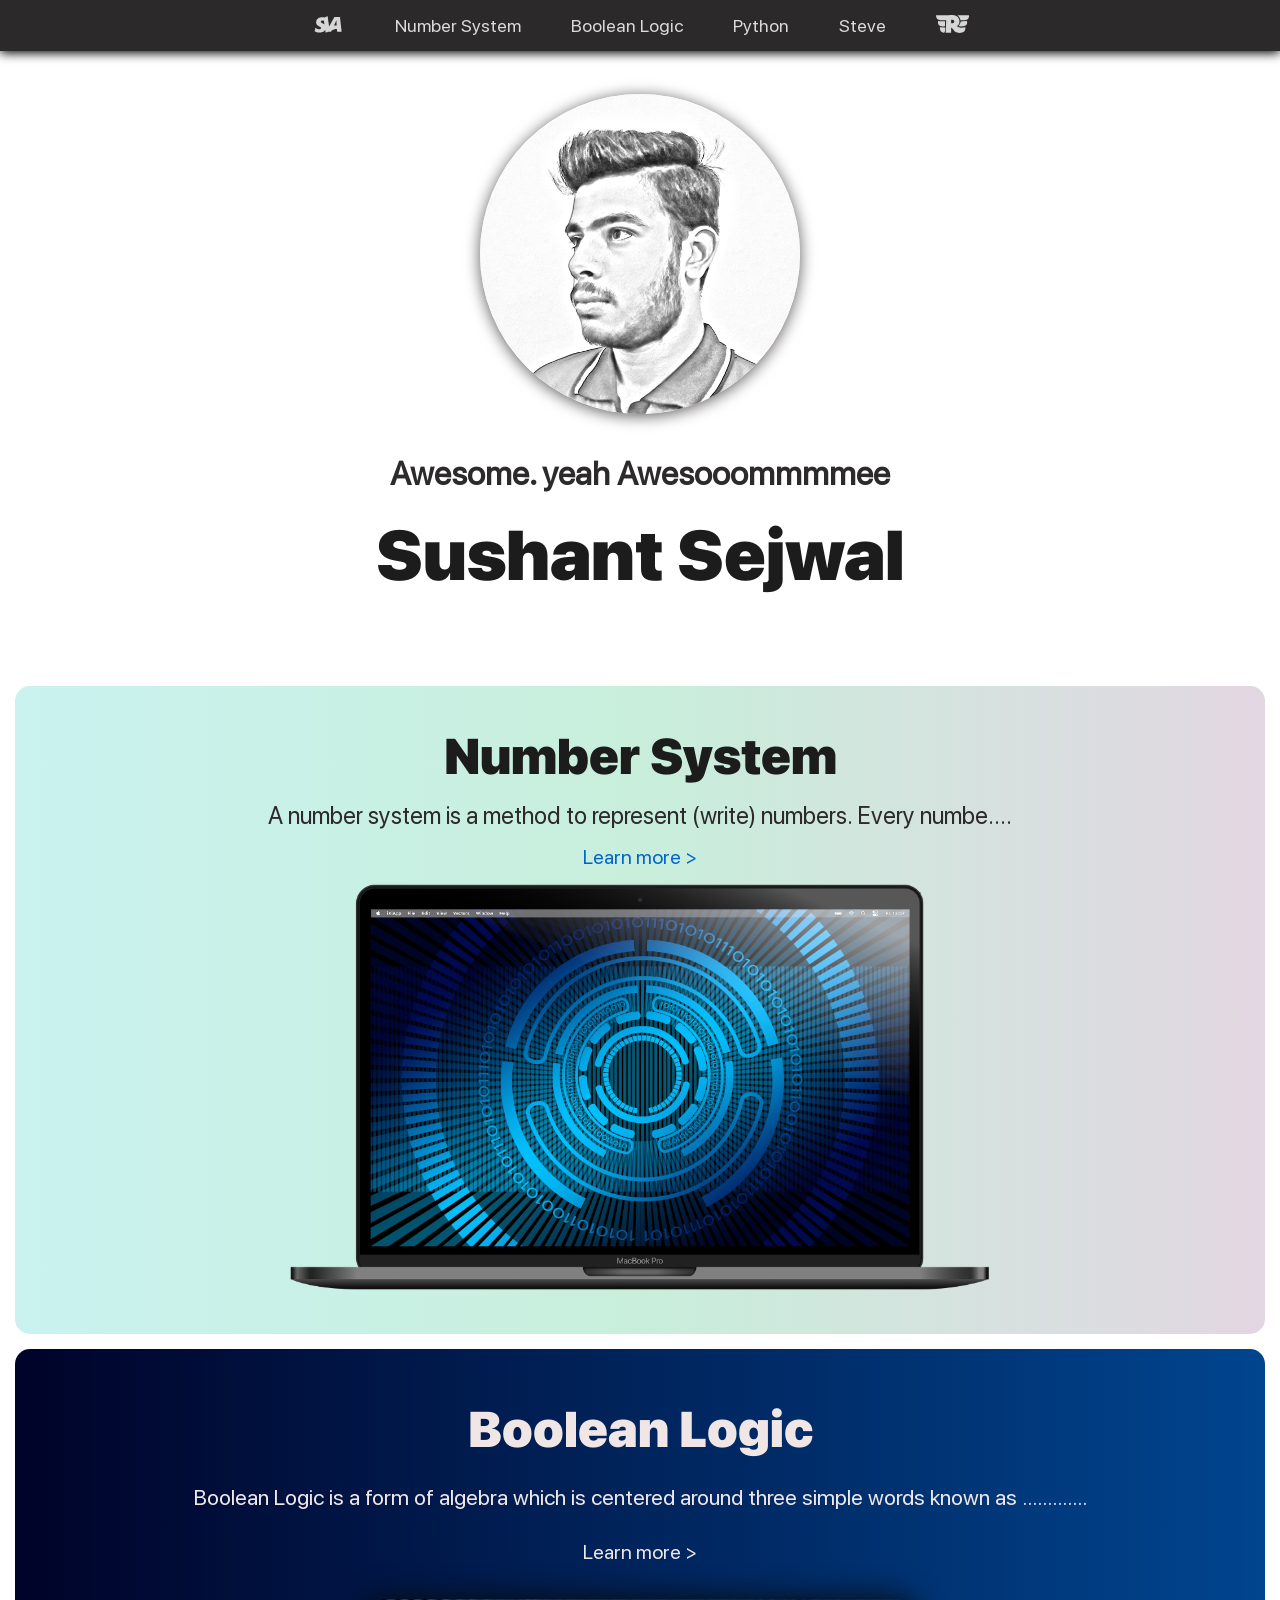
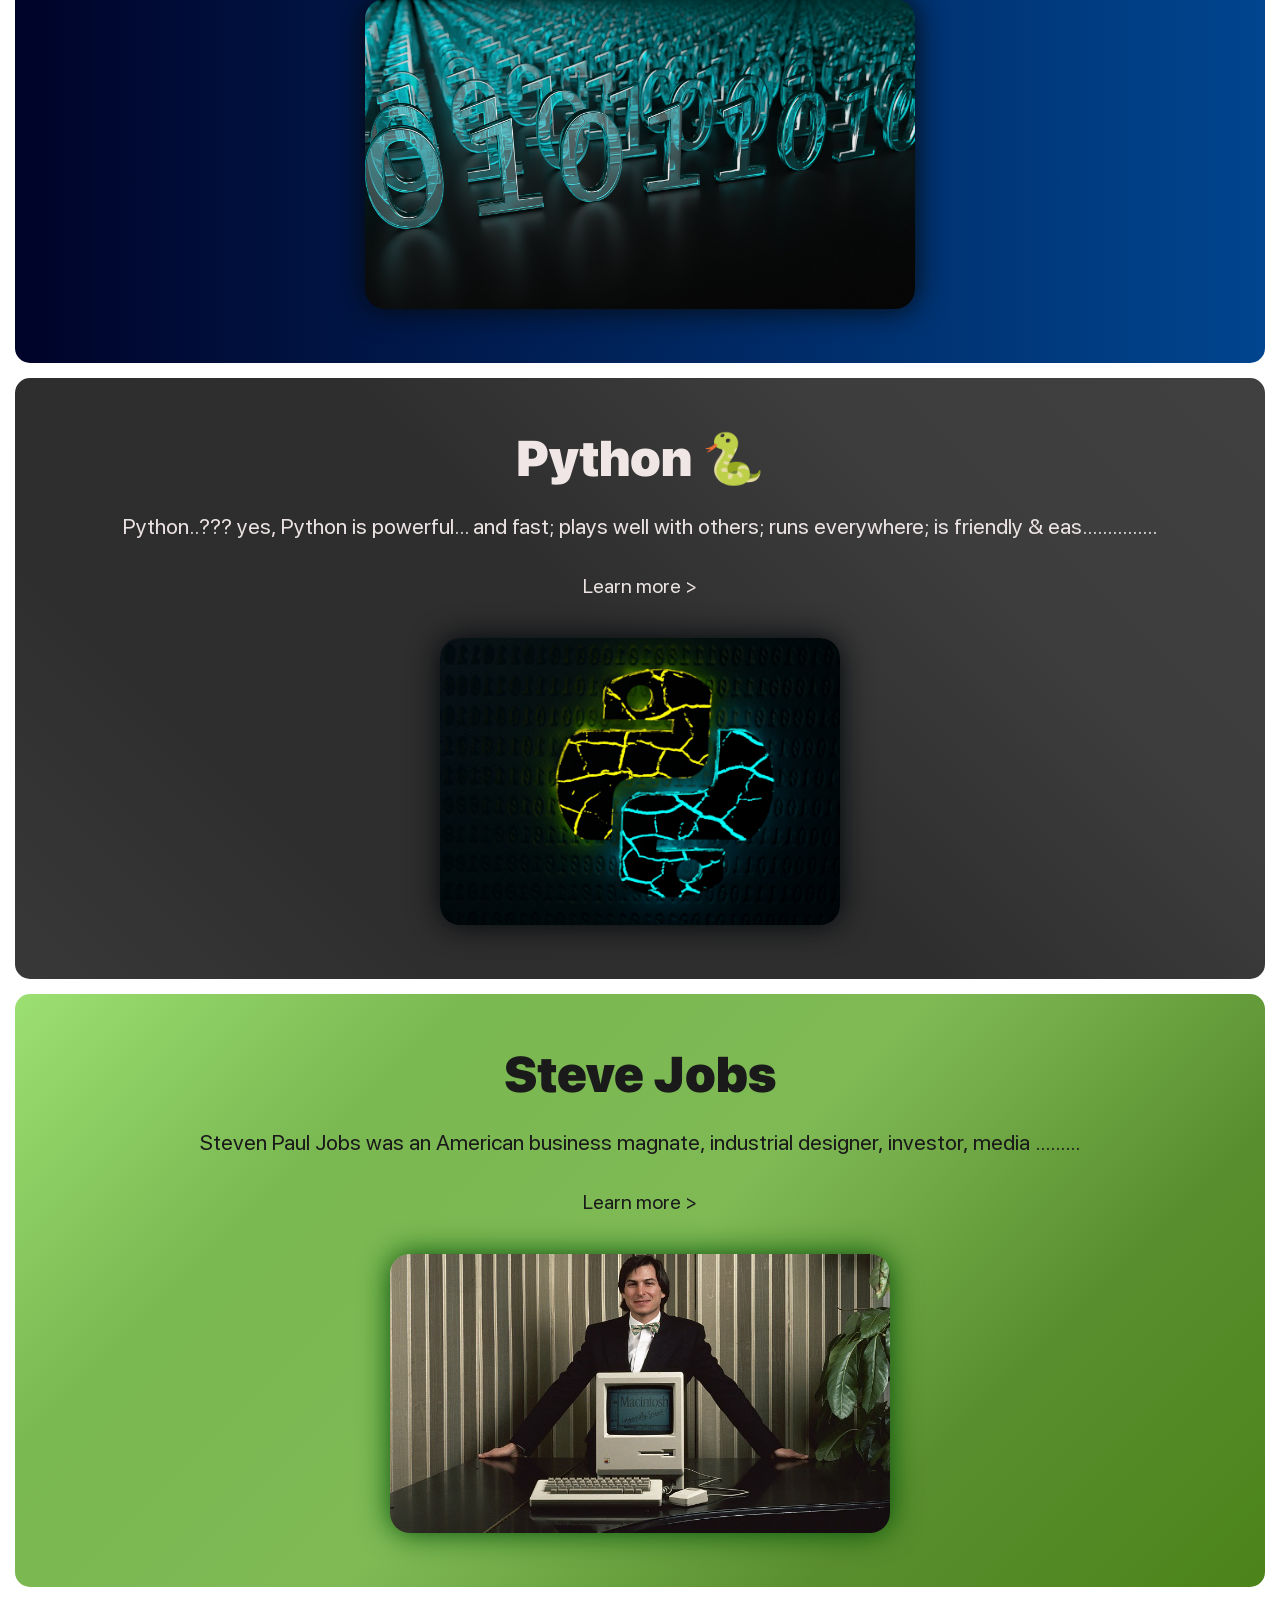
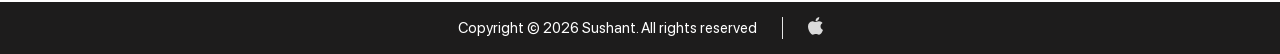
<file: index.html>
<!DOCTYPE html>
<html lang="en">

<head>

    <meta charset="UTF-8">
    <meta http-equiv="X-UA-Compatible" content="IE=edge">
    <meta name="viewport" content="width=device-width, initial-scale=1, viewport-fit=cover">
    <meta name="author" content="Sushant Sejwal">
    <meta name="description" content="A guy who like coding">
    <title>Sushant</title>
    <link rel="stylesheet" href="css/sushant.css">
    <link rel="stylesheet" href="css/navigation.css">
    <link rel="stylesheet" href="css/fonts.css">
    <link rel="preload" href="css/fonts.css" as="style" />
    <script src="js/sushant.js" defer></script>

    <link rel="shortcut icon" href="img/favicon.svg" type="image/x-icon">
    <link rel="icon" href="img/favicon.svg" type="image/x-icon">
    <link rel="apple-touch-icon" href="img/favicon.svg">
    <link rel="mask-icon" href="img/favicon.svg">
    <link rel="canonical" href="https://sushantsejwal.github.io/">
    <link rel="alternate" href="https://sushantsejwal.github.io/sushant/" hreflang="en-US">

</head>

<body>

    <header class="hdr" id="hdr">
        <nav class="navigation-bar" id="navigation-bar">

            <!-- Toggle button -->
            <div class="toggle-btn">
                <span class="toggle-btn-line toggle-btn-line-1"></span>
                <span class="toggle-btn-line toggle-btn-line-2"></span>
            </div>
            <!-- Toggle button -->

            <div class="nav-all-items">
                <ul class="nav-items">
                    <div class="main-item-div">
                        <li class="main-item list"><a class="main-item-a main-item-a-svg-container" href="https://sushantsejwal.github.io/"><svg class="main-item-a-svg" version="1.0" xmlns="http://www.w3.org/2000/svg" width="648.000000pt" height="639.000000pt" viewBox="0 0 648.000000 639.000000" preserveAspectRatio="xMidYMid meet"><metadata> Sushant</metadata><g class="main-logo-svg-g" transform="translate(0.000000,639.000000) scale(0.100000,-0.100000)" fill="#d6d6d6" stroke="none"><path d="M3027 5054 c-5 -6 -99 -42 -142 -55 -16 -5 -39 -13 -50 -18 -11 -5 -47 -19 -80 -30 -33 -11 -85 -30 -115 -41 -30 -12 -68 -26 -85 -31 -16 -5 -39 -13 -50 -18 -105 -48 -184 -54 -369 -31 -105 13 -357 13 -465 -1 -147 -18 -316 -56 -374 -85 -16 -8 -33 -14 -38 -14 -10 0 -143 -63 -174 -83 -54 -34 -175 -130 -211 -168 -68 -71 -131 -165 -179 -264 -25 -52 -45 -99 -45 -105 0 -7 -6 -33 -14 -59 -37 -118 -44 -268 -21 -421 22 -143 39 -189 121 -343 25 -46 177 -190 255 -243 99 -65 90 -61 284 -159 188 -95 191 -97 253 -142 82 -60 112 -116 112 -208 0 -109 -52 -180 -161 -219 -69 -25 -320 -25 -418 -1 -101 25 -172 46 -211 63 -19 8 -51 21 -70 29 -19 9 -42 19 -50 24 -8 4 -37 20 -65 34 -58 31 -70 38 -148 88 -61 40 -77 41 -77 1 0 -13 -6 -50 -14 -82 -8 -31 -22 -93 -31 -137 -10 -44 -23 -107 -30 -140 -7 -33 -21 -96 -30 -140 -9 -44 -21 -100 -27 -125 -25 -103 -25 -103 34 -132 119 -58 249 -105 393 -141 162 -41 220 -49 444 -66 148 -11 454 9 576 39 289 69 458 151 602 291 70 68 153 170 153 188 0 17 27 13 34 -5 4 -10 13 -67 21 -128 14 -106 18 -136 46 -319 7 -44 17 -81 24 -83 12 -5 113 26 215 66 30 12 66 25 80 30 14 5 70 26 125 47 l100 38 320 5 320 5 65 128 c63 123 99 167 138 167 8 0 28 6 45 14 18 8 59 23 92 35 33 11 85 30 115 41 30 12 71 26 90 32 19 6 40 13 45 16 6 4 37 16 70 27 60 21 60 21 63 63 3 34 8 43 25 47 12 3 126 4 252 3 l230 -3 3 -45 c1 -25 7 -83 13 -130 5 -47 14 -151 19 -232 4 -81 11 -152 15 -158 7 -12 933 -14 952 -2 9 5 9 19 3 47 -5 22 -10 60 -10 85 0 25 -6 92 -14 150 -18 129 -36 277 -46 390 -4 47 -12 123 -18 170 -6 47 -18 146 -26 220 -9 74 -20 176 -26 225 -7 50 -14 113 -16 140 -2 28 -11 106 -19 175 -8 69 -21 188 -30 265 -8 77 -20 176 -26 220 -6 44 -14 127 -19 185 -5 58 -14 129 -20 159 -5 29 -10 72 -10 95 0 22 -6 88 -15 146 -20 145 -38 301 -44 390 l-6 75 -591 3 -592 2 -28 -52 c-15 -29 -34 -64 -42 -78 -29 -51 -78 -140 -103 -187 -15 -26 -36 -64 -47 -83 -12 -19 -33 -57 -47 -85 -14 -27 -35 -66 -47 -85 -11 -19 -32 -57 -47 -83 -14 -26 -39 -72 -56 -102 -16 -29 -42 -75 -56 -102 -15 -26 -36 -64 -47 -83 -12 -19 -33 -57 -47 -85 -14 -27 -35 -66 -47 -85 -11 -19 -32 -57 -47 -83 -14 -26 -39 -72 -56 -102 -16 -29 -42 -75 -56 -102 -15 -26 -36 -64 -47 -83 -12 -19 -33 -57 -47 -85 -14 -27 -35 -66 -47 -85 -11 -19 -32 -57 -47 -83 -14 -26 -40 -74 -58 -105 -17 -31 -44 -80 -59 -109 -24 -44 -50 -71 -59 -61 -2 2 -10 62 -20 133 -9 72 -24 173 -31 225 -8 52 -19 127 -24 165 -5 39 -19 133 -30 210 -12 77 -25 174 -30 215 -4 41 -11 86 -14 100 -7 28 -33 216 -46 325 -5 39 -18 133 -30 210 -12 77 -25 172 -30 210 -9 71 -48 349 -49 351 -3 6 -30 12 -34 8z m1913 -1107 c0 -128 7 -313 15 -412 8 -99 15 -242 15 -318 l0 -137 -272 2 c-318 3 -293 -12 -222 135 24 51 64 135 88 185 43 91 93 196 180 380 59 124 89 192 116 258 12 30 28 69 35 85 8 17 16 38 19 48 3 10 10 15 16 12 6 -4 10 -93 10 -238z m-2742 164 l67 -17 12 -80 c7 -43 16 -113 22 -154 5 -41 19 -140 31 -220 11 -80 25 -177 30 -215 5 -39 12 -83 15 -98 10 -39 -21 -36 -71 6 -44 37 -132 100 -154 110 -8 4 -28 16 -45 26 -16 11 -50 31 -75 44 -25 14 -61 34 -80 46 -19 11 -44 25 -55 30 -11 5 -37 21 -58 35 -21 14 -40 26 -43 26 -3 0 -28 18 -57 40 -90 68 -127 131 -127 220 0 46 5 69 24 98 42 67 116 111 206 123 81 10 282 -1 358 -20z"/></g></svg></a></li>
                    </div>
                    <div class="all-other-items">
                        <li class="other-items list"><a class="link_1 link" href="https://sushantsejwal.github.io/NumberSystem/">Number System</a></li>
                        <li class="other-items list"><a class="link_2 link" href="https://sushantsejwal.github.io/BooleanLogic/">Boolean Logic</a></li>
                        <li class="other-items list"><a class="link_3 link" href="https://sushantsejwal.github.io/Python/">Python</a></li>
                        <li class="other-items list"><a class="link_4 link" href="https://sushantsejwal.github.io/Steve/">Steve</a></li>
                    </div>
                    <div class="bullet" id="bullet">
                        <li class="bullet-list" id="bullet-list">
                            <svg viewBox="235.787 199.515 68.489 36.868" xmlns="http://www.w3.org/2000/svg" class="bullet-svg" id="bullet-svg"><g class="bullet-svg-g" id="bullet-svg-g" transform="matrix(1, 0, 0, 1, 272.397095, 47.503841)" fill="#d6d6d6" stroke="none"><path d="m -36.609709,152.08162 c 0.102799,12.41672 12.212214,10.58334 21.166666,10.58334 l -1.058333,25.75277 h 11.2888887 v -10.93611 c 3.928533,1.91453 5.48957504,7.233 9.18598,9.61284 4.236862,2.72768 14.7644563,2.41336 18.2107423,-1.5307 2.0193,-2.31105 2.234847,-5.51074 2.236611,-8.43492 -5.512505,0.74225 -13.964003,2.73227 -17.6388893,-2.46944 8.1008363,-3.91548 6.4678283,-17.37106 -1.072091,-20.90889 -4.82776396,-2.26505 -10.316281,-1.66889 -15.508464,-1.66889 H -36.609709 m 44.4499997,0 v 0.35278 c 3.4434643,2.62361 5.7636833,5.88095 6.3500003,10.23056 6.23323,0 15.290449,1.4104 17.425109,-6.35 0.39087,-1.42053 0.23989,-2.78226 0.21378,-4.23334 H 7.8402907 m -13.052778,16.93334 v -7.40834 c 1.733903,0.01 3.7846,-0.14114 5.25356704,0.95391 2.16005796,1.61008 1.65593796,4.8193 -0.672748,5.98946 -1.36419104,0.68545 -3.10197504,0.46497 -4.58081904,0.46497 m -27.1638887,-4.93889 c 0,1.72473 -0.203412,3.60115 0.186725,5.29166 1.582138,6.85589 8.859132,5.99723 14.277164,5.99723 v -10.58334 c -4.675858,0 -9.973839,0.7179 -14.463889,-0.70555 m 59.972222,0 -8.819444,0.70555 -4.020609,0.36266 -0.9779,3.5179 -3.468158,6.70278 c 6.425847,0 17.962385,1.60055 17.727435,-8.11389 -0.0261,-1.0788 -0.0261,-2.18546 -0.441324,-3.175 m -56.091666,13.05277 c 0,4.50639 0.35888,8.36578 4.938888,10.48668 1.096681,0.508 3.211972,1.29504 4.32943,0.4385 1.959963,-1.50248 1.666311,-7.96184 1.667793,-10.21962 z" id="path111"/></g></svg>
                        </li>
                    </div>
                    <div class="bullet-audio-container" id="bullet-audio-container">
                        <audio src="img/bullet/RE.mp3" class="bullet-audio"  id="bullet-audio"></audio>
                    </div>
                </ul>
            </div>
        </nav>
    </header>

    <section class="sushant-section">
        <div class="sushant-section-container">
            <div class="sushant-image">
                <img src="img/sushant0.jpg" alt="Sushant Sejwal">
            </div>
            <div class="sushant-awesome">
                <h2>Awesome. yeah Awesooommmmee</h2>
            </div>
            <div class="sushant-sejwal">
                <h1>Sushant  Sejwal</h1>
            </div>
        </div>
    </section>
    <section class="section-sushant">
        <div class="number-system">
            <div class="number-system-heading">
                <a href="https://sushantsejwal.github.io/NumberSystem/"><h1>Number System</h1></a>
            </div>
            <div class="number-system-text">
                <a href="https://sushantsejwal.github.io/NumberSystem/"><p>A number system is a method to represent (write) numbers. Every numbe....</p></a>
            </div>
            <div class="number-system-anchor">
                <a href="https://sushantsejwal.github.io/NumberSystem/"><span class="anchor-span-text">Learn more</span> <span class="anchor-span-gt">&gt;</span></a>
            </div>
            <div class="number-system-img">
                <a href="https://sushantsejwal.github.io/NumberSystem/"><img src="img/mac.png" alt="computer number system"></a>
            </div>
        </div>
    </section>
    <section class="boolean-logic-section">
        <div class="boolean-logic">
            <div class="boolean-logic-heading">
                <a href="https://sushantsejwal.github.io/BooleanLogic/"><h1>Boolean Logic</h1></a>
            </div>
            <div class="boolean-logic-text">
                <a href="https://sushantsejwal.github.io/BooleanLogic/"><p>Boolean Logic is a form of algebra which is centered around three simple words known as .............</p></a>
            </div>
            <div class="boolean-logic-anchor">
                <a href="https://sushantsejwal.github.io/BooleanLogic/"><span class="boolean-anchor-span-text">Learn more</span> <span class="boolean-anchor-span-gt">&gt;</span></a>
            </div>
            <div class="boolean-logic-img">
                <a href="https://sushantsejwal.github.io/BooleanLogic/"><img src="img/boolean.jpg" alt="Boolean-logic"></a>
            </div>
        </div>
    </section>
    <section class="sushant-section-python">
        <div class="sushant-python-container">
            <div class="sushant-python-container-centre">
                <div class="sushant-python-heading">
                    <a href="https://sushantsejwal.github.io/Python/"><h1>Python <span class="python-emoji">🐍</span></h1></a>
                </div>
                <div class="sushant-python-text">
                    <a href="https://sushantsejwal.github.io/Python/"><p>Python..??? yes, Python is powerful... and fast; plays well with others; runs everywhere; is friendly & eas...............</p></a>
                </div>
                <div class="sushant-python-anchor">
                    <a href="https://sushantsejwal.github.io/Python/"><span class="python-anchor-span-text">Learn more</span> <span class="python-anchor-span-gt">&gt;</span></a>
                </div>
                <div class="sushant-python-img">
                    <a href="https://sushantsejwal.github.io/Python/"><img src="img/python.jpg" alt="Python"></a>
                </div>
            </div>
        </div>
    </section>
    <section class="sushant-section-steve">
        <div class="sushant-steve-container">
            <div class="sushant-steve-container-centre">
                <div class="sushant-steve-heading">
                    <a href="https://sushantsejwal.github.io/Steve/"><h1>Steve Jobs</h1></a>
                </div>
                <div class="sushant-steve-text">
                    <a href="https://sushantsejwal.github.io/Steve/"><p>Steven Paul Jobs was an American business magnate, industrial designer, investor, media .........</p></a>
                </div>
                <div class="sushant-steve-anchor">
                    <a href="https://sushantsejwal.github.io/Steve/"><span class="steve-anchor-span-text">Learn more</span> <span class="steve-anchor-span-gt">&gt;</span></a>
                </div>
                <div class="sushant-steve-img">
                    <a href="https://sushantsejwal.github.io/Steve/"><img src="img/steve.jpg" alt="steve"></a>
                </div>
            </div>
        </div>
    </section>
    
    <footer>
        <div class="footer">
            <div class="copy-right">
                <p id="footer-para" class="footer-para">
                    <span id="footer-para-text" class="footer-para-text"></span>
                    <span id="footer-para-svg" class="footer-para-svg">
                        <a class="link-to-apple" class="" href="https://www.apple.com/in/" target="_blank">
                            <svg class="link-tp-apple-svg" viewBox="219.235 227.818 50.141 59.277" xmlns="http://www.w3.org/2000/svg">
                                <g class="link-to-apple-svg-g" version="1.0" fill="#dadada" stroke="none">
                                    <path d="M 261.018 284.707 C 257.803 287.828 254.255 287.341 250.874 285.87 C 247.279 284.369 243.993 284.274 240.196 285.87 C 235.468 287.911 232.959 287.318 230.111 284.707 C 214.036 268.157 215.963 242.723 234.679 241.996 C 239.198 242.102 242.213 244.446 244.823 244.63 C 248.703 243.841 252.416 241.581 256.569 241.878 C 261.558 242.281 265.289 244.251 267.78 247.792 C 257.518 253.961 259.95 267.486 269.376 271.283 C 267.49 276.237 265.069 281.13 261.012 284.749 L 261.018 284.707 Z M 244.467 241.819 C 243.987 234.463 249.949 228.412 256.806 227.818 C 257.75 236.302 249.094 242.649 244.467 241.819 Z" id="path2"/>
                                </g>
                            </svg>
                        </a>
                    </span>
                </p>
            </div>
        </div>
    </footer>

</body>

</html>
</file>
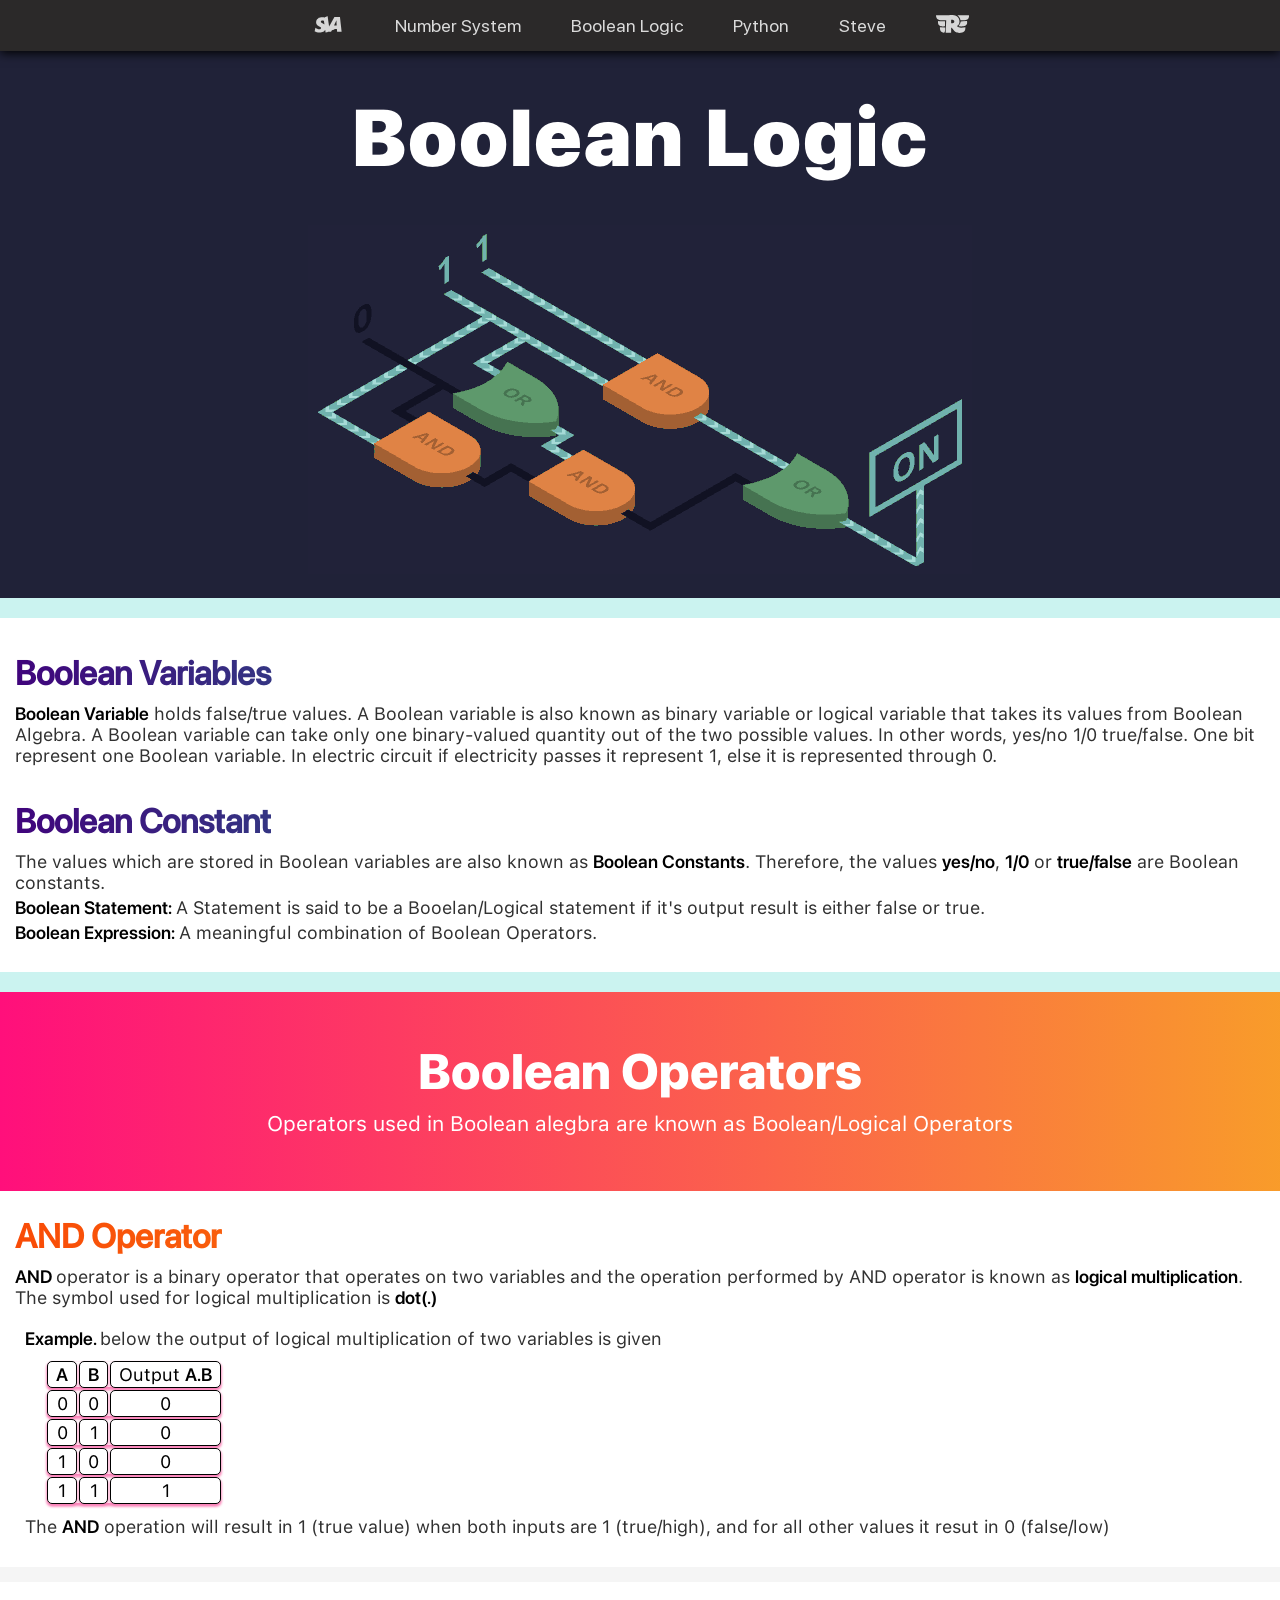
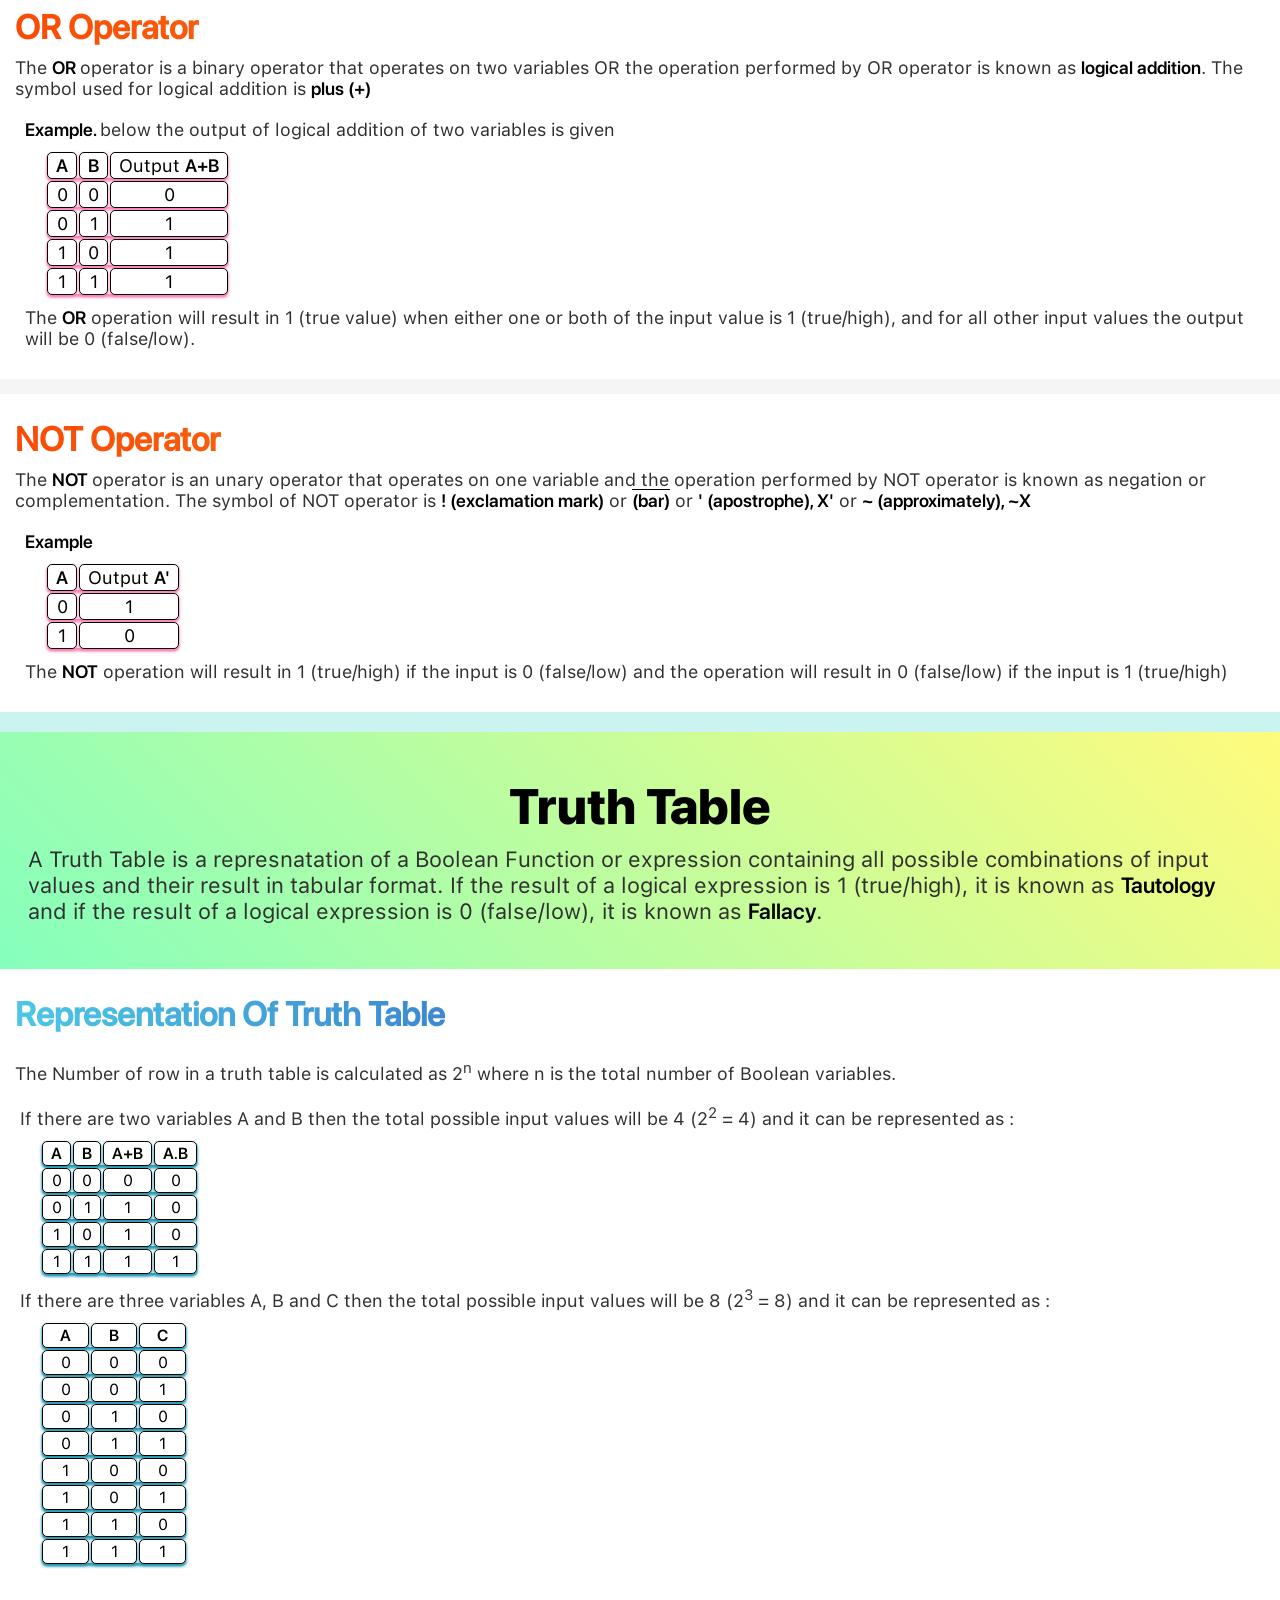
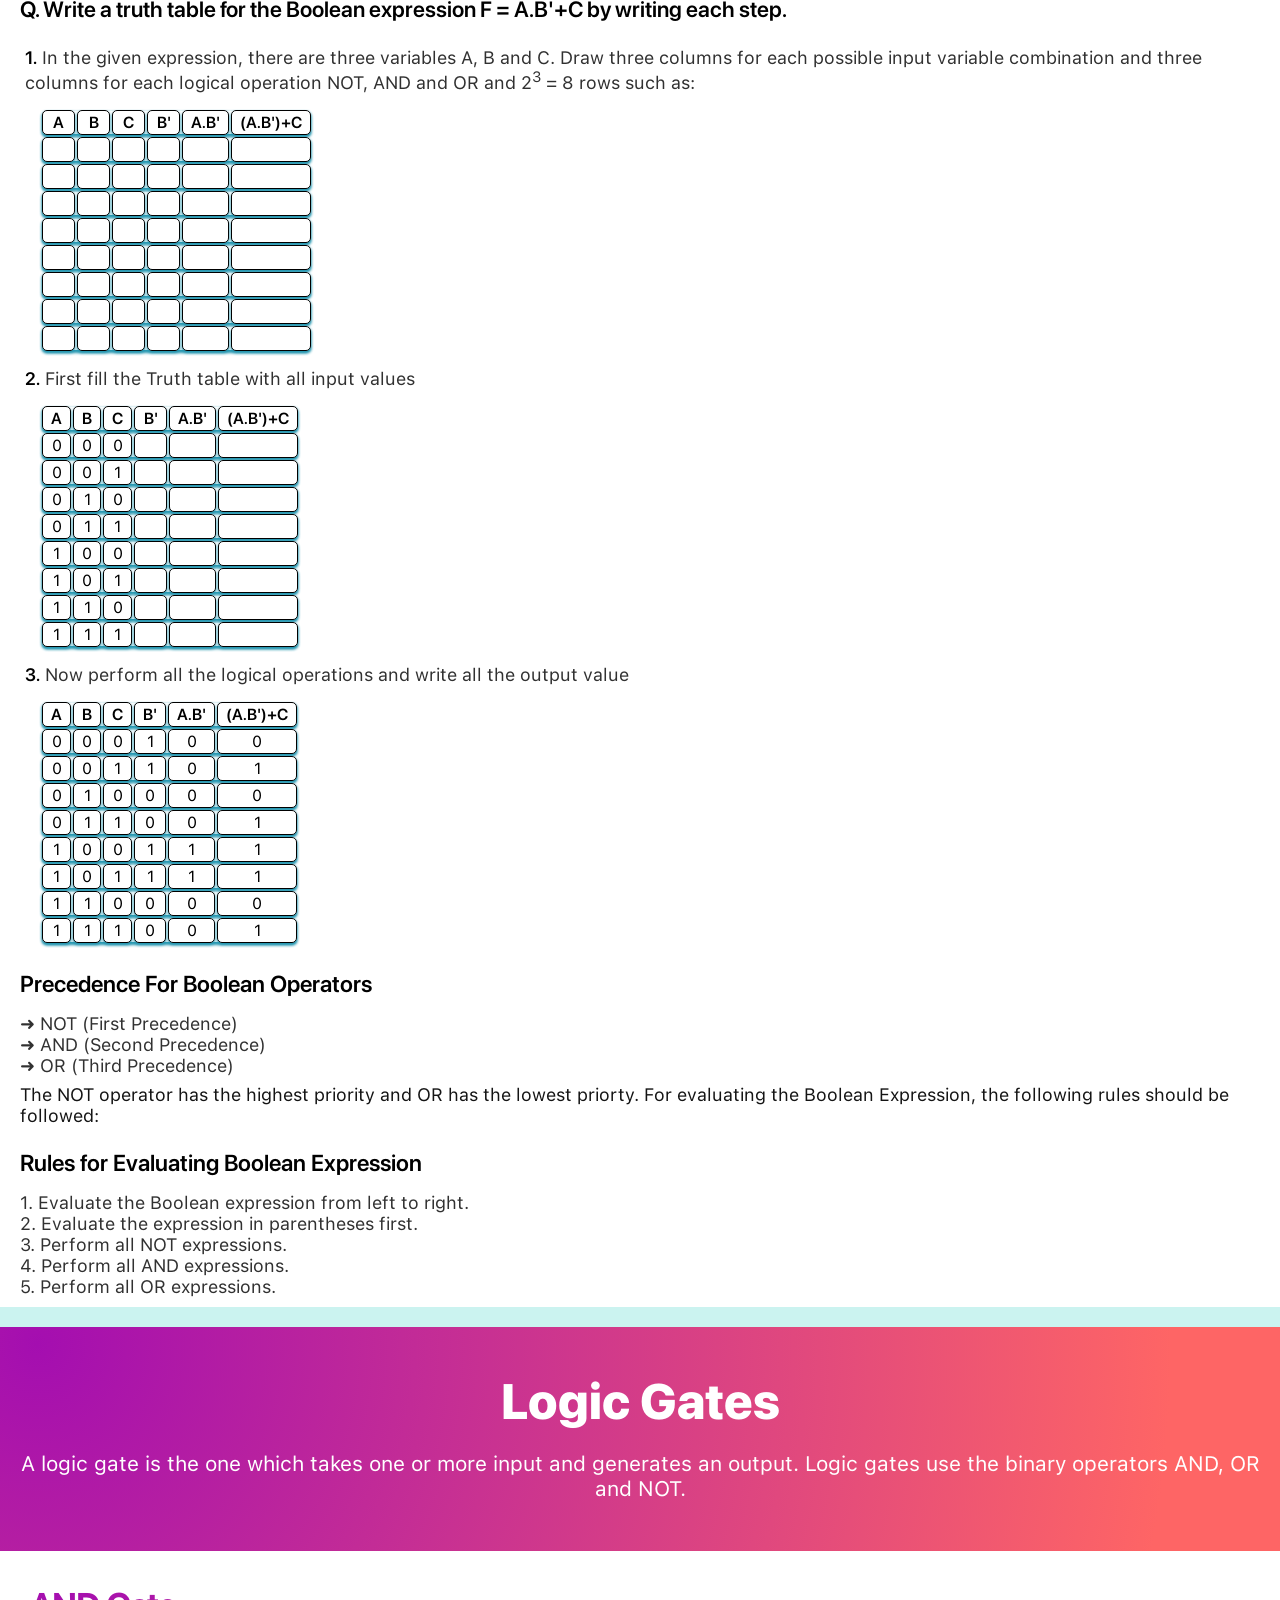
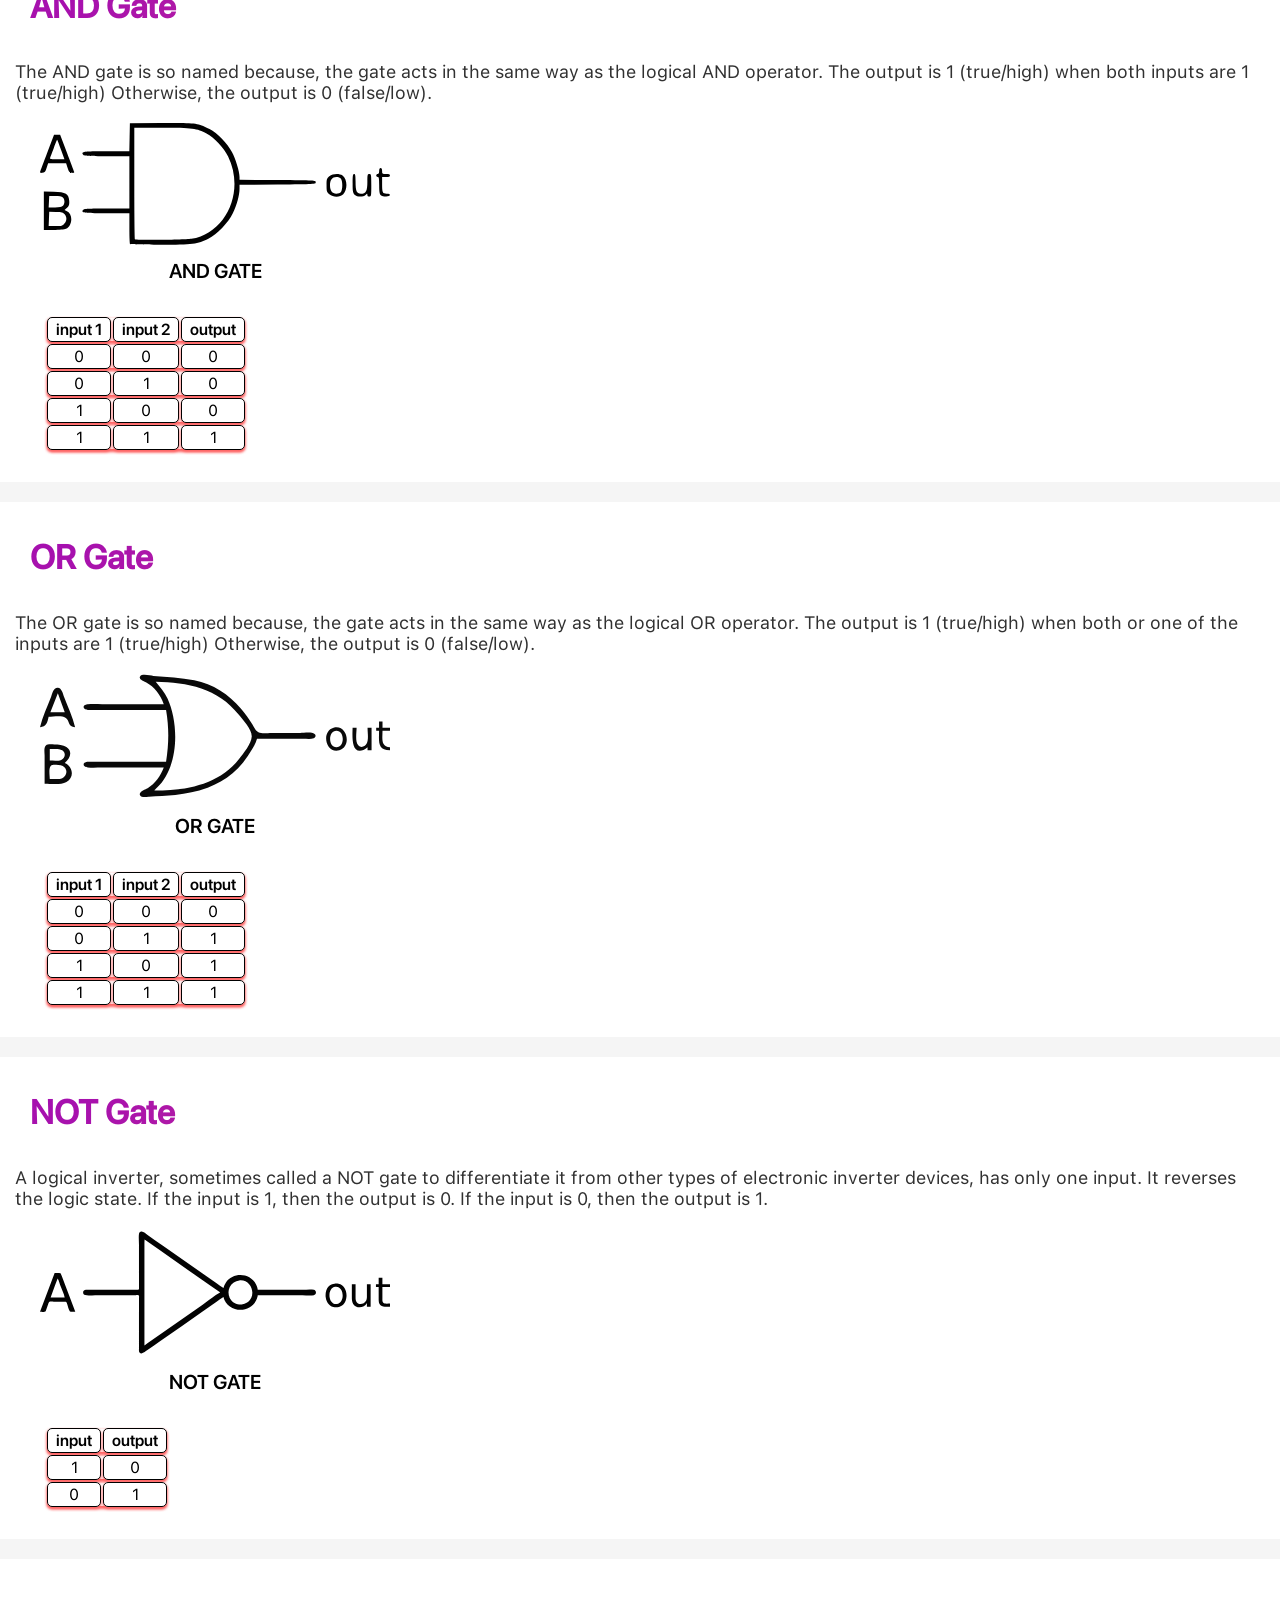
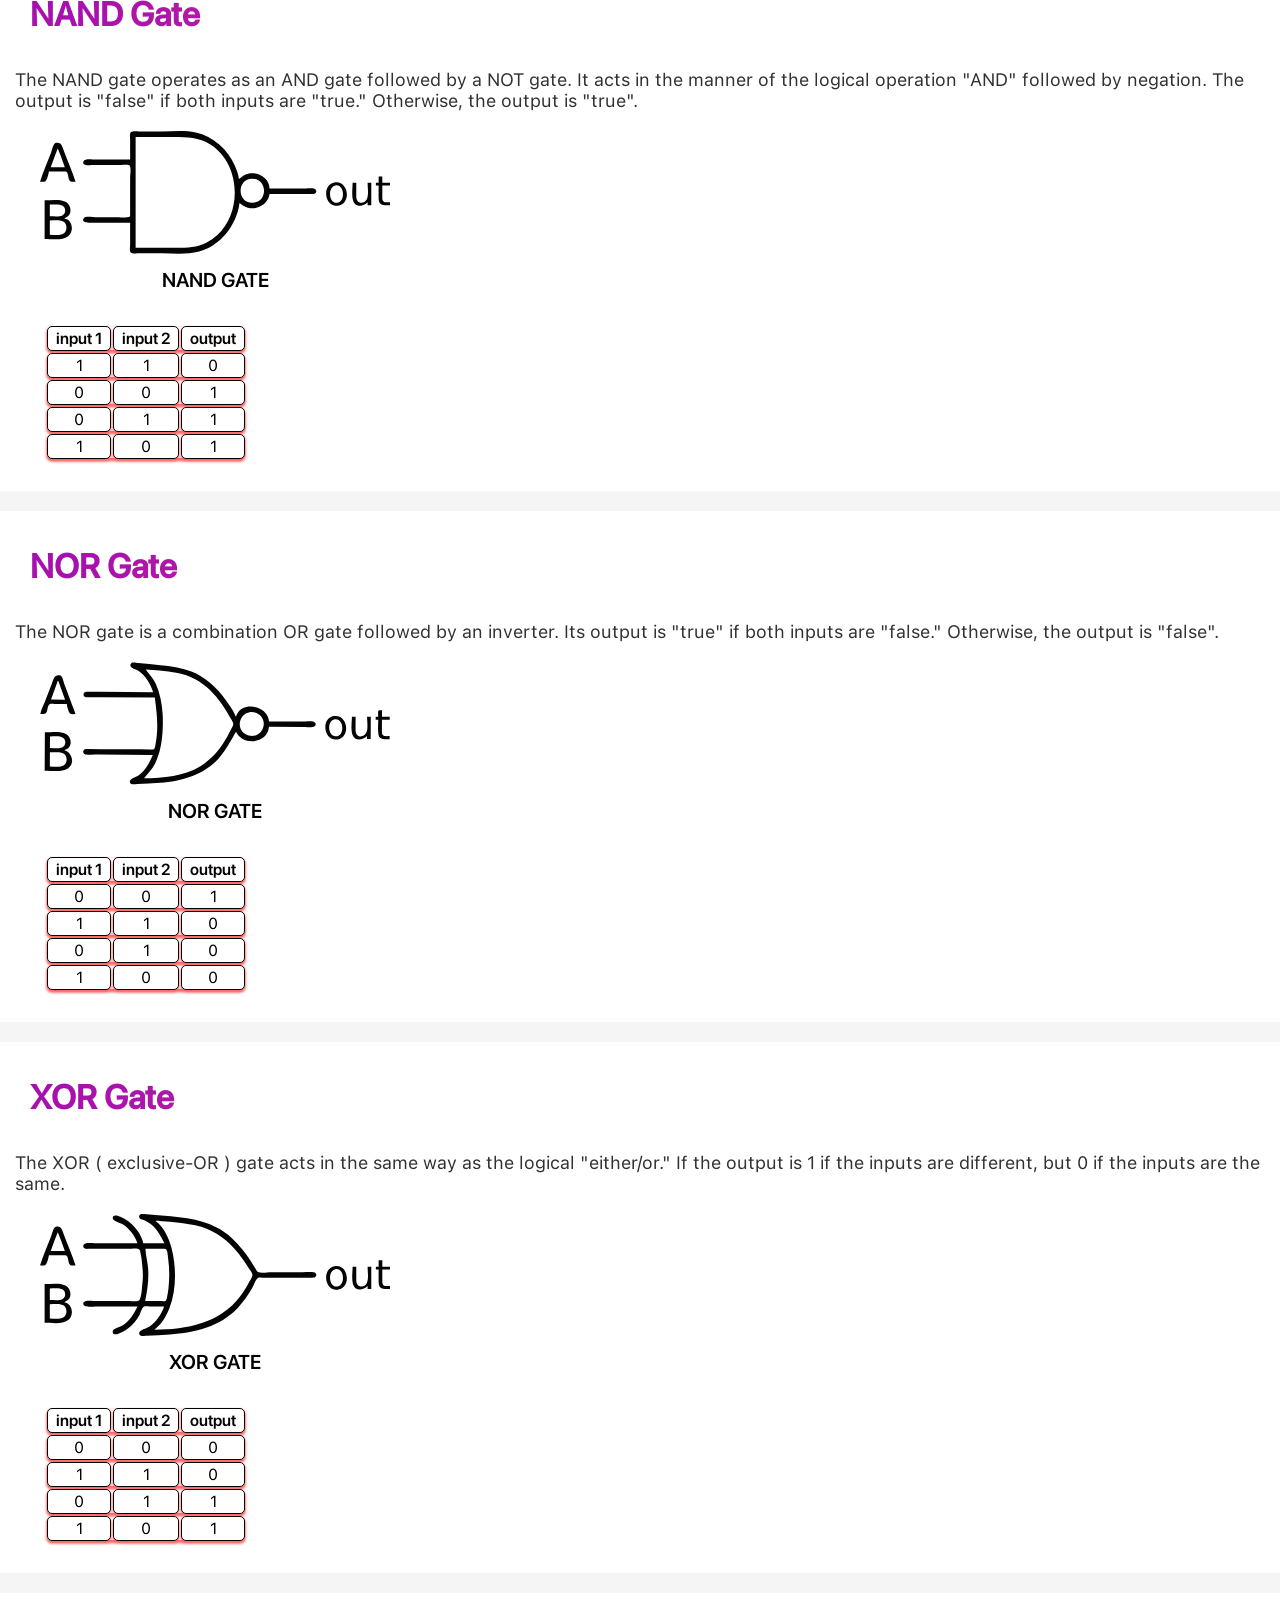
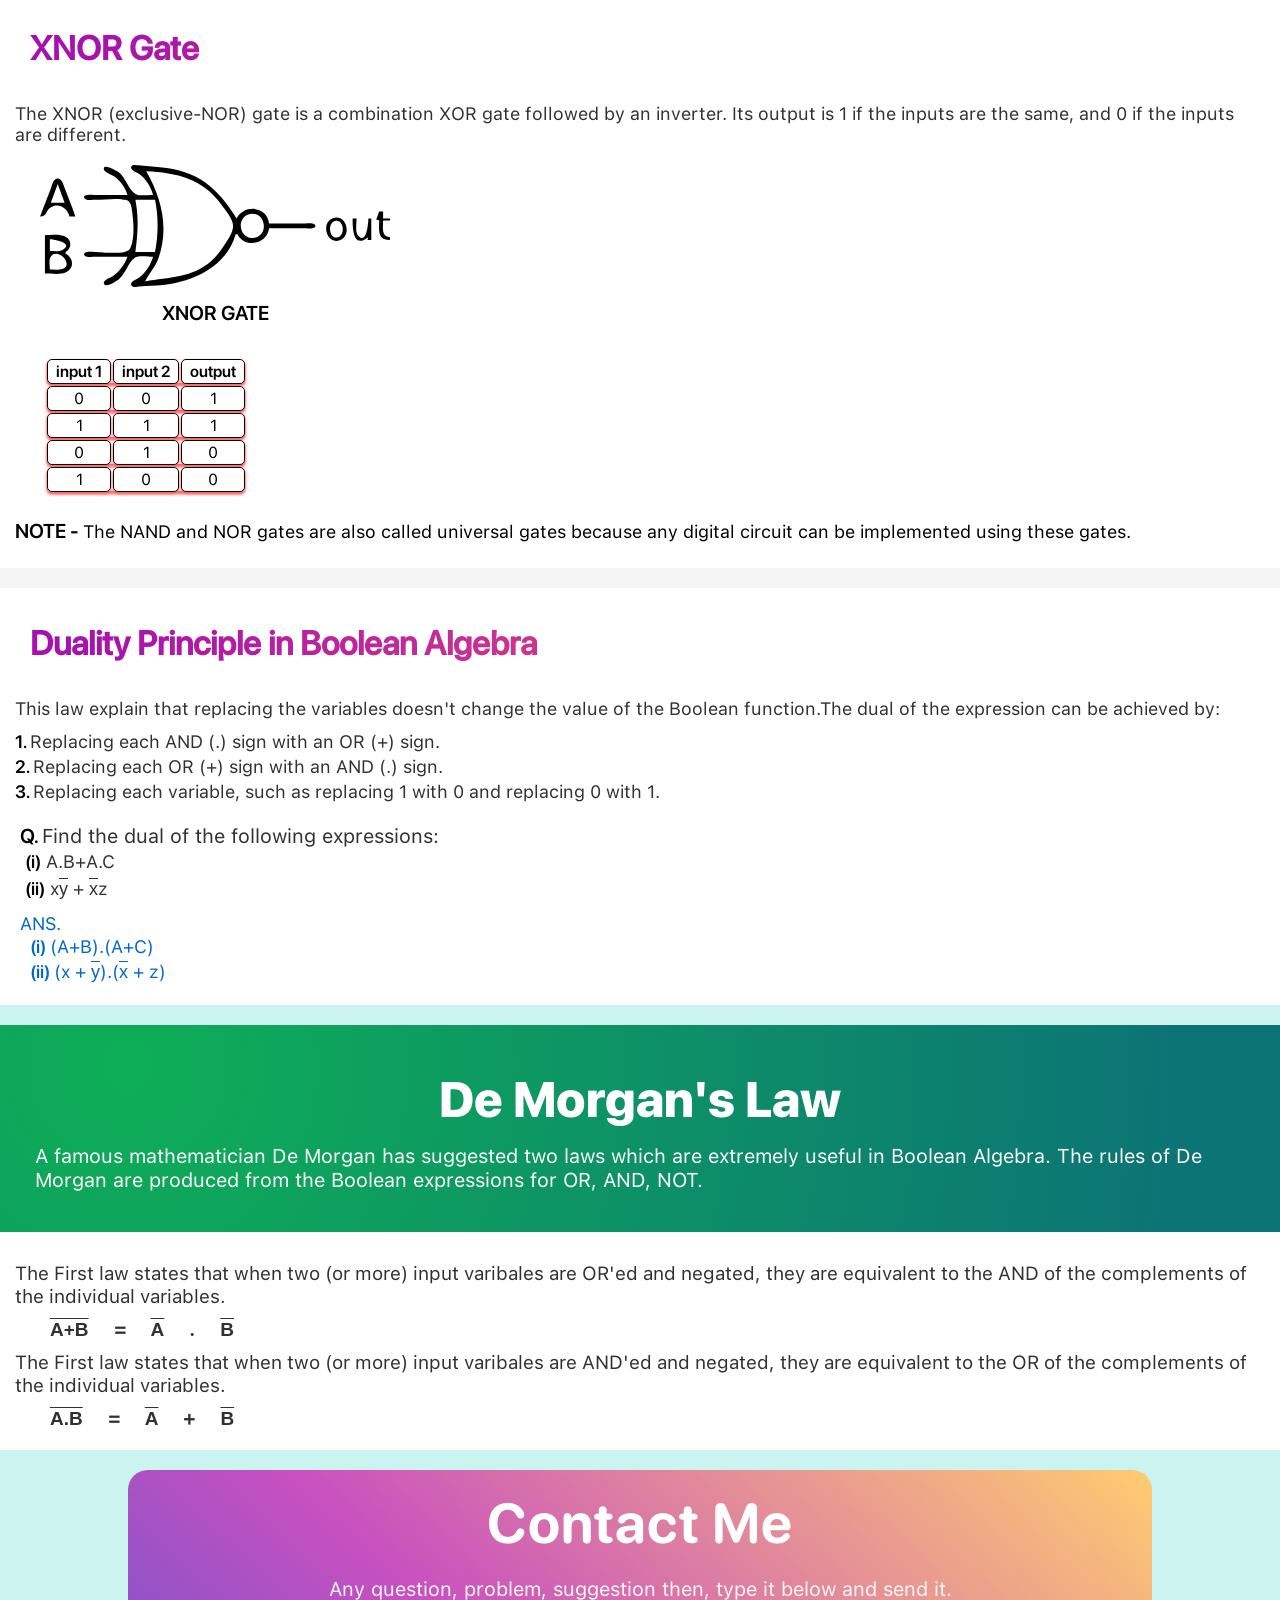
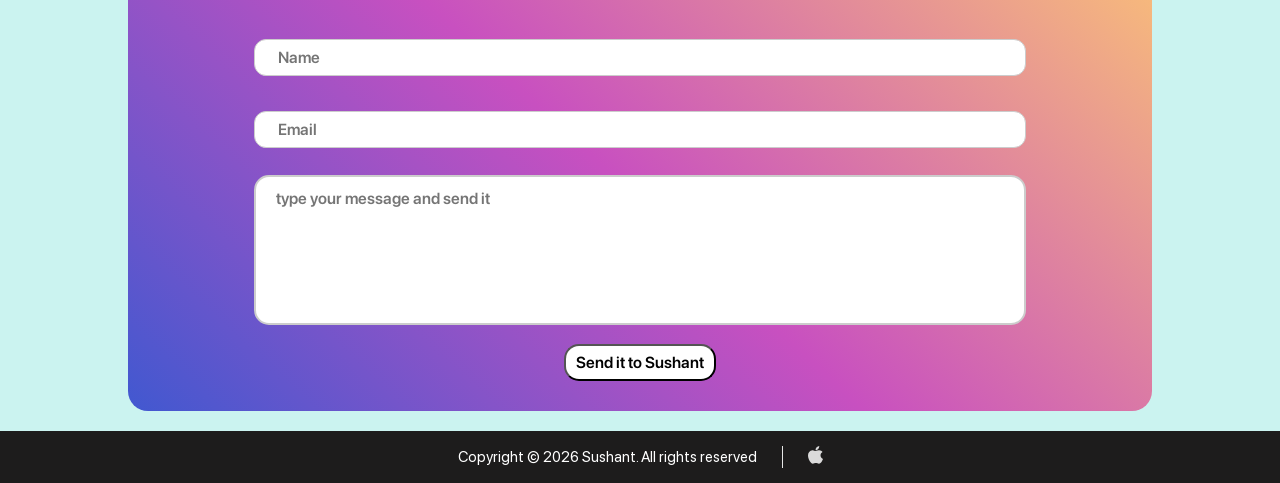
<file: BooleanLogic/index.html>
<!DOCTYPE html>
<html lang="en">

<head>

    <meta charset="UTF-8">
    <meta http-equiv="X-UA-Compatible" content="IE=edge">
    <meta name="viewport" content="width=device-width, initial-scale=1, viewport-fit=cover">
    <meta name="author" content="Sushant Sejwal">
    <meta name="description" content="Boolean Logic is a form of algebra which is centered around three simple words known as Boolean Operators: 'OR', 'AND', and 'NOT'. At the heart of Boolean Logic is the idea that all values are either true or false.">
    <title>Boolean Logic - Sushant</title>
    <link rel="stylesheet" href="css/boolean-navigation.css">
    <link rel="stylesheet" href="css/bolean.css" preload>
    <link rel="stylesheet" href="css/font.css">
    <link rel="preload" href="css/bolean.css" as="style" />
    <link rel="preload" href="css/font.css" as="style" />

    <link rel="shortcut icon" href="images/SushantBlack.svg" type="image/x-icon">
    <link rel="icon" href="images/SushantBlack.svg" type="image/x-icon">
    <link rel="apple-touch-icon" href="images/SushantBlack.svg">
    <link rel="mask-icon" href="images/SushantBlack.svg">
    <link rel="canonical" href="https://sushantsejwal.github.io/BooleanLogic/">
    <link rel="alternate" href="https://sushantsejwal.github.io/sushant/BooleanLogic/" hreflang="en-US">

</head>
<body>

    <header class="hdr" id="hdr">
        <nav class="navigation-bar" id="navigation-bar">

            <!-- Toggle button -->
            <div class="toggle-btn">
                <span class="toggle-btn-line toggle-btn-line-1"></span>
                <span class="toggle-btn-line toggle-btn-line-2"></span>
            </div>
            <!-- Toggle button -->

            <div class="nav-all-items">
                <ul class="nav-items">
                    <div class="main-item-div">
                        <li class="main-item list"><a class="main-item-a main-item-a-svg-container" href="https://sushantsejwal.github.io/"><svg class="main-item-a-svg" version="1.0" xmlns="http://www.w3.org/2000/svg" width="648.000000pt" height="639.000000pt" viewBox="0 0 648.000000 639.000000" preserveAspectRatio="xMidYMid meet"><metadata> Sushant</metadata><g class="main-logo-svg-g" transform="translate(0.000000,639.000000) scale(0.100000,-0.100000)" fill="#d6d6d6" stroke="none"><path d="M3027 5054 c-5 -6 -99 -42 -142 -55 -16 -5 -39 -13 -50 -18 -11 -5 -47 -19 -80 -30 -33 -11 -85 -30 -115 -41 -30 -12 -68 -26 -85 -31 -16 -5 -39 -13 -50 -18 -105 -48 -184 -54 -369 -31 -105 13 -357 13 -465 -1 -147 -18 -316 -56 -374 -85 -16 -8 -33 -14 -38 -14 -10 0 -143 -63 -174 -83 -54 -34 -175 -130 -211 -168 -68 -71 -131 -165 -179 -264 -25 -52 -45 -99 -45 -105 0 -7 -6 -33 -14 -59 -37 -118 -44 -268 -21 -421 22 -143 39 -189 121 -343 25 -46 177 -190 255 -243 99 -65 90 -61 284 -159 188 -95 191 -97 253 -142 82 -60 112 -116 112 -208 0 -109 -52 -180 -161 -219 -69 -25 -320 -25 -418 -1 -101 25 -172 46 -211 63 -19 8 -51 21 -70 29 -19 9 -42 19 -50 24 -8 4 -37 20 -65 34 -58 31 -70 38 -148 88 -61 40 -77 41 -77 1 0 -13 -6 -50 -14 -82 -8 -31 -22 -93 -31 -137 -10 -44 -23 -107 -30 -140 -7 -33 -21 -96 -30 -140 -9 -44 -21 -100 -27 -125 -25 -103 -25 -103 34 -132 119 -58 249 -105 393 -141 162 -41 220 -49 444 -66 148 -11 454 9 576 39 289 69 458 151 602 291 70 68 153 170 153 188 0 17 27 13 34 -5 4 -10 13 -67 21 -128 14 -106 18 -136 46 -319 7 -44 17 -81 24 -83 12 -5 113 26 215 66 30 12 66 25 80 30 14 5 70 26 125 47 l100 38 320 5 320 5 65 128 c63 123 99 167 138 167 8 0 28 6 45 14 18 8 59 23 92 35 33 11 85 30 115 41 30 12 71 26 90 32 19 6 40 13 45 16 6 4 37 16 70 27 60 21 60 21 63 63 3 34 8 43 25 47 12 3 126 4 252 3 l230 -3 3 -45 c1 -25 7 -83 13 -130 5 -47 14 -151 19 -232 4 -81 11 -152 15 -158 7 -12 933 -14 952 -2 9 5 9 19 3 47 -5 22 -10 60 -10 85 0 25 -6 92 -14 150 -18 129 -36 277 -46 390 -4 47 -12 123 -18 170 -6 47 -18 146 -26 220 -9 74 -20 176 -26 225 -7 50 -14 113 -16 140 -2 28 -11 106 -19 175 -8 69 -21 188 -30 265 -8 77 -20 176 -26 220 -6 44 -14 127 -19 185 -5 58 -14 129 -20 159 -5 29 -10 72 -10 95 0 22 -6 88 -15 146 -20 145 -38 301 -44 390 l-6 75 -591 3 -592 2 -28 -52 c-15 -29 -34 -64 -42 -78 -29 -51 -78 -140 -103 -187 -15 -26 -36 -64 -47 -83 -12 -19 -33 -57 -47 -85 -14 -27 -35 -66 -47 -85 -11 -19 -32 -57 -47 -83 -14 -26 -39 -72 -56 -102 -16 -29 -42 -75 -56 -102 -15 -26 -36 -64 -47 -83 -12 -19 -33 -57 -47 -85 -14 -27 -35 -66 -47 -85 -11 -19 -32 -57 -47 -83 -14 -26 -39 -72 -56 -102 -16 -29 -42 -75 -56 -102 -15 -26 -36 -64 -47 -83 -12 -19 -33 -57 -47 -85 -14 -27 -35 -66 -47 -85 -11 -19 -32 -57 -47 -83 -14 -26 -40 -74 -58 -105 -17 -31 -44 -80 -59 -109 -24 -44 -50 -71 -59 -61 -2 2 -10 62 -20 133 -9 72 -24 173 -31 225 -8 52 -19 127 -24 165 -5 39 -19 133 -30 210 -12 77 -25 174 -30 215 -4 41 -11 86 -14 100 -7 28 -33 216 -46 325 -5 39 -18 133 -30 210 -12 77 -25 172 -30 210 -9 71 -48 349 -49 351 -3 6 -30 12 -34 8z m1913 -1107 c0 -128 7 -313 15 -412 8 -99 15 -242 15 -318 l0 -137 -272 2 c-318 3 -293 -12 -222 135 24 51 64 135 88 185 43 91 93 196 180 380 59 124 89 192 116 258 12 30 28 69 35 85 8 17 16 38 19 48 3 10 10 15 16 12 6 -4 10 -93 10 -238z m-2742 164 l67 -17 12 -80 c7 -43 16 -113 22 -154 5 -41 19 -140 31 -220 11 -80 25 -177 30 -215 5 -39 12 -83 15 -98 10 -39 -21 -36 -71 6 -44 37 -132 100 -154 110 -8 4 -28 16 -45 26 -16 11 -50 31 -75 44 -25 14 -61 34 -80 46 -19 11 -44 25 -55 30 -11 5 -37 21 -58 35 -21 14 -40 26 -43 26 -3 0 -28 18 -57 40 -90 68 -127 131 -127 220 0 46 5 69 24 98 42 67 116 111 206 123 81 10 282 -1 358 -20z"/></g></svg></a></li>
                    </div>
                    <div class="all-other-items">
                        <li class="other-items list"><a class="link_1 link" href="https://sushantsejwal.github.io/NumberSystem/">Number System</a></li>
                        <li class="other-items list"><a class="link_2 link" href="https://sushantsejwal.github.io/BooleanLogic/">Boolean Logic</a></li>
                        <li class="other-items list"><a class="link_3 link" href="https://sushantsejwal.github.io/Python/">Python</a></li>
                        <li class="other-items list"><a class="link_4 link" href="https://sushantsejwal.github.io/Steve/">Steve</a></li>
                    </div>
                    <div class="bullet" id="bullet">
                        <li class="bullet-list" id="bullet-list">
                            <svg viewBox="235.787 199.515 68.489 36.868" xmlns="http://www.w3.org/2000/svg" class="bullet-svg" id="bullet-svg"><g class="bullet-svg-g" id="bullet-svg-g" transform="matrix(1, 0, 0, 1, 272.397095, 47.503841)" fill="#d6d6d6" stroke="none"><path d="m -36.609709,152.08162 c 0.102799,12.41672 12.212214,10.58334 21.166666,10.58334 l -1.058333,25.75277 h 11.2888887 v -10.93611 c 3.928533,1.91453 5.48957504,7.233 9.18598,9.61284 4.236862,2.72768 14.7644563,2.41336 18.2107423,-1.5307 2.0193,-2.31105 2.234847,-5.51074 2.236611,-8.43492 -5.512505,0.74225 -13.964003,2.73227 -17.6388893,-2.46944 8.1008363,-3.91548 6.4678283,-17.37106 -1.072091,-20.90889 -4.82776396,-2.26505 -10.316281,-1.66889 -15.508464,-1.66889 H -36.609709 m 44.4499997,0 v 0.35278 c 3.4434643,2.62361 5.7636833,5.88095 6.3500003,10.23056 6.23323,0 15.290449,1.4104 17.425109,-6.35 0.39087,-1.42053 0.23989,-2.78226 0.21378,-4.23334 H 7.8402907 m -13.052778,16.93334 v -7.40834 c 1.733903,0.01 3.7846,-0.14114 5.25356704,0.95391 2.16005796,1.61008 1.65593796,4.8193 -0.672748,5.98946 -1.36419104,0.68545 -3.10197504,0.46497 -4.58081904,0.46497 m -27.1638887,-4.93889 c 0,1.72473 -0.203412,3.60115 0.186725,5.29166 1.582138,6.85589 8.859132,5.99723 14.277164,5.99723 v -10.58334 c -4.675858,0 -9.973839,0.7179 -14.463889,-0.70555 m 59.972222,0 -8.819444,0.70555 -4.020609,0.36266 -0.9779,3.5179 -3.468158,6.70278 c 6.425847,0 17.962385,1.60055 17.727435,-8.11389 -0.0261,-1.0788 -0.0261,-2.18546 -0.441324,-3.175 m -56.091666,13.05277 c 0,4.50639 0.35888,8.36578 4.938888,10.48668 1.096681,0.508 3.211972,1.29504 4.32943,0.4385 1.959963,-1.50248 1.666311,-7.96184 1.667793,-10.21962 z" id="path111"/></g></svg>
                        </li>
                    </div>
                    <div class="bullet-audio-container" id="bullet-audio-container">
                        <audio src="images/audio/RE.mp3" class="bullet-audio"  id="bullet-audio"></audio>
                    </div>
                </ul>
            </div>
        </nav>
    </header>

    <section class="boolean-section" id="boolean-section">
        <!-- boolean section heading -->
        <div class="booelan-section-heading" id="booelan-section-heading">
            <div class="booelan-section-heading-text" id="booelan-section-heading-text">
                <h1 class="booelan-section-heading-text-h1" id="booelan-section-heading-text-h1">Boolean Logic</h1>
            </div>
            <div class="booelan-section-heading-image" id="booelan-section-heading-image">
                <img src="images/boolean logic/boolean-logic.gif" alt="Logic Operators" class="booelan-section-heading-img" id="booelan-section-heading-img">
            </div>
        </div>
        <!-- Boolean logic terms -->
        <div class="boolean-logic-terms" id="boolean-logic-terms">
            <!-- Boolean Variable -->
            <div class="boolean-variable" id="boolean-variable">
                <div class="boolean-variable-heading" id="boolean-variable-heading">
                    <h1 class="boolean-variable-heading-h1" id="boolean-variable-heading-h1">Boolean Variables</h1>
                </div>
                <div class="boolean-variable-text" id="boolean-variable-text">
                    <p class="boolean-variable-text-p" id="boolean-variable-text-p"><b>Boolean Variable</b> holds false/true values. A Boolean variable is also known as binary variable or logical variable that takes its values from Boolean Algebra. A Boolean variable can take only one binary-valued quantity out of the two possible values. In other words, yes/no 1/0 true/false. One bit represent one Boolean variable. In electric circuit if electricity passes it represent 1, else it is represented through 0.</p> 
                </div>
            </div>
            <div class="boolean-constant" id="boolean-constant">
                <div class="boolean-constant-heading" id="boolean-constant-heading">
                    <h1 class="boolean-constant-heading-h1" id="boolean-constant-heading-h1">Boolean Constant</h1>
                </div>
                <div class="boolean-constant-text" id="boolean-constant-text">
                    <p class="boolean-constant-text-p" id="boolean-constant-text-p">The values which are stored in Boolean variables are also known as <b>Boolean Constants</b>. Therefore, the values <b>yes/no</b>, <b>1/0</b> or <b>true/false</b> are Boolean constants.</p>
                    <p class="boolean-statement-text-p" id="boolean-statement-text-p"><b>Boolean Statement: </b> A Statement is said to be a Booelan/Logical statement if it's output result is either false or true. </p>
                    <p class="boolean-expression-text-p" id="boolean-expression-text-p"><b>Boolean Expression: </b> A meaningful combination of Boolean Operators.</p>
                </div>
            </div>
        </div>
        <!-- boolean operator -->
        <div class="boolean-operators" id="boolean-operators">
            <div class="boolean-operators-head">
                <div class="boolean-operators-heading" id="boolean-operators-heading">
                    <h1 class="boolean-operators-heading-h1" id="boolean-operators-heading-h1">Boolean Operators</h1>
                </div>
                <div class="boolean-operators-define" id="boolean-operators-define">
                    <p class="boolean-operators-define-p" id="boolean-operators-define-p">Operators used in Boolean alegbra are known as Boolean/Logical Operators</p>
                </div>
            </div>
            <!-- type of operators -->
            <div class="type-of-boolean-operators" id="type-of-boolean-operators">
                <!-- AND operator -->
                <div class="AND-operator" id="AND-operator">
                    <div class="AND-operator-heading" id="AND-operator-heading">
                        <h1 class="AND-operator-heading-h1" id="AND-operator-heading-h1">AND Operator</h1>
                    </div>
                    <div class="AND-operator-define" id="ND-operator-define">
                        <div class="AND-operator-define-text" id="AND-operator-define-text">
                            <p class="AND-operator-define-text-p" id="AND-operator-define-text-p"><b>AND </b> operator is a binary operator that operates on two variables and the operation performed by AND operator is known as <b>logical multiplication</b>. The symbol used for logical multiplication is <b>dot(.)</b> </p>
                        </div>
                        <div class="AND-operator-define-example" id="AND-operator-define-example">
                            <div class="AND-operator-define-example-text" id="AND-operator-define-example-text">
                                <p class="AND-operator-define-example-text-p" id="AND-operator-define-example-text-p"><b>Example. </b> below the output of logical multiplication of two variables is given</p>
                            </div>
                            <div class="AND-operator-define-example-table" id="AND-operator-define-example-table">
                                <table class="AND-operator-table" id="AND-operator-table">
                                    <thead class="AND-operator-table-head" id="AND-operator-table-head">
                                        <tr class="AND-operator-table-head-tr" id="AND-operator-table-head-tr">
                                            <td class="AND-operator-table-head-tr-td" id="AND-operator-table-head-tr-td"><b>A</b></td>
                                            <td class="AND-operator-table-head-tr-td" id="AND-operator-table-head-tr-td"><b>B</b></td>
                                            <td class="AND-operator-table-head-tr-td" id="AND-operator-table-head-tr-td">Output <b>A.B</b></td>
                                        </tr>
                                    </thead>
                                    <tbody class="AND-operator-table-body" id="AND-operator-table-body">
                                        <tr class="AND-operator-table-body-tr" id="AND-operator-table-body-tr">
                                            <td class="AND-operator-table-body-tr-td" id="AND-operator-table-body-tr-td">0</td>
                                            <td class="AND-operator-table-body-tr-td" id="AND-operator-table-body-tr-td">0</td>
                                            <td class="AND-operator-table-body-tr-td" id="AND-operator-table-body-tr-td">0</td>
                                        </tr>
                                        <tr class="AND-operator-table-body-tr" id="AND-operator-table-body-tr">
                                            <td class="AND-operator-table-body-tr-td" id="AND-operator-table-body-tr-td">0</td>
                                            <td class="AND-operator-table-body-tr-td" id="AND-operator-table-body-tr-td">1</td>
                                            <td class="AND-operator-table-body-tr-td" id="AND-operator-table-body-tr-td">0</td>
                                        </tr>
                                        <tr class="AND-operator-table-body-tr" id="AND-operator-table-body-tr">
                                            <td class="AND-operator-table-body-tr-td" id="AND-operator-table-body-tr-td">1</td>
                                            <td class="AND-operator-table-body-tr-td" id="AND-operator-table-body-tr-td">0</td>
                                            <td class="AND-operator-table-body-tr-td" id="AND-operator-table-body-tr-td">0</td>
                                        </tr>
                                        <tr class="AND-operator-table-body-tr" id="AND-operator-table-body-tr">
                                            <td class="AND-operator-table-body-tr-td" id="AND-operator-table-body-tr-td">1</td>
                                            <td class="AND-operator-table-body-tr-td" id="AND-operator-table-body-tr-td">1</td>
                                            <td class="AND-operator-table-body-tr-td" id="AND-operator-table-body-tr-td">1</td>
                                        </tr>
                                    </tbody>
                                </table>
                                <div class="AND-operator-define-example-table-text" id="AND-operator-define-example-table-text">
                                    <p class="AND-operator-define-example-table-text-p" id="AND-operator-define-example-table-text-p">The <b>AND</b> operation will result in 1 (true value) when both inputs are 1 (true/high), and for all other values it resut in 0 (false/low) </p>
                                </div>
                            </div>
                        </div>
                    </div>
                </div>
                <!-- OR operator -->
                <div class="OR-operator" id="OR-operator">
                    <div class="OR-operator-heading" id="OR-operator-heading">
                        <h1 class="OR-operator-heading-h1" id="OR-operator-heading-h1">OR Operator</h1>
                    </div>
                    <div class="OR-operator-define" id="ND-operator-define">
                        <div class="OR-operator-define-text" id="OR-operator-define-text">
                            <p class="OR-operator-define-text-p" id="OR-operator-define-text-p">The <b>OR </b> operator is a binary operator that operates on two variables OR the operation performed by OR operator is known as <b>logical addition</b>. The symbol used for logical addition is <b>plus (+)</b> </p>
                        </div>
                        <div class="OR-operator-define-example" id="OR-operator-define-example">
                            <div class="OR-operator-define-example-text" id="OR-operator-define-example-text">
                                <p class="OR-operator-define-example-text-p" id="OR-operator-define-example-text-p"><b>Example. </b> below the output of logical addition of two variables is given</p>
                            </div>
                            <div class="OR-operator-define-example-table" id="OR-operator-define-example-table">
                                <table class="OR-operator-table" id="OR-operator-table">
                                    <thead class="OR-operator-table-head" id="OR-operator-table-head">
                                        <tr class="OR-operator-table-head-tr" id="OR-operator-table-head-tr">
                                            <td class="OR-operator-table-head-tr-td" id="OR-operator-table-head-tr-td"><b>A</b></td>
                                            <td class="OR-operator-table-head-tr-td" id="OR-operator-table-head-tr-td"><b>B</b></td>
                                            <td class="OR-operator-table-head-tr-td" id="OR-operator-table-head-tr-td">Output <b>A+B</b></td>
                                        </tr>
                                    </thead>
                                    <tbody class="OR-operator-table-body" id="OR-operator-table-body">
                                        <tr class="OR-operator-table-body-tr" id="OR-operator-table-body-tr">
                                            <td class="OR-operator-table-body-tr-td" id="OR-operator-table-body-tr-td">0</td>
                                            <td class="OR-operator-table-body-tr-td" id="OR-operator-table-body-tr-td">0</td>
                                            <td class="OR-operator-table-body-tr-td" id="OR-operator-table-body-tr-td">0</td>
                                        </tr>
                                        <tr class="OR-operator-table-body-tr" id="OR-operator-table-body-tr">
                                            <td class="OR-operator-table-body-tr-td" id="OR-operator-table-body-tr-td">0</td>
                                            <td class="OR-operator-table-body-tr-td" id="OR-operator-table-body-tr-td">1</td>
                                            <td class="OR-operator-table-body-tr-td" id="OR-operator-table-body-tr-td">1</td>
                                        </tr>
                                        <tr class="OR-operator-table-body-tr" id="OR-operator-table-body-tr">
                                            <td class="OR-operator-table-body-tr-td" id="OR-operator-table-body-tr-td">1</td>
                                            <td class="OR-operator-table-body-tr-td" id="OR-operator-table-body-tr-td">0</td>
                                            <td class="OR-operator-table-body-tr-td" id="OR-operator-table-body-tr-td">1</td>
                                        </tr>
                                        <tr class="OR-operator-table-body-tr" id="OR-operator-table-body-tr">
                                            <td class="OR-operator-table-body-tr-td" id="OR-operator-table-body-tr-td">1</td>
                                            <td class="OR-operator-table-body-tr-td" id="OR-operator-table-body-tr-td">1</td>
                                            <td class="OR-operator-table-body-tr-td" id="OR-operator-table-body-tr-td">1</td>
                                        </tr>
                                    </tbody>
                                </table>
                                <div class="OR-operator-define-example-table-text" id="OR-operator-define-example-table-text">
                                    <p class="OR-operator-define-example-table-text-p" id="OR-operator-define-example-table-text-p">The <b>OR</b> operation will result in 1 (true value) when either one or both of the input value is 1 (true/high), and for all other input values the output will be 0 (false/low).</p>
                                </div>
                            </div>
                        </div>
                    </div>
                </div>
                <!-- NOT operator -->
                <div class="NOT-operator" id="NOT-operator">
                    <div class="NOT-operator-heading" id="NOT-operator-heading">
                        <h1 class="NOT-operator-heading-h1" id="NOT-operator-heading-h1">NOT Operator</h1>
                    </div>
                    <div class="NOT-operator-define" id="ND-operator-define">
                        <div class="NOT-operator-define-text" id="NOT-operator-define-text">
                            <p class="NOT-operator-define-text-p" id="NOT-operator-define-text-p">The <b>NOT </b> operator is an unary operator that operates on one variable and the operation performed by NOT operator is known as negation or complementation. The symbol of NOT operator is <b>! (exclamation mark)</b> or <b class="not-bar">(bar)</b> or <b>' (apostrophe), X'</b> or <b>~ (approximately), ~X</b></p>
                        </div>
                        <div class="NOT-operator-define-example" id="NOT-operator-define-example">
                            <div class="NOT-operator-define-example-text" id="NOT-operator-define-example-text">
                                <p class="NOT-operator-define-example-text-p" id="NOT-operator-define-example-text-p"><b>Example</b></p>
                            </div>
                            <div class="NOT-operator-define-example-table" id="NOT-operator-define-example-table">
                                <table class="NOT-operator-table" id="NOT-operator-table">
                                    <thead class="NOT-operator-table-head" id="NOT-operator-table-head">
                                        <tr class="NOT-operator-table-head-tr" id="NOT-operator-table-head-tr">
                                            <td class="NOT-operator-table-head-tr-td" id="NOT-operator-table-head-tr-td"><b>A</b></td>
                                            <td class="NOT-operator-table-head-tr-td" id="NOT-operator-table-head-tr-td">Output <b>A'</b></td>
                                        </tr>
                                    </thead>
                                    <tbody class="NOT-operator-table-body" id="NOT-operator-table-body">
                                        <tr class="NOT-operator-table-body-tr" id="NOT-operator-table-body-tr">
                                            <td class="NOT-operator-table-body-tr-td" id="NOT-operator-table-body-tr-td">0</td>
                                            <td class="NOT-operator-table-body-tr-td" id="NOT-operator-table-body-tr-td">1</td>
                                        </tr>
                                        <tr class="NOT-operator-table-body-tr" id="NOT-operator-table-body-tr">
                                            <td class="NOT-operator-table-body-tr-td" id="NOT-operator-table-body-tr-td">1</td>
                                            <td class="NOT-operator-table-body-tr-td" id="NOT-operator-table-body-tr-td">0</td>
                                        </tr>
                                    </tbody>
                                </table>
                                <div class="NOT-operator-define-example-table-text" id="NOT-operator-define-example-table-text">
                                    <p class="NOT-operator-define-example-table-text-p" id="NOT-operator-define-example-table-text-p">The <b>NOT</b> operation will result in 1 (true/high) if the input is 0 (false/low) and the operation will result in 0 (false/low) if the input is 1 (true/high)</p>
                                </div>
                            </div>
                        </div>
                    </div>
                </div>
            </div>
        </div>
        <!-- Truth Table -->
        <div class="truth-table" id="truth-table">
            <!-- truth table heading -->
            <div class="truth-table-heading" id="truth-table-heading">
                <h1 class="truth-table-heading-h1" id="truth-table-heading-h1">Truth Table</h1>
                <div class="truth-table-defination" id="truth-table-defination">
                    <p class="truth-table-defination-p" id="truth-table-defination-p">A Truth Table is a represnatation of a Boolean Function or expression containing all possible  combinations of input values and their result in tabular format. If the result of a logical expression is 1 (true/high), it is known as <b>Tautology</b> and if the result of a logical expression is 0 (false/low), it is known as <b>Fallacy</b>. </p>
                </div>
            </div>
            <div class="representation-of-combinations" id="representation-of-combinations">
                <div class="representation-of-combinations-heading" id="representation-of-combinations-heading">
                    <h1 class="representation-of-combinations-heading-h1" id="representation-of-combinations-heading-h1">Representation Of Truth Table</h1>
                </div>
                <div class="no-of-row-in-truth-table" id="no-of-row-in-truth-table">
                    <p class="no-of-row-in-truth-table-p" id="no-of-row-in-truth-table-p">The Number of row in a truth table is calculated as 2<sup>n</sup> where n is the total number of Boolean variables. </p>
                </div>
                <div class="representation-of-combinations-example" id="representation-of-combinations-example">
                    <div class="representation-of-combinations-example-two-input" id="representation-of-combinations-example-two-input">
                        <div class="representation-of-combinations-example-two-input-text" id="representation-of-combinations-example-two-input-text">
                            <p class="representation-of-combinations-example-two-input-p" id="representation-of-combinations-example-two-input-p">If there are two variables A and B then the total possible input values will be 4 (2<sup>2</sup> = 4)  and it can be represented as :</p>
                        </div>
                        <div class="representation-of-combinations-example-two-input-table" id="representation-of-combinations-example-two-input-table">
                            <table class="representation-of-combinations-example-two-input-table-table" id="representation-of-combinations-example-two-input-table-table">
                                <thead class="representation-of-combinations-example-two-input-table-table-thead" id="representation-of-combinations-example-two-input-table-table-thead">
                                    <tr class="representation-of-combinations-example-two-input-table-table-thead-tr" id="representation-of-combinations-example-two-input-table-table-thead-tr"><td><b>A</b></td><td><b>B</b></td><td><b>A+B</b></td><td><b>A.B</b></td></tr>
                                </thead>
                                <tbody class="representation-of-combinations-example-two-input-table-table-tbody" id="representation-of-combinations-example-two-input-table-table-tbody">
                                    <tr class="representation-of-combinations-example-two-input-table-table-tbody-tr" id="representation-of-combinations-example-two-input-table-table-tbody-tr"><td>0</td><td>0</td><td>0</td><td>0</td></tr>
                                    <tr class="representation-of-combinations-example-two-input-table-table-tbody-tr" id="representation-of-combinations-example-two-input-table-table-tbody-tr"><td>0</td><td>1</td><td>1</td><td>0</td></tr>
                                    <tr class="representation-of-combinations-example-two-input-table-table-tbody-tr" id="representation-of-combinations-example-two-input-table-table-tbody-tr"><td>1</td><td>0</td><td>1</td><td>0</td></tr>
                                    <tr class="representation-of-combinations-example-two-input-table-table-tbody-tr" id="representation-of-combinations-example-two-input-table-table-tbody-tr"><td>1</td><td>1</td><td>1</td><td>1</td></tr>
                                </tbody>
                            </table>
                        </div>
                    </div>
                    <div class="representation-of-combinations-example-two-input" id="representation-of-combinations-example-two-input">
                        <div class="representation-of-combinations-example-two-input-text" id="representation-of-combinations-example-two-input-text">
                            <p class="representation-of-combinations-example-two-input-p" id="representation-of-combinations-example-two-input-p">If there are three variables A, B and C then the total possible input values will be 8 (2<sup>3</sup> = 8)  and it can be represented as :</p>
                        </div>
                        <div class="representation-of-combinations-example-two-input-table" id="representation-of-combinations-example-two-input-table">
                            <table class="representation-of-combinations-example-two-input-table-table" id="representation-of-combinations-example-two-input-table-table">
                                <thead class="representation-of-combinations-example-two-input-table-table-thead" id="representation-of-combinations-example-two-input-table-table-thead">
                                    <tr class="representation-of-combinations-example-two-input-table-table-thead-tr" id="representation-of-combinations-example-two-input-table-table-thead-tr"><td><b>&nbsp;&nbsp;&nbsp;A&nbsp;&nbsp;&nbsp;</b></td><td><b>&nbsp;&nbsp;&nbsp;B&nbsp;&nbsp;&nbsp;</b></td><td><b>&nbsp;&nbsp;&nbsp;C&nbsp;&nbsp;&nbsp;</b></td></tr>
                                </thead>
                                <tbody class="representation-of-combinations-example-two-input-table-table-tbody" id="representation-of-combinations-example-two-input-table-table-tbody">
                                    <tr class="representation-of-combinations-example-two-input-table-table-tbody-tr" id="representation-of-combinations-example-two-input-table-table-tbody-tr"><td>0</td><td>0</td><td>0</td></tr>
                                    <tr class="representation-of-combinations-example-two-input-table-table-tbody-tr" id="representation-of-combinations-example-two-input-table-table-tbody-tr"><td>0</td><td>0</td><td>1</td></tr>
                                    <tr class="representation-of-combinations-example-two-input-table-table-tbody-tr" id="representation-of-combinations-example-two-input-table-table-tbody-tr"><td>0</td><td>1</td><td>0</td></tr>
                                    <tr class="representation-of-combinations-example-two-input-table-table-tbody-tr" id="representation-of-combinations-example-two-input-table-table-tbody-tr"><td>0</td><td>1</td><td>1</td></tr>
                                    <tr class="representation-of-combinations-example-two-input-table-table-tbody-tr" id="representation-of-combinations-example-two-input-table-table-tbody-tr"><td>1</td><td>0</td><td>0</td></tr>
                                    <tr class="representation-of-combinations-example-two-input-table-table-tbody-tr" id="representation-of-combinations-example-two-input-table-table-tbody-tr"><td>1</td><td>0</td><td>1</td></tr>
                                    <tr class="representation-of-combinations-example-two-input-table-table-tbody-tr" id="representation-of-combinations-example-two-input-table-table-tbody-tr"><td>1</td><td>1</td><td>0</td></tr>
                                    <tr class="representation-of-combinations-example-two-input-table-table-tbody-tr" id="representation-of-combinations-example-two-input-table-table-tbody-tr"><td>1</td><td>1</td><td>1</td></tr>
                                </tbody>
                            </table>
                        </div>
                    </div>
                    <div class="truth-table-example">
                        <div class="truth-table-example-question">
                            <p class="truth-table-example-question-p"><b>Q. Write a truth table for the Boolean expression F = A.B'+C by writing each step.</b></p>
                        </div>
                        <div class="truth-table-example-question-solution">
                            <div class="truth-table-example-question-solution-step-1">
                                <div class="truth-table-example-question-solution-step-1-text">
                                    <p class="truth-table-example-question-solution-step-1-text-p truth-table-example-text"><b>1.</b> In the given expression, there are three variables A, B and C. Draw three columns for each possible input variable combination and three columns for each logical operation NOT, AND and OR and 2<sup>3</sup> = 8 rows such as:</p>
                                </div>
                                <div class="truth-table-example-question-solution-step-1-table">
                                    <table>
                                        <thead><tr><td><b>A</b></td><td><b>B</b></td><td><b>C</b></td><td><b>B'</b></td><td><b>A.B'</b></td><td><b>(A.B')+C</b></td></tr></thead>
                                        <tbody>
                                            <tr><td>&nbsp;&nbsp;&nbsp;</td><td>&nbsp;&nbsp;&nbsp;</td><td>&nbsp;&nbsp;&nbsp;</td><td>&nbsp;&nbsp;&nbsp;</td><td>&nbsp;&nbsp;&nbsp;</td><td>&nbsp;&nbsp;&nbsp;</td></tr>
                                            <tr><td>&nbsp;&nbsp;&nbsp;</td><td>&nbsp;&nbsp;&nbsp;</td><td>&nbsp;&nbsp;&nbsp;</td><td>&nbsp;&nbsp;&nbsp;</td><td>&nbsp;&nbsp;&nbsp;</td><td>&nbsp;&nbsp;&nbsp;</td></tr>
                                            <tr><td>&nbsp;&nbsp;&nbsp;</td><td>&nbsp;&nbsp;&nbsp;</td><td>&nbsp;&nbsp;&nbsp;</td><td>&nbsp;&nbsp;&nbsp;</td><td>&nbsp;&nbsp;&nbsp;</td><td>&nbsp;&nbsp;&nbsp;</td></tr>
                                            <tr><td>&nbsp;&nbsp;&nbsp;</td><td>&nbsp;&nbsp;&nbsp;</td><td>&nbsp;&nbsp;&nbsp;</td><td>&nbsp;&nbsp;&nbsp;</td><td>&nbsp;&nbsp;&nbsp;</td><td>&nbsp;&nbsp;&nbsp;</td></tr>
                                            <tr><td>&nbsp;&nbsp;&nbsp;</td><td>&nbsp;&nbsp;&nbsp;</td><td>&nbsp;&nbsp;&nbsp;</td><td>&nbsp;&nbsp;&nbsp;</td><td>&nbsp;&nbsp;&nbsp;</td><td>&nbsp;&nbsp;&nbsp;</td></tr>
                                            <tr><td>&nbsp;&nbsp;&nbsp;</td><td>&nbsp;&nbsp;&nbsp;</td><td>&nbsp;&nbsp;&nbsp;</td><td>&nbsp;&nbsp;&nbsp;</td><td>&nbsp;&nbsp;&nbsp;</td><td>&nbsp;&nbsp;&nbsp;</td></tr>
                                            <tr><td>&nbsp;&nbsp;&nbsp;</td><td>&nbsp;&nbsp;&nbsp;</td><td>&nbsp;&nbsp;&nbsp;</td><td>&nbsp;&nbsp;&nbsp;</td><td>&nbsp;&nbsp;&nbsp;</td><td>&nbsp;&nbsp;&nbsp;</td></tr>
                                            <tr><td>&nbsp;&nbsp;&nbsp;</td><td>&nbsp;&nbsp;&nbsp;</td><td>&nbsp;&nbsp;&nbsp;</td><td>&nbsp;&nbsp;&nbsp;</td><td>&nbsp;&nbsp;&nbsp;</td><td>&nbsp;&nbsp;&nbsp;</td></tr>
                                        </tbody>
                                    </table>
                                </div>
                            </div>
                            <div class="truth-table-example-question-solution-step-2">
                                <div class="truth-table-example-question-solution-step-2-text">
                                    <p class="truth-table-example-question-solution-step-2-text-p truth-table-example-text"><b>2.</b> First fill the Truth table with all input values</p>
                                </div>
                                <div class="truth-table-example-question-solution-step-2-table">
                                    <table>
                                        <thead><tr><td><b>A</b></td><td><b>B</b></td><td><b>C</b></td><td><b>B'</b></td><td><b>A.B'</b></td><td><b>(A.B')+C</b></td></tr></thead>
                                        <tbody>
                                            <tr><td>0</td><td>0</td><td>0</td><td>&nbsp;&nbsp;&nbsp;</td><td>&nbsp;&nbsp;&nbsp;</td><td>&nbsp;&nbsp;&nbsp;</td></tr>
                                            <tr><td>0</td><td>0</td><td>1</td><td>&nbsp;&nbsp;&nbsp;</td><td>&nbsp;&nbsp;&nbsp;</td><td>&nbsp;&nbsp;&nbsp;</td></tr>
                                            <tr><td>0</td><td>1</td><td>0</td><td>&nbsp;&nbsp;&nbsp;</td><td>&nbsp;&nbsp;&nbsp;</td><td>&nbsp;&nbsp;&nbsp;</td></tr>
                                            <tr><td>0</td><td>1</td><td>1</td><td>&nbsp;&nbsp;&nbsp;</td><td>&nbsp;&nbsp;&nbsp;</td><td>&nbsp;&nbsp;&nbsp;</td></tr>
                                            <tr><td>1</td><td>0</td><td>0</td><td>&nbsp;&nbsp;&nbsp;</td><td>&nbsp;&nbsp;&nbsp;</td><td>&nbsp;&nbsp;&nbsp;</td></tr>
                                            <tr><td>1</td><td>0</td><td>1</td><td>&nbsp;&nbsp;&nbsp;</td><td>&nbsp;&nbsp;&nbsp;</td><td>&nbsp;&nbsp;&nbsp;</td></tr>
                                            <tr><td>1</td><td>1</td><td>0</td><td>&nbsp;&nbsp;&nbsp;</td><td>&nbsp;&nbsp;&nbsp;</td><td>&nbsp;&nbsp;&nbsp;</td></tr>
                                            <tr><td>1</td><td>1</td><td>1</td><td>&nbsp;&nbsp;&nbsp;</td><td>&nbsp;&nbsp;&nbsp;</td><td>&nbsp;&nbsp;&nbsp;</td></tr>
                                        </tbody>
                                    </table>
                                </div>
                            </div>
                            <div class="truth-table-example-question-solution-step-3">
                                <div class="truth-table-example-question-solution-step-3-text">
                                    <p class="truth-table-example-question-solution-step-3-text-p truth-table-example-text"><b>3.</b> Now perform all the logical operations and write all the output value</p>
                                </div>
                                <div class="truth-table-example-question-solution-step-3-table">
                                    <table>
                                        <thead><tr><td><b>A</b></td><td><b>B</b></td><td><b>C</b></td><td><b>B'</b></td><td><b>A.B'</b></td><td><b>(A.B')+C</b></td></tr></thead>
                                        <tbody>
                                            <tr><td>0</td><td>0</td><td>0</td><td>1</td><td>0</td><td>0</td></tr>
                                            <tr><td>0</td><td>0</td><td>1</td><td>1</td><td>0</td><td>1</td></tr>
                                            <tr><td>0</td><td>1</td><td>0</td><td>0</td><td>0</td><td>0</td></tr>
                                            <tr><td>0</td><td>1</td><td>1</td><td>0</td><td>0</td><td>1</td></tr>
                                            <tr><td>1</td><td>0</td><td>0</td><td>1</td><td>1</td><td>1</td></tr>
                                            <tr><td>1</td><td>0</td><td>1</td><td>1</td><td>1</td><td>1</td></tr>
                                            <tr><td>1</td><td>1</td><td>0</td><td>0</td><td>0</td><td>0</td></tr>
                                            <tr><td>1</td><td>1</td><td>1</td><td>0</td><td>0</td><td>1</td></tr>
                                        </tbody>
                                    </table>
                                </div>
                            </div>
                            <div class="precedence-for-solving">
                                <div class="precedence-for-solving-operators">
                                    <div class="precedence-for-solving-operators-heading">
                                        <p class="precedence-for-solving-operators-heading-text">Precedence For Boolean Operators</p>
                                    </div>
                                    <div class="precedence-for-solving-operators-steps">
                                        <div class="precedence-for-solving-operators-steps-1">
                                            <p class="precedence-for-solving-operators-steps-1-text">&#10140;  NOT (First Precedence)</p>
                                        </div>
                                        <div class="precedence-for-solving-operators-steps-2">
                                            <p class="precedence-for-solving-operators-steps-2-text">&#10140;  AND (Second Precedence)</p>
                                        </div>
                                        <div class="precedence-for-solving-operators-steps-3">
                                            <p class="precedence-for-solving-operators-steps-3-text">&#10140;  OR (Third Precedence)</p>
                                        </div>
                                        <div class="precedence-for-solving-operators-steps-summary">
                                            <p class="precedence-for-solving-operators-steps-summary-text">The NOT operator has the highest priority and OR has the lowest priorty. For evaluating the Boolean Expression, the following rules should be followed:</p>
                                        </div>
                                    </div>
                                </div>
                                <div class="precedence-for-solving-expression">
                                    <div class="precedence-for-solving-expression-heading">
                                        <p class="precedence-for-solving-expression-heading-text"><b>Rules for Evaluating Boolean Expression</b></p>
                                    </div>
                                    <div class="precedence-for-solving-expressionsteps">
                                        <div class="precedence-for-solving-expression-steps-1">
                                            <p class="precedence-for-solving-expression-steps-1-text">1. Evaluate the Boolean expression from left to right.</p>
                                        </div>
                                        <div class="precedence-for-solving-expression-steps-2">
                                            <p class="precedence-for-solving-expression-steps-2-text">2. Evaluate the expression in parentheses first.</p>
                                        </div>
                                        <div class="precedence-for-solving-expression-steps-3">
                                            <p class="precedence-for-solving-expression-steps-3-text">3. Perform all NOT expressions.</p>
                                        </div>
                                        <div class="precedence-for-solving-expression-steps-4">
                                            <p class="precedence-for-solving-expression-steps-4-text">4. Perform all AND expressions.</p>
                                        </div>
                                        <div class="precedence-for-solving-expression-steps-5">
                                            <p class="precedence-for-solving-expression-steps-5-text">5. Perform all OR expressions.</p>
                                        </div>
                                    </div>
                                </div>
                            </div>
                        </div>
                    </div>
                </div>
            </div>
        </div>
        <!-- logic gates -->
        <div class="logic-gate">
            <!-- heading -->
            <div class="logic-gate-intro">
                <div class="logic-gate-heading">
                    <h1 class="logic-gate-heading-h1">Logic Gates</h1>
                </div>
                <div class="logic-gate-defination">
                    <p class="logic-gate-defination-text">A logic gate is the one which takes one or more input and generates an output. Logic gates use the binary operators AND, OR and NOT.</p>
                </div>
            </div>
            <!-- types -->
            <div class="types-of-logic-gate">
                <!-- AND gate -->
                <div class="AND-gate gate-type">
                    <div class="AND-gate-heading gate-heading">
                        <h1 class="AND-gate-h1 gate-h1">AND Gate</h1>
                    </div>
                    <div class="AND-gate-explanation gate-explain">
                        <div class="AND-gate-explanation-text gate-explain-text">
                            <p class="AND-gate-explanation-text-p gate-explain-p">The AND gate is so named because, the gate acts in the same way as the logical AND operator. The output is 1 (true/high) when both inputs are 1 (true/high) Otherwise, the output is 0 (false/low).</p>
                        </div>
                        <div class="AND-gate-explanation-symbol gate-symbol">
                            <div class="AND-gate-explanation-symbol-view-box gate-svg-conatiner">
                                <svg viewBox="121.99 179.043 94.161 32.762" xmlns="http://www.w3.org/2000/svg">
                                    <g id="g-2" transform="matrix(1, 0, 0, 1, 433.000183, -356.010773)">
                                        <path style="fill:#000000;stroke-width:1" d="m -286.78751,567.6431 c -0.097,-0.097 -0.17639,-2.00202 -0.17639,-4.23334 v -4.05694 h -6.20209 c -6.24721,0 -6.918,-0.10106 -6.22371,-0.93763 0.26291,-0.31678 1.39602,-0.38529 6.37278,-0.38529 h 6.05302 v -7.01145 -7.01146 h -6.05302 c -4.97676,0 -6.10987,-0.0685 -6.37278,-0.38529 -0.6942,-0.83646 -0.0234,-0.93763 6.21644,-0.93763 h 6.19483 l 0.0734,-3.77031 0.0734,-3.77031 8.45208,-0.0699 c 9.33624,-0.0773 9.89877,-0.007 12.97917,1.61375 2.10743,1.10904 4.77583,3.85171 6.02307,6.19073 0.99717,1.87004 2.04672,5.31832 2.04672,6.72446 v 0.74832 l 10.25261,0.0693 c 10.05313,0.0679 10.2526,0.0795 10.2526,0.59842 0,0.51887 -0.19947,0.53051 -10.2526,0.59841 l -10.25261,0.0693 v 1.10447 c 0,1.67925 -0.73684,4.35592 -1.80649,6.56223 -1.24399,2.56593 -4.21773,5.65559 -6.59131,6.84825 -2.90221,1.45827 -4.11813,1.61018 -12.9232,1.61451 -4.37776,0.002 -8.03893,-0.0755 -8.13594,-0.17248 z m 16.49236,-1.427 c 9.40733,-1.5123 14.47455,-12.86924 9.8945,-22.17607 -1.13008,-2.29634 -3.75724,-5.09006 -5.81327,-6.18181 -2.5784,-1.36913 -3.79299,-1.52415 -11.94203,-1.52415 h -7.48503 v 14.90486 c 0,8.19767 0.0794,14.98424 0.17639,15.08125 0.28647,0.28648 13.2952,0.19722 15.16944,-0.10408 z m -39.6875,-7.54953 v -5.18417 l 2.6272,0.0909 c 3.32709,0.11516 4.07684,0.54925 4.20029,2.43189 0.0678,1.03414 -0.026,1.32815 -0.5905,1.85134 l -0.6711,0.62195 0.66195,0.30161 c 1.67082,0.76127 1.49135,3.95321 -0.26732,4.75451 -0.38941,0.17743 -1.84898,0.3161 -3.32714,0.3161 h -2.63338 z m 5.53705,3.42869 c 0.67786,-0.86176 0.69862,-1.70451 0.0614,-2.49149 -0.41726,-0.5153 -0.74877,-0.60474 -2.3151,-0.62462 l -1.8281,-0.0232 -0.0777,1.91822 -0.0777,1.91823 h 1.84448 c 1.67747,0 1.89412,-0.0631 2.39284,-0.69714 z m -0.39657,-4.74571 c 0.54372,-0.54373 0.53224,-1.80402 -0.0206,-2.26285 -0.26381,-0.21894 -1.07472,-0.36255 -2.05052,-0.36313 l -1.61414,-9.6e-4 -0.0794,1.52136 -0.0793,1.52135 h 1.7141 c 1.20549,0 1.83746,-0.12337 2.12987,-0.41577 z m 71.66959,-3.1332 c -0.67547,-0.58101 -0.74236,-0.79764 -0.74236,-2.40416 0,-1.60651 0.0669,-1.82314 0.74236,-2.40415 0.87675,-0.75416 2.64642,-0.86964 3.55664,-0.23211 1.30379,0.91322 1.41538,3.82511 0.19341,5.04708 -0.88555,0.88554 -2.71659,0.88229 -3.75005,-0.007 z m 3.12785,-0.59274 c 0.20498,-0.24699 0.36312,-1.03586 0.36312,-1.81142 0,-1.65739 -0.42215,-2.24895 -1.60489,-2.24895 -1.11018,0 -1.7024,0.78236 -1.7024,2.24895 0,1.4666 0.59222,2.24896 1.7024,2.24896 0.49453,0 1.03739,-0.19127 1.24177,-0.43754 z m 3.67041,0.70213 c -0.45489,-0.4549 -0.52916,-0.88195 -0.52916,-3.04271 0,-2.05787 0.0719,-2.51354 0.39687,-2.51354 0.31719,0 0.39688,0.39496 0.39688,1.96715 0,2.7042 0.2675,3.32451 1.43365,3.32451 1.35585,0 1.74135,-0.71592 1.74135,-3.23387 0,-1.8814 0.0454,-2.05779 0.52916,-2.05779 0.49849,0 0.52917,0.17639 0.52917,3.0427 0,2.86632 -0.0307,3.04271 -0.52917,3.04271 -0.316,0 -0.52916,-0.17639 -0.52916,-0.43788 0,-0.40745 -0.0336,-0.40745 -0.48386,0 -0.67901,0.6145 -2.3,0.56444 -2.95573,-0.0913 z m 7.40834,0.33631 c -0.67607,-0.25735 -0.78552,-0.66151 -0.7897,-2.916 -0.003,-1.76209 -0.0805,-2.18281 -0.40093,-2.18281 -0.21828,0 -0.39687,-0.1786 -0.39687,-0.39688 0,-0.21828 0.17859,-0.39687 0.39687,-0.39687 0.26458,0 0.39688,-0.26459 0.39688,-0.79375 0,-0.52917 0.13229,-0.79375 0.39687,-0.79375 0.26458,0 0.39688,0.26458 0.39688,0.79375 0,0.74965 0.0588,0.79375 1.05833,0.79375 0.76435,0 1.05833,0.11024 1.05833,0.39687 0,0.28663 -0.29398,0.39688 -1.05833,0.39688 h -1.05833 v 1.83044 c 0,2.40219 0.12122,2.66747 1.21893,2.66747 0.6216,0 0.89773,0.12208 0.89773,0.39688 0,0.40457 -1.2686,0.52685 -2.11666,0.20402 z m -92.02194,-6.46679 c 0.0692,-0.1935 0.94103,-2.52471 1.93733,-5.18046 l 1.81146,-4.82865 h 0.81977 0.81977 l 1.81705,4.82865 c 0.99938,2.65575 1.87504,4.98696 1.94591,5.18046 0.0922,0.25165 -0.0854,0.32698 -0.62356,0.26458 -0.64147,-0.0744 -0.80976,-0.27257 -1.14119,-1.344 l -0.38876,-1.25677 h -2.42064 -2.42063 l -0.38876,1.25677 c -0.33143,1.07143 -0.49972,1.26964 -1.14119,1.344 -0.53711,0.0623 -0.7164,-0.0134 -0.62656,-0.26458 z m 5.62361,-5.95927 c -0.51062,-1.41062 -0.96778,-2.60414 -1.01591,-2.65227 -0.0481,-0.0481 -0.45016,0.89764 -0.89339,2.10173 -0.44323,1.20408 -0.88964,2.3976 -0.99201,2.65227 -0.1675,0.41665 0.0149,0.46302 1.82179,0.46302 h 2.00793 z" id="path117"/>
                                    </g>
                                </svg>
                            </div>
                            <div class="AND-gate-explanation-symbol-text gate-symbol-text">
                                <span class="AND-gate-explanation-symbol-text-span gate-symbol-text-span">AND GATE</span>
                            </div>
                        </div>
                        <div class="AND-gate-table gate-table">
                            <table>
                                <thead>
                                    <tr><td><b>input 1</b></td><td><b>input 2</b></td><td><b>output</b></td></tr>
                                </thead>
                                <tbody>
                                    <tr><td>0</td><td>0</td><td>0</td></tr>
                                    <tr><td>0</td><td>1</td><td>0</td></tr>
                                    <tr><td>1</td><td>0</td><td>0</td></tr>
                                    <tr><td>1</td><td>1</td><td>1</td></tr>
                                </tbody>
                            </table>
                        </div>
                    </div>
                </div>
                <!-- OR gate -->
                <div class="OR-gate gate-type">
                    <div class="OR-gate-heading gate-heading">
                        <h1 class="OR-gate-h1 gate-h1">OR Gate</h1>
                    </div>
                    <div class="OR-gate-explanation gate-explain">
                        <div class="OR-gate-explanation-text gate-explain-text">
                            <p class="OR-gate-explanation-text-p gate-explain-p">The OR gate is so named because, the gate acts in the same way as the logical OR operator. The output is 1 (true/high) when both or one of the inputs are 1 (true/high) Otherwise, the output is 0 (false/low).</p>
                        </div>
                        <div class="OR-gate-explanation-symbol gate-symbol">
                            <div class="OR-gate-explanation-symbol-view-box gate-svg-container">
                                <svg viewBox="246.49 295.513 160.867 57.834" xmlns="http://www.w3.org/2000/svg">
                                    <g id="layer1" transform="matrix(1, 0, 0, 1, 223.276169, 144.092529)">
                                        <path style="fill:#090909;stroke:none;stroke-width:1" d="M 80.098988,165.29922 H 51.788572 c -2.175404,0 -4.443413,-0.18164 -6.607625,0.0538 -0.731493,0.0796 -1.910001,0.34105 -1.910001,1.29046 0,0.96588 1.166972,1.20644 1.910001,1.26907 2.263696,0.19082 4.601025,0.0325 6.872208,0.0325 h 29.104166 c 1.412611,8.31083 1.291961,15.50088 0,23.8125 H 52.053155 c -2.271183,0 -4.608512,-0.15822 -6.872208,0.0325 -0.743029,0.0624 -1.910001,0.30321 -1.910001,1.26894 0,0.94932 1.178508,1.211 1.910001,1.29064 2.164212,0.23521 4.432221,0.0537 6.607625,0.0537 h 28.310416 c -1.408113,3.76184 -3.935148,7.38558 -7.408333,9.51362 -0.929746,0.56965 -4.078817,1.50892 -3.565525,3.06441 0.443177,1.34276 3.064404,0.9099 4.094691,0.821 4.0513,-0.34952 8.120063,-0.39873 12.170833,-0.81995 13.659908,-1.41975 25.447886,-6.03303 33.335116,-17.87075 1.62269,-2.43549 3.44276,-5.09535 4.23572,-7.9375 h 21.16666 c 1.49067,0 3.51076,0.33946 4.91543,-0.23839 0.82577,-0.33972 1.17316,-1.34832 0.38868,-1.95474 -1.43061,-1.10517 -4.91014,-0.4527 -6.62702,-0.4527 h -13.22917 c -1.75921,0 -4.35663,0.46937 -5.97852,-0.31089 -1.3335,-0.64161 -2.05793,-2.46703 -2.80459,-3.65786 -1.56527,-2.49653 -3.27448,-4.89741 -5.18371,-7.14375 -5.68855,-6.69248 -12.85346,-11.29395 -21.487346,-13.06695 -6.177756,-1.26865 -12.511087,-1.59253 -18.785416,-2.06407 -1.335617,-0.10038 -5.288492,-1.16686 -6.128015,0.25474 -0.840316,1.42359 1.861873,2.27875 2.688696,2.71761 3.942821,2.09241 6.740525,5.88174 8.201819,10.042 m -4.233333,39.6875 v -0.26458 c 11.220714,-9.0178 11.535568,-29.89874 5.956829,-42.06875 -1.35308,-2.95159 -3.438261,-5.16372 -5.427663,-7.67292 14.569281,0.20492 28.665749,3.07255 38.111639,15.08125 1.86531,2.37167 6.15289,6.85033 6.02562,10.05417 -0.13229,3.33322 -3.86477,7.80997 -5.84411,10.31875 -9.3816,11.89037 -24.456234,14.55129 -38.822315,14.55208 M 23.213572,175.88255 c 2.865649,-0.0867 3.430085,-2.24469 3.96875,-4.7625 2.033588,0 5.997972,-0.75922 7.727341,0.43053 2.238455,1.53996 0.968878,4.22688 4.443492,4.33197 -1.130829,-4.77369 -3.38836,-9.43173 -5.109818,-14.02291 -0.513001,-1.36822 -1.021212,-3.9718 -2.842631,-4.08498 -1.987523,-0.12351 -2.546058,2.66811 -3.077315,4.08498 -1.721459,4.59118 -3.97899,9.24922 -5.109819,14.02291 m 8.202083,-15.61041 3.175,8.73125 h -6.614583 l 3.439583,-8.73125 m 147.637495,12.96458 v 2.91042 h -1.32291 v 1.32291 h 1.32291 c 0,4.74107 -0.93239,8.98208 5.02709,8.99584 v -1.32292 c -4.35372,-0.22992 -3.43959,-4.37727 -3.43959,-7.67292 h 3.43959 v -1.32291 h -3.43959 v -2.91042 h -1.5875 m -20.90076,2.87496 c -5.8666,1.63037 -3.6695,12.14411 2.64319,10.38966 5.84279,-1.62375 3.67718,-12.1462 -2.64319,-10.38966 m 8.72993,0.0355 c 0,3.17103 -0.97102,12.53014 5.01412,10.23249 0.7157,-0.2749 1.27926,-0.75935 1.86505,-1.23666 v 1.32292 h 1.85208 v -10.31875 h -1.85208 c 0,2.14497 0.60933,5.43639 -0.45615,7.36679 -0.76729,1.39039 -2.64742,1.98199 -3.80259,0.68951 -1.55469,-1.73938 -0.76835,-5.87799 -0.76835,-8.0563 h -1.85208 m -7.40833,1.35996 c 3.85365,0 3.8735,7.5557 0,7.57396 -3.89785,0.0182 -3.88197,-7.57396 0,-7.57396 M 25.330239,201.81172 c 3.066071,0 7.260854,0.72496 10.042313,-0.80116 3.845666,-2.11005 2.938648,-7.1919 -0.781897,-8.72384 2.470944,-1.76424 3.808624,-5.24192 0.754751,-7.31255 -1.533949,-1.04008 -3.723058,-1.10808 -5.517251,-1.14538 -1.08921,-0.0228 -3.022494,-0.33947 -3.922315,0.42174 -1.033198,0.87418 -0.575601,3.3991 -0.575601,4.59661 v 12.96458 m 2.38125,-10.58333 v -5.29167 c 1.753949,0 4.154064,-0.39396 5.7209,0.55139 1.812263,1.093 1.419648,3.67268 -0.46826,4.41484 -1.571625,0.61807 -3.594708,0.32544 -5.25264,0.32544 m 0,8.46666 c 0,-1.5322 -0.61431,-4.80404 0.43053,-6.03911 0.562874,-0.66516 1.701059,-0.57706 2.480707,-0.54928 1.322943,0.0471 2.980319,0.1823 3.923241,1.23402 1.873753,2.08995 0.187934,5.0755 -2.337302,5.31283 -1.482037,0.13944 -3.00953,0.0415 -4.497176,0.0415 z" id="path1313"/>
                                    </g>
                                </svg>
                            </div>
                            <div class="OR-gate-explanation-symbol-text gate-symbol-text">
                                <span class="OR-gate-explanation-symbol-text-span gate-symbol-text-span">OR GATE</span>
                            </div>
                        </div>
                        <div class="OR-gate-table gate-table">
                            <table>
                                <thead>
                                    <tr><td><b>input 1</b></td><td><b>input 2</b></td><td><b>output</b></td></tr>
                                </thead>
                                <tbody>
                                    <tr><td>0</td><td>0</td><td>0</td></tr>
                                    <tr><td>0</td><td>1</td><td>1</td></tr>
                                    <tr><td>1</td><td>0</td><td>1</td></tr>
                                    <tr><td>1</td><td>1</td><td>1</td></tr>
                                </tbody>
                            </table>
                        </div>
                    </div>
                </div>
                <!-- NOT gate -->
                <div class="NOT-gate gate-type">
                    <div class="NOT-gate-heading gate-heading">
                        <h1 class="NOT-gate-h1 gate-h1">NOT Gate</h1>
                    </div>
                    <div class="NOT-gate-explanation gate-explain">
                        <div class="NOT-gate-explanation-text gate-explain-text">
                            <p class="NOT-gate-explanation-text-p gate-explain-p">A logical inverter, sometimes called a NOT gate to differentiate it from other types of electronic inverter devices, has only one input. It reverses the logic state. If the input is 1, then the output is 0. If the input is 0, then the output is 1.</p>
                        </div>
                        <div class="NOT-gate-explanation-symbol gate-symbol">
                            <div class="NOT-gate-explanation-symbol-view-box gate-svg-container">
                                <svg viewBox="21.359 208.578 402.795 146.769" xmlns="http://www.w3.org/2000/svg">
                                    <g id="g-1" transform="matrix(0.623924, 0, 0, 0.623924, 315.458282, 39.776012)">
                                        <path style="fill:#020202;stroke:none;stroke-width:1" d="m -132.9684,395.80497 c 6.47436,27.98683 46.926497,32.57153 59.859337,7.14375 1.62189,-3.18823 3.09033,-6.71407 3.37608,-10.31875 h 82.55 c 6.60664,0 14.42508,1.16125 20.90208,-0.09 2.24896,-0.43471 3.94758,-2.68103 3.94758,-4.93713 0,-2.2561 -1.69862,-4.50241 -3.94758,-4.93712 -6.477,-1.25122 -14.29544,-0.09 -20.90208,-0.09 h -82.55 c -0.27252,-3.41524 -1.59015,-6.75534 -3.10886,-9.78958 -10.83997,-21.62546 -42.558217,-23.41616 -55.803267,-3.175 -1.93675,2.96254 -3.59568,6.30316 -4.32329,9.78958 -4.42912,-2.52254 -8.52487,-5.88195 -12.7,-8.80533 l -23.8125,-16.66867 c -25.04545,-17.53024 -50.00889,-35.18033 -75.14166,-52.58461 -9.47182,-6.55929 -18.8386,-13.27111 -28.31042,-19.8306 -3.11732,-2.15887 -7.58031,-6.81316 -11.64166,-6.30754 -2.05793,0.25617 -3.85842,1.83716 -4.17698,3.91975 -0.97764,6.39278 -0.0564,13.63557 -0.0564,20.10833 v 62.70625 15.34583 c 0,1.21709 0.5498,4.24365 -0.6133,5.01968 -1.26101,0.84164 -4.26191,0.27199 -5.7367,0.27199 h -15.08125 -56.35624 -17.99167 c -2.69398,0 -5.5708,0.009 -6.81963,2.91042 -1.22952,2.85591 0.29183,6.28993 3.38005,7.00378 5.52582,1.27741 12.57935,0.13997 18.25625,0.13997 h 60.06041 15.08125 c 1.30492,0 4.40663,-0.56568 5.3967,0.42412 1.07897,1.07924 0.42413,4.75218 0.42413,6.19046 v 17.72708 59.53125 15.08125 c 0,2.15186 -0.44529,4.77282 0.96255,6.58998 3.34672,4.31959 8.07403,0.20161 11.20828,-1.91479 9.18448,-6.2021 18.12131,-12.77197 27.25209,-19.05291 26.78218,-18.42294 53.27385,-37.28641 79.90416,-55.92736 l 23.8125,-16.66875 c 4.17512,-2.92338 8.27087,-6.2828 12.7,-8.80533 m -145.52083,-105.83333 27.78125,19.50508 52.91667,37.04166 39.6875,27.78125 18.78541,13.03867 v 0.52917 c -11.18129,6.23093 -21.52385,14.9553 -32.01458,22.29908 l -70.11458,49.06433 -23.8125,16.66875 c -4.43124,3.10171 -8.79607,6.6585 -13.49375,9.3345 V 346.85705 306.90497 295.2633 l 0.26458,-5.29166 m -165.89374,61.91249 -7.29615,19.31459 -19.69135,51.85833 c 2.3698,0 7.9642,1.04299 9.94331,-0.27199 0.99166,-0.65882 1.24899,-2.64451 1.64753,-3.69676 1.25852,-3.3229 2.38022,-6.70613 3.5719,-10.05417 0.41566,-1.1676 0.71094,-3.25834 1.84336,-3.96134 1.80789,-1.12236 6.28861,-0.27199 8.3939,-0.27199 7.22366,0 14.76481,-0.6305 21.95645,0.0156 1.84944,0.16616 2.20927,2.7514 2.73129,4.21772 1.45786,4.09655 2.40692,9.8044 4.82865,13.40961 0.57441,0.85514 1.8714,0.61331 2.76278,0.61331 h 7.40833 l -19.56594,-51.59375 -5.3549,-14.02292 -2.2516,-5.28426 -2.99006,-0.27199 h -7.9375 m 597.69373,8.46667 v 11.90625 h -5.02708 v 5.29167 h 5.02708 v 23.01875 c 0,3.58219 0.45244,8.27854 3.45017,10.70795 4.51908,3.65998 12.05706,2.52121 17.45191,2.52121 v -5.82083 c -3.46604,0 -9.59908,1.1303 -12.37985,-1.42716 -2.0029,-1.84415 -1.64306,-5.63563 -1.64306,-8.09784 v -20.90207 h 14.02291 v -5.29167 H 160.18993 V 360.3508 h -6.87917 m -592.13748,1.32292 c 2.52201,3.98912 3.68221,9.584 5.30569,14.02291 2.47094,6.75587 6.43996,14.08351 7.65889,21.16667 h -25.92916 l 8.35448,-23.01875 4.6101,-12.17083 m 334.96249,3.77983 c 22.473707,-2.68816 33.385117,28.47446 14.552077,40.70588 -3.02418,1.96454 -6.47964,3.15384 -10.05416,3.59278 -2.465917,0.30295 -4.992687,0.005 -7.408337,-0.50932 -18.77748,-3.99865 -23.00023,-29.97703 -7.14375,-40.24048 3.06388,-1.98385 6.44261,-3.11706 10.05417,-3.54886 m 175.947907,5.85761 c -4.01637,0.54663 -7.91898,1.95871 -10.80294,4.93845 -10.19175,10.53095 -7.12523,34.57602 8.42169,38.10582 2.36802,0.53737 4.99269,0.71279 7.40833,0.42386 4.07723,-0.48762 8.11742,-1.95791 10.99873,-4.99639 10.16529,-10.72012 7.31573,-35.0901 -8.88206,-38.19763 -2.30187,-0.44185 -4.81542,-0.59108 -7.14375,-0.27411 m 31.750003,0.94589 v 21.43125 c 0,5.11228 -0.1614,10.49284 2.47121,15.08125 5.09058,8.88021 20.49462,7.85786 25.04546,-1.05833 h 0.26458 v 6.08541 h 6.87917 v -41.53958 h -6.87917 v 19.31458 c 0,3.80524 0.3175,7.90337 -1.56104,11.37709 -3.09034,5.7105 -12.11792,8.78945 -16.87248,3.17103 -2.62202,-3.09775 -2.46856,-7.5655 -2.46856,-11.37312 v -22.48958 h -6.87917 m -30.691673,4.83896 c 16.82486,-2.1918 18.64255,29.84686 3.175,31.86166 -16.85395,2.19551 -18.63195,-29.84791 -3.175,-31.86166 z" id="path3507"/>
                                    </g>
                                </svg>
                            </div>
                            <div class="NOT-gate-explanation-symbol-text gate-symbol-text">
                                <span class="NOT-gate-explanation-symbol-text-span gate-symbol-text-span">NOT GATE</span>
                            </div>
                        </div>
                        <div class="NOT-gate-table gate-table">
                            <table>
                                <thead>
                                    <tr><td><b>input</b></td><td><b>output</b></td></tr>
                                </thead>
                                <tbody>
                                    <tr><td>1</td><td>0</td></tr>
                                    <tr><td>0</td><td>1</td></tr>
                                </tbody>
                            </table>
                        </div>
                    </div>
                </div>
                <!-- NAND gate -->
                <div class="NAND-gate gate-type">
                    <div class="NAND-gate-heading gate-heading">
                        <h1 class="NAND-gate-h1 gate-h1">NAND Gate</h1>
                    </div>
                    <div class="NAND-gate-explanation gate-explain">
                        <div class="NAND-gate-explanation-text gate-explain-text">
                            <p class="NAND-gate-explanation-text-p gate-explain-p">The NAND gate operates as an AND gate followed by a NOT gate. It acts in the manner of the logical operation "AND" followed by negation. The output is "false" if both inputs are "true." Otherwise, the output is "true".</p>
                        </div>
                        <div class="NAND-gate-explanation-symbol gate-symbol">
                            <div class="NAND-gate-explanation-symbol-view-box gate-svg-container">
                                <svg viewBox="131.775 275.499 302.155 105.875" xmlns="http://www.w3.org/2000/svg">
                                    <g id="g-1" transform="matrix(1, 0, 0, 1, 533.683044, -260.384338)">
                                        <path style="fill:#040404;stroke:none;stroke-width:1" d="m -324.12031,560.55076 h -30.42709 c -2.33706,0 -8.76353,-1.12792 -9.85758,1.59914 -1.71344,4.2709 6.14971,3.16336 8.27008,3.16336 h 24.07709 c 1.56977,0 7.0477,-0.83926 7.77795,0.83291 1.09247,2.50216 0.15955,7.28424 0.15955,10.015 v 24.07709 7.40833 c -0.002,0.99642 0.11271,2.23573 -1.07395,2.5617 -2.70086,0.74189 -6.4426,0.0841 -9.2448,0.0841 h -20.10834 c -2.16508,0 -8.52937,-1.075 -9.74222,1.08718 -2.52465,4.50029 6.40715,3.67532 8.41931,3.67532 h 31.75 v 19.05 c 0,1.75022 -0.69321,5.4274 0.64399,6.76434 1.36843,1.36869 5.23293,0.644 7.02892,0.644 h 19.84375 c 10.54894,0 21.73738,1.15781 32.01459,-1.55681 18.58698,-4.90961 32.54481,-23.09998 34.925,-41.83486 2.86782,2.3114 5.77876,4.09046 9.525,4.45294 7.62053,0.73739 15.35297,-4.59132 16.40416,-12.39044 h 30.95625 c 2.29341,0 9.42499,1.22502 9.42499,-2.38125 0,-3.60627 -7.13158,-2.38125 -9.42499,-2.38125 h -30.95625 c -0.186,-8.7339 -9.8163,-14.25284 -17.72708,-12.84182 -3.55388,0.63395 -5.8764,2.65245 -8.73125,4.63974 -0.31697,-3.88171 -1.95712,-7.83246 -3.47927,-11.37709 -6.14019,-14.29681 -18.53618,-25.35486 -33.82698,-28.72729 -9.37974,-2.06878 -19.8075,-0.90604 -29.36875,-0.90604 h -19.57917 c -1.93463,0 -5.62133,-0.7157 -7.05961,0.85418 -1.23534,1.34811 -0.6133,4.58116 -0.6133,6.28957 v 17.19792 m 4.7625,76.2 v -95.77917 h 31.48541 c 11.87001,0 22.67136,-0.16068 33.07292,6.46533 29.1719,18.5833 27.93312,68.6893 -3.175,84.74766 -9.40938,4.85695 -18.81505,4.56618 -29.10417,4.56618 h -32.27916 m -82.55,-57.15 c 1.22335,0 3.59172,0.45534 4.62756,-0.27199 1.5875,-1.11469 2.76778,-6.57966 3.04535,-8.45926 h 10.84792 c 1.13202,0 3.14008,-0.38074 4.12247,0.27199 2.32066,1.54173 1.2536,6.52383 3.4716,8.18727 0.98028,0.73501 3.39619,0.27199 4.57676,0.27199 -2.9157,-8.94583 -6.77068,-17.64427 -10.06739,-26.45834 -1.41558,-3.78446 -2.18866,-8.34739 -7.33571,-6.79505 -1.80334,0.54388 -3.05109,6.44117 -3.70988,8.11797 -3.26234,8.30368 -6.8144,16.65446 -9.57868,25.13542 m 15.34583,-28.575 2.65912,6.61458 3.4263,9.525 h -12.17084 l 3.755,-10.31875 2.33042,-5.82083 m 277.01875,24.07708 v 5.55625 h -2.38125 v 2.38125 h 2.38125 c 0,3.70073 -0.0873,7.4131 0.003,11.1125 0.0423,1.72482 0.35454,3.73962 1.86002,4.80113 2.15106,1.51633 5.44777,1.0197 7.926913,1.0197 v -2.64583 c -1.666873,0 -4.132793,0.45244 -5.521853,-0.66516 -1.25148,-1.00912 -1.09273,-2.65589 -1.09273,-4.09734 v -9.525 h 6.614583 v -2.38125 h -6.614583 v -5.55625 h -3.175 m -109.27292,1.97247 c 13.38289,-0.32623 13.94116,20.47002 0.52917,20.77773 -13.5345,0.31088 -14.09753,-20.447 -0.52917,-20.77773 m 71.17292,3.17103 c -11.24532,1.81054 -8.81883,21.90618 3.175,20.17712 11.59404,-1.67137 9.14135,-22.16017 -3.175,-20.17712 m 15.61042,0.41275 c 0,4.80854 -1.03717,11.02678 0.55562,15.61042 2.09021,6.01212 8.89,4.71276 12.40896,1.05833 v 2.64583 h 3.175 v -19.31458 h -3.175 c 0,4.1955 1.15888,10.46295 -0.79375,14.28644 -1.53987,3.01281 -5.9055,4.03278 -8.0301,1.05542 -1.10067,-1.54437 -0.96573,-3.49011 -0.96573,-5.28769 v -10.05417 h -3.175 m -14.81667,2.20371 c 7.78933,-1.38112 8.80533,13.67367 1.85208,14.90716 -7.79806,1.38271 -8.80348,-13.6742 -1.85208,-14.90716 m -251.08958,12.87754 v 33.3375 c 6.02617,0 15.2895,1.70127 20.37186,-2.25663 5.21996,-4.06532 3.90392,-14.71851 -3.43853,-15.47045 1.44886,-0.77259 3.00699,-1.27477 4.02167,-2.65642 2.78421,-3.79095 1.14062,-9.71338 -2.96334,-11.68797 -5.16805,-2.48629 -12.40382,-1.26603 -17.99166,-1.26603 m 4.49791,13.75833 v -10.05416 c 3.3591,0 8.08853,-0.83 11.10843,0.93477 2.8158,1.64544 2.89941,6.58892 0,8.21531 -3.05739,1.71477 -7.73523,0.90408 -11.10843,0.90408 m 0,15.875 v -12.17083 c 3.53455,0 8.42794,-0.85381 11.64146,0.90408 3.51123,1.92088 3.64008,8.08858 0.26376,10.20974 -3.15875,1.98464 -8.34268,1.05701 -11.90522,1.05701 z" id="path4821"/>
                                    </g>
                                </svg>
                            </div>
                            <div class="NAND-gate-explanation-symbol-text gate-symbol-text">
                                <span class="NAND-gate-explanation-symbol-text-span gate-symbol-text-span">NAND GATE</span>
                            </div>
                        </div>
                        <div class="NAND-gate-table gate-table">
                            <table>
                                <thead>
                                    <tr><td><b>input 1</b></td><td><b>input 2</b></td><td><b>output</b></td></tr>
                                </thead>
                                <tbody>
                                    <tr><td>1</td><td>1</td><td>0</td></tr>
                                    <tr><td>0</td><td>0</td><td>1</td></tr>
                                    <tr><td>0</td><td>1</td><td>1</td></tr>
                                    <tr><td>1</td><td>0</td><td>1</td></tr>
                                </tbody>
                            </table>
                        </div>
                    </div>
                </div>
                <!-- NOR gate -->
                <div class="NOR-gate gate-type">
                    <div class="NOR-gate-heading gate-heading">
                        <h1 class="NOR-gate-h1 gate-h1">NOR Gate</h1>
                    </div>
                    <div class="NOR-gate-explanation gate-explain">
                        <div class="NOR-gate-explanation-text gate-explain-text">
                            <p class="NOR-gate-explanation-text-p gate-explain-p">The NOR gate is a combination OR gate followed by an inverter. Its output is "true" if both inputs are "false." Otherwise, the output is "false".</p>
                        </div>
                        <div class="NOR-gate-explanation-symbol gate-symbol">
                            <div class="NOR-gate-explanation-symbol-view-box gate-svg-container">
                                <svg viewBox="11.25 40.923 472.1 166.862" xmlns="http://www.w3.org/2000/svg">
                                    <g id="layer1" transform="matrix(1.461086, 0.00764, -0.00764, 1.461086, 697.588806, -921.449219)" >
                                        <path style="fill:#040404;stroke:none;stroke-width:1" d="m -361.71932,688.37271 h -49.47708 c -3.95314,0 -7.95867,-0.18944 -11.90625,0.0106 -1.54332,0.0783 -2.95513,0.9054 -2.86994,2.63525 0.0953,1.93331 1.7907,2.37252 3.39911,2.38098 3.96848,0.0209 7.93776,2.7e-4 11.90625,2.7e-4 h 50.53541 c 1.63989,12.17877 3.21654,23.64846 1.89601,35.98333 -0.30454,2.84427 -0.69639,5.65944 -1.26101,8.46667 -0.19923,0.99007 -0.29157,2.57228 -1.23798,3.16759 -0.97208,0.61172 -2.79162,0.27199 -3.89494,0.27199 h -9.525 -35.71874 -11.64167 c -1.50522,0 -3.34989,-0.23812 -4.18597,1.33456 -0.89482,1.68354 0.3339,3.40175 2.0693,3.64252 3.91054,0.54213 8.22166,0.05 12.17084,0.05 h 49.74166 c -3.30385,7.41812 -6.53997,14.50604 -13.49375,19.30797 -2.05211,1.41684 -8.40608,2.86676 -7.55703,6.09097 0.74877,2.84427 4.69874,1.68936 6.76328,1.59888 7.07549,-0.30983 14.106,-0.74295 21.16667,-1.31049 19.98503,-1.60628 40.07802,-7.4668 53.93002,-22.77692 6.77254,-7.48532 10.91829,-16.00411 15.91998,-24.60625 6.35185,13.42708 29.15258,10.8413 30.42708,-4.7625 h 33.07292 c 2.48972,0 10.21079,1.35096 10.01368,-2.64583 -0.1823,-3.69755 -7.53904,-2.38125 -10.01368,-2.38125 h -33.07292 c -1.20042,-14.69655 -25.66802,-19.43285 -30.42708,-4.49792 h -0.52917 c -1.60946,-5.08582 -5.73537,-10.24176 -8.80824,-14.55208 -8.39497,-11.77581 -19.03916,-21.71139 -32.73134,-26.87503 -8.98922,-3.39 -18.55735,-4.53083 -28.04584,-5.44907 -6.87466,-0.66526 -13.76283,-1.16448 -20.6375,-1.85187 -2.04946,-0.20492 -5.93433,-1.49701 -6.94716,1.10712 -1.33271,3.42639 5.15752,4.67196 7.21175,6.00173 6.8199,4.41458 11.29003,12.08596 13.75833,19.65878 m -7.9375,79.63959 c 3.49224,-4.56644 7.4123,-8.1788 9.98591,-13.49375 4.79848,-9.91076 6.48123,-20.86531 6.95774,-31.75 0.62654,-14.30232 -0.65193,-29.14544 -6.70666,-42.33334 -2.3241,-5.06227 -6.05604,-8.53149 -9.17866,-12.96458 4.22381,4.5e-4 8.49842,0.60682 12.7,1.01341 10.9863,1.06315 22.6023,2.32185 32.54375,7.53798 10.3132,5.41128 18.3441,13.51565 25.05843,22.93403 3.01095,4.22354 5.7023,8.68442 8.19811,13.22916 0.8046,1.46474 2.51434,3.56765 2.52042,5.29167 0.006,1.72932 -1.51447,3.77084 -2.23282,5.29167 -2.20477,4.66751 -4.65878,9.19136 -7.52686,13.49375 -5.30807,7.9629 -11.76364,14.91059 -19.93186,19.99588 -15.03601,9.3607 -35.05306,11.3964 -52.3875,11.75412 m -96.04375,-59.00209 c 1.25643,0 3.57122,0.44583 4.65164,-0.27199 2.51339,-1.66978 1.30636,-7.0993 3.88853,-8.71643 1.07596,-0.67389 3.1991,-0.27199 4.42442,-0.27199 h 11.37708 c 0.29607,2.00501 1.60655,7.79462 3.30994,8.98842 1.03716,0.72708 3.40333,0.27199 4.62756,0.27199 -0.42863,-2.90274 -1.98041,-5.72558 -2.99482,-8.46666 -2.32595,-6.28571 -4.80616,-12.51453 -7.17153,-18.78542 -0.6903,-1.83033 -2.01295,-8.07109 -4.13565,-8.42748 -5.45486,-0.91583 -5.7272,3.1764 -7.39383,7.36915 -2.30132,5.78935 -4.39018,11.66389 -6.66827,17.4625 -1.34774,3.43032 -3.37558,7.19508 -3.91507,10.84791 m 16.40417,-30.42708 6.35,17.19792 h -12.96458 l 6.08541,-17.19792 h 0.52917 m 295.53957,31.48542 h -2.38125 v 2.64583 h 2.38125 c 0,4.06294 -0.43656,8.40872 0.11378,12.43542 0.21431,1.57797 0.41275,3.2766 1.76477,4.3262 2.29393,1.77853 6.00075,1.23005 8.70479,1.23005 v -2.91042 c -1.73567,0 -4.60904,0.54451 -6.02456,-0.66516 -1.1774,-1.00462 -1.11655,-2.95407 -1.11919,-4.36192 v -10.05417 h 7.14375 v -2.64583 h -7.14375 v -6.08542 c -0.83079,0 -2.32304,-0.27702 -3.01625,0.27199 -1.0504,0.83212 -0.42334,4.56512 -0.42334,5.81343 m -118.79791,-3.62479 c 4.98687,-0.71888 9.76683,1.39753 12.07109,6.00604 3.107,6.21374 -0.72628,14.74496 -7.83775,15.79536 -4.73208,0.69903 -9.54908,-1.16443 -11.93139,-5.47661 -3.51605,-6.36482 0.28284,-15.25588 7.69805,-16.32479 m 77.7875,3.21177 c -12.10998,1.90686 -9.48267,23.36298 3.43958,21.50031 12.39309,-1.78673 9.73402,-23.5749 -3.43958,-21.50031 m 16.66875,0.41302 c 0,5.21838 -1.11919,11.97398 0.71702,16.93333 2.3151,6.25369 9.73137,4.5937 13.30589,0.79375 v 2.91042 h 3.43959 v -20.6375 h -3.43959 c 0,4.34366 1.28059,11.15668 -0.80697,15.08098 -1.57957,2.96757 -6.12246,4.47252 -8.509,1.53882 -1.32292,-1.62586 -1.26736,-3.79465 -1.26736,-5.77188 v -10.84792 h -3.43958 m -15.875,2.4683 c 8.40052,-1.4732 9.58056,14.38963 2.11667,15.7009 -8.47461,1.48908 -9.68375,-14.37402 -2.11667,-15.7009 m -267.49374,13.4067 v 35.45417 c 6.51137,0 15.73371,1.65496 21.43125,-2.14445 6.76407,-4.51062 4.01955,-15.17915 -3.43959,-16.90555 1.81981,-0.69771 3.40704,-1.2245 4.59079,-2.91069 2.73658,-3.8981 0.98028,-9.85467 -3.00329,-12.03351 -5.36249,-2.93317 -13.67517,-1.45997 -19.57916,-1.45997 m 4.7625,14.55208 V 729.9123 c 3.55602,0 8.70884,-0.92525 11.90228,0.93477 3.16706,1.84468 2.95116,7.24535 -0.26088,8.8982 -3.19442,1.64412 -8.13922,0.75036 -11.6414,0.75036 m 0,16.93334 v -12.96459 c 3.93628,0 9.46644,-0.98716 12.96061,1.18507 3.29036,2.04576 3.38402,8.60055 0,10.62514 -3.55222,2.12487 -8.98811,1.15438 -12.96061,1.15438 z" id="path5251"/>
                                    </g>
                                </svg>
                            </div>
                            <div class="NOR-gate-explanation-symbol-text gate-symbol-text">
                                <span class="NOR-gate-explanation-symbol-text-span gate-symbol-text-span">NOR GATE</span>
                            </div>
                        </div>
                        <div class="NOR-gate-table gate-table">
                            <table>
                                <thead>
                                    <tr><td><b>input 1</b></td><td><b>input 2</b></td><td><b>output</b></td></tr>
                                </thead>
                                <tbody>
                                    <tr><td>0</td><td>0</td><td>1</td></tr>
                                    <tr><td>1</td><td>1</td><td>0</td></tr>
                                    <tr><td>0</td><td>1</td><td>0</td></tr>
                                    <tr><td>1</td><td>0</td><td>0</td></tr>
                                </tbody>
                            </table>
                        </div>
                    </div>
                </div>
                <!-- XOR gate -->
                <div class="XOR-gate gate-type">
                    <div class="XOR-gate-heading gate-heading">
                        <h1 class="XOR-gate-h1 gate-h1">XOR Gate</h1>
                    </div>
                    <div class="XOR-gate-explanation gate-explain">
                        <div class="XOR-gate-explanation-text gate-explain-text">
                            <p class="XOR-gate-explanation-text-p gate-explain-p">The XOR ( exclusive-OR ) gate acts in the same way as the logical "either/or." If the output is 1 if the inputs are different, but 0 if the inputs are the same. </p>
                        </div>
                        <div class="XOR-gate-explanation-symbol gate-symbol">
                            <div class="XOR-gate-explanation-symbol-view-box gate-svg-container">
                                <svg viewBox="136.583 299.801 302.155 105.349" xmlns="http://www.w3.org/2000/svg">
                                    <g id="layer1" transform="matrix(1, 0, 0, 1, 541.835815, -279.832092)">
                                        <path style="fill:#040404;stroke:none;stroke-width:1" d="m -297.83203,604.96654 h -18.25625 c -1.40996,-8.18825 -8.7921,-16.67651 -15.61042,-20.88494 -1.88515,-1.16348 -10.56243,-6.02425 -10.80743,-1.07527 -0.13864,2.79813 6.63178,4.18627 8.69077,5.52032 5.72188,3.70758 10.49972,9.97834 12.7,16.43989 h -36.77709 c -2.51222,0 -5.79252,-0.55298 -8.20102,0.21272 -1.52215,0.48392 -2.45719,2.28521 -1.39224,3.6957 0.88874,1.17687 2.74902,0.85408 4.03701,0.85408 h 10.31875 24.60625 c 1.99867,0 7.32605,-0.93716 8.8609,0.42412 0.97102,0.86149 1.08267,2.87655 1.34567,4.07379 0.83159,3.78698 1.11495,7.5401 1.48008,11.37709 0.37862,3.97827 0.62944,8.45846 0.10742,12.43541 -0.65987,5.02497 -0.38973,10.87253 -2.5318,15.59481 -0.95382,2.10264 -7.24508,1.07394 -9.26227,1.07394 h -28.83958 c -2.3622,0 -11.62473,-1.4134 -10.46745,2.90645 0.84667,3.16045 8.77279,1.85605 11.2612,1.85605 h 35.45417 c -3.05832,6.45398 -6.82625,12.5103 -12.96459,16.48381 -2.06163,1.33456 -8.5672,2.63207 -8.42618,5.47635 0.10715,2.16508 2.27727,2.40744 3.92827,1.92616 3.38772,-0.98769 6.42593,-2.68711 9.26041,-4.77176 4.03358,-2.96704 7.39326,-7.08104 9.8261,-11.44164 1.01812,-1.82483 2.04735,-6.28915 3.7719,-7.40093 1.14776,-0.7403 3.60045,-0.27199 4.92284,-0.27199 h 12.7 c -2.32013,6.85827 -6.95537,13.43925 -12.96459,17.52971 -1.97485,1.34408 -8.91222,2.92311 -8.61245,5.75336 0.29131,2.74902 4.2889,2.2569 6.2312,2.07195 6.75429,-0.64267 13.59826,-0.77946 20.37292,-1.25412 21.53682,-1.50971 43.44829,-6.6548 58.71395,-23.04256 4.75377,-5.10329 8.82386,-10.87729 12.26873,-16.93334 1.25333,-2.20318 2.82866,-7.43743 5.00909,-8.72384 0.90303,-0.53287 2.37623,-0.27199 3.38323,-0.27199 h 7.40833 27.78125 c 3.09483,0 6.45954,0.37518 9.525,-0.05 1.2327,-0.17092 2.28124,-0.99933 2.28124,-2.33124 0,-1.33191 -1.04881,-2.16032 -2.28124,-2.33124 -3.06546,-0.42519 -6.43017,-0.05 -9.525,-0.05 h -27.25208 c -3.10912,0 -8.46746,1.04563 -11.32814,-0.15954 -1.02922,-0.43366 -1.52796,-1.85262 -2.06057,-2.75088 -1.2663,-2.13545 -2.54291,-4.2709 -3.90022,-6.35 -4.64926,-7.12152 -9.9613,-13.63715 -16.04857,-19.5753 -14.53965,-14.18347 -33.84524,-17.49219 -53.18125,-19.36337 -7.12973,-0.68996 -14.28882,-1.21039 -21.43125,-1.78449 -1.90844,-0.1534 -6.44922,-1.05468 -5.9563,2.35757 0.24686,1.70733 1.95104,2.01661 3.31047,2.47637 2.24763,0.76023 4.445,1.98189 6.35,3.38672 6.07192,4.47781 8.75585,10.48626 12.17083,16.89209 m -8.46667,74.6125 v -0.26459 c 6.15315,-4.68841 10.20948,-11.66918 12.91379,-18.78541 5.98778,-15.75647 5.8965,-35.15043 1.73619,-51.32917 -2.16799,-8.43179 -6.50795,-18.37166 -13.85623,-23.54792 1.63777,-0.68082 4.33044,0.0527 6.08542,0.21966 4.1402,0.39402 8.29866,0.53298 12.43542,1.02772 7.05564,0.84381 14.07927,1.67452 20.90208,3.78645 13.06142,4.04302 23.75376,12.43688 32.22625,23.01201 3.42106,4.27011 6.49446,8.80586 9.31333,13.49375 0.83635,1.39065 2.78263,3.59939 2.67653,5.29166 -0.11404,1.81663 -1.64677,3.73274 -2.46989,5.29167 -2.37252,4.49342 -5.00988,8.88233 -8.04624,12.96458 -17.33629,23.30927 -46.40077,28.83959 -73.91665,28.83959 m -98.95416,-55.5625 c 1.22335,0 3.59172,0.45534 4.62756,-0.272 1.5875,-1.11468 2.76778,-6.57965 3.04535,-8.45925 h 10.84792 c 1.13202,0 3.14008,-0.38074 4.12247,0.27199 2.32066,1.54173 1.2536,6.52383 3.4716,8.18726 0.98028,0.73502 3.39619,0.272 4.57676,0.272 -2.9157,-8.94583 -6.77068,-17.64427 -10.06739,-26.45834 -1.41558,-3.78446 -2.18866,-8.34739 -7.33571,-6.79505 -1.80334,0.54388 -3.05109,6.44117 -3.70988,8.11797 -3.26207,8.30315 -6.81463,16.65526 -9.57868,25.13542 m 15.34583,-28.575 2.65912,6.61458 3.4263,9.525 h -12.17084 l 3.25647,-8.99583 2.82895,-7.14375 m 75.40625,59.26666 c 1.8714,-9.06621 3.2594,-18.21286 2.62202,-27.51666 -0.39952,-5.8346 -2.1082,-11.67607 -2.35744,-17.4625 h 13.22917 c 1.14406,0 3.67374,-0.47281 4.53655,0.42412 1.5449,1.60655 1.58168,6.18279 1.88515,8.30713 1.22423,8.56932 1.14406,17.34423 0.17965,25.92916 -0.27913,2.48391 -0.70246,4.97576 -1.27899,7.40834 -0.18362,0.7739 -0.28416,2.1291 -0.97367,2.63842 -1.03373,0.76385 -3.64119,0.27199 -4.87786,0.27199 h -12.96458 m 201.6125,-35.18958 v 5.55625 h -2.38125 v 2.38125 h 2.38125 c 0,3.70073 -0.0873,7.4131 0.003,11.1125 0.0423,1.72482 0.35454,3.73962 1.86002,4.80113 2.15106,1.51633 5.44777,1.0197 7.92692,1.0197 v -2.64583 c -1.66688,0 -4.13279,0.45244 -5.52186,-0.66516 -1.25147,-1.00912 -1.09272,-2.65589 -1.09272,-4.09734 v -9.525 h 6.61458 v -2.38125 h -6.61458 v -5.55625 h -3.175 m -38.10001,5.15011 c -11.34824,2.04603 -8.70003,22.31576 3.43958,20.12686 11.32682,-2.04232 8.69421,-22.31496 -3.43958,-20.12686 m 15.61042,0.40614 c 0,4.80854 -1.03717,11.02677 0.55562,15.61042 2.09021,6.01212 8.89001,4.71275 12.40897,1.05833 v 2.64583 h 3.175 v -19.31458 h -3.175 c 0,4.20582 1.15358,10.45025 -0.79375,14.28724 -1.53194,3.0181 -5.90022,4.0378 -8.03011,1.05462 -1.10067,-1.54437 -0.96573,-3.49011 -0.96573,-5.28769 v -10.05417 h -3.175 m -14.81667,2.20371 c 7.78933,-1.38112 8.80533,13.67367 1.85208,14.90716 -7.79806,1.38271 -8.80348,-13.6742 -1.85208,-14.90716 m -251.08958,12.87754 v 33.3375 c 6.02617,0 15.2895,1.70127 20.37186,-2.25663 5.40676,-4.21085 3.74041,-14.39439 -3.43853,-15.47045 1.44886,-0.77259 3.00699,-1.27477 4.02167,-2.65642 2.78183,-3.7883 1.1295,-9.71868 -2.96334,-11.68797 -5.16805,-2.48629 -12.40382,-1.26603 -17.99166,-1.26603 m 4.49791,13.75833 v -10.05416 c 3.3591,0 8.08853,-0.83 11.10843,0.93477 2.8158,1.64544 2.89941,6.58892 0,8.21531 -3.05739,1.71477 -7.73523,0.90408 -11.10843,0.90408 m 0,15.875 v -12.17083 c 3.53455,0 8.42794,-0.85381 11.64146,0.90408 3.51123,1.92088 3.64008,8.08858 0.26376,10.20974 -3.15875,1.98464 -8.34268,1.05701 -11.90522,1.05701 z" id="path5036"/>
                                    </g>
                                </svg>
                            </div>
                            <div class="XOR-gate-explanation-symbol-text gate-symbol-text">
                                <span class="XOR-gate-explanation-symbol-text-span gate-symbol-text-span">XOR GATE</span>
                            </div>
                        </div>
                        <div class="XOR-gate-table gate-table">
                            <table>
                                <thead>
                                    <tr><td><b>input 1</b></td><td><b>input 2</b></td><td><b>output</b></td></tr>
                                </thead>
                                <tbody>
                                    <tr><td>0</td><td>0</td><td>0</td></tr>
                                    <tr><td>1</td><td>1</td><td>0</td></tr>
                                    <tr><td>0</td><td>1</td><td>1</td></tr>
                                    <tr><td>1</td><td>0</td><td>1</td></tr>
                                </tbody>
                            </table>
                        </div>
                    </div>
                </div>
                <!-- XNOR gate -->
                <div class="XNOR-gate gate-type">
                    <div class="XNOR-gate-heading gate-heading">
                        <h1 class="XNOR-gate-h1 gate-h1">XNOR Gate</h1>
                    </div>
                    <div class="XNOR-gate-explanation gate-explain">
                        <div class="XNOR-gate-explanation-text gate-explain-text">
                            <p class="XNOR-gate-explanation-text-p gate-explain-p">The XNOR (exclusive-NOR) gate is a combination XOR gate followed by an inverter. Its output is 1 if the inputs are the same, and 0 if the inputs are different. </p>
                        </div>
                        <div class="XNOR-gate-explanation-symbol gate-symbol">
                            <div class="XNOR-gate-explanation-symbol-view-box gate-svg-conatiner">
                                <svg viewBox="285.436 184.621 94.192 32.823" xmlns="http://www.w3.org/2000/svg">
                                    <g id="g-1" transform="matrix(1, 0, 0, 1, 597.689697, -289.082001)">
                                        <path style="fill:#000000;stroke:none;stroke-width:1" d="m -281.82645,481.74776 c -1.34567,0 -3.52796,0.41407 -4.72731,-0.27194 -1.9023,-1.08802 -2.58829,-4.39602 -4.53414,-5.83266 -0.37875,-0.27966 -4.29776,-2.56138 -3.98854,-0.79478 0.15668,0.89516 2.26457,1.49717 2.93103,2.01234 1.5686,1.21253 2.87917,2.9818 3.43979,4.88704 h -9.26042 c -0.40526,1.9e-4 -2.99722,-0.13256 -2.33471,0.91419 0.44633,0.70519 2.16623,0.40873 2.86388,0.40873 2.56929,0 5.97281,-0.59296 8.45135,0.0841 1.25613,0.34314 1.38295,2.00133 1.52635,3.09089 0.39238,2.98376 0.73211,6.91393 -0.46024,9.77408 -0.88178,2.11507 -7.52697,1.07383 -9.51746,1.07383 -0.53224,0 -3.13981,-0.30067 -2.93124,0.74883 0.17029,0.85693 2.06923,0.57406 2.66666,0.57409 h 8.99583 c -0.77203,2.09232 -2.11238,3.96743 -3.96875,5.2324 -0.55015,0.37491 -2.56506,0.97499 -2.40207,1.85552 0.28273,1.52771 3.49409,-0.63473 3.98568,-1.01388 1.89929,-1.465 2.56032,-4.62015 4.34782,-5.80205 1.13109,-0.74782 3.59992,-0.27199 4.91649,-0.27199 -0.60749,2.10873 -1.93437,4.25344 -3.70814,5.5753 -0.54266,0.40428 -2.48195,1.07421 -2.17844,1.99707 0.27371,0.83212 1.57519,0.46435 2.18241,0.40984 2.11217,-0.18997 4.23677,-0.13387 6.35,-0.3847 8.26162,-0.98134 17.04499,-4.90299 19.57917,-13.68293 h 0.52917 c 1.86981,3.97352 8.02825,2.66438 8.46666,-1.5875 h 9.525 c 0.53234,0 3.13981,0.30068 2.93132,-0.74882 -0.1778,-0.89379 -2.30505,-0.57409 -2.93132,-0.57409 h -9.525 c -0.48366,-4.69178 -6.70957,-5.2087 -8.73125,-1.32292 -5.10593,-8.34115 -10.71113,-12.98316 -20.6375,-13.78099 -1.94204,-0.15609 -3.87588,-0.39869 -5.82083,-0.52815 -0.53552,-0.0356 -1.67746,-0.31856 -1.91783,0.39034 -0.31433,0.92681 1.64134,1.56908 2.18215,1.95683 1.83964,1.31876 3.0853,3.46289 3.70443,5.61197 m -2.11667,23.28333 c 0.99298,-2.14233 2.69611,-3.77983 3.51949,-6.08541 2.96333,-8.29781 0.91122,-16.30445 -3.25491,-23.54792 8.14018,0.34951 15.27414,2.05068 20.25968,8.99583 1.08188,1.50702 3.38005,4.107 3.1205,6.08542 -0.23734,1.80877 -1.67296,3.81802 -2.67547,5.29167 -0.93398,1.37281 -1.98623,2.76423 -3.24617,3.85259 -5.33877,4.61169 -11.26146,4.2082 -17.72312,5.40782 m -28.31042,-17.4625 c 2.03714,-0.0677 1.38748,-1.46439 2.7567,-2.37389 2.26586,-1.50511 4.67548,0.19711 5.1808,2.37389 h 1.5875 c -0.90593,-2.67787 -2.01242,-5.28738 -2.99474,-7.9375 -0.32326,-0.87214 -0.71334,-2.53899 -1.98069,-2.28163 -1.01172,0.20547 -1.28106,1.73839 -1.58832,2.54622 -0.97475,2.56275 -1.96988,5.11688 -2.96125,7.67291 m 4.7625,-8.73125 1.85209,5.02709 h -3.70417 l 1.85208,-5.02709 m 26.19375,4.23334 c 0.92181,4.75337 0.92181,9.26954 0,14.02291 h -5.29166 c 0.65907,-4.89516 0.95144,-9.11661 0,-14.02291 h 5.29166 m 60.32501,3.175 -0.79375,2.11666 0.79375,0.26459 c 0,2.74312 -0.5514,5.27944 2.91041,5.29166 v -0.79375 c -2.42887,-0.18528 -1.85208,-2.63879 -1.85208,-4.49791 h 1.85208 v -0.52917 h -1.85208 v -1.85208 h -1.05833 m -34.66042,0.62306 c 4.06347,-0.6781 5.11863,5.70048 1.05833,6.42575 -4.12882,0.73753 -5.1308,-5.74614 -1.05833,-6.42575 m 22.23558,1.13734 c -3.35809,1.09024 -1.78091,7.30168 1.84018,5.93966 3.30491,-1.24304 1.83012,-7.13121 -1.84018,-5.93966 m 5.28109,0.0917 c 0,2.79154 0.0833,8.18991 4.23333,5.02708 l -0.26458,0.79375 h 1.05833 v -5.82083 h -0.79375 c 0,0.96933 -0.41831,7.22598 -2.7141,4.64368 -0.90672,-1.01989 -0.4609,-3.3741 -0.4609,-4.64368 h -1.05833 m -4.73578,0.65553 c 2.38389,-0.56727 2.83924,3.80683 0.75565,4.41095 -2.34844,0.68088 -2.89851,-3.90104 -0.75565,-4.41095 m -78.07881,3.84239 v 10.31875 c 1.74985,0 4.22119,0.4437 5.81594,-0.3855 2.22493,-1.15702 1.78795,-3.92208 -0.25969,-4.90617 v -0.52917 c 1.6813,-0.84796 1.75789,-3.18111 -0.0116,-4.08186 -1.56882,-0.79854 -3.83657,-0.41605 -5.54461,-0.41605 m 1.32292,4.23333 v -3.175 c 1.14485,0 6.63397,0.98467 3.4004,2.90306 -0.90395,0.53629 -2.388,0.27194 -3.4004,0.27194 m 0,5.02708 c 0,-0.94324 -0.34565,-2.76489 0.27194,-3.54451 2.11523,-2.67071 6.8984,3.00662 2.37368,3.51567 -0.86733,0.0976 -1.77356,0.0288 -2.64562,0.0288 z" id="path4238"/>
                                    </g>
                                </svg>
                            </div>
                            <div class="XNOR-gate-explanation-symbol-text gate-symbol-text">
                                <span class="XNOR-gate-explanation-symbol-text-span gate-symbol-text-span">XNOR GATE</span>
                            </div>
                        </div>
                        <div class="XNOR-gate-table gate-table">
                            <table>
                                <thead>
                                    <tr><td><b>input 1</b></td><td><b>input 2</b></td><td><b>output</b></td></tr>
                                </thead>
                                <tbody>
                                    <tr><td>0</td><td>0</td><td>1</td></tr>
                                    <tr><td>1</td><td>1</td><td>1</td></tr>
                                    <tr><td>0</td><td>1</td><td>0</td></tr>
                                    <tr><td>1</td><td>0</td><td>0</td></tr>
                                </tbody>
                            </table>
                        </div>
                    </div>
                    <div class="gates-important-term">
                        <div class="gates-important-point">
                            <span class="gates-important-point"><b>NOTE - </b>The NAND and NOR gates are also called universal gates because any digital circuit can be implemented using these gates.</span>
                        </div>
                    </div>
                </div>
            </div>
            <div class="duality-principal">
                <div class="duality-principal-heading">
                    <h1 class="duality-principal-heading-h1">Duality Principle in Boolean Algebra</h1>
                </div>
                <div class="duality-principal-explanation">
                    <div class="duality-principal-explanation-text">
                        <p class="duality-principal-explanation-text-p">This law explain that replacing the variables doesn't change the value of the Boolean function.The dual of the expression can be achieved by:</p>
                    </div>
                    <div class="achieving-duality-principal">
                        <div class="achieving-duality-principal-point-1">
                            <p class="achieving-duality-principal-point-1-text"><b>1. </b>Replacing each AND (.) sign with an OR (+) sign.</p>
                        </div>
                        <div class="achieving-duality-principal-point-2">
                            <p class="achieving-duality-principal-point-2-text"><b>2. </b>Replacing each OR (+) sign with an AND (.) sign.</p>
                        </div>
                        <div class="achieving-duality-principal-point-3">
                            <p class="achieving-duality-principal-point-3-text"><b>3. </b>Replacing each variable, such as replacing 1 with 0 and replacing 0 with 1.</p>
                        </div>
                    </div>
                </div>
                <div class="duality-principal-example">
                    <div class="duality-principal-example-question">
                        <div class="duality-principal-question-ques">
                            <p class="duality-principal-question-ques-p"><b>Q. </b> Find the dual of the following expressions:</p>
                        </div>
                        <div class="duality-principal-question-ques-p-1">
                            <p class="duality-principal-question-ques-p-1-text"><b>(i)</b> A.B+A.C</p>
                        </div>
                        <div class="duality-principal-question-ques-p-1">
                            <p class="duality-principal-question-ques-p-1-text"><b>(ii)</b> x<span class="ques-y-bar">y</span> + <span class="ques-x-bar">x</span>z</p>
                        </div>
                    </div>
                    <div class="duality-principal-example-solution">
                        <div class="duality-principal-example-solution-answer">
                            <p>ANS.</p>
                        </div>
                        <div class="duality-principal-example-solution-answer-1">
                            <p><b> (i) </b> (A+B).(A+C) </p>
                        </div>
                        <div class="duality-principal-example-solution-answer-1">
                            <p><b> (ii) </b> (x + <span class="ques-y-bar">y</span>).(<span class="ques-x-bar">x</span> + z) </p>
                        </div>
                    </div>
                </div>
            </div>
        </div>
        <div class="de-morgan">
            <div class="de-morgan-heading">
                <div class="de-morgan-heading-head">
                    <h1 class="de-morgan-heading-h1">De Morgan's Law</h1>
                </div>
                <div class="de-morgan-about-morgan">
                    <p class="de-morgan-about-morgan-text">A famous mathematician De Morgan has suggested two laws which are extremely useful in Boolean Algebra. The rules of De Morgan are produced from the Boolean expressions for OR, AND, NOT.</p>
                </div>
            </div>
            <div class="de-morgan-law">
                <div class="de-morgan-law-1">
                    <div class="de-morgan-law-1-text">
                        <p class="de-morgan-law-1-text-p">The First law states that when two (or more) input varibales are OR'ed and negated, they are equivalent to the AND of the complements of the individual variables.</p>
                    </div>
                    <div class="de-morgan-law-1-equation">
                        <p class="de-morgan-law-1-equation-text"><span style="font-family: sans-serif; text-decoration: overline;">A&plus;B</span> = <span style="font-family: sans-serif; text-decoration: overline;">A</span> . <span style="font-family: sans-serif; text-decoration: overline;">B</span></p>
                    </div>
                </div>
                <div class="de-morgan-law-1">
                    <div class="de-morgan-law-1-text">
                        <p class="de-morgan-law-1-text-p">The First law states that when two (or more) input varibales are AND'ed and negated, they are equivalent to the OR of the complements of the individual variables.</p>
                    </div>
                    <div class="de-morgan-law-1-equation">
                        <p class="de-morgan-law-1-equation-text"><span style="font-family: sans-serif; text-decoration: overline;">A.B</span> = <span style="font-family: sans-serif; text-decoration: overline;">A</span> &plus; <span style="font-family: sans-serif; text-decoration: overline;">B</span></p>

                    </div>
                </div>
            </div>
        </div>
    </section>
    <section class="form-section">
        <div class="form-div">
            <div class="form-div-intro">
                <h1>Contact me</h1>
                <p class="form-text">Any question, problem, suggestion then, type it below and send it.</p>
            </div>
            <div class="form-div-from">
                <form id="sheetdb-form" action ="https://sheetdb.io/api/v1/062ykrea05dnb" method="POST" class="form" autocomplete="off">
                    <input type="text" name="data[Name]" id="name" required placeholder=" Name"><br>
                    <input type="email" name="data[Email]" id="email" required placeholder=" Email"><br>
                    <textarea name="data[Message]" cols="30" rows="10" required placeholder="type your message and send it"></textarea><br>
                    <input type="hidden" name="data[Hidden]" value="Boolean Logic">
                    <button type="submit">Send it to Sushant</button>
                </form>
            </div>
        </div>
    </section>
    <footer>
        <div class="footer">
            <div class="copy-right">
                <p id="footer-para" class="footer-para">
                    <span id="footer-para-text" class="footer-para-text"></span>
                    <span id="footer-para-svg" class="footer-para-svg">
                        <a class="link-to-apple" class="" href="https://www.apple.com/" target="_blank">
                            <svg class="link-tp-apple-svg" viewBox="219.235 227.818 50.141 59.277" xmlns="http://www.w3.org/2000/svg">
                                <g class="link-to-apple-svg-g" version="1.0" fill="#fff" stroke="none">
                                    <path d="M 261.018 284.707 C 257.803 287.828 254.255 287.341 250.874 285.87 C 247.279 284.369 243.993 284.274 240.196 285.87 C 235.468 287.911 232.959 287.318 230.111 284.707 C 214.036 268.157 215.963 242.723 234.679 241.996 C 239.198 242.102 242.213 244.446 244.823 244.63 C 248.703 243.841 252.416 241.581 256.569 241.878 C 261.558 242.281 265.289 244.251 267.78 247.792 C 257.518 253.961 259.95 267.486 269.376 271.283 C 267.49 276.237 265.069 281.13 261.012 284.749 L 261.018 284.707 Z M 244.467 241.819 C 243.987 234.463 249.949 228.412 256.806 227.818 C 257.75 236.302 249.094 242.649 244.467 241.819 Z" id="path2"/>
                                </g>
                            </svg>
                        </a>
                    </span>
                </p>
            </div>
        </div>
    </footer>

    <script src="js/komal_booelan.js"></script>
</body>

</html>
</file>
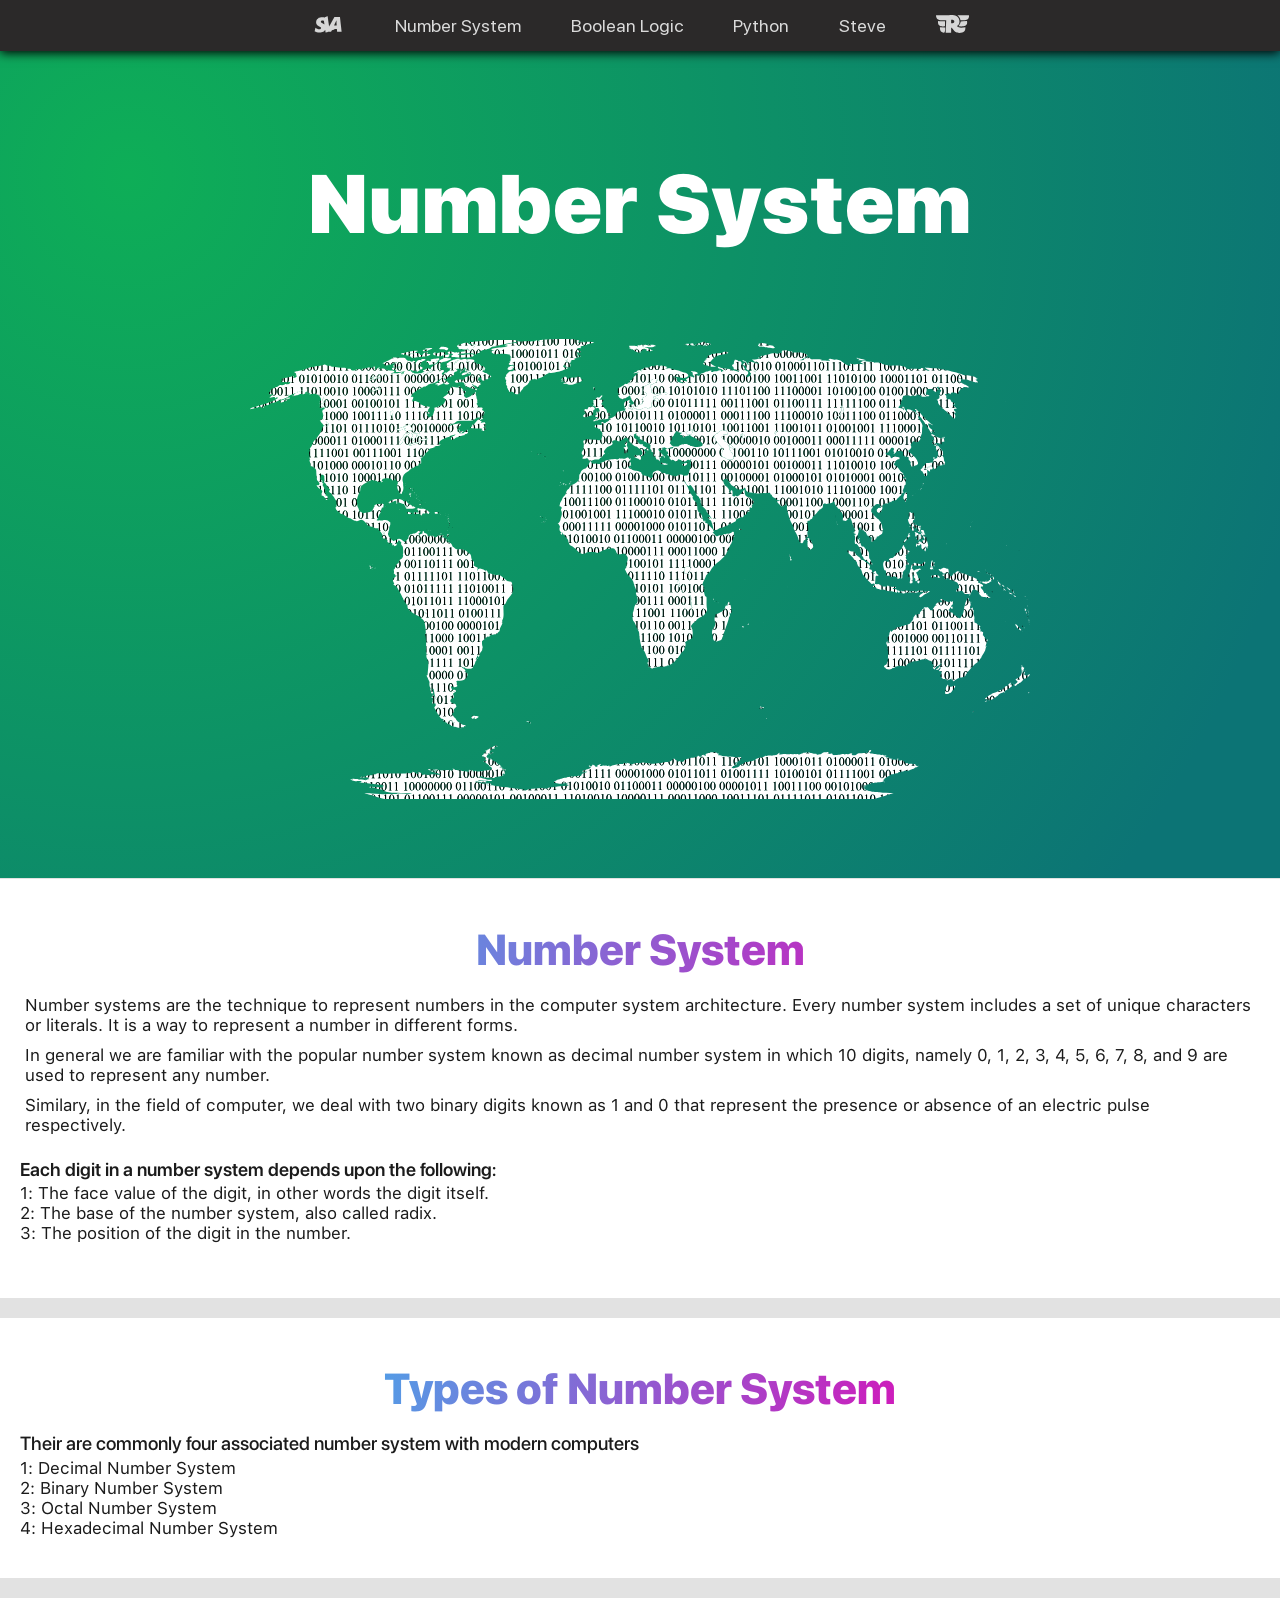
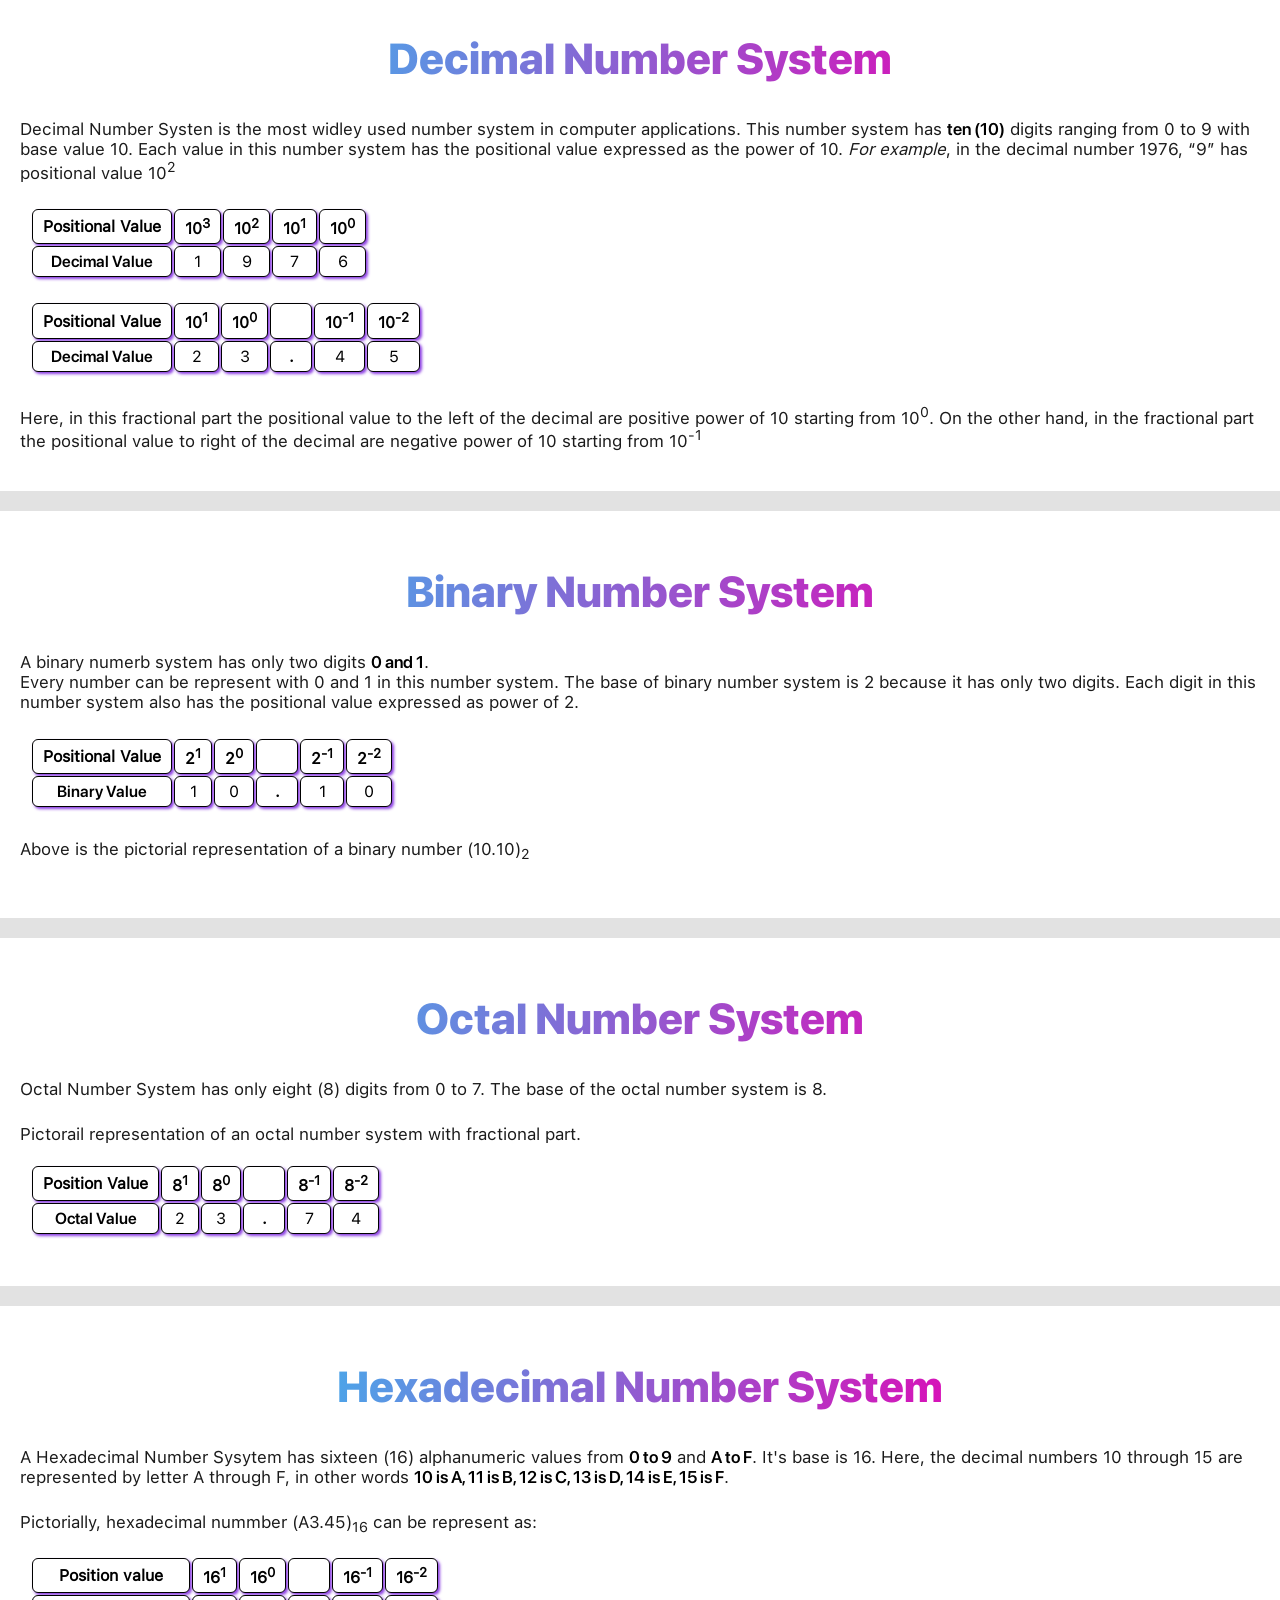
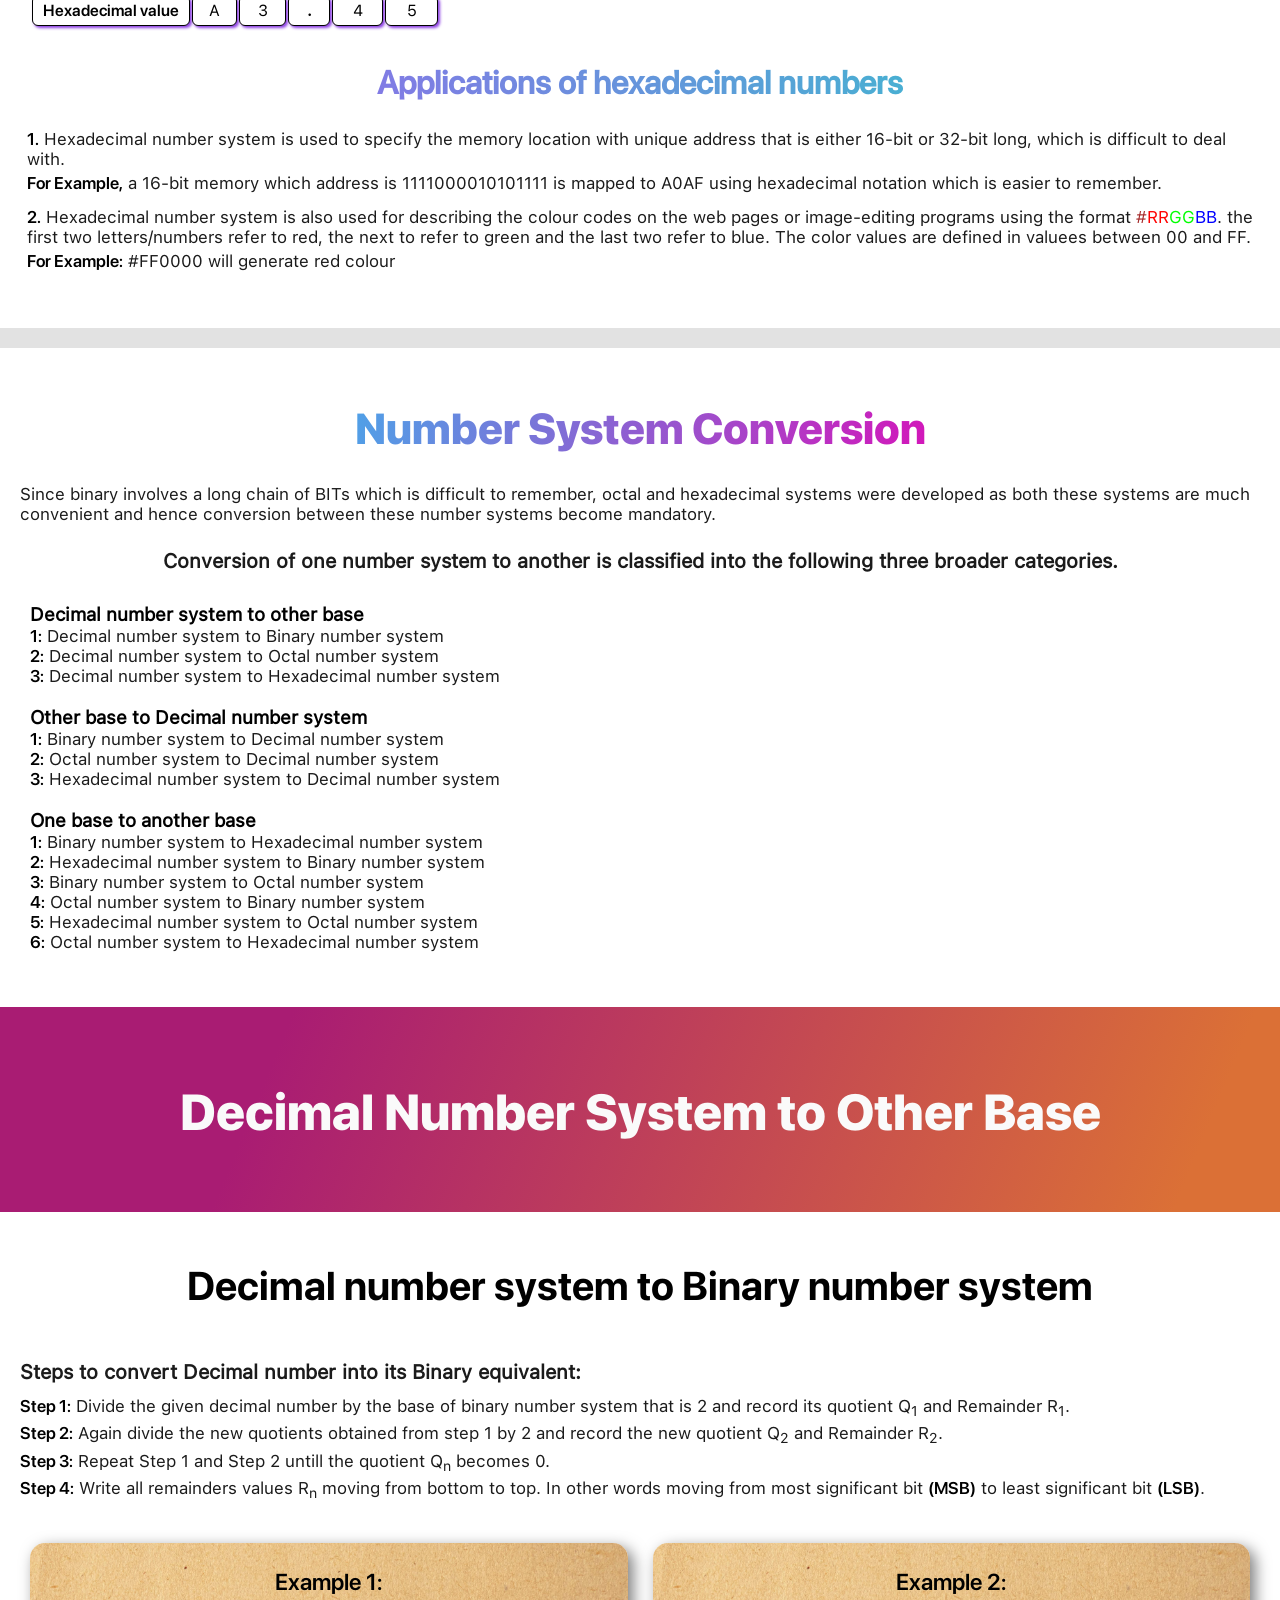
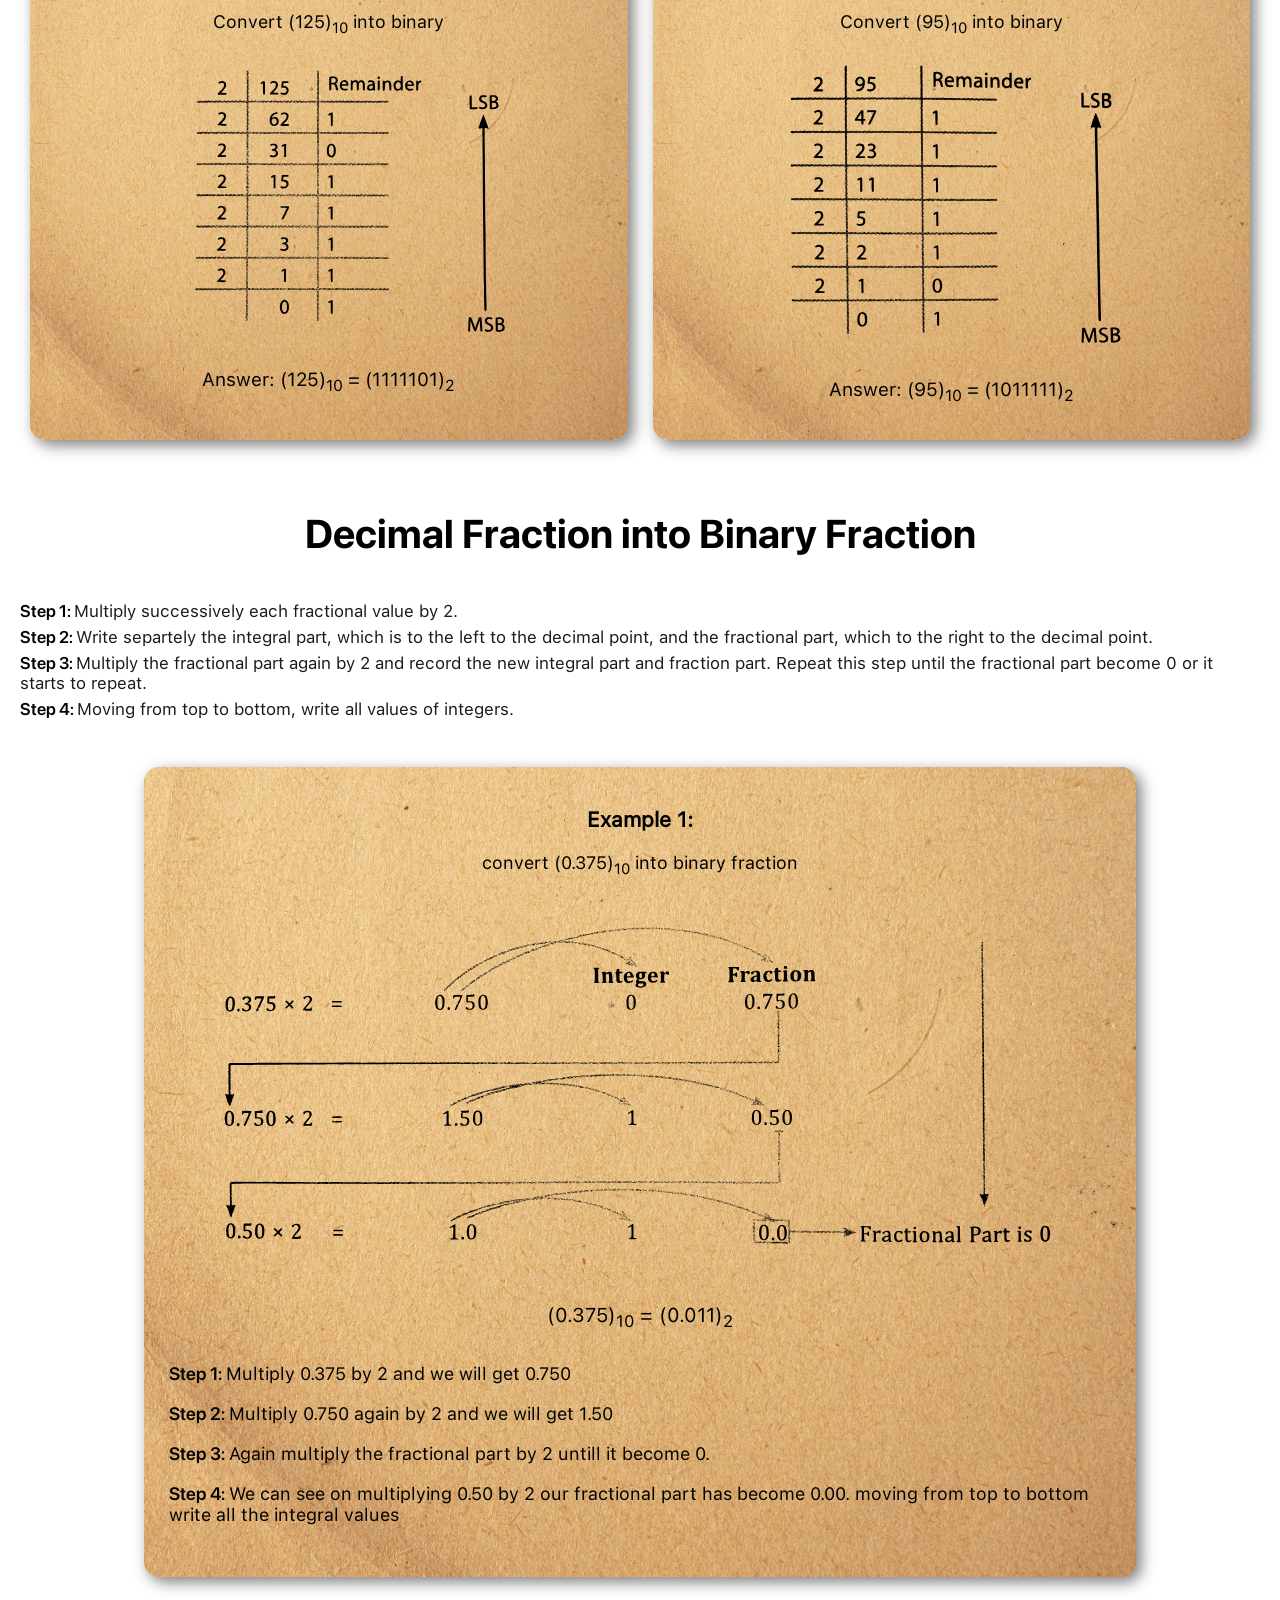
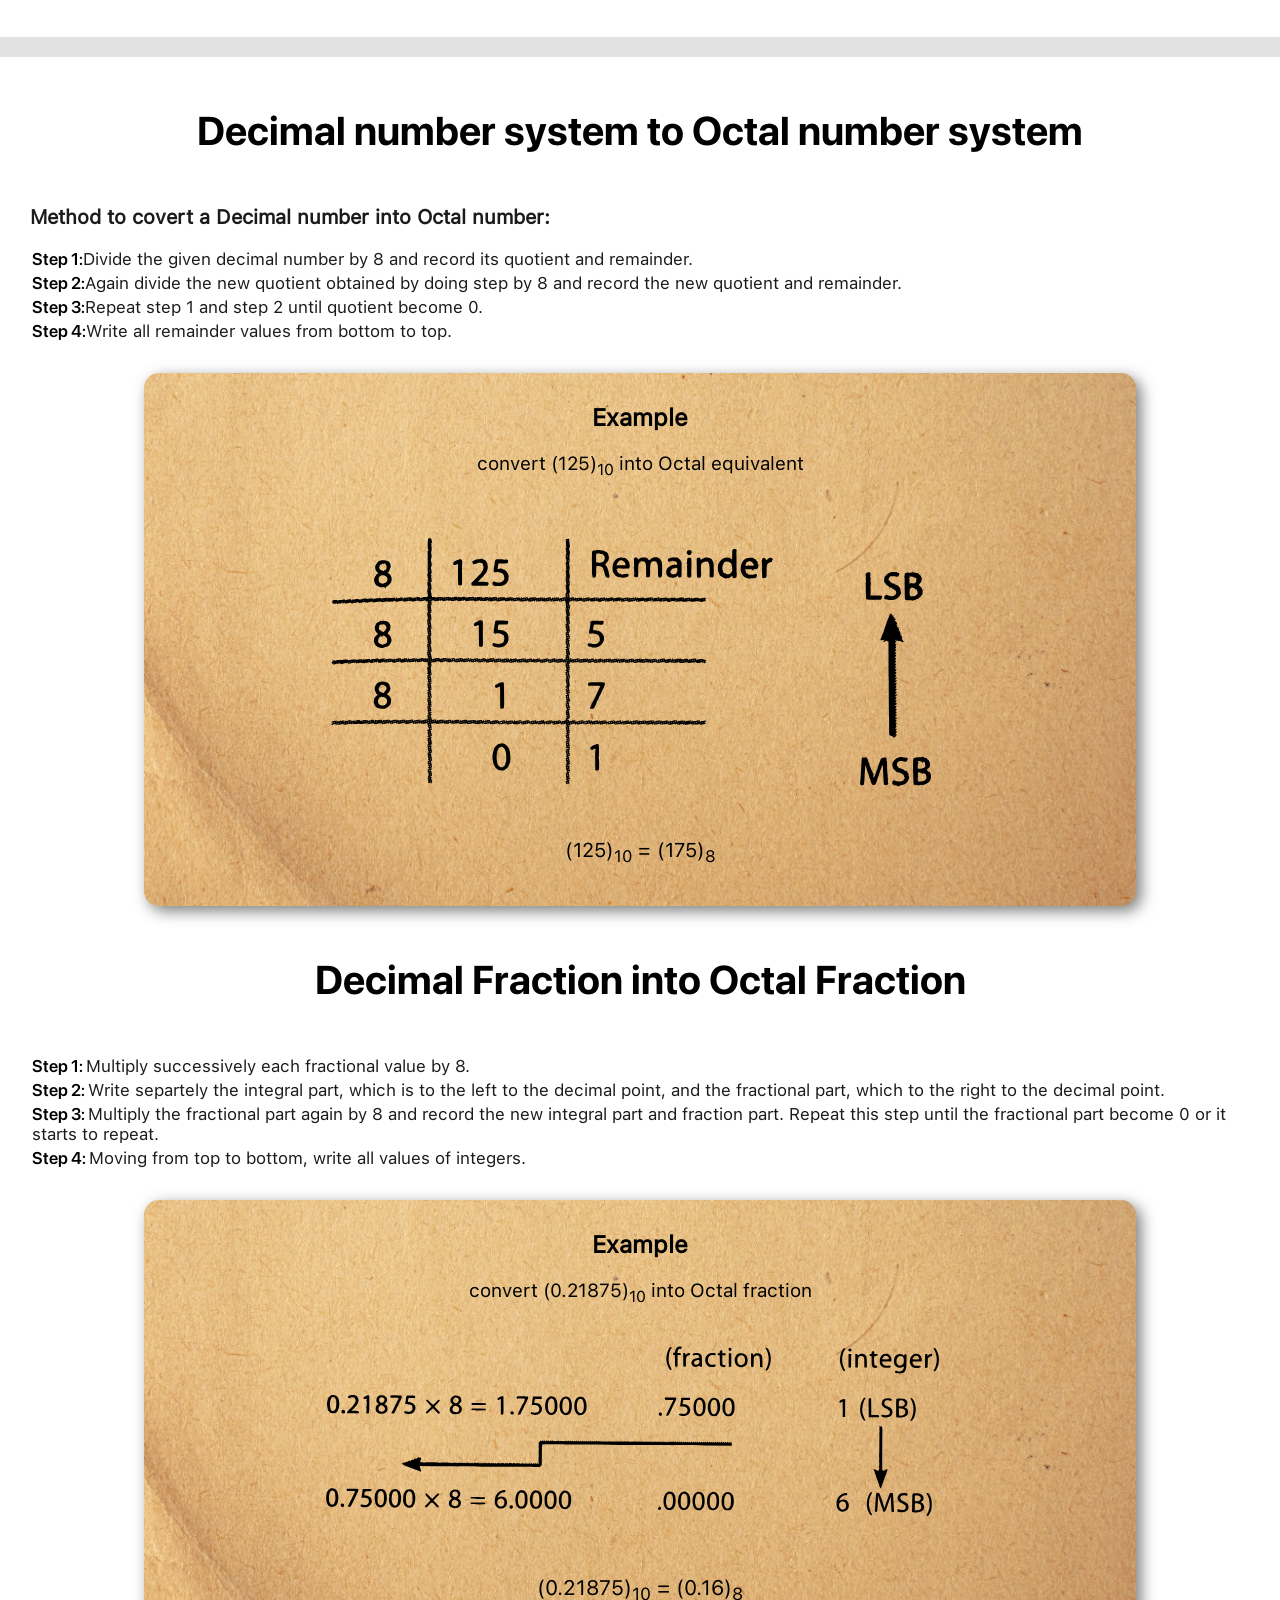
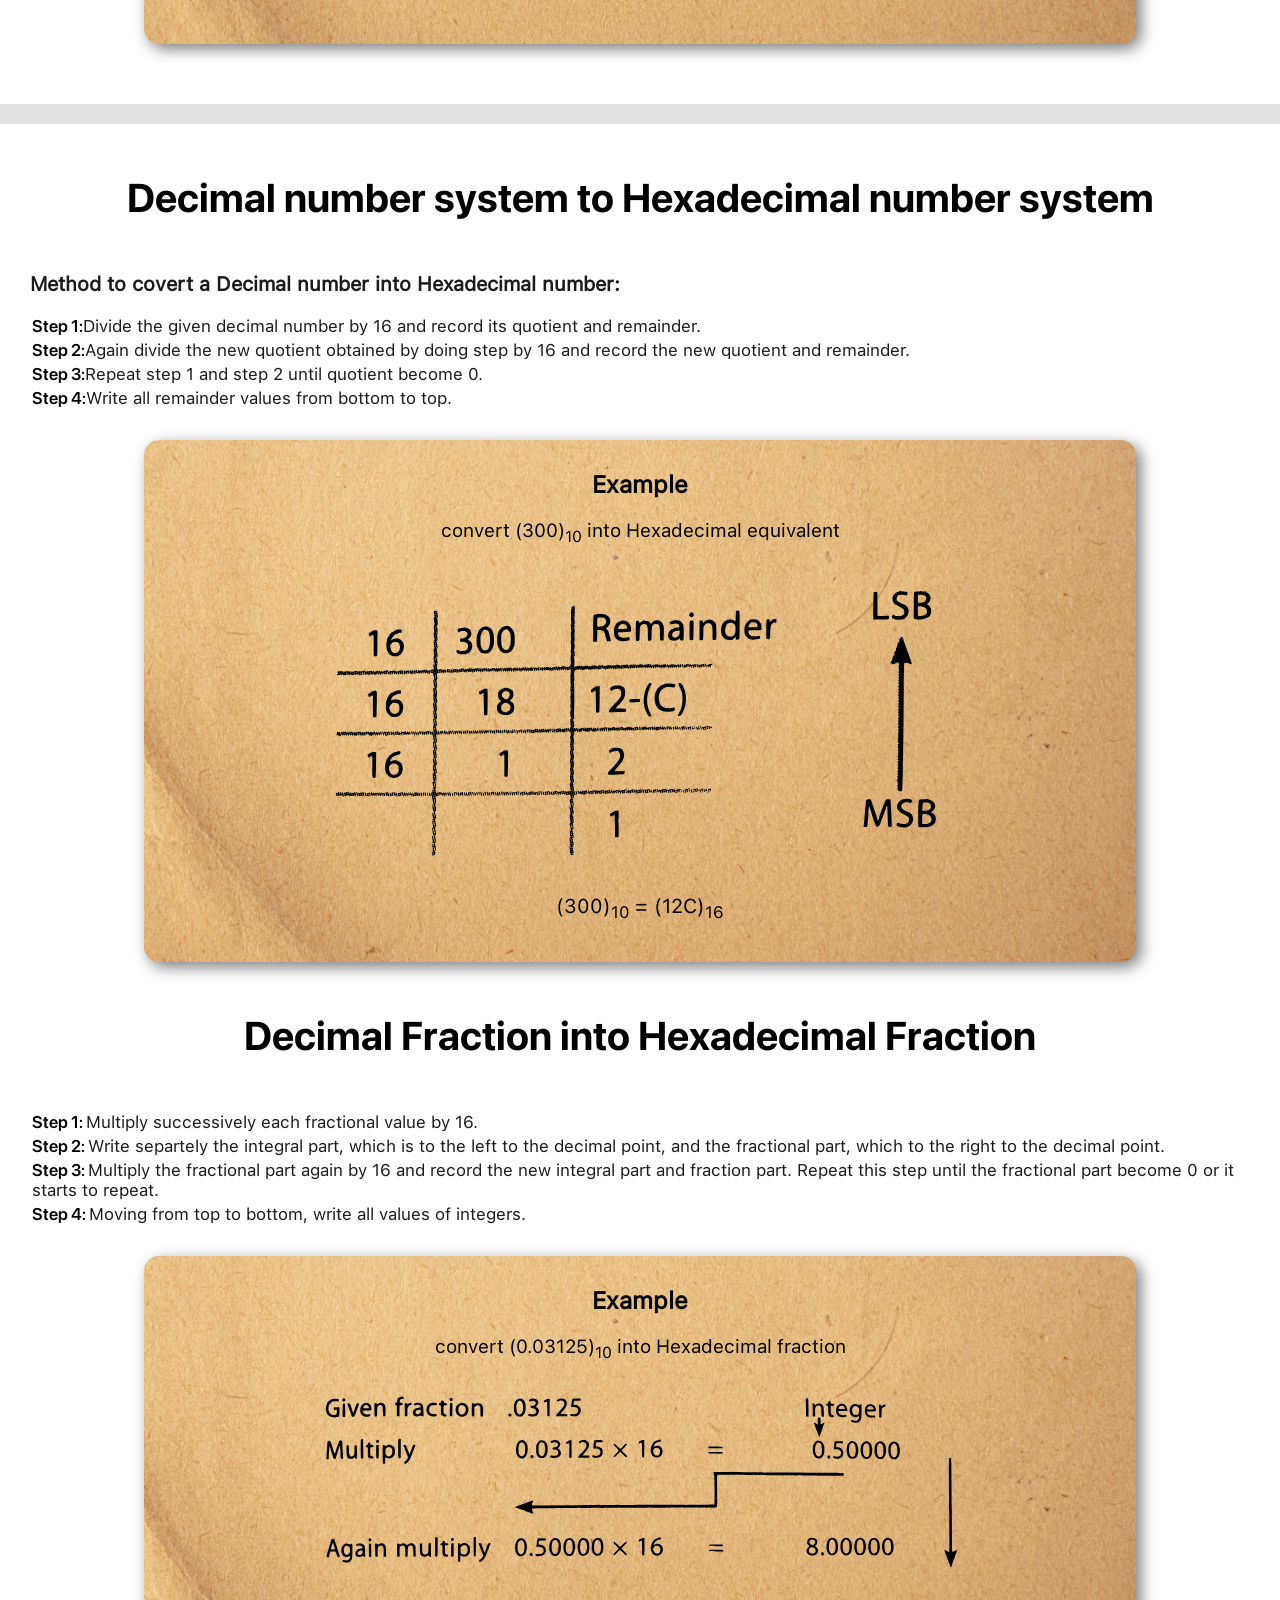
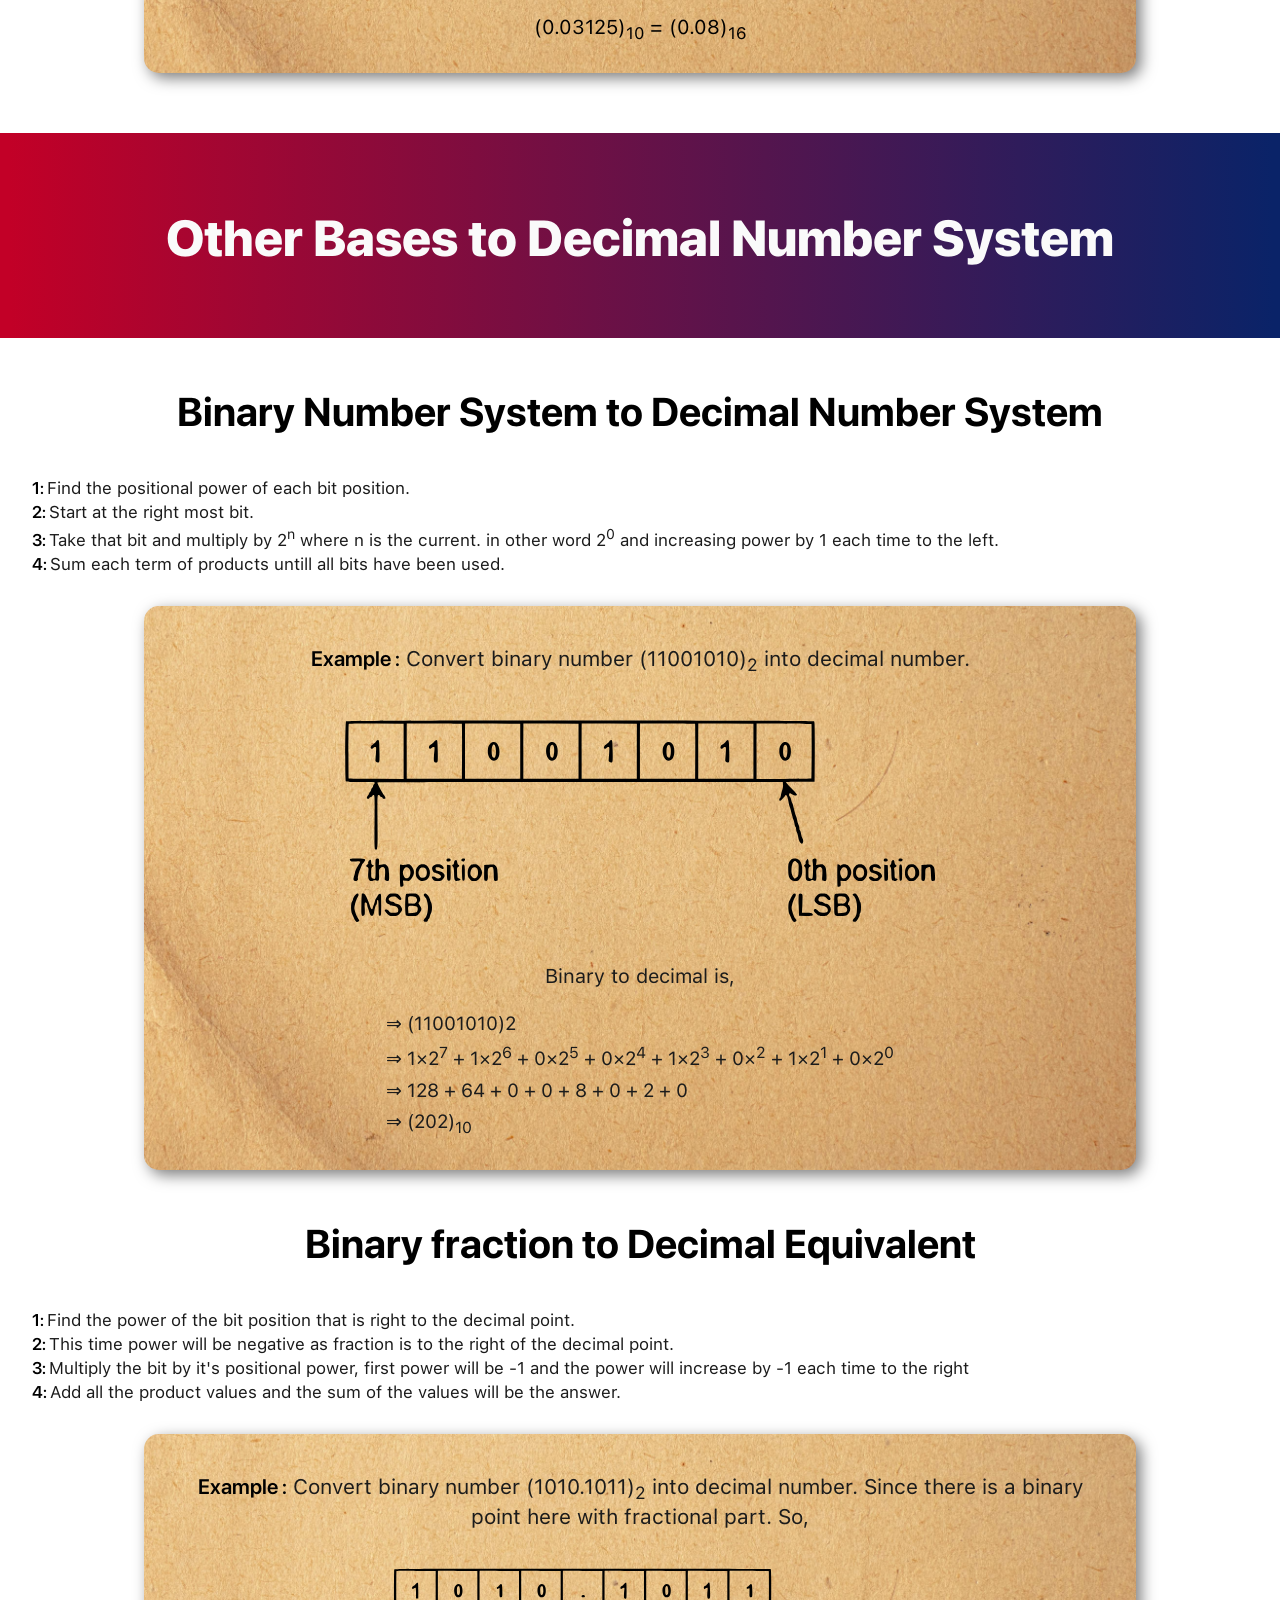
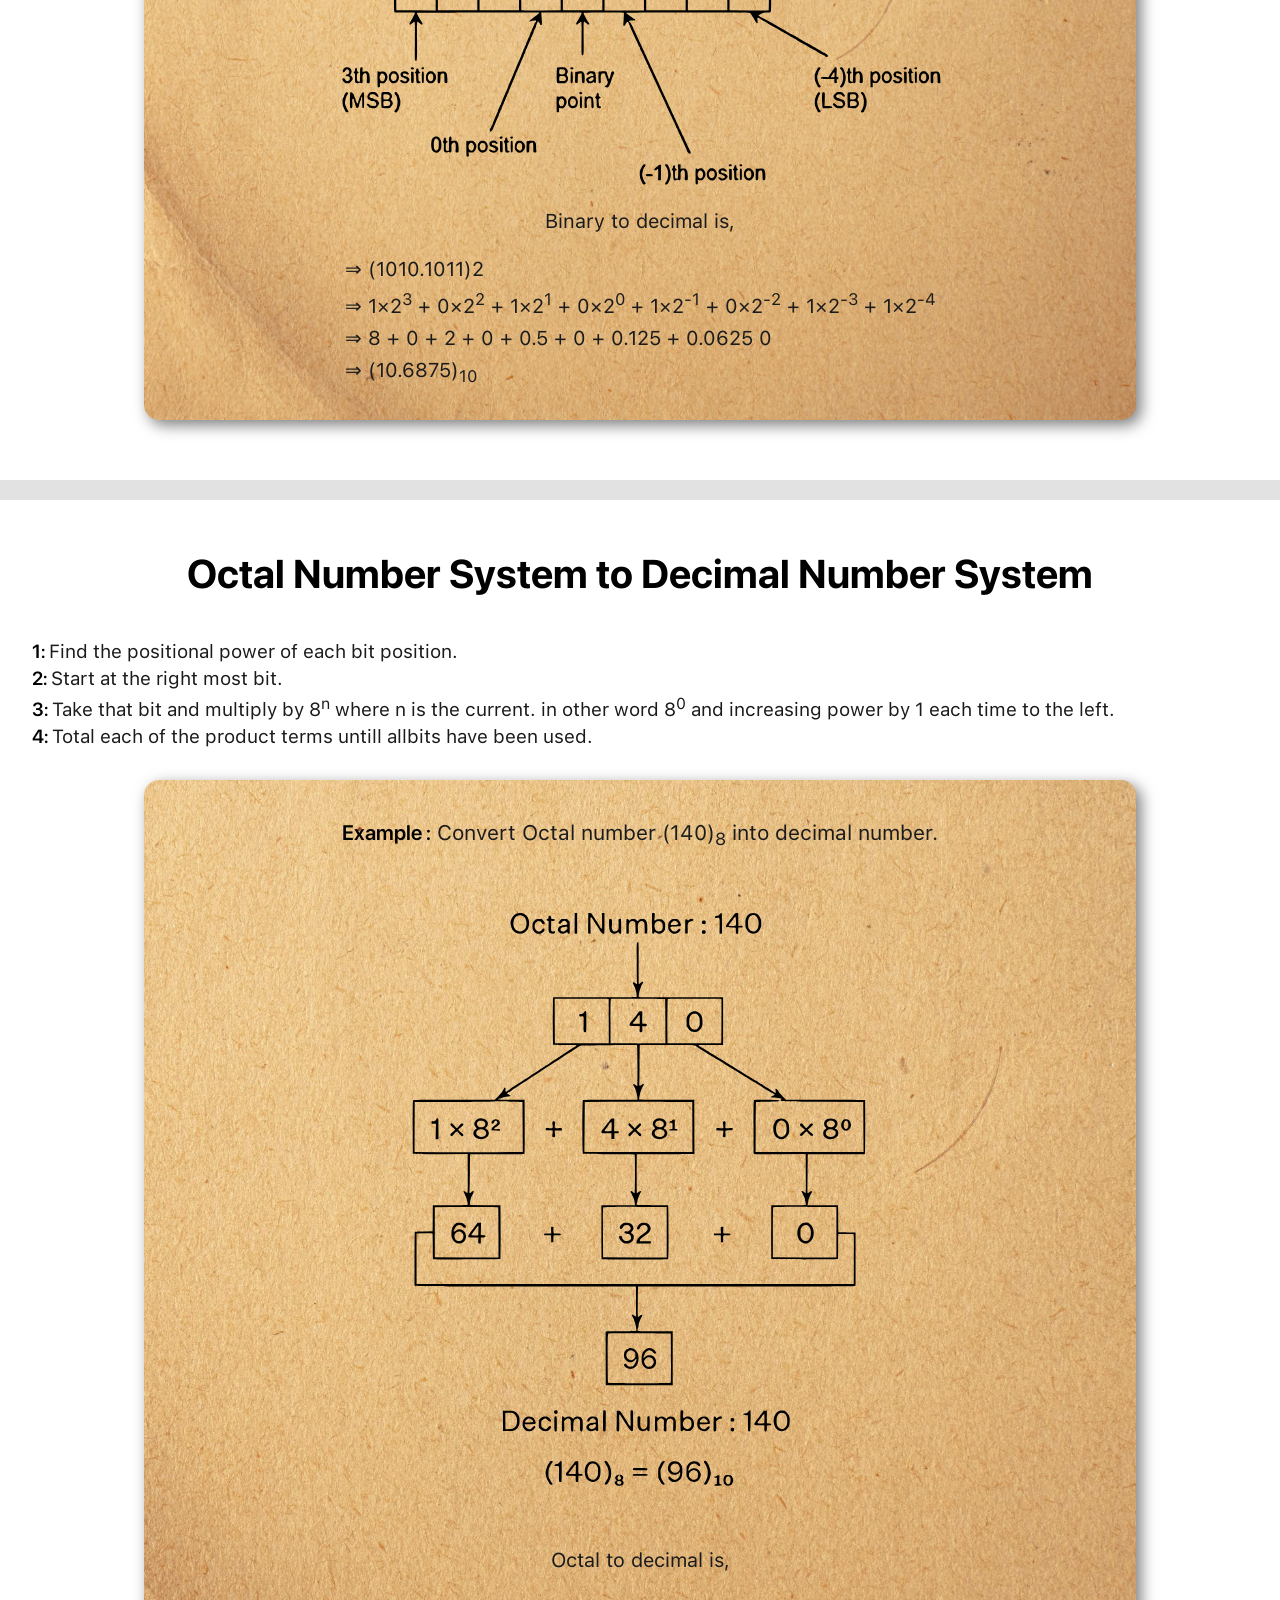
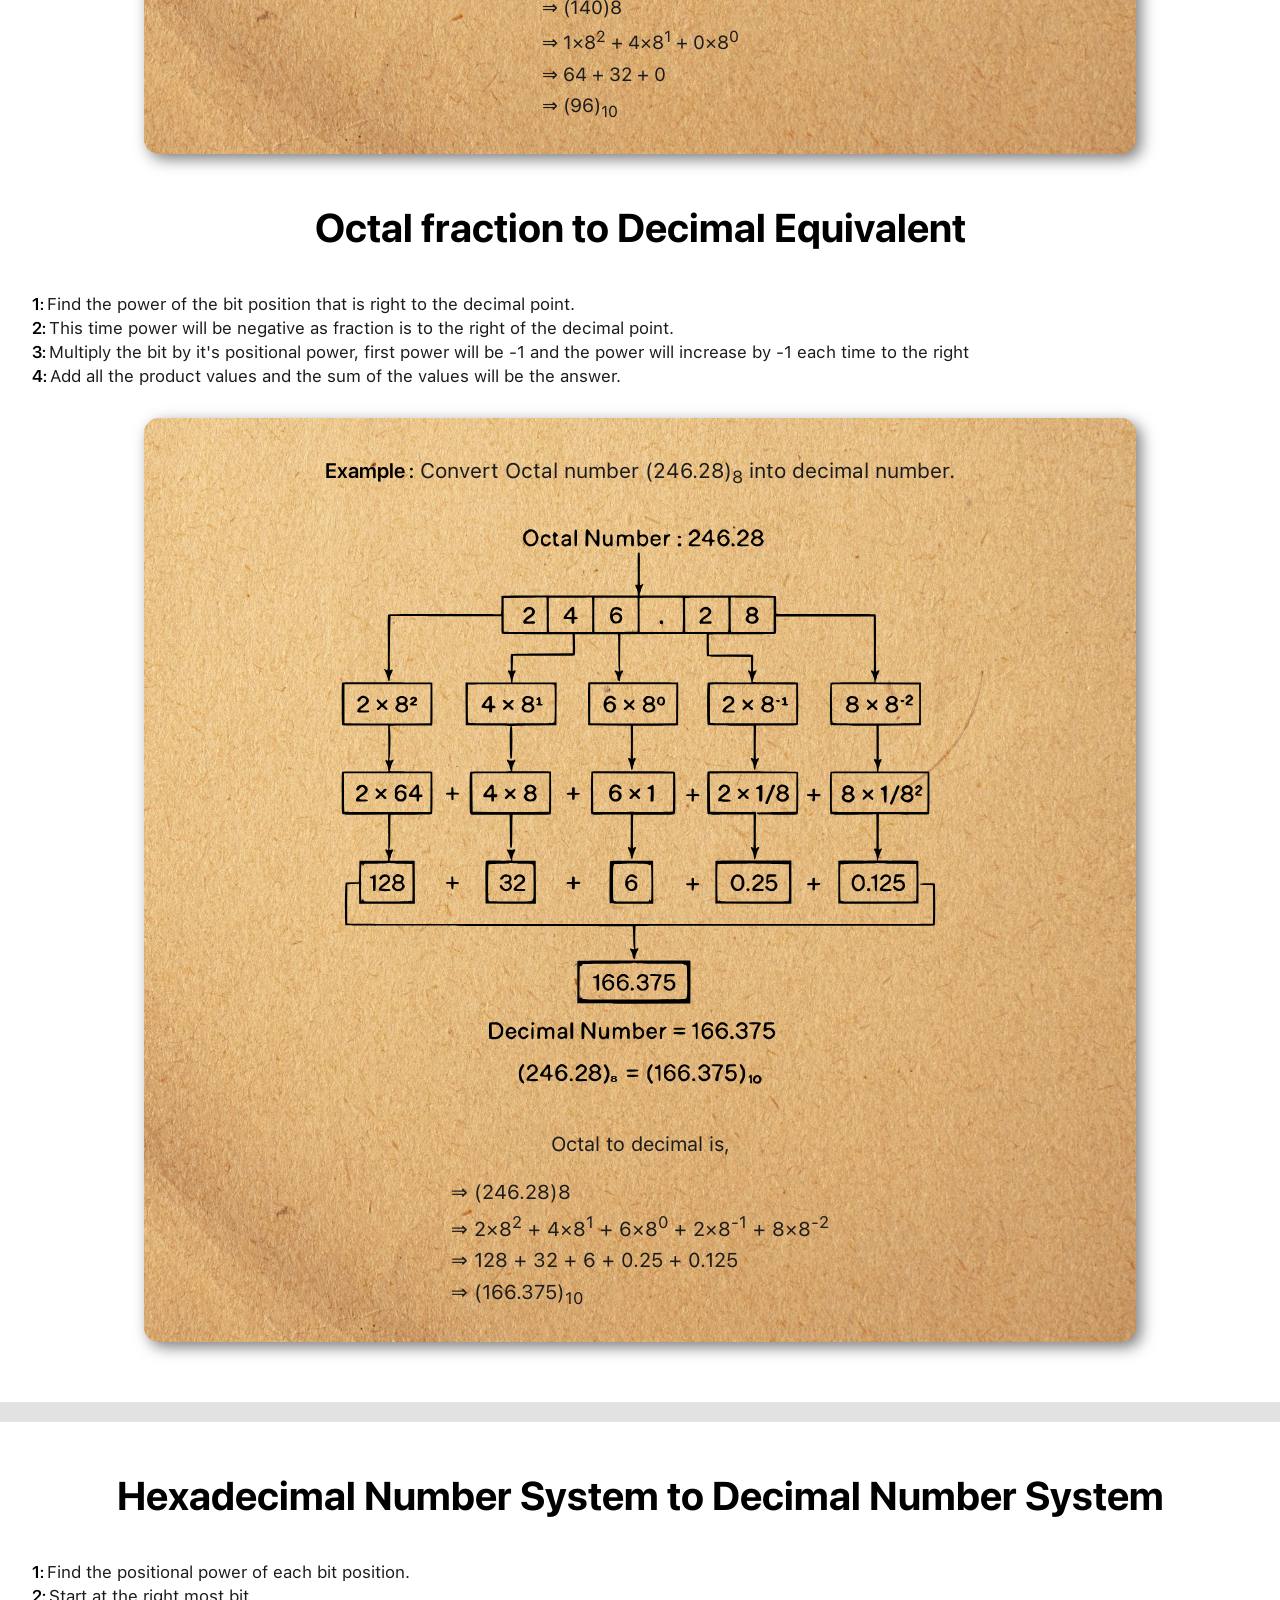
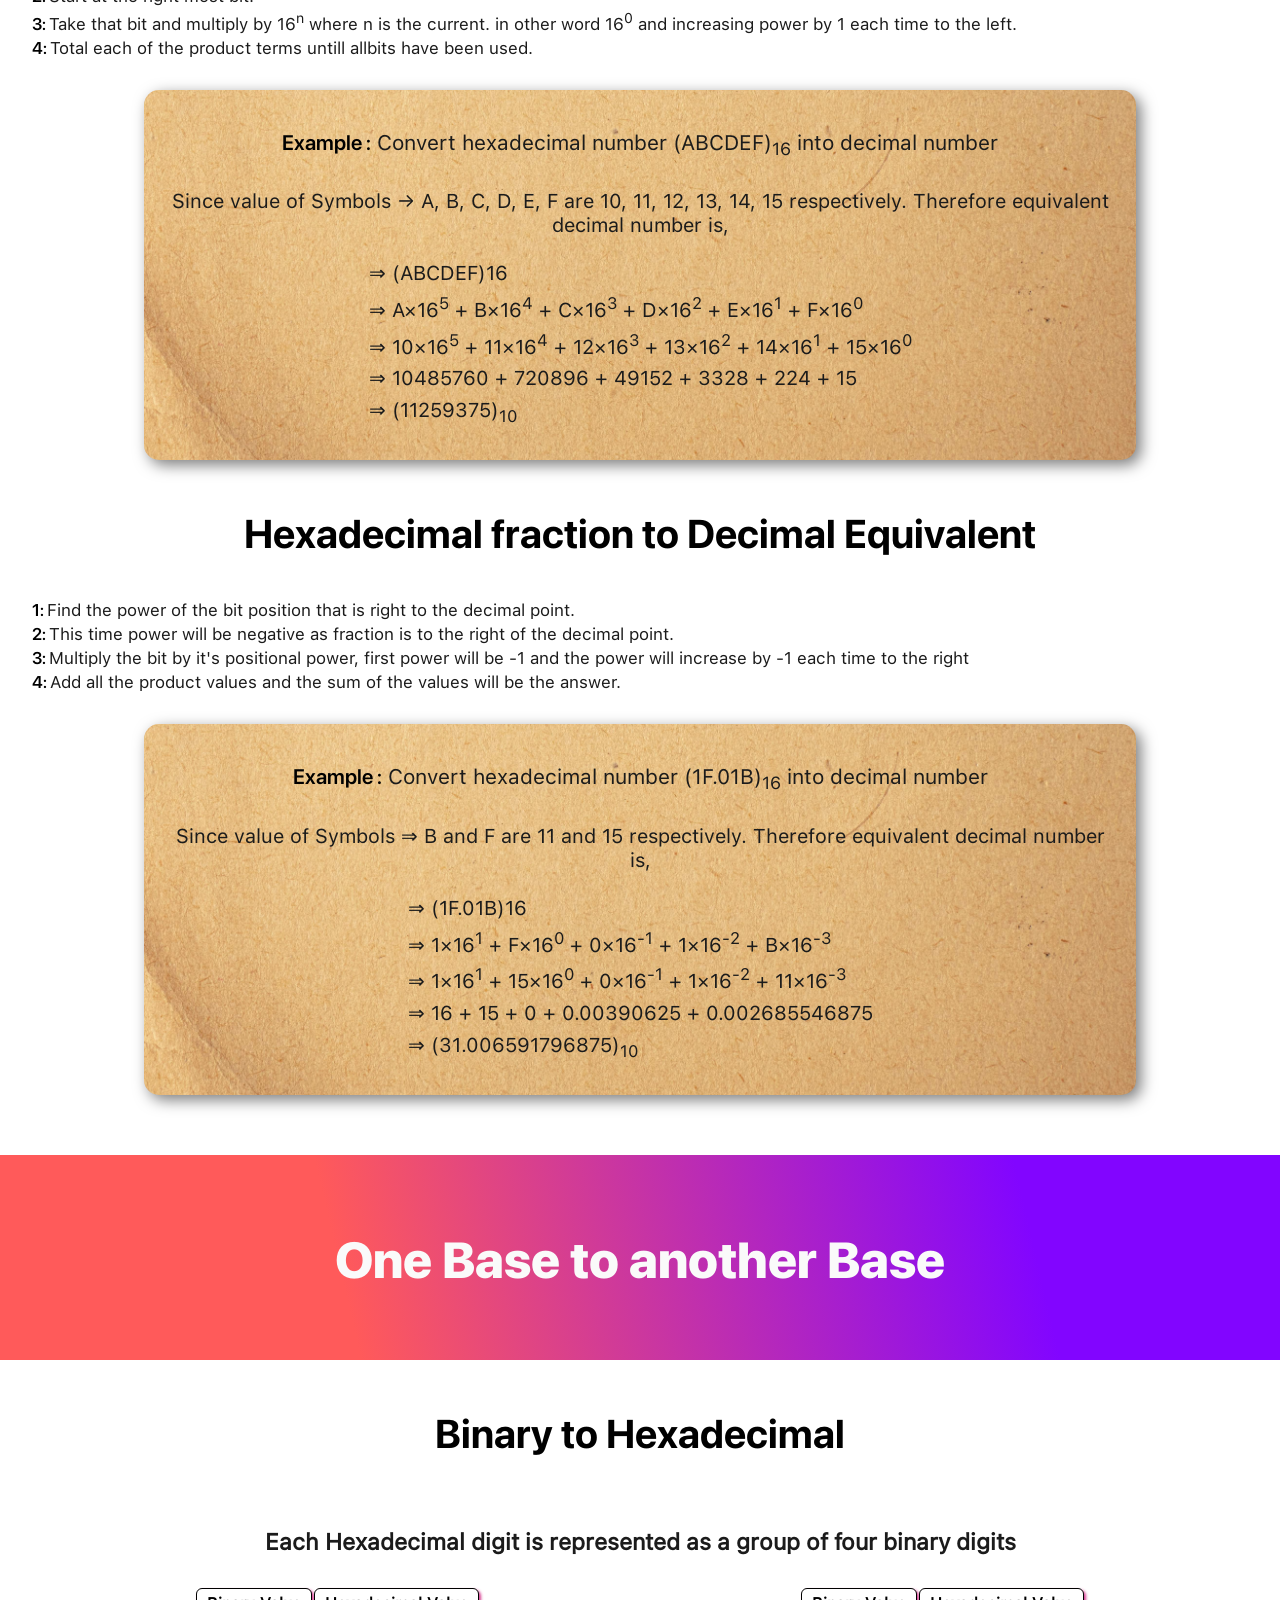
<file: NumberSystem/index.html>
<!DOCTYPE html>
<html lang="en">

<head>

    <meta charset="UTF-8">
    <meta http-equiv="X-UA-Compatible" content="IE=edge">
    <meta name="viewport" content="width=device-width, initial-scale=1, viewport-fit=cover">
    <link rel="stylesheet" href="css/navigation.css">
    <link rel="stylesheet" href="css/fonts.css">
    <link rel="preload" href="css/fonts.css" as="style" />
    <link rel="stylesheet" href="css/ns.css">
    <link rel="stylesheet" href="css/grid.css">
    <link rel="stylesheet" href="css/media.css">
    <script src="js/sushant.js" defer></script>
    <title>Number System - Sushant</title>
    <meta name="description" content="A number system is a method to represent numbers. Every number sustem has a set of unique characters or literals. The count of these literals is called the radix or base of the number system">
    <meta name="author" content="Susahnt Sejwal">

    <link rel="shortcut icon" href="img/favicon.svg" type="image/x-icon">
    <link rel="icon" href="img/favicon.svg" type="image/x-icon">
    <link rel="apple-touch-icon" href="img/favicon.svg">
    <link rel="mask-icon" href="img/favicon.svg">
    <link rel="canonical" href="https://sushantsejwal.github.io/sushant/NumberSystem/">
    <link rel="alternate" href="https://sushantsejwal.github.io/sushant/NumberSystem/" hreflang="en-US">
    <link rel="alternate" href="https://sushantsejwal.github.io/NumberSystem/" hreflang="en-US">

</head>

<body>

    <header class="hdr" id="hdr">
        <nav class="navigation-bar" id="navigation-bar">

            <div class="toggle-btn">
                <span class="toggle-btn-line toggle-btn-line-1"></span>
                <span class="toggle-btn-line toggle-btn-line-2"></span>
            </div>

            <div class="nav-all-items">
                <ul class="nav-items">
                    <div class="main-item-div">
                        <li class="main-item list"><a class="main-item-a main-item-a-svg-container" href="https://sushantsejwal.github.io/"><svg class="main-item-a-svg" version="1.0" xmlns="http://www.w3.org/2000/svg" width="648.000000pt" height="639.000000pt" viewBox="0 0 648.000000 639.000000" preserveAspectRatio="xMidYMid meet"><metadata> Sushant</metadata><g class="main-logo-svg-g" transform="translate(0.000000,639.000000) scale(0.100000,-0.100000)" fill="#d6d6d6" stroke="none"><path d="M3027 5054 c-5 -6 -99 -42 -142 -55 -16 -5 -39 -13 -50 -18 -11 -5 -47 -19 -80 -30 -33 -11 -85 -30 -115 -41 -30 -12 -68 -26 -85 -31 -16 -5 -39 -13 -50 -18 -105 -48 -184 -54 -369 -31 -105 13 -357 13 -465 -1 -147 -18 -316 -56 -374 -85 -16 -8 -33 -14 -38 -14 -10 0 -143 -63 -174 -83 -54 -34 -175 -130 -211 -168 -68 -71 -131 -165 -179 -264 -25 -52 -45 -99 -45 -105 0 -7 -6 -33 -14 -59 -37 -118 -44 -268 -21 -421 22 -143 39 -189 121 -343 25 -46 177 -190 255 -243 99 -65 90 -61 284 -159 188 -95 191 -97 253 -142 82 -60 112 -116 112 -208 0 -109 -52 -180 -161 -219 -69 -25 -320 -25 -418 -1 -101 25 -172 46 -211 63 -19 8 -51 21 -70 29 -19 9 -42 19 -50 24 -8 4 -37 20 -65 34 -58 31 -70 38 -148 88 -61 40 -77 41 -77 1 0 -13 -6 -50 -14 -82 -8 -31 -22 -93 -31 -137 -10 -44 -23 -107 -30 -140 -7 -33 -21 -96 -30 -140 -9 -44 -21 -100 -27 -125 -25 -103 -25 -103 34 -132 119 -58 249 -105 393 -141 162 -41 220 -49 444 -66 148 -11 454 9 576 39 289 69 458 151 602 291 70 68 153 170 153 188 0 17 27 13 34 -5 4 -10 13 -67 21 -128 14 -106 18 -136 46 -319 7 -44 17 -81 24 -83 12 -5 113 26 215 66 30 12 66 25 80 30 14 5 70 26 125 47 l100 38 320 5 320 5 65 128 c63 123 99 167 138 167 8 0 28 6 45 14 18 8 59 23 92 35 33 11 85 30 115 41 30 12 71 26 90 32 19 6 40 13 45 16 6 4 37 16 70 27 60 21 60 21 63 63 3 34 8 43 25 47 12 3 126 4 252 3 l230 -3 3 -45 c1 -25 7 -83 13 -130 5 -47 14 -151 19 -232 4 -81 11 -152 15 -158 7 -12 933 -14 952 -2 9 5 9 19 3 47 -5 22 -10 60 -10 85 0 25 -6 92 -14 150 -18 129 -36 277 -46 390 -4 47 -12 123 -18 170 -6 47 -18 146 -26 220 -9 74 -20 176 -26 225 -7 50 -14 113 -16 140 -2 28 -11 106 -19 175 -8 69 -21 188 -30 265 -8 77 -20 176 -26 220 -6 44 -14 127 -19 185 -5 58 -14 129 -20 159 -5 29 -10 72 -10 95 0 22 -6 88 -15 146 -20 145 -38 301 -44 390 l-6 75 -591 3 -592 2 -28 -52 c-15 -29 -34 -64 -42 -78 -29 -51 -78 -140 -103 -187 -15 -26 -36 -64 -47 -83 -12 -19 -33 -57 -47 -85 -14 -27 -35 -66 -47 -85 -11 -19 -32 -57 -47 -83 -14 -26 -39 -72 -56 -102 -16 -29 -42 -75 -56 -102 -15 -26 -36 -64 -47 -83 -12 -19 -33 -57 -47 -85 -14 -27 -35 -66 -47 -85 -11 -19 -32 -57 -47 -83 -14 -26 -39 -72 -56 -102 -16 -29 -42 -75 -56 -102 -15 -26 -36 -64 -47 -83 -12 -19 -33 -57 -47 -85 -14 -27 -35 -66 -47 -85 -11 -19 -32 -57 -47 -83 -14 -26 -40 -74 -58 -105 -17 -31 -44 -80 -59 -109 -24 -44 -50 -71 -59 -61 -2 2 -10 62 -20 133 -9 72 -24 173 -31 225 -8 52 -19 127 -24 165 -5 39 -19 133 -30 210 -12 77 -25 174 -30 215 -4 41 -11 86 -14 100 -7 28 -33 216 -46 325 -5 39 -18 133 -30 210 -12 77 -25 172 -30 210 -9 71 -48 349 -49 351 -3 6 -30 12 -34 8z m1913 -1107 c0 -128 7 -313 15 -412 8 -99 15 -242 15 -318 l0 -137 -272 2 c-318 3 -293 -12 -222 135 24 51 64 135 88 185 43 91 93 196 180 380 59 124 89 192 116 258 12 30 28 69 35 85 8 17 16 38 19 48 3 10 10 15 16 12 6 -4 10 -93 10 -238z m-2742 164 l67 -17 12 -80 c7 -43 16 -113 22 -154 5 -41 19 -140 31 -220 11 -80 25 -177 30 -215 5 -39 12 -83 15 -98 10 -39 -21 -36 -71 6 -44 37 -132 100 -154 110 -8 4 -28 16 -45 26 -16 11 -50 31 -75 44 -25 14 -61 34 -80 46 -19 11 -44 25 -55 30 -11 5 -37 21 -58 35 -21 14 -40 26 -43 26 -3 0 -28 18 -57 40 -90 68 -127 131 -127 220 0 46 5 69 24 98 42 67 116 111 206 123 81 10 282 -1 358 -20z"/></g></svg></a></li>
                    </div>
                    <div class="all-other-items">
                        <li class="other-items list"><a class="link_1 link" href="https://sushantsejwal.github.io/NumberSystem/">Number System</a></li>
                        <li class="other-items list"><a class="link_2 link" href="https://sushantsejwal.github.io/BooleanLogic/">Boolean Logic</a></li>
                        <li class="other-items list"><a class="link_3 link" href="https://sushantsejwal.github.io/Python/">Python</a></li>
                        <li class="other-items list"><a class="link_4 link" href="https://sushantsejwal.github.io/Steve/">Steve</a></li>
                    </div>
                    <div class="bullet" id="bullet">
                        <li class="bullet-list" id="bullet-list">
                            <svg viewBox="235.787 199.515 68.489 36.868" xmlns="http://www.w3.org/2000/svg" class="bullet-svg" id="bullet-svg"><g class="bullet-svg-g" id="bullet-svg-g" transform="matrix(1, 0, 0, 1, 272.397095, 47.503841)" fill="#d6d6d6" stroke="none"><path d="m -36.609709,152.08162 c 0.102799,12.41672 12.212214,10.58334 21.166666,10.58334 l -1.058333,25.75277 h 11.2888887 v -10.93611 c 3.928533,1.91453 5.48957504,7.233 9.18598,9.61284 4.236862,2.72768 14.7644563,2.41336 18.2107423,-1.5307 2.0193,-2.31105 2.234847,-5.51074 2.236611,-8.43492 -5.512505,0.74225 -13.964003,2.73227 -17.6388893,-2.46944 8.1008363,-3.91548 6.4678283,-17.37106 -1.072091,-20.90889 -4.82776396,-2.26505 -10.316281,-1.66889 -15.508464,-1.66889 H -36.609709 m 44.4499997,0 v 0.35278 c 3.4434643,2.62361 5.7636833,5.88095 6.3500003,10.23056 6.23323,0 15.290449,1.4104 17.425109,-6.35 0.39087,-1.42053 0.23989,-2.78226 0.21378,-4.23334 H 7.8402907 m -13.052778,16.93334 v -7.40834 c 1.733903,0.01 3.7846,-0.14114 5.25356704,0.95391 2.16005796,1.61008 1.65593796,4.8193 -0.672748,5.98946 -1.36419104,0.68545 -3.10197504,0.46497 -4.58081904,0.46497 m -27.1638887,-4.93889 c 0,1.72473 -0.203412,3.60115 0.186725,5.29166 1.582138,6.85589 8.859132,5.99723 14.277164,5.99723 v -10.58334 c -4.675858,0 -9.973839,0.7179 -14.463889,-0.70555 m 59.972222,0 -8.819444,0.70555 -4.020609,0.36266 -0.9779,3.5179 -3.468158,6.70278 c 6.425847,0 17.962385,1.60055 17.727435,-8.11389 -0.0261,-1.0788 -0.0261,-2.18546 -0.441324,-3.175 m -56.091666,13.05277 c 0,4.50639 0.35888,8.36578 4.938888,10.48668 1.096681,0.508 3.211972,1.29504 4.32943,0.4385 1.959963,-1.50248 1.666311,-7.96184 1.667793,-10.21962 z" id="path111"/></g></svg>
                        </li>
                    </div>
                    <div class="bullet-audio-container" id="bullet-audio-container">
                        <audio src="img/RE.mp3" class="bullet-audio"  id="bullet-audio"></audio>
                    </div>
                </ul>
            </div>
        </nav>
    </header>

    <section class="Number-System">
        <div class="number-system-page-starting">
            <div class="number-system-heading">
                <h1>Number System</h1>
            </div>
            <div class="number-system-page-starting-img">
                <img preload src="img/extrasvg/binary-1254502.svg" alt="">
            </div>
        </div>
        <div class="what-is-number-system">
            <!-- /* =============== Number System Introduction =============== */ -->
            <div class="ns-explanation-main">
                <div class="ns-heading">
                    <h1 class="NS-class-for-gradient">Number System</h1>
                </div>
                <div class="ns-explanation">
                    <p>Number systems are the technique to represent numbers in the computer system architecture. Every number system includes a set of unique characters or literals. It is a way to represent a number in different forms.</p>
                    <p>In general we are familiar with the popular number system known as decimal number system in which 10 digits, namely 0, 1, 2, 3, 4, 5, 6, 7, 8, and 9 are used to represent any number.</p>
                    <p>Similary, in the field of computer, we deal with two binary digits known as 1 and 0 that represent the presence or absence of an electric pulse respectively.</p>
                    <div class="ns-explanation-list">
                        <p style="font-weight: 700;padding: 3px 0px;"><span class="ns-explain-span">Each digit in a number system depends upon the following:</span></p>
                        <p>1: The face value of the digit, in other words the digit itself.</p>
                        <p>2: The base of the number system, also called radix.</p>
                        <p>3: The position of the digit in the number.</p>
                    </div>
                </div>
            </div>
            <!-- /* =============== Types of Number System =============== */ -->
            <div class="ns-types">
                <div class="ns-types-text">
                    <div class="ns-types-text-heading">
                        <h1 class="NS-class-for-gradient">Types of Number System</h1>
                    </div>
                    <p style="padding: 3px 0px; font-family: SF-medium; font-size: 19px;">Their are commonly four associated number system with modern computers</p>
                    <p>1: Decimal Number System</p>
                    <p>2: Binary Number System</p>
                    <p>3: Octal Number System</p>
                    <p>4: Hexadecimal Number System</p>
                </div>
                <!-- /* =============== Decimal Number System =============== */ -->
                <div class="decimal-system">
                    <div class="ds-heading">
                        <h1 class="NS-class-for-gradient">Decimal Number System</h1>
                    </div>
                    <div class="ds-explanation">
                        <div class="ds-text">
                            <p>Decimal Number Systen is the most widley used number system in computer applications. This number system has <b>ten (10)</b> digits ranging from 0 to 9 with base value 10. Each value in this number system has the positional value expressed as the power of 10. <i>For example</i>, in the decimal number 1976, <q>9</q> has positional value 10<sup>2</sup></p>
                        </div>
                        <div class="ds-position-table">
                            <div class="ds-position-table-1 yo">
                                <table>
                                    <tr>
                                        <th>Positional Value</th>
                                        <th>10<sup>3</sup></th>
                                        <th>10<sup>2</sup></th>
                                        <th>10<sup>1</sup></th>
                                        <th>10<sup>0</sup></th>
                                    </tr>
                                    <tr>
                                        <td><b>Decimal Value</b></td>
                                        <td>1</td>
                                        <td>9</td>
                                        <td>7</td>
                                        <td>6</td>
                                    <tr>
                                </table>
                            </div>
                            <div class="ds-position-table-1-1 yo">
                                <table>
                                    <tr>
                                        <th>Positional Value</th>
                                        <td><b>Decimal Value</b></td>
                                    </tr>
                                    <tr>
                                        <th>10<sup>3</sup></th>
                                        <td>1</td>
                                    </tr>
                                    <tr>
                                        <th>10<sup>2</sup></th>
                                        <td>9</td>
                                    </tr>
                                    <tr>
                                        <th>10<sup>1</sup></th>
                                        <td>7</td>
                                    </tr>
                                    <tr>
                                        <th>10<sup>0</sup></th>
                                        <td>6</td>
                                    </tr>
                                </table>
                            </div>
                            <hr class="divider" style=" margin:20px 10px;">
                            <div class="ds-position-table-2">
                                <div class="ds-position-table-2-table yo">
                                    <table>
                                        <tr>
                                            <th>Positional Value</th>
                                            <th>10<sup>1</sup></th>
                                            <th>10<sup>0</sup></th>
                                            <th>&nbsp;&nbsp;&nbsp;&nbsp;</th>
                                            <th>10<sup>-1</sup></th>
                                            <th>10<sup>-2</sup></th>
                                        </tr>
                                        <tr>
                                            <td><b>Decimal Value</b></td>
                                            <td>2</td>
                                            <td>3</td>
                                            <td style="font-weight: 700;">.</td>
                                            <td>4</td>
                                            <td>5</td>
                                        </tr>
                                    </table>
                                </div>
                                <div class="ds-position-table-2-table-1 yo">
                                    <table>
                                        <tr>
                                            <th>Positional Value</th>
                                            <td><b>Decimal Value</b></td>
                                        </tr>
                                        <tr>
                                            <th>10<sup>1</sup></th>
                                            <td>2</td>
                                        </tr>
                                        <tr>
                                            <th>10<sup>0</sup></th>
                                            <td>3</td>
                                        </tr>
                                        <tr>
                                            <th>&nbsp;&nbsp;&nbsp;&nbsp;</th>
                                            <td style="font-weight: 700;">.</td>
                                        </tr>
                                        <tr>
                                            <th>10<sup>-1</sup></th>
                                            <td>4</td>
                                        </tr>
                                        <tr>
                                            <th>10<sup>-2</sup></th>
                                            <td>5</td>
                                        </tr>
                                    </table>
                                </div>
                                <div class="ds-position-table-2-text">
                                    <p>Here, in this fractional part the positional value to the left of the decimal are positive power of 10 starting from 10<sup>0</sup>. On the other hand, in the fractional part the positional value to right of the decimal are negative power of 10 starting from 10<sup>-1</sup></p>
                                </div>
                            </div>
                        </div>
                    </div>
                </div>
                <!-- /* =============== Binary Number System =============== */ -->
                <div class="binary-number-system">
                    <div class="bs-heading">
                        <h1 class="NS-class-for-gradient">Binary Number System</h1>
                    </div>
                    <div class="bs-explanation">
                        <div class="bs-text">
                            <p>A binary numerb system has only two digits <b>0 and 1</b>.</p>
                            <p>Every number can be represent with 0 and 1 in this number system. The base of binary number system is 2 because it has only two digits. Each digit in this number system also has the positional value expressed as power of 2.</p>
                        </div>
                        <div class="bs-positional-value">
                            <div class="bs-positional-value-table yo">
                                <table>
                                    <tr>
                                        <th>Positional Value</th>
                                        <th>2<sup>1</sup></th>
                                        <th>2<sup>0</sup></th>
                                        <th>&nbsp;&nbsp;&nbsp;&nbsp;</th>
                                        <th>2<sup>-1</sup></th>
                                        <th>2<sup>-2</sup></th>
                                    </tr>
                                    <tr>
                                        <td><b>Binary Value</b></td>
                                        <td>1</td>
                                        <td>0</td>
                                        <td style="font-weight: 700;">.</td>
                                        <td>1</td>
                                        <td>0</td>
                                    </tr>
                                </table>
                            </div>
                            <div class="bs-positional-value-table-1 yo">
                                <table>
                                    <tr>
                                        <th>Positional Value</th>
                                        <td><b>Binary Value</b></td>
                                    </tr>
                                    <tr>
                                        <th>2<sup>1</sup></th>
                                        <td>1</td>
                                    </tr>
                                    <tr>
                                        <th>2<sup>0</sup></th>
                                        <td>0</td>
                                    </tr>
                                    <tr>
                                        <th>&nbsp;&nbsp;&nbsp;&nbsp;</th>
                                        <td style="font-weight: 700;">.</td>
                                    </tr>
                                    <tr>
                                        <th>2<sup>-1</sup></th>
                                        <td>1</td>
                                    </tr>
                                    <tr>
                                        <th>2<sup>-2</sup></th>
                                        <td>0</td>
                                    </tr>
                                </table>
                            </div>
                            <div class="bs-positional-value-text">
                                <p>Above is the pictorial representation of a binary number (10.10)<sub>2</sub></p>
                            </div>
                        </div>
                    </div>
                </div>
                <!-- /* =============== Octal Number System =============== */ -->
                <div class="octal-number-system">
                    <div class="os-heading">
                        <h1 class="NS-class-for-gradient">Octal Number System</h1>
                    </div>
                    <div class="os-explanation">
                        <div class="os-text">
                            <p>Octal Number System has only eight (8) digits from 0 to 7. The base of the octal number
                                system is 8.</p>
                        </div>
                        <div class="os-position-value">
                            <div class="os-position-value-text">
                                <p>Pictorail representation of an octal number system with fractional part.</p>
                            </div>
                            <div class="os-position-value-table yo">
                                <table>
                                    <tr>
                                        <th>Position Value</th>
                                        <th>8<sup>1</sup></th>
                                        <th>8<sup>0</sup></th>
                                        <th>&nbsp;&nbsp;&nbsp;&nbsp;</th>
                                        <th>8<sup>-1</sup></th>
                                        <th>8<sup>-2</sup></th>
                                    </tr>
                                    <tr>
                                        <td><b>Octal Value</b></td>
                                        <td>2</td>
                                        <td>3</td>
                                        <td style="font-weight: 700;">.</td>
                                        <td>7</td>
                                        <td>4</td>
                                    </tr>
                                </table>
                            </div>
                            <div class="os-position-value-table-1 yo">
                                <table>
                                    <tr>
                                        <th>Position Value</th>
                                        <td><b>Octal Value</b></td>
                                    </tr>
                                    <tr>
                                        <th>8<sup>1</sup></th>
                                        <td>2</td>
                                    </tr>
                                    <tr>
                                        <th>8<sup>0</sup></th>
                                        <td>3</td>
                                    </tr>
                                    <tr>
                                        <th>&nbsp;&nbsp;&nbsp;&nbsp;</th>
                                        <td style="font-weight: 700;">.</td>
                                    </tr>
                                    <tr>
                                        <th>8<sup>-1</sup></th>
                                        <td>7</td>
                                    </tr>
                                    <tr>
                                        <th>8<sup>-2</sup></th>
                                        <td>4</td>
                                    </tr>
                                </table>
                            </div>
                        </div>
                    </div>
                </div>
                <!-- /* =============== Hexadecimal Number System =============== */ -->
                <div class="hexadecimal-number-system">
                    <div class="hs-heading">
                        <h1 class="NS-class-for-gradient">Hexadecimal Number System</h1>
                    </div>
                    <div class="hs-explanation">
                        <div class="hs-text">
                            <p>A Hexadecimal Number Sysytem has sixteen (16) alphanumeric values from <b>0 to 9</b> and <b>A to F</b>. It's base is 16. Here, the decimal numbers 10 through 15 are represented by letter A through F, in other words <b>10 is A, 11 is B, 12 is C, 13 is D, 14 is E, 15 is F</b>.</p>
                        </div>
                        <div class="hs-position-value">
                            <div class="os-position-value-text">
                                <p>Pictorially, hexadecimal nummber (A3.45)<sub>16</sub> can be represent as:</p>
                            </div>
                            <div class="os-position-value-table yo">
                                <table>
                                    <tr>
                                        <th>Position value</th>
                                        <th>16<sup>1</sup></th>
                                        <th>16<sup>0</sup></th>
                                        <th>&nbsp;&nbsp;&nbsp;&nbsp;</th>
                                        <th>16<sup>-1</sup></th>
                                        <th>16<sup>-2</sup></th>
                                    </tr>
                                    <tr>
                                        <td><b>Hexadecimal value</b></td>
                                        <td>A</td>
                                        <td>3</td>
                                        <td style="font-weight: 700;">.</td>
                                        <td>4</td>
                                        <td>5</td>
                                    </tr>
                                </table>
                            </div>
                        </div>
                        <div class="os-position-value-table-1 yo">
                            <table>
                                <tr>
                                    <th>Position value</th>
                                    <td><b>Hexadecimal value</b></td>
                                </tr>
                                <tr>
                                    <th>16<sup>1</sup></th>
                                    <td>A</td>
                                </tr>
                                <tr>
                                    <th>16<sup>0</sup></th>
                                    <td>3</td>
                                </tr>
                                <tr>
                                    <th>&nbsp;&nbsp;&nbsp;&nbsp;</th>
                                    <td style="font-weight: 700;">.</td>
                                </tr>
                                <tr>
                                    <th>16<sup>-1</sup></th>
                                    <td>4</td>
                                </tr>
                                <tr>
                                    <th>16<sup>-2</sup></th>
                                    <td>5</td>
                                </tr>
                            </table>
                        </div>
                        <div class="applications-of-hexadecimal-numbers">
                            <div class="applications-of-hexadecimal-numbers-heading">
                                <h1>Applications of hexadecimal numbers</h1>
                            </div>
                            <div class="applications-of-hexadecimal-numbers-points">
                                <div class="applications-of-hexadecimal-numbers-point-1">
                                    <p><b>1.</b> Hexadecimal number system is used to specify the memory location with unique address that is either  16-bit or 32-bit long, which is difficult to deal with.</p>
                                    <p><b>For Example,</b> a 16-bit memory which address is 1111000010101111 is mapped to A0AF using hexadecimal notation which is easier to remember.</p>
                                </div>
                                <div class="applications-of-hexadecimal-numbers-point-2">
                                    <p><b>2.</b> Hexadecimal number system is also used for describing the colour codes on the web pages or image-editing programs using  the format <span style="color:#a52a2a;">#</span><span style="color:#ff0000">RR</span><span style="color:#00ff00">GG</span><span style="color: #0000ff;">BB</span>. the first two letters/numbers refer to red, the next to refer to green and the last two refer to blue. The color values are defined in valuees between 00 and FF.</p>
                                    <p><b>For Example:</b> #FF0000 will generate red colour</p>
                                </div>
                            </div>
                        </div>
                    </div>
                </div>
            </div>
        </div>
        <!-- /* =============== Number System Conversion =============== */ -->
        <div class="number-system-conversion">
            <div class="number-system-conversion-introduction">
                <div class="number-system-conversion-heading">
                    <h1 class="NS-class-for-gradient">Number System Conversion</h1>
                </div>
                <div class="number-system-conversion-explanation">
                    <div class="number-system-conversion-explanantion-text">
                        <p>Since binary involves a long chain of BITs which is difficult to remember, octal and hexadecimal systems were developed as both these systems are much convenient and hence conversion between these number systems become mandatory.</p>
                    </div>
                    <div class="number-system-conversion-categories">
                        <div class="number-system-conversion-categories-text">
                            <p>Conversion of one number system to another is classified into the following three broader categories.</p>
                        </div>
                        <div class="number-system-conversion-categories-1">
                            <div class="number-system-conversion-categories-1-heading">
                                <h3>Decimal number system to other base</h3>
                            </div>
                            <div class="number-system-conversion-categories-1-list">
                                <p><b>1:</b> Decimal number system to Binary number system</p>
                                <p><b>2:</b> Decimal number system to Octal number system</p>
                                <p><b>3:</b> Decimal number system to Hexadecimal number system</p>
                            </div>
                        </div>
                        <div class="number-system-conversion-categories-2">
                            <div class="number-system-conversion-categories-2-heading">
                                <h3>Other base to Decimal number system</h3>
                            </div>
                            <div class="number-system-conversion-categories-2-list">
                                <p><b>1:</b> Binary number system to Decimal number system</p>
                                <p><b>2:</b> Octal number system to Decimal number system</p>
                                <p><b>3:</b> Hexadecimal number system to Decimal number system</p>
                            </div>
                        </div>
                        <div class="number-system-conversion-categories-3">
                            <div class="number-system-conversion-categories-3-heading">
                                <h3>One base to another base</h3>
                            </div>
                            <div class="number-system-conversion-categories-3-list">
                                <p><b>1:</b> Binary number system to Hexadecimal number system</p>
                                <p><b>2:</b>  Hexadecimal number system to Binary number system</p>
                                <p><b>3:</b>  Binary number system to Octal number system</p>
                                <p><b>4:</b>  Octal number system to Binary number system</p>
                                <p><b>5:</b>  Hexadecimal number system to Octal number system</p>
                                <p><b>6:</b>  Octal number system to Hexadecimal number system</p>
                            </div>
                        </div>
                    </div>
                </div>
            </div>
            <div class="number-system-conversion-ds-to-os">
                <div class="number-system-conversion-ds-to-os-heading">
                    <h1>Decimal Number System to Other Base</h1>
                </div>
                <div class="ds-to-os-decimal-to-binary">
                    <div class="ds-to-os-decimal-to-binary-heading">
                        <h1>Decimal number system to Binary number system</h1>
                    </div>
                    <div class="ds-to-os-decimal-to-binary-explanation">
                        <div class="ds-to-os-decimal-to-binary-explanation-text-main">
                            <div class="ds-to-os-decimal-to-binary-explanation-text">
                                <p>Steps to convert Decimal number into its Binary equivalent:</p>
                            </div>
                            <div class="ds-to-os-decimal-to-binary-explanation-text-steps">
                                <p><b>Step 1:</b> Divide the given decimal number by the base of binary number system that is 2 and record its quotient Q<sub>1</sub> and Remainder R<sub>1</sub>.</p>
                                <p><b>Step 2:</b> Again divide the new quotients obtained from step 1 by 2 and record the new quotient Q<sub>2</sub> and Remainder R<sub>2</sub>.</p>
                                <p><b>Step 3:</b> Repeat Step 1 and Step 2 untill the quotient Q<sub>n</sub> becomes 0.</p>
                                <p><b>Step 4:</b> Write all remainders values R<sub>n</sub> moving from bottom to top. In other words moving from most significant bit <b>(MSB)</b> to least significant bit <b>(LSB)</b>.</p>
                            </div>
                            <div class="examples-for-ds-to-os-decimal-to-binary-explanation-text-steps">
                                <div class="examples-for-ds-to-os-decimal-to-binary-explanation-text-steps-1">
                                    <div class="examples-for-ds-to-os-decimal-to-binary-explanation-text-steps-1-example">
                                        <span class="examples-for-ds-to-os-decimal-to-binary-explanation-text-steps-1-example-span">Example 1:</span>
                                    </div>
                                    <div class="examples-for-ds-to-os-decimal-to-binary-explanation-text-steps-1-example-question">
                                        <span class="examples-for-ds-to-os-decimal-to-binary-explanation-text-steps-1-example-question-span">Convert (125)<sub>10</sub> into binary</span>
                                    </div>
                                    <div class="examples-for-ds-to-os-decimal-to-binary-explanation-text-steps-1-solution">
                                        <div class="examples-for-ds-to-os-decimal-to-binary-explanation-text-steps-1-solution-img">
                                            <span class="examples-for-ds-to-os-decimal-to-binary-explanation-text-steps-1-solution-img-span"><img src="img/binary/ds-to-bs-1.svg" alt="125 into binary number"></span>
                                        </div>
                                        <div class="examples-for-ds-to-os-decimal-to-binary-explanation-text-steps-1-solution-text">
                                            <span class="examples-for-ds-to-os-decimal-to-binary-explanation-text-steps-1-solution-text-span">Answer: (125)<sub>10</sub> = (1111101)<sub>2</sub></span>
                                        </div>
                                    </div>
                                </div>
                                <!-- =================================================================== -->
                                <div class="examples-for-ds-to-os-decimal-to-binary-explanation-text-steps-2">
                                    <div class="examples-for-ds-to-os-decimal-to-binary-explanation-text-steps-2-example">
                                        <span class="examples-for-ds-to-os-decimal-to-binary-explanation-text-steps-2-example-span">Example 2:</span>
                                    </div>
                                    <div class="examples-for-ds-to-os-decimal-to-binary-explanation-text-steps-2-example-question">
                                        <span class="examples-for-ds-to-os-decimal-to-binary-explanation-text-steps-2-example-question-span">Convert (95)<sub>10</sub> into binary</span>
                                    </div>
                                    <div class="examples-for-ds-to-os-decimal-to-binary-explanation-text-steps-2-solution">
                                        <div class="examples-for-ds-to-os-decimal-to-binary-explanation-text-steps-2-solution-img">
                                            <span class="examples-for-ds-to-os-decimal-to-binary-explanation-text-steps-2-solution-img-span"><img src="img/binary/ds-to-bs-2.svg" alt="95 into binary number"></span>
                                        </div>
                                        <div class="examples-for-ds-to-os-decimal-to-binary-explanation-text-steps-2-solution-text">
                                            <span class="examples-for-ds-to-os-decimal-to-binary-explanation-text-steps-2-solution-text-span">Answer: (95)<sub>10</sub> = (1011111)<sub>2</sub></span>
                                        </div>
                                    </div>
                                </div>
                            </div>
                        </div>
                    </div>
                    <!-- =================================================================== -->
                    <div class="ds-to-os-decimal-fraction-to-binary-fraction-explanation">
                        <div class="ds-to-os-decimal-fraction-to-binary-fraction-explanation-heading">
                            <h1>Decimal Fraction into Binary Fraction</h1>
                        </div>
                        <div class="ds-to-os-decimal-fraction-to-binary-fraction-explanation-steps">
                            <p><b>Step 1: </b>Multiply successively each fractional value by 2.</p>
                            <p><b>Step 2: </b>Write separtely the integral part, which is to the left to the decimal point, and the fractional part, which to the right to the decimal point.</p>
                            <p><b>Step 3: </b>Multiply the fractional part again by 2 and record the new integral part and fraction part. Repeat this step until the fractional part become 0 or it starts to repeat. </p>
                            <p><b>Step 4: </b>Moving from top to bottom, write all values of integers.</p>
                        </div>
                        <div class="ds-to-bn-example">
                            <div class="ds-to-bn-example-1">
                                <div class="ds-to-bn-example-1-question">
                                    <div class="ds-to-bn-example-1-question-example">
                                        <span class="ds-to-bn-example-1-head-span">Example 1:</span>
                                    </div>
                                    <div class="ds-to-bn-example-1-question-text">
                                        <span class="ds-to-bn-example-1-question-text-span">convert (0.375)<sub>10</sub> into binary fraction</span>
                                    </div>
                                </div>
                                <div class="ds-to-bn-example-1-solution">
                                    <div class="ds-to-bn-example-1-solution-img">
                                        <span class="ds-to-bn-example-1-solution-img-span"><img src="img/binary/ds-to-bs-fractional.svg" alt="converting 0.375 into "></span><br>
                                        <span class="ds-to-bn-example-1-solution-answer-span"> (0.375)<sub>10</sub> = (0.011)<sub>2</sub></span>
                                    </div>
                                    <div class="ds-to-bn-example-1-solution-steps">
                                        <div class="ds-to-bn-example-1-solution-steps-1 sushant">
                                            <span class="ds-to-bn-example-1-solution-steps-1-span"><b>Step 1: </b>Multiply 0.375 by 2 and we will get 0.750</span>
                                        </div>
                                        <div class="ds-to-bn-example-1-solution-steps-2 sushant">
                                            <span class="ds-to-bn-example-1-solution-steps-2-span"><b>Step 2: </b>Multiply 0.750 again by 2 and we will get 1.50</span>
                                        </div>
                                        <div class="ds-to-bn-example-1-solution-steps-3 sushant">
                                            <span class="ds-to-bn-example-1-solution-steps-3-span"><b>Step 3: </b>Again multiply the fractional part by 2 untill it become 0.</span>
                                        </div>
                                        <div class="ds-to-bn-example-1-solution-steps-4 sushant">
                                            <span class="ds-to-bn-example-1-solution-steps-4-span"><b>Step 4: </b>We can see on multiplying 0.50 by 2 our fractional part has become 0.00. moving from top to bottom write all the integral values</span>
                                        </div>
                                    </div>
                                </div>
                            </div>
                        </div>
                    </div>
                </div>
                <!-- =================================================================== -->
                <div class="ds-to-os-decimal-to-octal">
                    <div class="ds-to-os-decimal-to-octal-heading">
                        <h1>Decimal number system to Octal number system</h1>
                    </div>
                    <div class="ds-to-os-decimal-to-octal-explanation">
                        <div class="ds-to-os-decimal-to-octal-explanation-text">
                            <p>Method to covert a Decimal number into Octal number:</p>
                        </div>
                        <div class="ds-to-os-decimal-to-octal-explanation-text-steps">
                            <p><b>Step 1:</b>Divide the given decimal number by 8 and record its quotient and remainder.</p>
                            <p><b>Step 2:</b>Again divide the new quotient obtained by doing step by 8 and record the new quotient and remainder.</p>
                            <p><b>Step 3:</b>Repeat step 1 and step 2 until quotient become 0.</p>
                            <p><b>Step 4:</b>Write all remainder values from bottom to top.</p>
                        </div>
                        <div class="example-for-ds-to-oc">
                            <div class="example-for-ds-to-oc-heading">
                                <h2>Example</h2>
                            </div>
                            <div class="example-for-ds-to-oc-question">
                                <span class="example-for-ds-to-oc-question-span">convert (125)<sub>10</sub> into Octal equivalent</span>
                            </div>
                            <div class="example-for-ds-to-oc-solution">
                                <div class="example-for-ds-to-oc-solution-img"><img src="img/octal/ds-to-oc.svg" alt="125 into octal equivalent"></div>
                                <div class="example-for-ds-to-oc-solution-text">
                                    <span class="example-for-ds-to-oc-solution-text-span">(125)<sub>10</sub> = (175)<sub>8</sub></span>
                                </div>
                            </div>
                        </div>
                    </div>
                    <div class="ds-to-os-decimal-fraction-to-octal-fraction-explanation">
                        <div class="ds-to-os-decimal-fraction-to-octal-fraction-explanation-heading">
                            <h1>Decimal Fraction into Octal Fraction</h1>
                        </div>
                        <div class="ds-to-os-decimal-fraction-to-octal-fraction-explanation-steps">
                            <p><b>Step 1: </b>Multiply successively each fractional value by 8.</p>
                            <p><b>Step 2: </b>Write separtely the integral part, which is to the left to the decimal point, and the fractional part, which to the right to the decimal point.</p>
                            <p><b>Step 3: </b>Multiply the fractional part again by 8 and record the new integral part and fraction part. Repeat this step until the fractional part become 0 or it starts to repeat. </p>
                            <p><b>Step 4: </b>Moving from top to bottom, write all values of integers.</p>
                        </div>
                        <div class="example-for-ds-to-oc-fr">
                            <div class="example-for-ds-to-oc-heading-fr">
                                <h2>Example</h2>
                            </div>
                            <div class="example-for-ds-to-oc-question-fr">
                                <span class="example-for-ds-to-oc-question-span-fr">convert (0.21875)<sub>10</sub> into Octal fraction</span>
                            </div>
                            <div class="example-for-ds-to-oc-solution-fr">
                                <div class="example-for-ds-to-oc-solution-img-fr"><img src="img/octal/ds-to-oc-fractional.svg" alt="0.21875 into octal fraction"></div>
                                <div class="example-for-ds-to-oc-solution-text-fr">
                                    <span class="example-for-ds-to-oc-solution-text-span-fr">(0.21875)<sub>10</sub> = (0.16)<sub>8</sub></span>
                                </div>
                            </div>
                        </div>
                    </div>
                </div>
                <!-- ============================================================ -->
                <div class="conversion-ds-to-hs">
                    <div class="conversion-ds-to-hs-heading">
                        <h1>Decimal number system to Hexadecimal number system</h1>
                    </div>
                    <div class="conversion-ds-to-hs-explanation">
                        <div class="conversion-ds-to-hs-explanation-text">
                            <p>Method to covert a Decimal number into Hexadecimal number:</p>
                        </div>
                        <div class="conversion-ds-to-hs-explanation-text-steps">
                            <p><b>Step 1:</b>Divide the given decimal number by 16 and record its quotient and remainder.</p>
                            <p><b>Step 2:</b>Again divide the new quotient obtained by doing step by 16 and record the new quotient and remainder.</p>
                            <p><b>Step 3:</b>Repeat step 1 and step 2 until quotient become 0.</p>
                            <p><b>Step 4:</b>Write all remainder values from bottom to top.</p>
                        </div>
                        <div class="example-for-conversion-ds-to-hs">
                            <div class="example-for-conversion-ds-to-hs-heading">
                                <h2>Example</h2>
                            </div>
                            <div class="example-for-conversion-ds-to-hs-question">
                                <span class="example-for-conversion-ds-to-hs-question-span">convert (300)<sub>10</sub> into Hexadecimal equivalent</span>
                            </div>
                            <div class="example-for-conversion-ds-to-hs-solution">
                                <div class="example-for-conversion-ds-to-hs-solution-img"><img src="img/hexadecimal/ds-to-hs.svg" alt="300 into hexadecimal equivalent"></div>
                                <div class="example-for-conversion-ds-to-hs-solution-text">
                                    <span class="example-for-conversion-ds-to-hs-solution-text-span">(300)<sub>10</sub> = (12C)<sub>16</sub></span>
                                </div>
                            </div>
                        </div>
                    </div>
                    <div class="conversion-ds-to-hs-fraction-explanation">
                        <div class="conversion-ds-to-hs-fraction-explanation-heading">
                            <h1>Decimal Fraction into Hexadecimal Fraction</h1>
                        </div>
                        <div class="conversion-ds-to-hs-fraction-explanation-steps">
                            <p><b>Step 1: </b>Multiply successively each fractional value by 16.</p>
                            <p><b>Step 2: </b>Write separtely the integral part, which is to the left to the decimal point, and the fractional part, which to the right to the decimal point.</p>
                            <p><b>Step 3: </b>Multiply the fractional part again by 16 and record the new integral part and fraction part. Repeat this step until the fractional part become 0 or it starts to repeat. </p>
                            <p><b>Step 4: </b>Moving from top to bottom, write all values of integers.</p>
                        </div>
                        <div class="example-for-conversion-ds-to-hs-fr">
                            <div class="example-for-conversion-ds-to-hs-heading-fr">
                                <h2>Example</h2>
                            </div>
                            <div class="example-for-conversion-ds-to-hs-question-fr">
                                <span class="example-for-conversion-ds-to-hs-question-span-fr">convert (0.03125)<sub>10</sub> into Hexadecimal fraction</span>
                            </div>
                            <div class="example-for-conversion-ds-to-hs-solution-fr">
                                <div class="example-for-conversion-ds-to-hs-solution-img-fr"><img src="img/hexadecimal/ds-to-hs-fractional.svg" alt="0.03125 into hexadecimal fraction"></div>
                                <div class="example-for-conversion-ds-to-hs-solution-text-fr">
                                    <span class="example-for-conversion-ds-to-hs-solution-text-span-fr">(0.03125)<sub>10</sub> = (0.08)<sub>16</sub></span>
                                </div>
                            </div>
                        </div>
                    </div>
                </div>
            </div>
            <!-- Other base to Decimal -->
            <div class="other-base-to-decimal obdec">
                <div class="other-base-to-decimal-heading">
                    <h1>Other Bases to Decimal Number System</h1>
                </div>
                <!-- Binary to Decimal OBDEC -->
                <div class="obdec-binary-to-decimal">
                    <!-- binary to decimal normal -->
                    <div class="obdec-binary-to-decimal-normal">
                        <div class="obdec-binary-to-decimal-normal-heading">
                            <h1>Binary Number System to Decimal Number System</h1>
                        </div>
                        <div class="obdec-method-to-covert-binary-to-decimal-normal">
                            <p class="obdec-step-1 steps"><b>1: </b>Find the positional power of each bit position.</p>
                            <p class="obdec-step-2 steps"><b>2: </b>Start at the right most bit.</p>
                            <p class="obdec-step-3 steps"><b>3: </b>Take that bit and multiply by 2<sup>n</sup> where n is the current. in other word 2<sup>0</sup> and increasing power by 1 each time to the left.</p>
                            <p class="obdec-step-4 steps"><b>4: </b>Sum each term of products untill all bits have been used.</p>
                        </div>
                        <!-- binary to decimal normal example -->
                        <div class="binary-to-decimal-normal-example">
                            <div class="question-for-binary-to-decimal-normal-example">
                                <p><b>Example :</b> Convert binary number (11001010)<sub>2</sub> into decimal number.</p>
                            </div>
                            <div class="solution-for-binary-to-decimal-normal-example">
                                <div class="solution-for-binary-to-decimal-normal-example-image">
                                    <img src="img/other-to-decimal/positions.svg" alt="11001010 binary into decimal">
                                </div>
                                <div class="solution-for-binary-to-decimal-normal-example-text">
                                    <p>Binary to decimal is,</p>
                                </div>
                            </div>
                            <div class="solution-for-binary-to-decimal-normal-example-steps">
                                <p class="steps">&Rightarrow; (11001010)2</p>
                                <p class="steps">&Rightarrow; 1&times;2<sup>7</sup> &plus; 1&times;2<sup>6</sup> &plus; 0&times;2<sup>5</sup> &plus; 0&times;2<sup>4</sup> &plus; 1&times;2<sup>3</sup> &plus; 0&times;<sup>2</sup> &plus; 1&times;2<sup>1</sup> &plus; 0&times;2<sup>0</sup></p>
                                <p class="steps">&Rightarrow; 128 &plus; 64 &plus; 0 &plus; 0 &plus; 8 &plus; 0 &plus; 2 &plus; 0</p>
                                <p class="steps">&Rightarrow; (202)<sub>10</sub></p>
                            </div>
                        </div>
                    </div>
                    <!-- binary fraction to decimal fraction -->
                    <div class="obdec-binary-to-decimal-fraction">
                        <div class="obdec-binary-to-decimal-fraction-heading">
                            <h1>Binary fraction to Decimal Equivalent</h1>
                        </div>
                        <div class="obdec-method-to-covert-binary-fraction-to-decimal-fraction">
                            <p class="obdec-frac-step-1 steps"><b>1: </b>Find the power of the bit position that is right to the decimal point.</p>
                            <p class="obdec-frac-step-2 steps"><b>2: </b>This time power will be negative as fraction is to the right of the decimal point.</p>
                            <p class="obdec-frac-step-3 steps"><b>3: </b>Multiply the bit by it's positional power, first power will be -1 and the power will increase by -1 each time to the right</p>
                            <p class="obdec-frac-step-4 steps"><b>4: </b>Add all the product values and the sum of the values will be the answer.</p>
                        </div>
                        <!-- binary to decimal fraction example -->
                        <div class="binary-to-decimal-fraction-example">
                            <div class="question-for-binary-to-decimal-fraction-example">
                                <p><b>Example :</b> Convert binary number (1010.1011)<sub>2</sub> into decimal number. Since there is a binary point here with fractional part. So,</p>
                            </div>
                            <div class="solution-for-binary-to-decimal-fraction-example">
                            <div class="solution-for-binary-to-decimal-fraction-example-image">
                                <img src="img/other-to-decimal/fractionalpart.svg" alt="1010.1011 binary into decimal">
                            </div>
                            <div class="solution-for-binary-to-decimal-fraction-example-text">
                                <p>Binary to decimal is,</p>
                            </div>
                            </div>
                            <div class="solution-for-binary-to-decimal-fraction-example-steps">
                                <p class="steps">&Rightarrow; (1010.1011)2</p>
                                <p class="steps">&Rightarrow; 1&times;2<sup>3</sup> &plus; 0&times;2<sup>2</sup> &plus; 1&times;2<sup>1</sup> &plus; 0&times;2<sup>0</sup> &plus; 1&times;2<sup>-1</sup> &plus; 0&times;2<sup>-2</sup> &plus; 1&times;2<sup>-3</sup> &plus; 1&times;2<sup>-4</sup></p>
                                <p class="steps">&Rightarrow; 8 &plus; 0 &plus; 2 &plus; 0 &plus; 0.5 &plus; 0 &plus; 0.125 &plus; 0.0625 0</p>
                                <p class="steps">&Rightarrow; (10.6875)<sub>10</sub></p>
                            </div>
                        </div>
                    </div>
                </div>
                <!-- Octal to Decimal OCDEC -->
                <div class="ocdec-octal-to-decimal">
                    <!-- Octal to decimal normal -->
                    <div class="ocdec-octal-to-decimal-normal">
                        <div class="ocdec-octal-to-decimal-normal-heading">
                            <h1>Octal Number System to Decimal Number System</h1>
                        </div>
                        <div class="ocdec-method-to-covert-octal-to-decimal-normal">
                            <p class="ocdec-step-1 steps"><b>1: </b>Find the positional power of each bit position.</p>
                            <p class="ocdec-step-2 steps"><b>2: </b>Start at the right most bit.</p>
                            <p class="ocdec-step-3 steps"><b>3: </b>Take that bit and multiply by 8<sup>n</sup> where n is the current. in other word 8<sup>0</sup> and increasing power by 1 each time to the left.</p>
                            <p class="ocdec-step-4 steps"><b>4: </b>Total each of the product terms untill allbits have been used.</p>
                        </div>
                        <!-- octal to decimal normal example -->
                        <div class="octal-to-decimal-normal-example">
                            <div class="question-for-octal-to-decimal-normal-example">
                                <p><b>Example :</b> Convert Octal number (140)<sub>8</sub> into decimal number.</p>
                            </div>
                            <div class="solution-for-octal-to-decimal-normal-example">
                                <div class="solution-for-octal-to-decimal-normal-example-image">
                                    <img src="img/other-to-decimal/octal-to-decimal-conversion-1627393171.svg" alt="140 octal into decimal">
                                </div>
                                <div class="solution-for-octal-to-decimal-normal-example-text">
                                    <p>Octal to decimal is,</p>
                                </div>
                            </div>
                            <div class="solution-for-octal-to-decimal-normal-example-steps">
                                <p class="steps">&Rightarrow; (140)8</p>
                                <p class="steps">&Rightarrow; 1&times;8<sup>2</sup> &plus; 4&times;8<sup>1</sup> &plus; 0&times;8<sup>0</sup></p>
                                <p class="steps">&Rightarrow; 64 &plus; 32 &plus; 0</p>
                                <p class="steps">&Rightarrow; (96)<sub>10</sub></p>
                            </div>
                        </div>
                    </div>
                    <!-- Octal fraction to decimal fraction -->
                    <div class="ocdec-octal-to-decimal-fraction">
                        <div class="ocdec-octal-to-decimal-fraction-heading">
                            <h1>Octal fraction to Decimal Equivalent</h1>
                        </div>
                        <div class="ocdec-method-to-covert-octal-fraction-to-decimal-fraction">
                            <p class="ocdec-frac-step-1 steps"><b>1: </b>Find the power of the bit position that is right to the decimal point.</p>
                            <p class="ocdec-frac-step-2 steps"><b>2: </b>This time power will be negative as fraction is to the right of the decimal point.</p>
                            <p class="ocdec-frac-step-3 steps"><b>3: </b>Multiply the bit by it's positional power, first power will be -1 and the power will increase by -1 each time to the right</p>
                            <p class="ocdec-frac-step-4 steps"><b>4: </b>Add all the product values and the sum of the values will be the answer.</p>
                        </div>
                        <!-- Octal to decimal fraction example -->
                        <div class="octal-to-decimal-fraction-example">
                            <div class="question-for-octal-to-decimal-fraction-example">
                                <p><b>Example :</b> Convert Octal number (246.28)<sub>8</sub> into decimal number.</p>
                            </div>
                            <div class="solution-for-octal-to-decimal-fraction-example">
                                <div class="solution-for-octal-to-decimal-fraction-example-image">
                                    <img src="img/other-to-decimal/octal-to-decimal-with-decimal-point-conversion-1627393255.svg" alt="11001010 binary into decimal">
                                </div>
                                <div class="solution-for-octal-to-decimal-fraction-example-text">
                                    <p>Octal to decimal is,</p>
                                </div>
                            </div>
                            <div class="solution-for-octal-to-decimal-fraction-example-steps">
                                <p class="steps">&Rightarrow; (246.28)8</p>
                                <p class="steps">&Rightarrow; 2&times;8<sup>2</sup> &plus; 4&times;8<sup>1</sup> &plus; 6&times;8<sup>0</sup> &plus; 2&times;8<sup>-1</sup> &plus; 8&times;8<sup>-2</sup></p>
                                <p class="steps">&Rightarrow; 128 &plus; 32 &plus; 6 &plus; 0.25 &plus; 0.125</p>
                                <p class="steps">&Rightarrow; (166.375)<sub>10</sub></p>
                            </div>
                        </div>
                    </div>
                </div>
                <!-- Hexadecimal to Decimal HSDEC -->
                <div class="hsdec-hexadecimal-to-decimal">
                    <!-- hexadecimal to decimal normal -->
                    <div class="hsdec-hexadecimal-to-decimal-normal">
                        <div class="hsdec-hexadecimal-to-decimal-normal-heading">
                            <h1>Hexadecimal Number System to Decimal Number System</h1>
                        </div>
                        <div class="hsdec-method-to-covert-hexadecimal-to-decimal-normal">
                            <p class="hsdec-step-1 steps"><b>1: </b>Find the positional power of each bit position.</p>
                            <p class="hsdec-step-2 steps"><b>2: </b>Start at the right most bit.</p>
                            <p class="hsdec-step-3 steps"><b>3: </b>Take that bit and multiply by 16<sup>n</sup> where n is the current. in other word 16<sup>0</sup> and increasing power by 1 each time to the left.</p>
                            <p class="hsdec-step-4 steps"><b>4: </b>Total each of the product terms untill allbits have been used.</p>
                        </div>
                        <!-- Hexadecimal to decimal normal example -->
                        <div class="hexadecimal-to-decimal-normal-example">
                            <div class="question-for-hexadecimal-to-decimal-normal-example">
                                <p><b>Example :</b> Convert hexadecimal number (ABCDEF)<sub>16</sub> into decimal number</p>
                            </div>
                            <div class="solution-for-hexadecimal-to-decimal-normal-example">
                                <div class="solution-for-hexadecimal-to-decimal-normal-example-text">
                                    <p>Since value of Symbols &rightarrow; A, B, C, D, E, F are 10, 11, 12, 13, 14, 15 respectively. Therefore equivalent decimal number is,</p>
                                </div>
                            </div>
                            <div class="solution-for-hexadecimal-to-decimal-normal-example-steps">
                                <p class="steps">&Rightarrow; (ABCDEF)16</p>
                                <p class="steps">&Rightarrow; A&times;16<sup>5</sup> &plus; B&times;16<sup>4</sup> &plus; C&times;16<sup>3</sup> &plus; D&times;16<sup>2</sup> &plus; E&times;16<sup>1</sup> &plus; F&times;16<sup>0</sup></p>
                                <p class="steps">&Rightarrow; 10&times;16<sup>5</sup> &plus; 11&times;16<sup>4</sup> &plus; 12&times;16<sup>3</sup> &plus; 13&times;16<sup>2</sup> &plus; 14&times;16<sup>1</sup> &plus; 15&times;16<sup>0</sup></p>
                                <p class="steps">&Rightarrow; 10485760 &plus; 720896 &plus; 49152 &plus; 3328 &plus; 224 &plus; 15</p>
                                <p class="steps">&Rightarrow; (11259375)<sub>10</sub></p>
                            </div>
                        </div>
                    </div>
                    <!-- hexadecimal to decimal fraction -->
                    <div class="hsdec-hexadecimal-to-decimal-fraction">
                        <div class="hsdec-hexadecimal-to-decimal-fraction-heading">
                            <h1>Hexadecimal fraction to Decimal Equivalent</h1>
                        </div>
                        <div class="hsdec-method-to-covert-hexadecimal-fraction-to-decimal-fraction">
                            <p class="hsdec-frac-step-1 steps"><b>1: </b>Find the power of the bit position that is right to the decimal point.</p>
                            <p class="hsdec-frac-step-2 steps"><b>2: </b>This time power will be negative as fraction is to the right of the decimal point.</p>
                            <p class="hsdec-frac-step-3 steps"><b>3: </b>Multiply the bit by it's positional power, first power will be -1 and the power will increase by -1 each time to the right</p>
                            <p class="hsdec-frac-step-4 steps"><b>4: </b>Add all the product values and the sum of the values will be the answer.</p>
                        </div>
                        <!-- Hexadecimal to decimal fraction example -->
                        <div class="hexadecimal-to-decimal-fraction-example">
                            <div class="question-for-hexadecimal-to-decimal-fraction-example">
                                <p><b>Example :</b> Convert hexadecimal number (1F.01B)<sub>16</sub> into decimal number</p>
                            </div>
                            <div class="solution-for-hexadecimal-to-decimal-fraction-example">
                                <div class="solution-for-hexadecimal-to-decimal-fraction-example-text">
                                    <p>Since value of Symbols &Rightarrow; B and F are 11 and 15 respectively. Therefore equivalent decimal number is,</p>
                                </div>
                            </div>
                            <div class="solution-for-hexadecimal-to-decimal-fraction-example-steps">
                                <p class="steps">&Rightarrow; (1F.01B)16</p>
                                <p class="steps">&Rightarrow; 1&times;16<sup>1</sup> &plus; F&times;16<sup>0</sup> &plus; 0&times;16<sup>-1</sup> &plus; 1&times;16<sup>-2</sup> &plus; B&times;16<sup>-3</sup></p>
                                <p class="steps">&Rightarrow; 1&times;16<sup>1</sup> &plus; 15&times;16<sup>0</sup> &plus; 0&times;16<sup>-1</sup> &plus; 1&times;16<sup>-2</sup> &plus; 11&times;16<sup>-3</sup></p>
                                <p class="steps">&Rightarrow; 16 &plus; 15 &plus; 0 &plus; 0.00390625 &plus; 0.002685546875</p>
                                <p class="steps">&Rightarrow; (31.006591796875)<sub>10</sub></p>
                            </div>
                        </div>
                    </div>
                </div>
            </div>
            <!------------------------------------- Other base to other base ------------------------------------->
            <div class="obtob-base-to-other-base obtob">
                <div class="obtob-heading">
                    <h1>One Base to another Base</h1>
                </div>
                <!------------------------------------- Binary to Hexadecimal ------------------------------------->
                <div class="obtob-binary-to-hexadecimal">
                    <div class="obtob-binary-to-hexadecimal-heading">
                        <h1>Binary to Hexadecimal</h1>
                    </div>
                    <div class="hs-bs-table">
                        <div class="hs-bs-table-text">
                            <p class="hs-bs-table-text-p">Each Hexadecimal digit is represented as a group of four binary digits</p>
                        </div>
                        <!-- Display on small screens -->
                        <div class="table-for-binary-and-hexadecimal-values-on-small-screens">
                            <table class="obtob-example-for-small-screens-table">
                                <thead class="obtob-example-for-small-screens-table-thead">
                                    <tr class="obtob-example-for-small-screens-table-thead-tr">
                                        <th class="obtob-example-for-small-screens-table-thead-tr-th obtob-example-for-small-screens-table-thead-tr-th-1">Binary Value</th>
                                        <th class="obtob-example-for-small-screens-table-thead-tr-th obtob-example-for-small-screens-table-thead-tr-th-2">Hexadecimal Value</th>
                                    </tr>
                                </thead>
                                <tbody class="obtob-example-for-small-screens-table-tbody">
                                    <tr class="obtob-example-for-small-screens-table-tbody-tr-1">
                                        <td class="obtob-example-for-small-screens-table-tbody-tr-1-td obtob-example-for-small-screens-table-tbody-tr-1-td-1">0000</td>
                                        <td class="obtob-example-for-small-screens-table-tbody-tr-1-td obtob-example-for-small-screens-table-tbody-tr-1-td-2">0</td>
                                    </tr>
                                    <tr class="obtob-example-for-small-screens-table-tbody-tr-2">
                                        <td class="obtob-example-for-small-screens-table-tbody-tr-2-td obtob-example-for-small-screens-table-tbody-tr-2-td-1">0001</td>
                                        <td class="obtob-example-for-small-screens-table-tbody-tr-2-td obtob-example-for-small-screens-table-tbody-tr-2-td-2">1</td>
                                    </tr>
                                    <tr class="obtob-example-for-small-screens-table-tbody-tr-3">
                                        <td class="obtob-example-for-small-screens-table-tbody-tr-3-td obtob-example-for-small-screens-table-tbody-tr-3-td-1">0010</td>
                                        <td class="obtob-example-for-small-screens-table-tbody-tr-3-td obtob-example-for-small-screens-table-tbody-tr-3-td-2">2</td>
                                    </tr>
                                    <tr class="obtob-example-for-small-screens-table-tbody-tr-4">
                                        <td class="obtob-example-for-small-screens-table-tbody-tr-4-td obtob-example-for-small-screens-table-tbody-tr-4-td-1">0011</td>
                                        <td class="obtob-example-for-small-screens-table-tbody-tr-4-td obtob-example-for-small-screens-table-tbody-tr-4-td-2">3</td>
                                    </tr>
                                    <tr class="obtob-example-for-small-screens-table-tbody-tr-5">
                                        <td class="obtob-example-for-small-screens-table-tbody-tr-5-td obtob-example-for-small-screens-table-tbody-tr-5-td-1">0100</td>
                                        <td class="obtob-example-for-small-screens-table-tbody-tr-5-td obtob-example-for-small-screens-table-tbody-tr-5-td-2">4</td>
                                    </tr>
                                    <tr class="obtob-example-for-small-screens-table-tbody-tr-6">
                                        <td class="obtob-example-for-small-screens-table-tbody-tr-6-td obtob-example-for-small-screens-table-tbody-tr-6-td-1">0101</td>
                                        <td class="obtob-example-for-small-screens-table-tbody-tr-6-td obtob-example-for-small-screens-table-tbody-tr-6-td-2">5</td>
                                    </tr>
                                    <tr class="obtob-example-for-small-screens-table-tbody-tr-7">
                                        <td class="obtob-example-for-small-screens-table-tbody-tr-7-td obtob-example-for-small-screens-table-tbody-tr-7-td-1">0110</td>
                                        <td class="obtob-example-for-small-screens-table-tbody-tr-7-td obtob-example-for-small-screens-table-tbody-tr-7-td-2">6</td>
                                    </tr>
                                    <tr class="obtob-example-for-small-screens-table-tbody-tr-8">
                                        <td class="obtob-example-for-small-screens-table-tbody-tr-8-td obtob-example-for-small-screens-table-tbody-tr-8-td-1">0111</td>
                                        <td class="obtob-example-for-small-screens-table-tbody-tr-8-td obtob-example-for-small-screens-table-tbody-tr-8-td-2">7</td>
                                    </tr>
                                    <tr class="obtob-example-for-wider-screens-table-tbody-tr-9">
                                        <td class="obtob-example-for-wider-screens-table-tbody-tr-9-td obtob-example-for-wider-screens-table-tbody-tr-9-td-1">1000</td>
                                        <td class="obtob-example-for-wider-screens-table-tbody-tr-9-td obtob-example-for-wider-screens-table-tbody-tr-9-td-2">8</td>
                                    </tr>
                                    <tr class="obtob-example-for-wider-screens-table-tbody-tr-10">
                                        <td class="obtob-example-for-wider-screens-table-tbody-tr-10-td obtob-example-for-wider-screens-table-tbody-tr-10-td-1">1001</td>
                                        <td class="obtob-example-for-wider-screens-table-tbody-tr-10-td obtob-example-for-wider-screens-table-tbody-tr-10-td-2">9</td>
                                    </tr>
                                    <tr class="obtob-example-for-wider-screens-table-tbody-tr-11">
                                        <td class="obtob-example-for-wider-screens-table-tbody-tr-11-td obtob-example-for-wider-screens-table-tbody-tr-11-td-1">1010</td>
                                        <td class="obtob-example-for-wider-screens-table-tbody-tr-11-td obtob-example-for-wider-screens-table-tbody-tr-11-td-2">A</td>
                                    </tr>
                                    <tr class="obtob-example-for-wider-screens-table-tbody-tr-12">
                                        <td class="obtob-example-for-wider-screens-table-tbody-tr-12-td obtob-example-for-wider-screens-table-tbody-tr-12-td-1">1011</td>
                                        <td class="obtob-example-for-wider-screens-table-tbody-tr-12-td obtob-example-for-wider-screens-table-tbody-tr-12-td-2">B</td>
                                    </tr>
                                    <tr class="obtob-example-for-wider-screens-table-tbody-tr-13">
                                        <td class="obtob-example-for-wider-screens-table-tbody-tr-13-td obtob-example-for-wider-screens-table-tbody-tr-13-td-1">1100</td>
                                        <td class="obtob-example-for-wider-screens-table-tbody-tr-13-td obtob-example-for-wider-screens-table-tbody-tr-13-td-2">C</td>
                                    </tr>
                                    <tr class="obtob-example-for-wider-screens-table-tbody-tr-14">
                                        <td class="obtob-example-for-wider-screens-table-tbody-tr-14-td obtob-example-for-wider-screens-table-tbody-tr-14-td-1">1101</td>
                                        <td class="obtob-example-for-wider-screens-table-tbody-tr-14-td obtob-example-for-wider-screens-table-tbody-tr-14-td-2">D</td>
                                    </tr>
                                    <tr class="obtob-example-for-wider-screens-table-tbody-tr-15">
                                        <td class="obtob-example-for-wider-screens-table-tbody-tr-15-td obtob-example-for-wider-screens-table-tbody-tr-15-td-1">1110</td>
                                        <td class="obtob-example-for-wider-screens-table-tbody-tr-15-td obtob-example-for-wider-screens-table-tbody-tr-15-td-2">E</td>
                                    </tr>
                                    <tr class="obtob-example-for-wider-screens-table-tbody-tr-16">
                                        <td class="obtob-example-for-wider-screens-table-tbody-tr-16-td obtob-example-for-wider-screens-table-tbody-tr-16-td-1">1111</td>
                                        <td class="obtob-example-for-wider-screens-table-tbody-tr-16-td obtob-example-for-wider-screens-table-tbody-tr-16-td-2">F</td>
                                    </tr>
                                </tbody>
                            </table>
                        </div>
                        <!-- Display on wider screens -->
                        <div class="table-for-binary-and-hexadecimal-values-on-wider-screens">
                            <div class="table-for-binary-and-hexadecimal-values-on-wider-screens-table-1">
                                <table class="obtob-example-for-wider-screens-table">
                                    <thead class="obtob-example-for-wider-screens-table-thead">
                                        <tr class="obtob-example-for-wider-screens-table-thead-tr">
                                            <th class="obtob-example-for-wider-screens-table-thead-tr-th obtob-example-for-wider-screens-table-thead-tr-th-1">Binary Value</th>
                                            <th class="obtob-example-for-wider-screens-table-thead-tr-th obtob-example-for-wider-screens-table-thead-tr-th-2">Hexadecimal Value</th>
                                        </tr>
                                    </thead>
                                    <tbody class="obtob-example-for-wider-screens-table-tbody">
                                        <tr class="obtob-example-for-wider-screens-table-tbody-tr-1">
                                            <td class="obtob-example-for-wider-screens-table-tbody-tr-1-td obtob-example-for-wider-screens-table-tbody-tr-1-td-1">0000</td>
                                            <td class="obtob-example-for-wider-screens-table-tbody-tr-1-td obtob-example-for-wider-screens-table-tbody-tr-1-td-2">0</td>
                                        </tr>
                                        <tr class="obtob-example-for-wider-screens-table-tbody-tr-2">
                                            <td class="obtob-example-for-wider-screens-table-tbody-tr-2-td obtob-example-for-wider-screens-table-tbody-tr-2-td-1">0001</td>
                                            <td class="obtob-example-for-wider-screens-table-tbody-tr-2-td obtob-example-for-wider-screens-table-tbody-tr-2-td-2">1</td>
                                        </tr>
                                        <tr class="obtob-example-for-wider-screens-table-tbody-tr-3">
                                            <td class="obtob-example-for-wider-screens-table-tbody-tr-3-td obtob-example-for-wider-screens-table-tbody-tr-3-td-1">0010</td>
                                            <td class="obtob-example-for-wider-screens-table-tbody-tr-3-td obtob-example-for-wider-screens-table-tbody-tr-3-td-2">2</td>
                                        </tr>
                                        <tr class="obtob-example-for-wider-screens-table-tbody-tr-4">
                                            <td class="obtob-example-for-wider-screens-table-tbody-tr-4-td obtob-example-for-wider-screens-table-tbody-tr-4-td-1">0011</td>
                                            <td class="obtob-example-for-wider-screens-table-tbody-tr-4-td obtob-example-for-wider-screens-table-tbody-tr-4-td-2">3</td>
                                        </tr>
                                        <tr class="obtob-example-for-wider-screens-table-tbody-tr-5">
                                            <td class="obtob-example-for-wider-screens-table-tbody-tr-5-td obtob-example-for-wider-screens-table-tbody-tr-5-td-1">0100</td>
                                            <td class="obtob-example-for-wider-screens-table-tbody-tr-5-td obtob-example-for-wider-screens-table-tbody-tr-5-td-2">4</td>
                                        </tr>
                                        <tr class="obtob-example-for-wider-screens-table-tbody-tr-6">
                                            <td class="obtob-example-for-wider-screens-table-tbody-tr-6-td obtob-example-for-wider-screens-table-tbody-tr-6-td-1">0101</td>
                                            <td class="obtob-example-for-wider-screens-table-tbody-tr-6-td obtob-example-for-wider-screens-table-tbody-tr-6-td-2">5</td>
                                        </tr>
                                        <tr class="obtob-example-for-wider-screens-table-tbody-tr-7">
                                            <td class="obtob-example-for-wider-screens-table-tbody-tr-7-td obtob-example-for-wider-screens-table-tbody-tr-7-td-1">0110</td>
                                            <td class="obtob-example-for-wider-screens-table-tbody-tr-7-td obtob-example-for-wider-screens-table-tbody-tr-7-td-2">6</td>
                                        </tr>
                                        <tr class="obtob-example-for-wider-screens-table-tbody-tr-8">
                                            <td class="obtob-example-for-wider-screens-table-tbody-tr-8-td obtob-example-for-wider-screens-table-tbody-tr-8-td-1">0111</td>
                                            <td class="obtob-example-for-wider-screens-table-tbody-tr-8-td obtob-example-for-wider-screens-table-tbody-tr-8-td-2">7</td>
                                        </tr>
                                    </tbody>
                                </table>
                            </div>
                            <div class="table-for-binary-and-hexadecimal-values-on-wider-screenss-table-2">
                                <table class="obtob-example-for-wider-screens-table">
                                    <thead class="obtob-example-for-wider-screens-table-thead">
                                        <tr class="obtob-example-for-wider-screens-table-thead-tr">
                                            <th class="obtob-example-for-wider-screens-table-thead-tr-th obtob-example-for-wider-screens-table-thead-tr-th-1">Binary Value</th>
                                            <th class="obtob-example-for-wider-screens-table-thead-tr-th obtob-example-for-wider-screens-table-thead-tr-th-2">Hexadecimal Value</th>
                                        </tr>
                                    </thead>
                                    <tbody class="obtob-example-for-wider-screens-table-tbody">
                                        <tr class="obtob-example-for-wider-screens-table-tbody-tr-1">
                                            <td class="obtob-example-for-wider-screens-table-tbody-tr-1-td obtob-example-for-wider-screens-table-tbody-tr-1-td-1">1000</td>
                                            <td class="obtob-example-for-wider-screens-table-tbody-tr-1-td obtob-example-for-wider-screens-table-tbody-tr-1-td-2">8</td>
                                        </tr>
                                        <tr class="obtob-example-for-wider-screens-table-tbody-tr-2">
                                            <td class="obtob-example-for-wider-screens-table-tbody-tr-2-td obtob-example-for-wider-screens-table-tbody-tr-2-td-1">1001</td>
                                            <td class="obtob-example-for-wider-screens-table-tbody-tr-2-td obtob-example-for-wider-screens-table-tbody-tr-2-td-2">9</td>
                                        </tr>
                                        <tr class="obtob-example-for-wider-screens-table-tbody-tr-3">
                                            <td class="obtob-example-for-wider-screens-table-tbody-tr-3-td obtob-example-for-wider-screens-table-tbody-tr-3-td-1">1010</td>
                                            <td class="obtob-example-for-wider-screens-table-tbody-tr-3-td obtob-example-for-wider-screens-table-tbody-tr-3-td-2">A</td>
                                        </tr>
                                        <tr class="obtob-example-for-wider-screens-table-tbody-tr-4">
                                            <td class="obtob-example-for-wider-screens-table-tbody-tr-4-td obtob-example-for-wider-screens-table-tbody-tr-4-td-1">1011</td>
                                            <td class="obtob-example-for-wider-screens-table-tbody-tr-4-td obtob-example-for-wider-screens-table-tbody-tr-4-td-2">B</td>
                                        </tr>
                                        <tr class="obtob-example-for-wider-screens-table-tbody-tr-5">
                                            <td class="obtob-example-for-wider-screens-table-tbody-tr-5-td obtob-example-for-wider-screens-table-tbody-tr-5-td-1">1100</td>
                                            <td class="obtob-example-for-wider-screens-table-tbody-tr-5-td obtob-example-for-wider-screens-table-tbody-tr-5-td-2">C</td>
                                        </tr>
                                        <tr class="obtob-example-for-wider-screens-table-tbody-tr-6">
                                            <td class="obtob-example-for-wider-screens-table-tbody-tr-6-td obtob-example-for-wider-screens-table-tbody-tr-6-td-1">1101</td>
                                            <td class="obtob-example-for-wider-screens-table-tbody-tr-6-td obtob-example-for-wider-screens-table-tbody-tr-6-td-2">D</td>
                                        </tr>
                                        <tr class="obtob-example-for-wider-screens-table-tbody-tr-7">
                                            <td class="obtob-example-for-wider-screens-table-tbody-tr-7-td obtob-example-for-wider-screens-table-tbody-tr-7-td-1">1110</td>
                                            <td class="obtob-example-for-wider-screens-table-tbody-tr-7-td obtob-example-for-wider-screens-table-tbody-tr-7-td-2">E</td>
                                        </tr>
                                        <tr class="obtob-example-for-wider-screens-table-tbody-tr-8">
                                            <td class="obtob-example-for-wider-screens-table-tbody-tr-8-td obtob-example-for-wider-screens-table-tbody-tr-8-td-1">1111</td>
                                            <td class="obtob-example-for-wider-screens-table-tbody-tr-8-td obtob-example-for-wider-screens-table-tbody-tr-8-td-2">F</td>
                                        </tr>
                                    </tbody>
                                </table>
                            </div>
                        </div>
                    </div>
                    <div class="obtob-bs-to-hs-method">
                        <div class="obtob-bs-to-hs-method-p-heading">
                            <p class="obtob-bs-to-hs-method-p-heading-p">Method to convert Binary into Hexadecimal</p>
                        </div>
                        <div class="obtob-bs-to-hs-method-method-1">
                            <div class="obtob-bs-to-hs-method-method-1-text">
                                <div class="obtob-bs-to-hs-method-method-1-text-main">
                                    <p class="obtob-bs-to-hs-method-method-1-text-p-1 steps"> <b>1: </b> Take binary number</p>
                                    <p class="obtob-bs-to-hs-method-method-1-text-p-2 steps"> <b>2: </b> Divide the binary digits into groups of four (starting from right) for integer part and start from left for fraction part.</p>
                                    <p class="obtob-bs-to-hs-method-method-1-text-p-2 steps"> <b>3: </b> Convert each group of four binary digits to one hexadecimal digit.</p>
                                </div>
                                <div class="obtob-bs-to-hs-method-method-1-text-extra">
                                    <p class="obtob-bs-to-hs-method-method-1-text-extra-p">This is simple algorithm where you have to grouped binary number and replace their equivalent hexadecimal digit.</p>
                                </div>
                            </div>
                            <!-- example -->
                            <div class="obtob-bs-to-hs-method-method-1-example">
                                <!-- OBTHS example normal -->
                                <div class="obtob-bs-to-hs-method-method-1-example-normal">
                                    <div class="obtob-bs-to-hs-method-method-1-example-normal-question">
                                        <p class="obtob-bs-to-hs-method-method-1-example-normal-question-p"> <b> Example-1</b> − Convert binary number 1010101101001 into hexadecimal number. Since there is no binary point here and no fractional part. so,</p>
                                    </div>
                                    <div class="obtob-bs-to-hs-method-method-1-example-normal-solution">
                                        <div class="obtob-bs-to-hs-method-method-1-example-normal-solution-pic">
                                            <img src="img/other-to-decimal/binary_number.svg" alt="1010101101001 into hexadecimal number">
                                        </div>
                                        <div class="obtob-bs-to-hs-method-method-1-example-normal-solution-text">
                                            <div class="obtob-bs-to-hs-method-method-1-example-normal-solution-text-heading">
                                                <p class="obtob-bs-to-hs-method-method-1-example-normal-solution-text-heading-p">Therefore, Binary to hexadecimal is,</p>
                                            </div>
                                            <div class="obtob-bs-to-hs-method-method-1-example-normal-solution-text-explanation">
                                                <p class="obtob-bs-to-hs-method-method-1-example-normal-solution-text-explanation-p-1 steps">&Rightarrow; (1010101101001)<sub>2</sub></p>
                                                <p class="obtob-bs-to-hs-method-method-1-example-normal-solution-text-explanation-p-2 steps">&Rightarrow; (1 0101 0110 1001)<sub>2</sub></p>
                                                <p class="obtob-bs-to-hs-method-method-1-example-normal-solution-text-explanation-p-3 steps">&Rightarrow; (0001 0101 0110 1001)<sub>2</sub></p>
                                                <p class="obtob-bs-to-hs-method-method-1-example-normal-solution-text-explanation-p-4 steps">&Rightarrow; (1 5 6 9)<sub>16</sub></p>
                                                <p class="obtob-bs-to-hs-method-method-1-example-normal-solution-text-explanation-p-5 steps">&Rightarrow; (1569)<sub>16</sub></p>
                                            </div>
                                        </div>
                                    </div>
                                </div>
                                <!-- OBTHS fractional example -->
                                <div class="obtob-bs-to-hs-method-method-1-example-fraction">
                                    <div class="obtob-bs-to-hs-method-method-1-example-fraction-question">
                                        <p class="obtob-bs-to-hs-method-method-1-example-fraction-question-p"> <b> Example-2</b> − Convert binary number 001100101.110111 into hexadecimal number. Since there is binary point here and fractional part. So,</p>
                                    </div>
                                    <div class="obtob-bs-to-hs-method-method-1-example-fraction-solution">
                                        <div class="obtob-bs-to-hs-method-method-1-example-fraction-solution-pic">
                                            <img src="img/other-to-decimal/hexadecimal_number.svg" alt="001100101.110111 into hexadecimal number">
                                        </div>
                                        <div class="obtob-bs-to-hs-method-method-1-example-fraction-solution-text">
                                            <div class="obtob-bs-to-hs-method-method-1-example-fraction-solution-text-heading">
                                                <p class="obtob-bs-to-hs-method-method-1-example-fraction-solution-text-heading-p">Therefore, Binary fraction to hexadecimal fraction is,</p>
                                            </div>
                                            <div class="obtob-bs-to-hs-method-method-1-example-fraction-solution-text-explanation">
                                                <p class="obtob-bs-to-hs-method-method-1-example-fraction-solution-text-explanation-p-1 steps">&Rightarrow; (001100101.110111)<sub>2</sub></p>
                                                <p class="obtob-bs-to-hs-method-method-1-example-fraction-solution-text-explanation-p-2 steps">&Rightarrow; (0 0110 0101 . 1101 1100)<sub>2</sub></p>
                                                <p class="obtob-bs-to-hs-method-method-1-example-fraction-solution-text-explanation-p-3 steps">&Rightarrow; (0110 0101 . 1101 1100)<sub>2</sub></p>
                                                <p class="obtob-bs-to-hs-method-method-1-example-fraction-solution-text-explanation-p-4 steps">&Rightarrow; (6 5 . D C)<sub>16</sub></p>
                                                <p class="obtob-bs-to-hs-method-method-1-example-fraction-solution-text-explanation-p-5 steps">&Rightarrow; (65.DC)<sub>16</sub></p>
                                            </div>
                                        </div>
                                    </div>
                                </div>
                            </div>
                        </div>
                    </div>
                </div>
                <!------------------------------------- Hexadecimal to Binary ------------------------------------->
                <div class="hstbs-hexadecimal-to-binary hstbs">
                    <div class="hstbs-hexadecimal-to-binary-heading">
                        <h1>Hexadecimal to Binary</h1>
                    </div>
                    <div class="hstbs-hexadecimal-to-binary-conversion">
                        <div class="hstbs-hexadecimal-to-binary-conversion-text">
                            <p class="hstbs-hexadecimal-to-binary-conversion-text-p">Converting from hex to binary is straightforward since hexadecimal numbers are simplified versions of binary strings. You just need to remember that each hex value will produce four binary digits.</p>
                        </div>
                        <div class="hstbs-hexadecimal-to-binary-conversion-steps">
                            <div class="hstbs-hexadecimal-to-binary-conversion-steps-p">
                                <p class="hstbs-hexadecimal-to-binary-conversion-steps-1 steps"><b>Step 1: </b>Write down the hex number and represent each hex digit by its binary equivalent number from the table above.</p>
                                <p class="hstbs-hexadecimal-to-binary-conversion-steps-2 steps"><b>Step 2: </b>Use 4 digits and add insignificant leading zeros if the binary number has less than 4 digits. E.g. Write 10<sub>2</sub> (2 in decimal) as 0010<sub>2</sub>.</p>
                                <p class="hstbs-hexadecimal-to-binary-conversion-steps-3 steps"><b>Step 3: </b>Then join all the digits together.</p>
                                <p class="hstbs-hexadecimal-to-binary-conversion-steps-4 steps"><b>Step 4: </b>Discard any leading zeros at the left of the binary number.</p>
                            </div>
                        </div>
                        <div class="hstbs-hexadecimal-to-binary-example">
                            <div class="hstbs-hexadecimal-to-binary-example-normal">
                                <div class="hstbs-hexadecimal-to-binary-example-normal-question">
                                    <p><b>Example : </b> Convert (A2F)<sub>16</sub> into Binary</p>
                                </div>
                                <div class="hstbs-hexadecimal-to-binary-example-normal-solution">
                                    <div class="hstbs-hexadecimal-to-binary-example-normal-solution-table-1">
                                        <table class="hstbs-normal-example-table">
                                            <tbody class="hstbs-normal-example-table-body">
                                                <tr class="hstbs-normal-example-table-body-tr-1 hstbs-normal-example-table-body-tr">
                                                    <td class="hstbs-normal-example-table-body-tr-1-td-0 hstbs-normal-example-table-body-tr-1-td"><b>Hexa</b></td>
                                                    <td class="hstbs-normal-example-table-body-tr-1-td-1 hstbs-normal-example-table-body-tr-1-td">A</td>
                                                    <td class="hstbs-normal-example-table-body-tr-1-td-2 hstbs-normal-example-table-body-tr-1-td">2</td>
                                                    <td class="hstbs-normal-example-table-body-tr-1-td-3 hstbs-normal-example-table-body-tr-1-td">F</td>
                                                </tr>
                                                <tr class="hstbs-normal-example-table-body-tr-2 hstbs-normal-example-table-body-tr">
                                                    <td class="hstbs-normal-example-table-body-tr-2-td-0 hstbs-normal-example-table-body-tr-2-td"><b>Binary</b></td>
                                                    <td class="hstbs-normal-example-table-body-tr-2-td-1 hstbs-normal-example-table-body-tr-2-td">1010</td>
                                                    <td class="hstbs-normal-example-table-body-tr-2-td-2 hstbs-normal-example-table-body-tr-2-td">0010</td>
                                                    <td class="hstbs-normal-example-table-body-tr-2-td-3 hstbs-normal-example-table-body-tr-2-td">1111</td>
                                                </tr>
                                            </tbody>
                                        </table>
                                    </div>
                                    <div class="hstbs-hexadecimal-to-binary-example-normal-solution-table-2">
                                        <table class="hstbs-normal-example-table">
                                            <tbody class="hstbs-normal-example-table-body">
                                                <tr class="hstbs-normal-example-table-body-tr-0 hstbs-normal-example-table-body-tr">
                                                    <td class="hstbs-normal-example-table-body-tr-1-td-1 hstbs-normal-example-table-body-tr-1-td"><b>Hexa</b></td>
                                                    <td class="hstbs-normal-example-table-body-tr-2-td-1 hstbs-normal-example-table-body-tr-2-td"><b>Binary</b></td>
                                                </tr>
                                                <tr class="hstbs-normal-example-table-body-tr-1 hstbs-normal-example-table-body-tr">
                                                    <td class="hstbs-normal-example-table-body-tr-1-td-1 hstbs-normal-example-table-body-tr-1-td">A</td>
                                                    <td class="hstbs-normal-example-table-body-tr-2-td-1 hstbs-normal-example-table-body-tr-2-td">1010</td>
                                                </tr>
                                                <tr class="hstbs-normal-example-table-body-tr-2 hstbs-normal-example-table-body-tr">
                                                    <td class="hstbs-normal-example-table-body-tr-1-td-2 hstbs-normal-example-table-body-tr-1-td">2</td>
                                                    <td class="hstbs-normal-example-table-body-tr-2-td-2 hstbs-normal-example-table-body-tr-2-td">0010</td>
                                                </tr>
                                                <tr class="hstbs-normal-example-table-body-tr-3 hstbs-normal-example-table-body-tr">
                                                    <td class="hstbs-normal-example-table-body-tr-1-td-3 hstbs-normal-example-table-body-tr-1-td">F</td>
                                                    <td class="hstbs-normal-example-table-body-tr-2-td-3 hstbs-normal-example-table-body-tr-2-td">1111</td>
                                                </tr>
                                            </tbody>
                                        </table>
                                    </div>
                                    <div class="hstbs-hexadecimal-to-binary-example-normal-solution-text">
                                        <p><b>Ans: </b> hence, (A2F)<sub>16</sub> = (101000101111)<sub>2</sub> </p>
                                    </div>
                                </div>
                            </div>
                            <div class="hstbs-hexadecimal-to-binary-example-fraction">
                                <div class="hstbs-hexadecimal-to-binary-example-fraction-question">
                                    <p><b>Example : </b> Convert (AC.32)<sub>16</sub> into Binary</p>
                                </div>
                                <div class="hstbs-hexadecimal-to-binary-example-fraction-solution">
                                    <div class="hstbs-hexadecimal-to-binary-example-fraction-solution-table">
                                        <table class="hstbs-fraction-example-table">
                                            <tbody class="hstbs-fraction-example-table-body">
                                                <tr class="hstbs-fraction-example-table-body-tr-1 hstbs-fraction-example-table-body-tr">
                                                    <td class="hstbs-fraction-example-table-body-tr-1-td-1 hstbs-fraction-example-table-body-tr-1-td">A</td>
                                                    <td class="hstbs-fraction-example-table-body-tr-1-td-2 hstbs-fraction-example-table-body-tr-1-td">C</td>
                                                    <td class="hstbs-fraction-example-table-body-tr-1-td-3 hstbs-fraction-example-table-body-tr-1-td">.</td>
                                                    <td class="hstbs-fraction-example-table-body-tr-1-td-4 hstbs-fraction-example-table-body-tr-1-td">3</td>
                                                    <td class="hstbs-fraction-example-table-body-tr-1-td-5 hstbs-fraction-example-table-body-tr-1-td">2</td>
                                                </tr>
                                                <tr class="hstbs-fraction-example-table-body-tr-2 hstbs-fraction-example-table-body-tr">
                                                    <td class="hstbs-fraction-example-table-body-tr-2-td-1 hstbs-fraction-example-table-body-tr-2-td">1010</td>
                                                    <td class="hstbs-fraction-example-table-body-tr-2-td-2 hstbs-fraction-example-table-body-tr-2-td">1100</td>
                                                    <td class="hstbs-fraction-example-table-body-tr-2-td-3 hstbs-fraction-example-table-body-tr-2-td">.</td>
                                                    <td class="hstbs-fraction-example-table-body-tr-2-td-4 hstbs-fraction-example-table-body-tr-2-td">0011</td>
                                                    <td class="hstbs-fraction-example-table-body-tr-2-td-5 hstbs-fraction-example-table-body-tr-2-td">0010</td>
                                                </tr>
                                            </tbody>
                                        </table>
                                    </div>
                                    <div class="hstbs-hexadecimal-to-binary-example-fraction-solution-table-1">
                                        <table class="hstbs-fraction-example-table">
                                            <tbody class="hstbs-fraction-example-table-body">
                                                <tr class="hstbs-fraction-example-table-body-tr-0 hstbs-fraction-example-table-body-tr">
                                                    <td class="hstbs-fraction-example-table-body-tr-1-td-1 hstbs-fraction-example-table-body-tr-1-td"><b>Hexa</b></td>
                                                    <td class="hstbs-fraction-example-table-body-tr-2-td-1 hstbs-fraction-example-table-body-tr-2-td"><b>Binary</b></td>
                                                </tr>
                                                <tr class="hstbs-fraction-example-table-body-tr-1 hstbs-fraction-example-table-body-tr">
                                                    <td class="hstbs-fraction-example-table-body-tr-1-td-1 hstbs-fraction-example-table-body-tr-1-td">A</td>
                                                    <td class="hstbs-fraction-example-table-body-tr-2-td-1 hstbs-fraction-example-table-body-tr-2-td">1010</td>
                                                </tr>
                                                <tr class="hstbs-fraction-example-table-body-tr-2 hstbs-fraction-example-table-body-tr">
                                                    <td class="hstbs-fraction-example-table-body-tr-1-td-2 hstbs-fraction-example-table-body-tr-1-td">C</td>
                                                    <td class="hstbs-fraction-example-table-body-tr-2-td-2 hstbs-fraction-example-table-body-tr-2-td">1100</td>
                                                </tr>
                                                <tr class="hstbs-fraction-example-table-body-tr-3 hstbs-fraction-example-table-body-tr">
                                                    <td class="hstbs-fraction-example-table-body-tr-1-td-3 hstbs-fraction-example-table-body-tr-1-td">.</td>
                                                    <td class="hstbs-fraction-example-table-body-tr-2-td-3 hstbs-fraction-example-table-body-tr-2-td">.</td>
                                                </tr>
                                                <tr class="hstbs-fraction-example-table-body-tr-4 hstbs-fraction-example-table-body-tr">
                                                    <td class="hstbs-fraction-example-table-body-tr-1-td-4 hstbs-fraction-example-table-body-tr-1-td">3</td>
                                                    <td class="hstbs-fraction-example-table-body-tr-2-td-4 hstbs-fraction-example-table-body-tr-2-td">0011</td>
                                                </tr>
                                                <tr class="hstbs-fraction-example-table-body-tr-5 hstbs-fraction-example-table-body-tr">
                                                    <td class="hstbs-fraction-example-table-body-tr-1-td-5 hstbs-fraction-example-table-body-tr-1-td">2</td>
                                                    <td class="hstbs-fraction-example-table-body-tr-2-td-5 hstbs-fraction-example-table-body-tr-2-td">0010</td>
                                                </tr>
                                            </tbody>
                                        </table>
                                    </div>
                                    <div class="hstbs-hexadecimal-to-binary-example-fraction-solution-text">
                                        <p><b>Ans: </b> hence, (AC.32)<sub>16</sub> = (10101100.00110010)<sub>2</sub> </p>
                                    </div>
                                </div>
                            </div>
                        </div>
                    </div>
                </div>
                <!------------------------------------- Binary to Octal ------------------------------------->
                <div class="bstos-binary-to-octal">
                    <div class="bstos-binary-to-octal-heading">
                        <h1>Binary to Octal</h1>
                    </div>
                    <div class="oc-bs-table">
                        <div class="oc-bs-table-text">
                            <p class="oc-bs-table-text-p">Each Octal digit is represented as a group of three binary digits</p>
                        </div>
                        <!-- table for bianry and octal -->
                        <div class="table-for-binary-and-octal-values-on-table-1">
                            <table class="bstos-example-for-table">
                                <thead class="bstos-example-for-table-thead">
                                    <tr class="bstos-example-for-table-thead-tr">
                                        <th class="bstos-example-for-table-thead-tr-th bstos-example-for-table-thead-tr-th-1">Binary Value</th>
                                        <th class="bstos-example-for-table-thead-tr-th bstos-example-for-table-thead-tr-th-2">Octal Value</th>
                                    </tr>
                                </thead>
                                <tbody class="bstos-example-for-table-tbody">
                                    <tr class="bstos-example-for-table-tbody-tr-1">
                                        <td class="bstos-example-for-table-tbody-tr-1-td bstos-example-for-table-tbody-tr-1-td-1">000</td>
                                        <td class="bstos-example-for-table-tbody-tr-1-td bstos-example-for-table-tbody-tr-1-td-2">0</td>
                                    </tr>
                                    <tr class="bstos-example-for-table-tbody-tr-2">
                                        <td class="bstos-example-for-table-tbody-tr-2-td bstos-example-for-table-tbody-tr-2-td-1">001</td>
                                        <td class="bstos-example-for-table-tbody-tr-2-td bstos-example-for-table-tbody-tr-2-td-2">1</td>
                                    </tr>
                                    <tr class="bstos-example-for-table-tbody-tr-3">
                                        <td class="bstos-example-for-table-tbody-tr-3-td bstos-example-for-table-tbody-tr-3-td-1">010</td>
                                        <td class="bstos-example-for-table-tbody-tr-3-td bstos-example-for-table-tbody-tr-3-td-2">2</td>
                                    </tr>
                                    <tr class="bstos-example-for-table-tbody-tr-4">
                                        <td class="bstos-example-for-table-tbody-tr-4-td bstos-example-for-table-tbody-tr-4-td-1">011</td>
                                        <td class="bstos-example-for-table-tbody-tr-4-td bstos-example-for-table-tbody-tr-4-td-2">3</td>
                                    </tr>
                                    <tr class="bstos-example-for-table-tbody-tr-5">
                                        <td class="bstos-example-for-table-tbody-tr-5-td bstos-example-for-table-tbody-tr-5-td-1">100</td>
                                        <td class="bstos-example-for-table-tbody-tr-5-td bstos-example-for-table-tbody-tr-5-td-2">4</td>
                                    </tr>
                                    <tr class="bstos-example-for-table-tbody-tr-6">
                                        <td class="bstos-example-for-table-tbody-tr-6-td bstos-example-for-table-tbody-tr-6-td-1">101</td>
                                        <td class="bstos-example-for-table-tbody-tr-6-td bstos-example-for-table-tbody-tr-6-td-2">5</td>
                                    </tr>
                                    <tr class="bstos-example-for-table-tbody-tr-7">
                                        <td class="bstos-example-for-table-tbody-tr-7-td bstos-example-for-table-tbody-tr-7-td-1">110</td>
                                        <td class="bstos-example-for-table-tbody-tr-7-td bstos-example-for-table-tbody-tr-7-td-2">6</td>
                                    </tr>
                                    <tr class="bstos-example-for-table-tbody-tr-8">
                                        <td class="bstos-example-for-table-tbody-tr-8-td bstos-example-for-table-tbody-tr-8-td-1">111</td>
                                        <td class="bstos-example-for-table-tbody-tr-8-td bstos-example-for-table-tbody-tr-8-td-2">7</td>
                                    </tr>
                                </tbody>
                            </table>
                        </div>
                    </div>
                    <div class="bstos-bs-to-os-method">
                        <div class="bstos-bs-to-os-method-p-heading">
                            <p class="bstos-bs-to-os-method-p-heading-p">Method to convert Binary into Octal</p>
                        </div>
                        <div class="bstos-bs-to-os-method-method-1">
                        <div class="bstos-bs-to-os-method-method-1-text">
                            <div class="bstos-bs-to-os-method-method-1-text-main">
                                <p class="bstos-bs-to-os-method-method-1-text-p-1 steps"> <b>1: </b> Take binary number</p>
                                <p class="bstos-bs-to-os-method-method-1-text-p-2 steps"> <b>2: </b> Divide the binary digits into groups of three (starting from right) for integer part and start from left for fraction part.</p>
                                <p class="bstos-bs-to-os-method-method-1-text-p-2 steps"> <b>3: </b> Convert each group of three binary digits to one octal digit.</p>
                            </div>
                            <div class="bstos-bs-to-os-method-method-1-text-extra">
                                <p class="bstos-bs-to-os-method-method-1-text-extra-p">This is simple algorithm where you have to grouped binary number and replace their equivalent octal digit.</p>
                            </div>
                        </div>
                            <div class="bstos-bs-to-os-method-method-1-example">
                                <!-- octal example normal -->
                                <div class="bstos-bs-to-os-method-method-1-example-normal">
                                    <div class="bstos-bs-to-os-method-method-1-example-normal-question">
                                        <p class="bstos-bs-to-os-method-method-1-example-normal-question-p"> <b> Example-1</b> − Convert binary number (1010111100)<sub>2</sub> into octal number. Since there is no binary point here and no fractional part. So,</p>
                                    </div>
                                    <div class="bstos-bs-to-os-method-method-1-example-normal-solution">
                                        <div class="bstos-bs-to-os-method-method-1-example-normal-solution-pic">
                                            <img src="img/other-to-decimal/lsb_and_msb.svg" alt="1010111100 into hexadecimal number">
                                        </div>
                                        <div class="bstos-bs-to-os-method-method-1-example-normal-solution-text">
                                            <div class="bstos-bs-to-os-method-method-1-example-normal-solution-text-heading">
                                                <p class="bstos-bs-to-os-method-method-1-example-normal-solution-text-heading-p">Therefore, Binary to Octal is,</p>
                                            </div>
                                            <div class="bstos-bs-to-os-method-method-1-example-normal-solution-text-explanation">
                                                <p class="bstos-bs-to-os-method-method-1-example-normal-solution-text-explanation-p-1 steps">&Rightarrow; (1010111100)<sub>2</sub></p>
                                                <p class="bstos-bs-to-os-method-method-1-example-normal-solution-text-explanation-p-2 steps">&Rightarrow; (1 010 111 100)<sub>2</sub></p>
                                                <p class="bstos-bs-to-os-method-method-1-example-normal-solution-text-explanation-p-3 steps">&Rightarrow; (001 010 111 100)<sub>2</sub></p>
                                                <p class="bstos-bs-to-os-method-method-1-example-normal-solution-text-explanation-p-4 steps">&Rightarrow; (1 2 7 4)<sub>8</sub></p>
                                                <p class="bstos-bs-to-os-method-method-1-example-normal-solution-text-explanation-p-5 steps">&Rightarrow; (1274)<sub>8</sub></p>
                                            </div>
                                        </div>
                                    </div>
                                </div>
                                <!-- octal fractional example -->
                                <div class="bstos-bs-to-os-method-method-1-example-fraction">
                                    <div class="bstos-bs-to-os-method-method-1-example-fraction-question">
                                        <p class="bstos-bs-to-os-method-method-1-example-fraction-question-p"> <b> Example-2</b> Convert binary number 0110011.1011 into octal number. Since there is binary point here and fractional part. So,</p>
                                    </div>
                                    <div class="bstos-bs-to-os-method-method-1-example-fraction-solution">
                                        <div class="bstos-bs-to-os-method-method-1-example-fraction-solution-pic">
                                            <img src="img/other-to-decimal/binarypoint.svg" alt="0110 011.1011 into Octal number">
                                        </div>
                                        <div class="bstos-bs-to-os-method-method-1-example-fraction-solution-text">
                                            <div class="bstos-bs-to-os-method-method-1-example-fraction-solution-text-heading">
                                                <p class="bstos-bs-to-os-method-method-1-example-fraction-solution-text-heading-p">Therefore, Binary fraction to Octal fraction is,</p>
                                            </div>
                                            <div class="bstos-bs-to-os-method-method-1-example-fraction-solution-text-explanation">
                                                <p class="bstos-bs-to-os-method-method-1-example-fraction-solution-text-explanation-p-1 steps">&Rightarrow; (0110 011.1011)<sub>2</sub></p>
                                                <p class="bstos-bs-to-os-method-method-1-example-fraction-solution-text-explanation-p-2 steps">&Rightarrow; (0 110 011 . 101 1)<sub>2</sub></p>
                                                <p class="bstos-bs-to-os-method-method-1-example-fraction-solution-text-explanation-p-3 steps">&Rightarrow; (110 011 . 101 100)<sub>2</sub></p>
                                                <p class="bstos-bs-to-os-method-method-1-example-fraction-solution-text-explanation-p-4 steps">&Rightarrow; (6 3 . 5 4)<sub>16</sub></p>
                                                <p class="bstos-bs-to-os-method-method-1-example-fraction-solution-text-explanation-p-5 steps">&Rightarrow; (63.54)<sub>16</sub></p>
                                            </div>
                                        </div>
                                    </div>
                                </div>
                            </div>
                        </div>
                    </div>
                </div>
                <!------------------------------------- Binary to Octal ------------------------------------->
                <div class="bstos-binary-to-octal">
                    <div class="bstos-binary-to-octal-heading">
                        <h1>Octal to Bianry</h1>
                    </div>
                    <div class="bstos-bs-to-os-method">
                        <div class="bstos-bs-to-os-method-p-heading">
                            <p class="bstos-bs-to-os-method-p-heading-p">Method to convert Octal into Binary</p>
                        </div>
                        <div class="bstos-bs-to-os-method-method-1">
                        <div class="bstos-bs-to-os-method-method-1-text">
                            <div class="bstos-bs-to-os-method-method-1-text-main">
                                <p class="bstos-bs-to-os-method-method-1-text-p-1 steps"> <b>1: </b> Take Octal number as input</p>
                                <p class="bstos-bs-to-os-method-method-1-text-p-2 steps"> <b>2: </b> Convert each digit of octal into binary</p>
                                <p class="bstos-bs-to-os-method-method-1-text-p-2 steps"> <b>3: </b> That will be output as binary number.</p>
                            </div>
                        </div>
                            <div class="bstos-bs-to-os-method-method-1-example">
                                <!-- octal example normal -->
                                <div class="bstos-bs-to-os-method-method-1-example-normal">
                                    <div class="bstos-bs-to-os-method-method-1-example-normal-question">
                                        <p class="bstos-bs-to-os-method-method-1-example-normal-question-p"> <b> Example-1</b> Convert octal number (540)<sub>8</sub> into binary number.</p>
                                    </div>
                                    <div class="bstos-bs-to-os-method-method-1-example-normal-solution">
                                        <div class="bstos-bs-to-os-method-method-1-example-normal-solution-text-heading">
                                            <p class="bstos-bs-to-os-method-method-1-example-normal-solution-text-heading-p">According to above algorithm, equivalent binary number will be,</p>
                                        </div>
                                        <div class="bstos-bs-to-os-method-method-1-example-fraction-solution-text-explanation">
                                            <p class="bstos-bs-to-os-method-method-1-example-normal-solution-text-explanation-p-1 steps">&Rightarrow; (540)<sub>8</sub></p>
                                            <p class="bstos-bs-to-os-method-method-1-example-normal-solution-text-explanation-p-2 steps">&Rightarrow; (101 100 000)<sub>2</sub></p>
                                            <p class="bstos-bs-to-os-method-method-1-example-normal-solution-text-explanation-p-3 steps">&Rightarrow; (101100000)<sub>2</sub></p>
                                        </div>
                                    </div>
                                </div>
                                <!-- octal fractional example -->
                                <div class="bstos-bs-to-os-method-method-1-example-fraction">
                                    <div class="bstos-bs-to-os-method-method-1-example-fraction-question">
                                        <p class="bstos-bs-to-os-method-method-1-example-fraction-question-p"> <b> Example-2</b> Convert octal number 352.563 into binary number.</p>
                                    </div>
                                    <div class="bstos-bs-to-os-method-method-1-example-fraction-solution">
                                        <div class="bstos-bs-to-os-method-method-1-example-fraction-solution-text-heading">
                                            <p class="bstos-bs-to-os-method-method-1-example-fraction-solution-text-heading-p">According to above algorithm, equivalent binary number will be,</p>
                                        </div>
                                        <div class="bstos-bs-to-os-method-method-1-example-fraction-solution-text-explanation">
                                            <p class="bstos-bs-to-os-method-method-1-example-fraction-solution-text-explanation-p-1 steps">&Rightarrow; (352.563)<sub>8</sub></p>
                                            <p class="bstos-bs-to-os-method-method-1-example-fraction-solution-text-explanation-p-2 steps">&Rightarrow; 011 101 010 . 101 110 011)<sub>2</sub></p>
                                            <p class="bstos-bs-to-os-method-method-1-example-fraction-solution-text-explanation-p-3 steps">&Rightarrow; (011101010.101110011)<sub>2</sub></p>
                                        </div>
                                    </div>
                                </div>
                            </div>
                        </div>
                    </div>
                </div>  
                <!-- Hexadecimal to octal and octal to hexadecimal conversion -->
                <div class="hexa-to-octal-and-octal-to-hexa">
                    <div class="hexa-to-octal-and-octal-to-hexa-heading">
                        <h1>Hexadecimal to Octal and Octal to Hexadecimal conversion</h1>
                    </div>
                    <!-- hexa to octal -->
                    <div class="how-to-convert-hexa-to-octal">
                        <p>To convert <b>Hexadecimal into Octal</b>, convert each digit of Hexadecimal number into its binary equivalent and write in 4 bits. Then, combine each 3 bit binary number and that is converted into Octal</p>
                    </div>
                    <!-- example -->
                    <div class="example-for-hexa-to-octal">
                        <div class="question-of-example-for-hexa-to-octal">
                            <p><b>Example :</b> Convert hexadecimal number (A2DE)<sub>16</sub> into Octal equivalent </p>
                        </div>
                        <div class="solution-of-question-of-example-for-hexa-to-octal">
                            <div class="solution-of-question-of-example-for-hexa-to-octal-step-1">
                                <div class="solution-of-question-of-example-for-hexa-to-octal-step-1-p">
                                    <p>Slipt each Hexadecimal digit into 4-bit binary number</p>
                                </div>
                                <div class="solution-of-question-of-example-for-hexa-to-octal-step-1-table-1">
                                    <table>
                                        <tr><td><b>Hexa</b></td><td>A</td><td>2</td><td>D</td><td>E</td></tr>
                                        <tr><td><b>Binary</b></td><td>1010</td><td>0010</td><td>1101</td><td>1110</td></tr>
                                    </table>
                                </div>
                                <div class="solution-of-question-of-example-for-hexa-to-octal-step-1-table-2">
                                    <table>
                                        <tr><td><b>Hexa</b></td><td><b>Binary</b></td></tr>
                                        <tr><td>A</td><td>1010</td></tr>
                                        <tr><td>2</td><td>0010</td></tr>
                                        <tr><td>D</td><td>1101</td></tr>
                                        <tr><td>E</td><td>1110</td></tr>
                                    </table>
                                </div>
                            </div>
                            <div class="solution-of-question-of-example-for-hexa-to-octal-step-2">
                                <div class="solution-of-question-of-example-for-hexa-to-octal-step-2-p-1">
                                    <p>Combine all Binary Digits</p>
                                </div>
                                <div class="solution-of-question-of-example-for-hexa-to-octal-step-2-p-2">
                                    <p><b>Binary no. &Rightarrow;</b> 1010001011011110</p>
                                </div>
                            </div>
                            <div class="solution-of-question-of-example-for-hexa-to-octal-step-3">
                                <div class="solution-of-question-of-example-for-hexa-to-octal-step-3-p">
                                    <p>Make a group of 3 bits binary number and write its Octal equivalent</p>
                                </div>
                                <div class="solution-of-question-of-example-for-hexa-to-octal-step-3-table">
                                    <table class="solution-of-question-of-example-for-hexa-to-octal-step-3-table-1">
                                        <tr><td>001</td><td>010</td><td>001</td><td>011</td><td>011</td><td>110</td></tr>
                                        <tr><td>1</td><td>2</td><td>1</td><td>3</td><td>3</td><td>6</td></tr>
                                    </table>
                                    <div class="solution-of-question-of-example-for-hexa-to-octal-step-3-table-2">
                                        <table>
                                            <tr><td><b>Binary</b></td><td><b>Octal</b></td></tr>
                                            <tr><td>001</td><td>1</td></tr>
                                            <tr><td>010</td><td>2</td></tr>
                                            <tr><td>001</td><td>1</td></tr>
                                            <tr><td>011</td><td>3</td></tr>
                                            <tr><td>011</td><td>3</td></tr>
                                            <tr><td>110</td><td>6</td></tr>
                                        </table>
                                    </div>
                                </div>
                                <div class="solution-of-question-of-example-for-hexa-to-octal-step-4-p">
                                    <p>Hence, (121336)<sub>8</sub> is the converted number</p>
                                </div>
                            </div>
                        </div>
                    </div>
                    <!-- Octal to Hexa -->
                    <div class="how-to-convert-octal-to-hexa">
                        <p>To convert <b>Octal to Hexa</b>, convert each digit of Octal number into its binary equivalent and write them in 3 bits. Then combine each 4-bit binary number and that is converted into hexadeciaml</p>
                    </div>
                    <!-- example -->
                    <div class="example-for-octal-to-hexa">
                        <div class="question-of-example-for-octal-to-hexa">
                            <p><b>Example :</b> Convert Octal number (345)<sub>8</sub> into Hexadeciaml equivalent </p>
                        </div>
                        <div class="solution-of-question-of-example-for-octal-to-hexa">
                            <div class="solution-of-question-of-example-for-octal-to-hexa-step-1">
                                <div class="solution-of-question-of-example-for-octal-to-hexa-step-1-p">
                                    <p>Slipt each Hexadecimal digit into 3-bit binary number</p>
                                </div>
                                <div class="solution-of-question-of-example-for-octal-to-hexa-step-1-table-1">
                                    <table>
                                        <tr><td><b>Octal</b></td><td>3</td><td>4</td><td>5</td></tr>
                                        <tr><td><b>Binary</b></td><td>011</td><td>100</td><td>101</td></tr>
                                    </table>
                                </div>
                                <div class="solution-of-question-of-example-for-octal-to-hexa-step-1-table-2">
                                    <table>
                                        <tr><td><b>Octal</b></td><td><b>Binary</b></td></tr>
                                        <tr><td>3</td><td>011</td></tr>
                                        <tr><td>4</td><td>100</td></tr>
                                        <tr><td>5</td><td>101</td></tr>
                                    </table>
                                </div>
                            </div>
                            <div class="solution-of-question-of-example-for-octal-to-hexa-step-2">
                                <div class="solution-of-question-of-example-for-octal-to-hexa-step-2-p-1">
                                    <p>Combine all Binary Digits</p>
                                </div>
                                <div class="solution-of-question-of-example-for-octal-to-hexa-step-2-p-2">
                                    <p><b>Binary no. &Rightarrow;</b> 011100101</p>
                                </div>
                            </div>
                            <div class="solution-of-question-of-example-for-octal-to-hexa-step-3">
                                <div class="solution-of-question-of-example-for-octal-to-hexa-step-3-p">
                                    <p>Make a group of 4 bits and write its hexadecimal equivalent</p>
                                </div>
                                <div class="solution-of-question-of-example-for-octal-to-hexa-step-3-table-1">
                                    <table>
                                        <tr><td><b>coloumn &rightarrow;</b></td><td>1</td><td>2</td><td>3</td></tr>
                                        <tr><td><b>Binary</b></td><td>0000</td><td>1110</td><td>0101</td></tr>
                                        <tr><td><b>Hexa</b></td><td>0</td><td>E</td><td>5</td></tr>
                                    </table>
                                </div>
                                <div class="solution-of-question-of-example-for-octal-to-hexa-step-3-table-2">
                                    <table>
                                        <tr><td><b>row&downarrow;</b></td><td><b>Binary</b></td><td><b>Hexa</b></td></tr>
                                        <tr><td>1</td><td>0000</td><td>0</td></tr>
                                        <tr><td>2</td><td>1110</td><td>E</td></tr>
                                        <tr><td>3</td><td>0101</td><td>5</td></tr>
                                    </table>
                                </div>
                                <div class="solution-of-question-of-example-for-octal-to-hexa-step-3-table-text">
                                    <p>We add <b>three <q>0</q></b> in front of one <b><q>0</q></b> in the 1<sup>st</sup> column to make a group of 4-bit</p>
                                </div>
                                <div class="solution-of-question-of-example-for-octal-to-hexa-step-3-table-text-row">
                                    <p>We add <b>three <q>0</q></b> in front of one <b><q>0</q></b> in the 1<sup>st</sup> row to make a group of 4-bit</p>
                                </div>
                                <div class="solution-of-question-of-example-for-octal-to-hexa-step-4-p">
                                    <p>Hence, (E5)<sub>16</sub> is the converted number</p>
                                </div>
                            </div>
                        </div>
                    </div>
                </div>
            </div>
        </div>
        <div class="form-div">
            <div class="form-div-intro">
                <h1>Contact me</h1>
                <p class="form-text">Any question, problem, suggestion then, type it below and send it.</p>
            </div>
            <div class="form-div-from">
                <form id="sheetdb-form" action="https://sheetdb.io/api/v1/062ykrea05dnb" method="POST" class="form" autocomplete="off">
                    <input type="text" name="data[Name]" id="name" required placeholder=" Name"><br>
                    <input type="email" name="data[Email]" id="email" required placeholder=" Email"><br>
                    <textarea name="data[Message]" cols="30" rows="10" required placeholder="type your message and send it"></textarea><br>
                    <input type="hidden" name="data[Hidden]" value="Number System">
                    <button type="submit">Send it to Sushant</button>
                </form>
            </div>
        </div>
    </section>
    
    <footer>
        <div class="footer">
            <div class="copy-right">
                <p id="footer-para" class="footer-para">
                    <span id="footer-para-text" class="footer-para-text"></span>
                    <span id="footer-para-svg" class="footer-para-svg">
                        <a class="link-to-apple" class="" href="https://www.apple.com/" target="_blank">
                            <svg class="link-tp-apple-svg" viewBox="219.235 227.818 50.141 59.277" xmlns="http://www.w3.org/2000/svg">
                                <g class="link-to-apple-svg-g" version="1.0" fill="#fff" stroke="none">
                                    <path d="M 261.018 284.707 C 257.803 287.828 254.255 287.341 250.874 285.87 C 247.279 284.369 243.993 284.274 240.196 285.87 C 235.468 287.911 232.959 287.318 230.111 284.707 C 214.036 268.157 215.963 242.723 234.679 241.996 C 239.198 242.102 242.213 244.446 244.823 244.63 C 248.703 243.841 252.416 241.581 256.569 241.878 C 261.558 242.281 265.289 244.251 267.78 247.792 C 257.518 253.961 259.95 267.486 269.376 271.283 C 267.49 276.237 265.069 281.13 261.012 284.749 L 261.018 284.707 Z M 244.467 241.819 C 243.987 234.463 249.949 228.412 256.806 227.818 C 257.75 236.302 249.094 242.649 244.467 241.819 Z" id="path2"/>
                                </g>
                            </svg>
                        </a>
                    </span>
                </p>
            </div>
        </div>
    </footer>

</body>

</html>
</file>
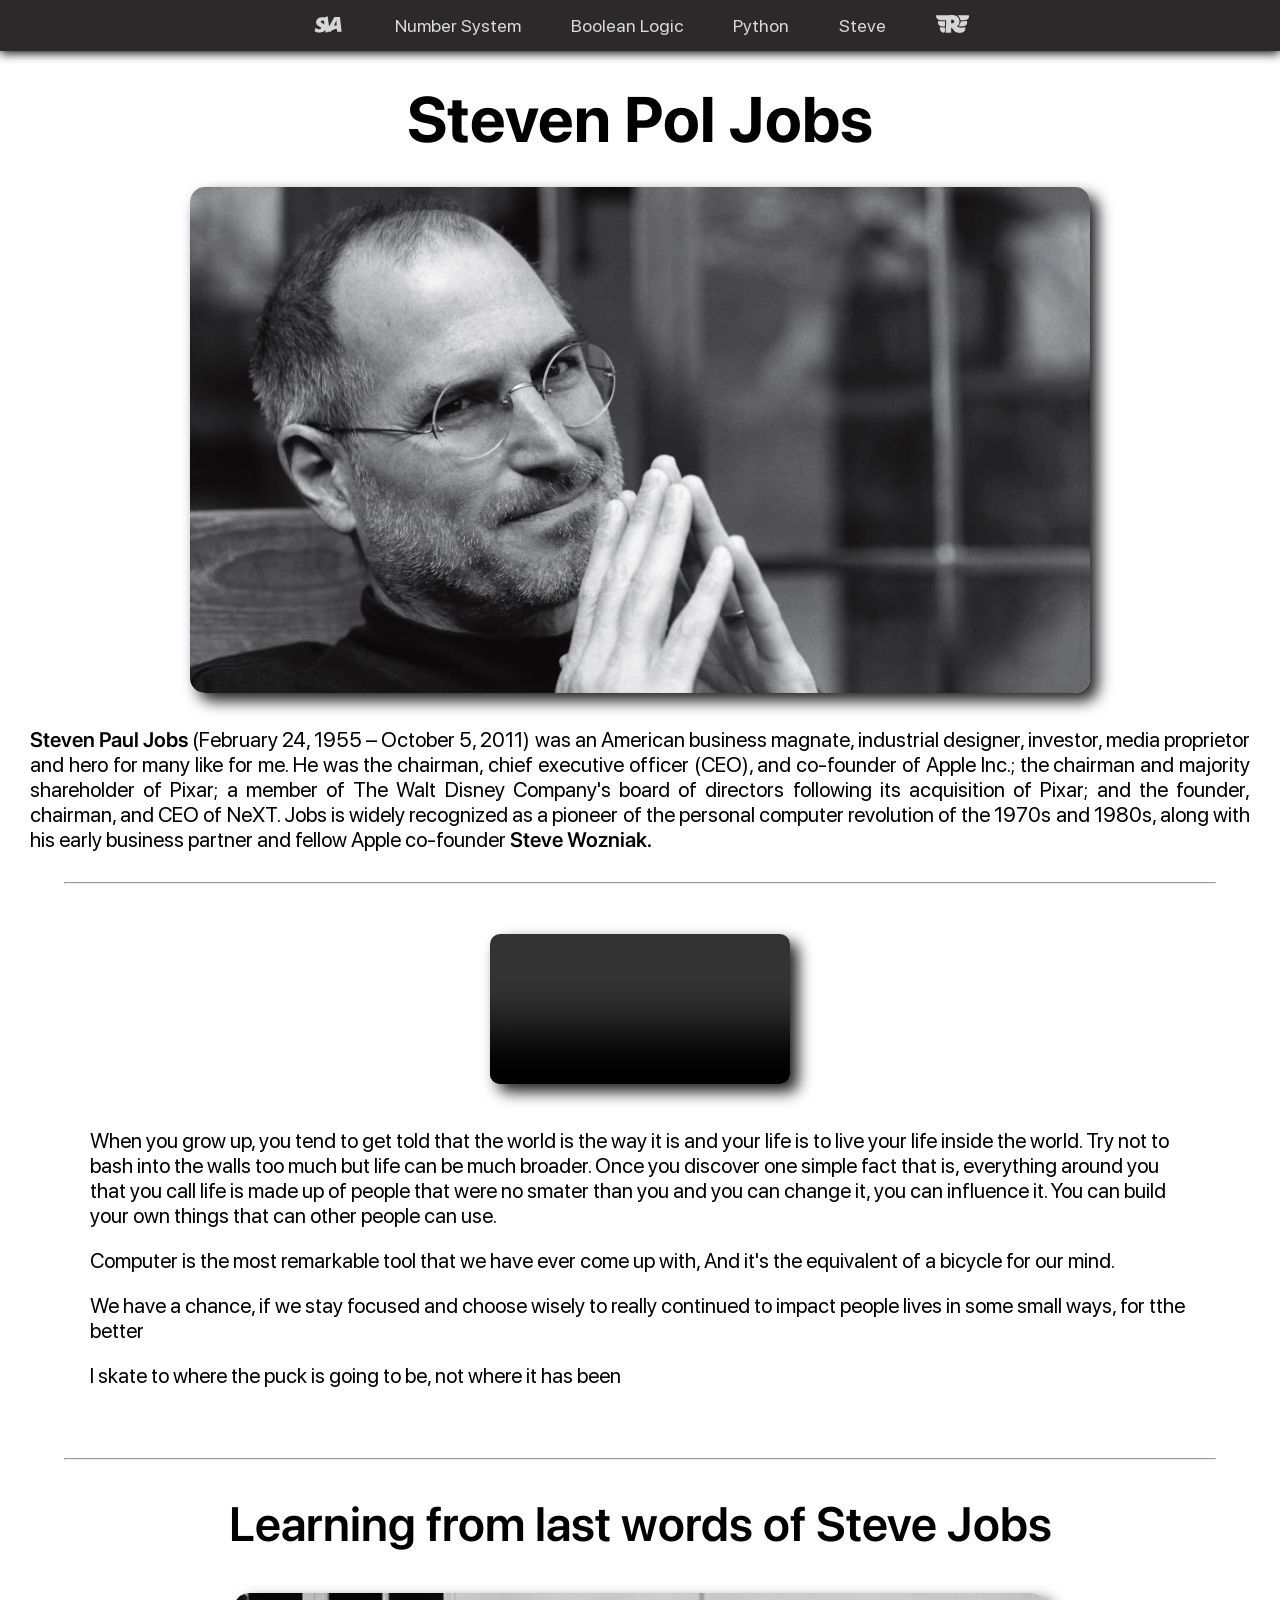
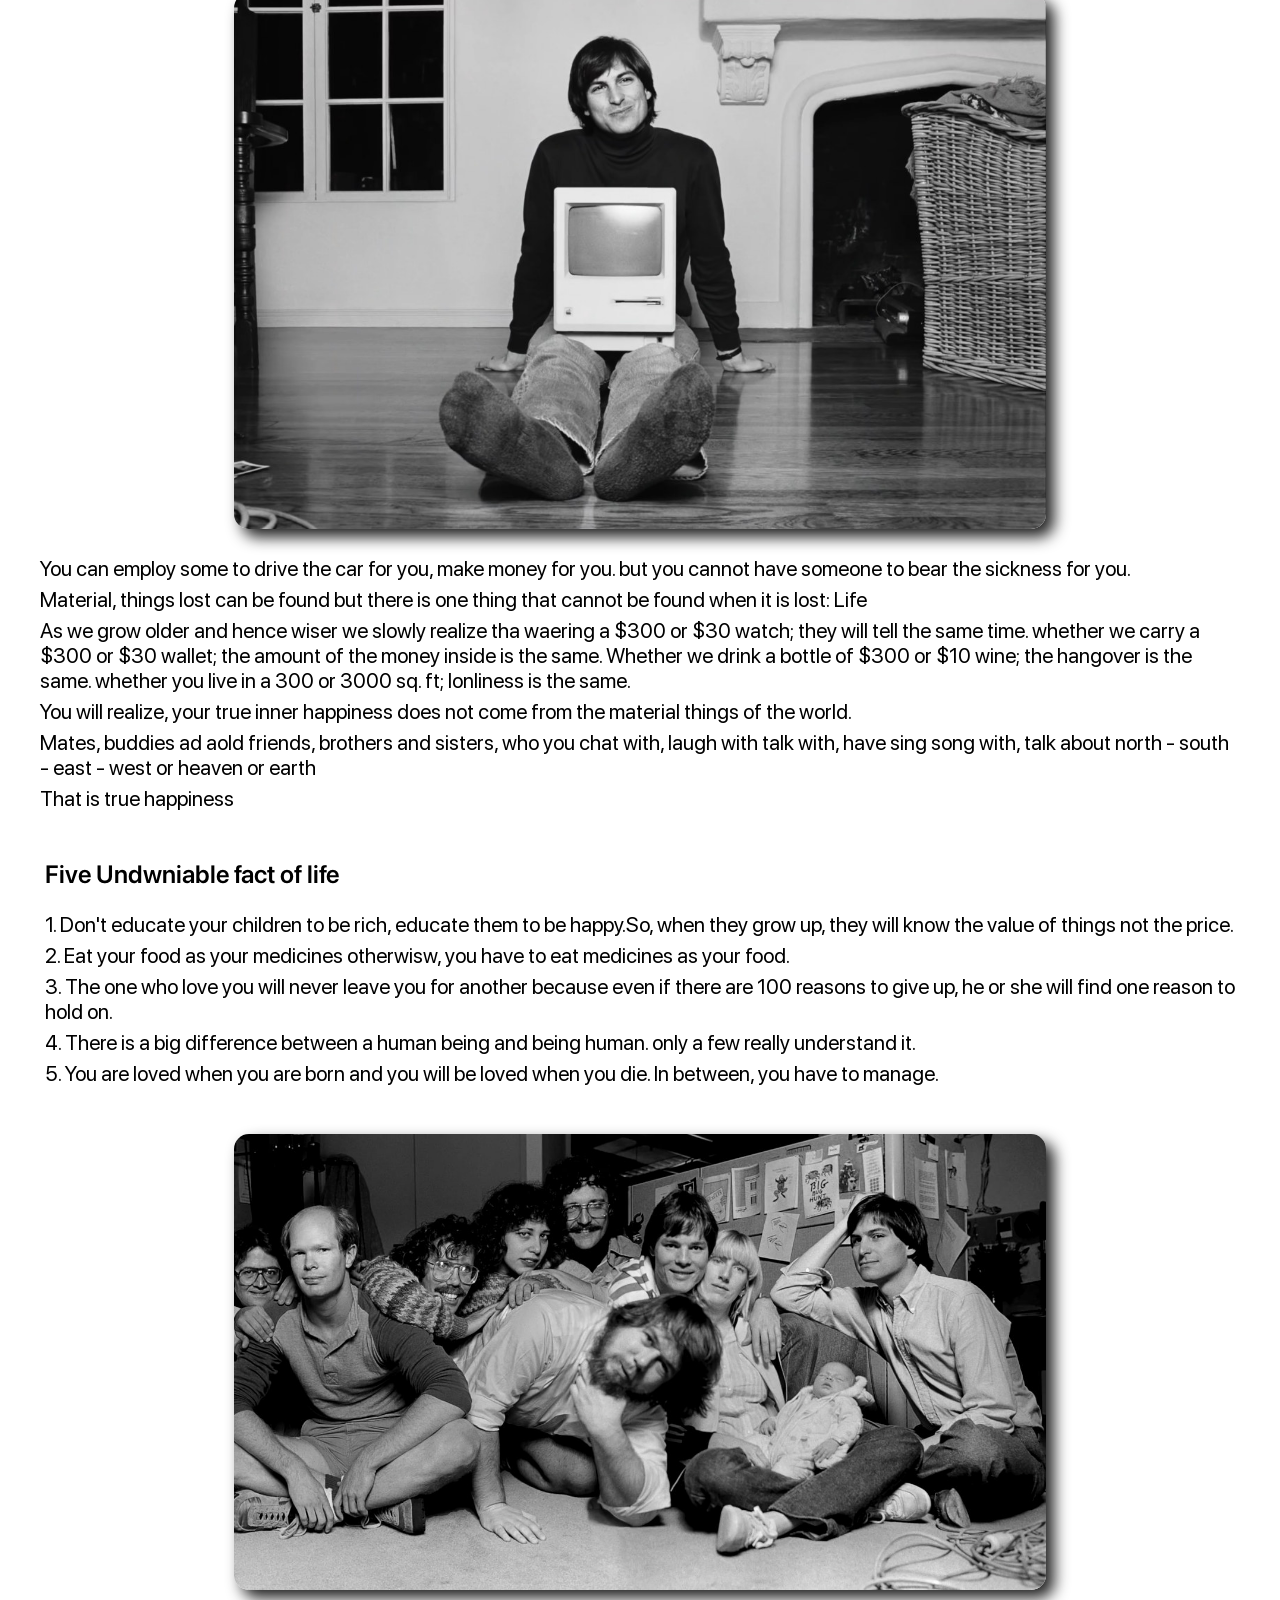
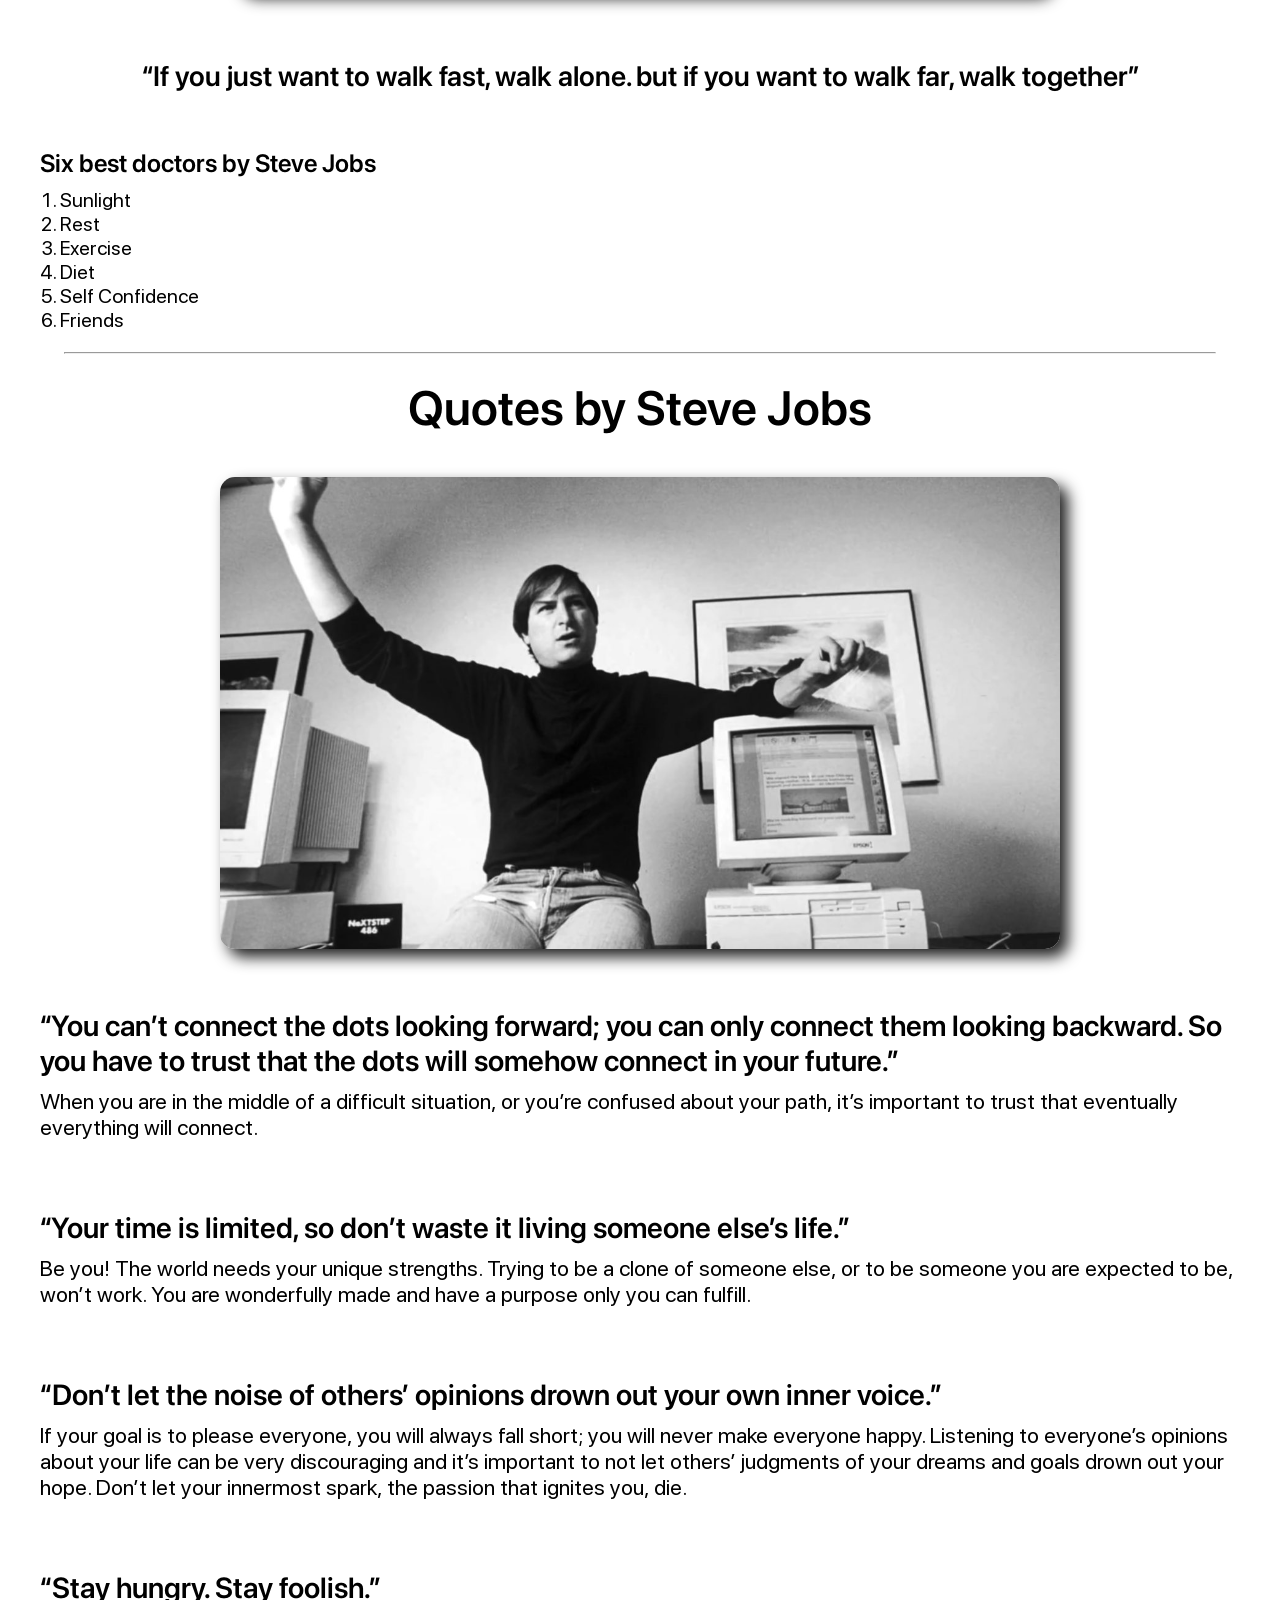
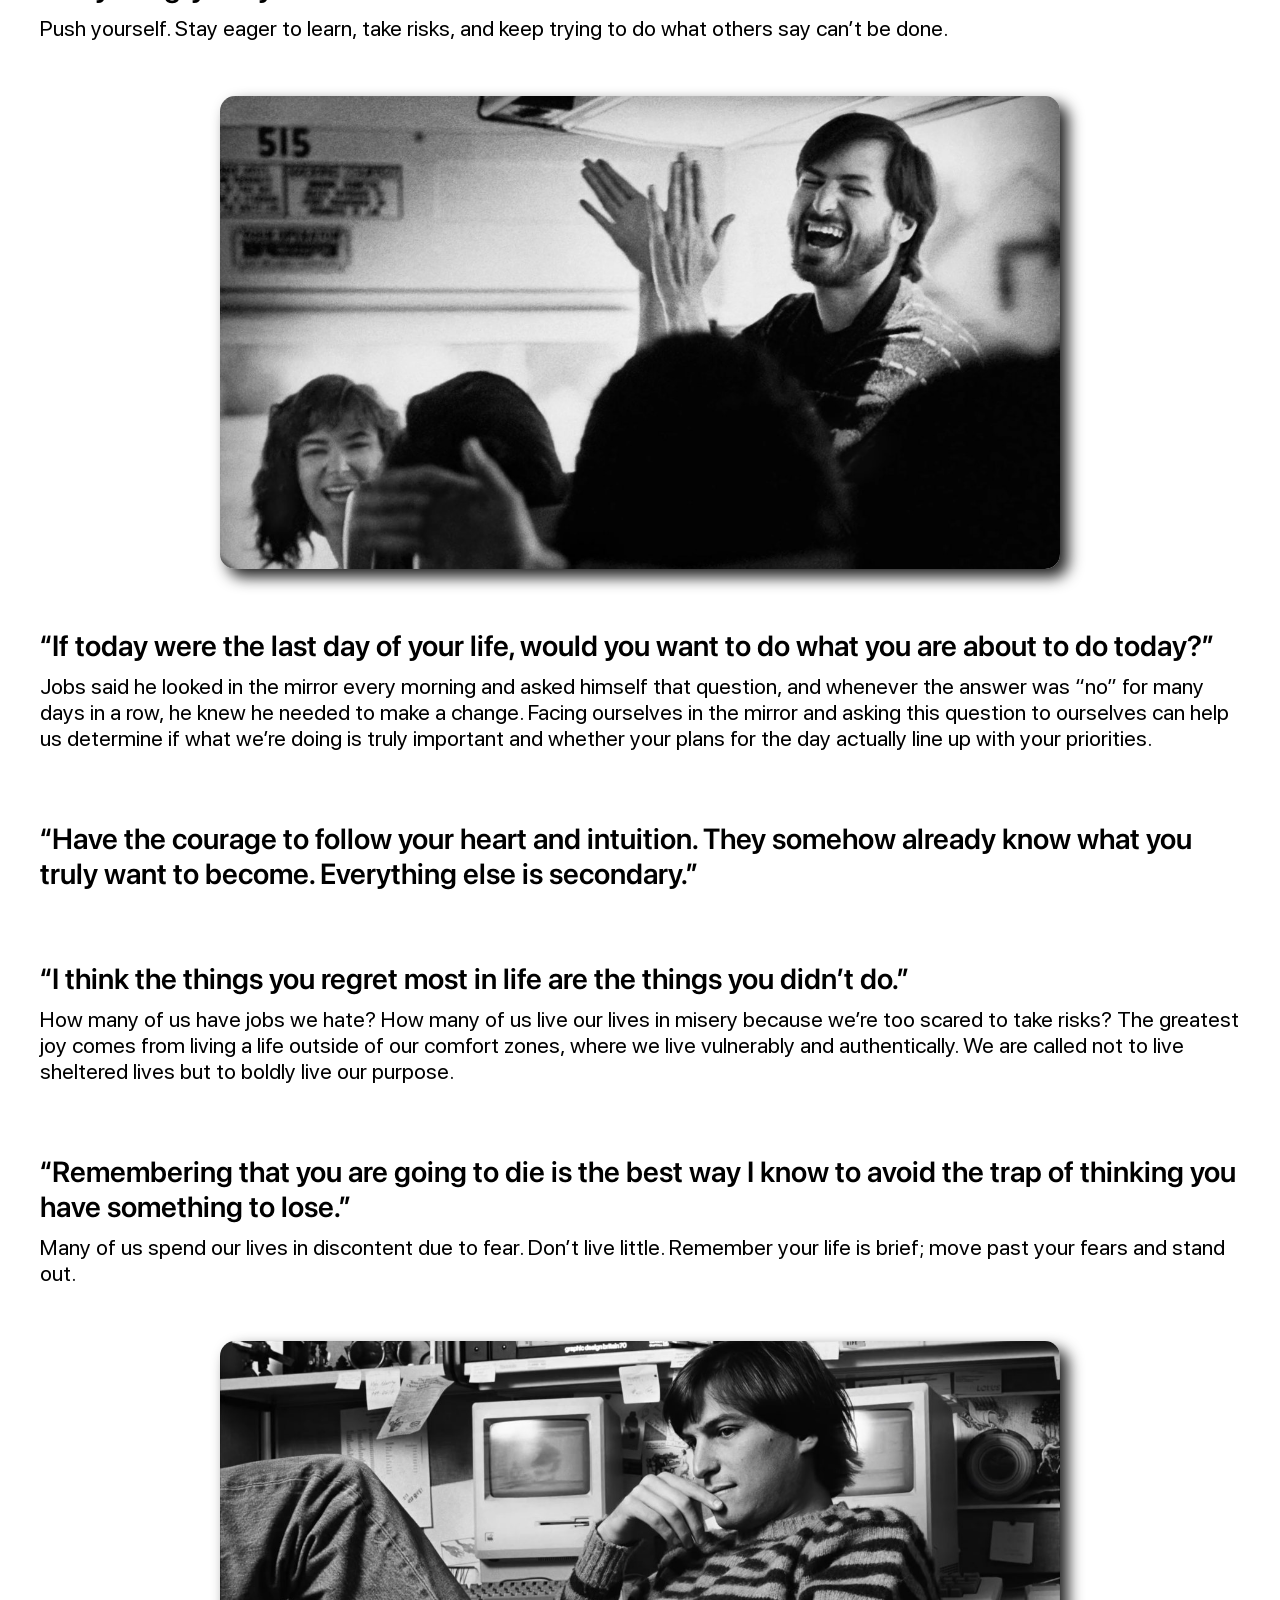
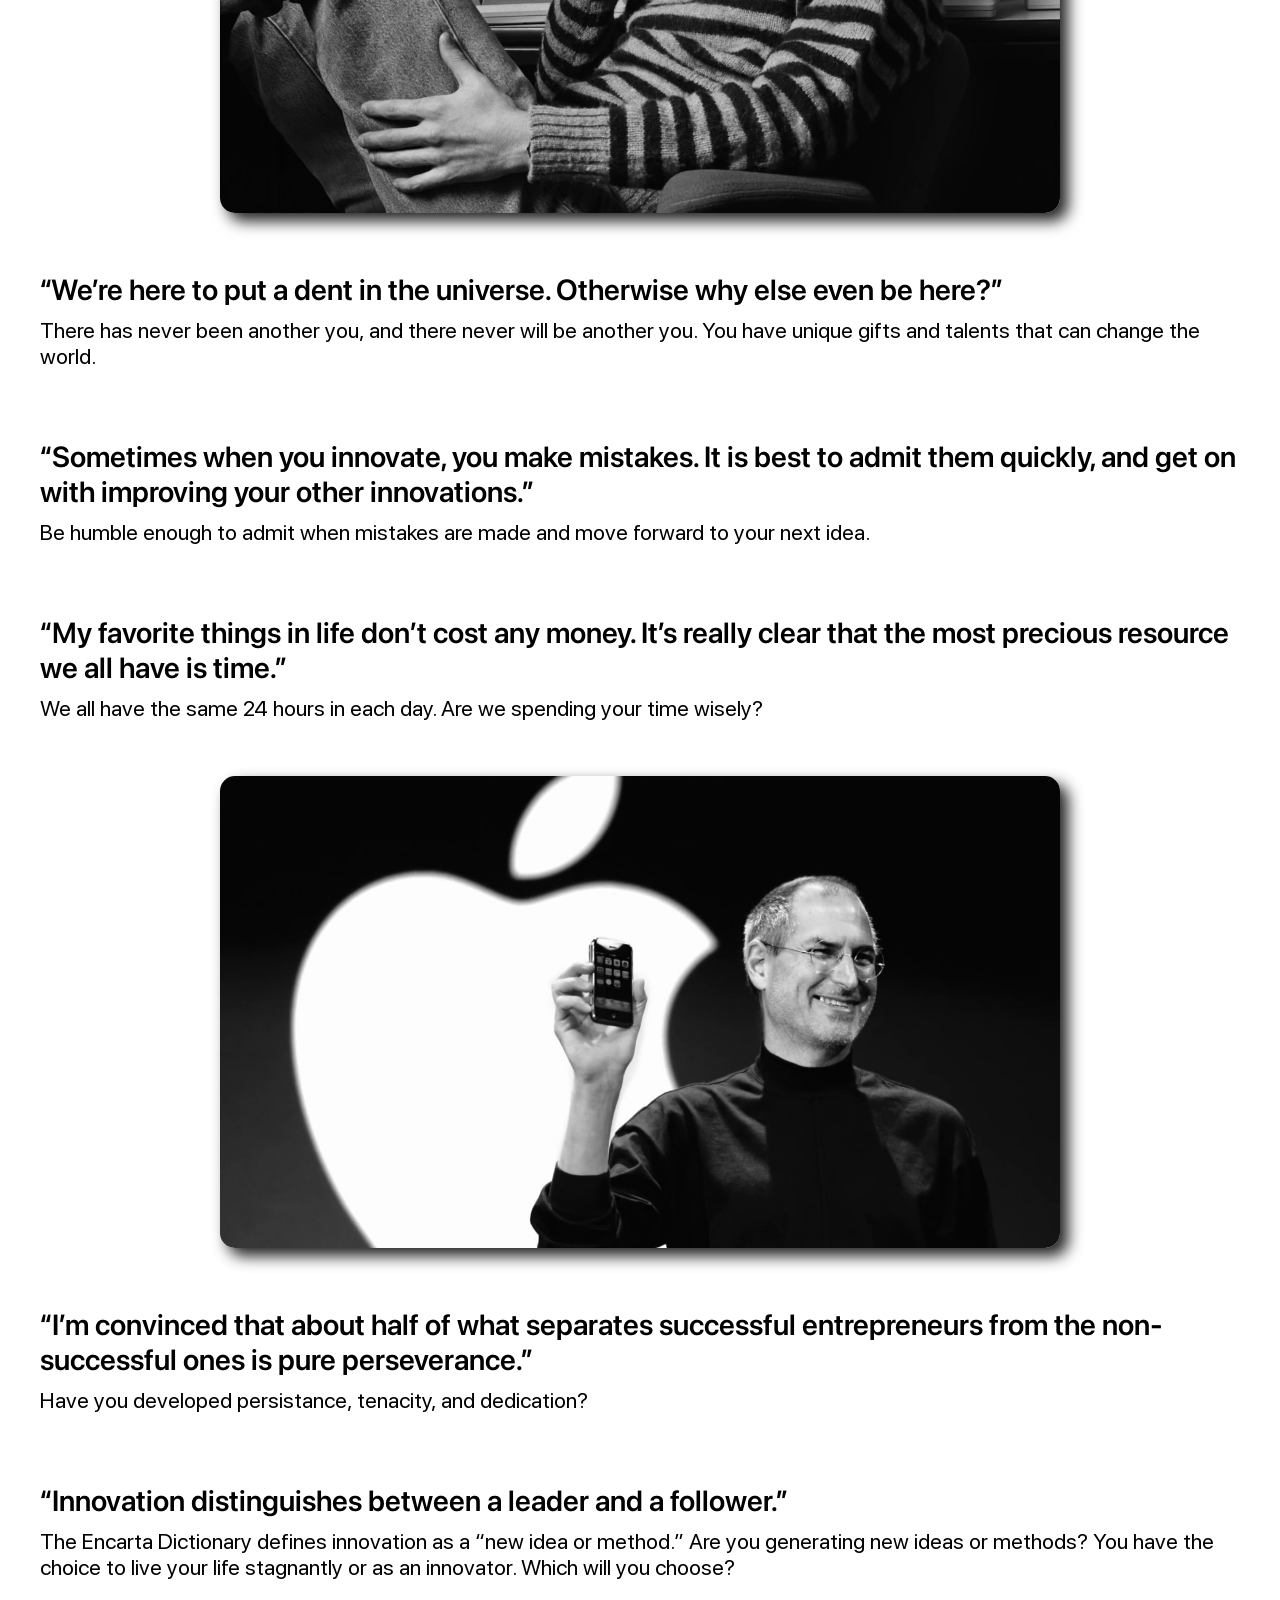
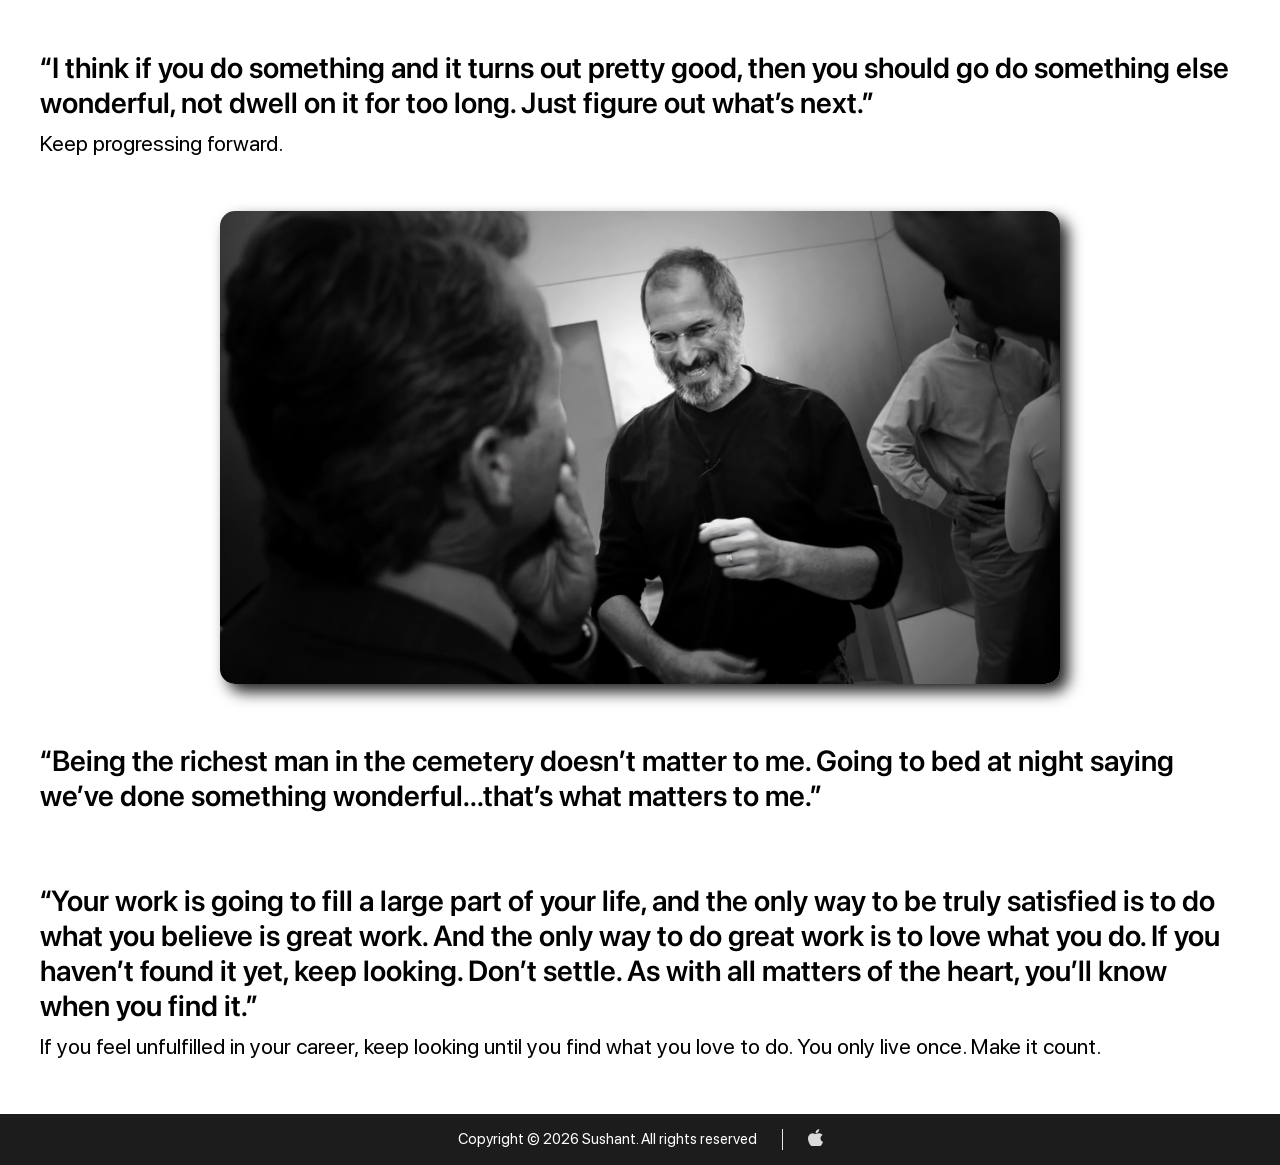
<file: Steve/index.html>
<!DOCTYPE html>
<html lang="en">

<head>

    <meta charset="UTF-8">
    <meta http-equiv="X-UA-Compatible" content="IE=edge">
    <meta name="viewport" content="width=device-width, initial-scale=1, viewport-fit=cover">
    <link rel="stylesheet" href="css/steve-nav.css">
    <link rel="stylesheet" href="css/steve.css">
    <link rel="stylesheet" href="css/steve-media.css">
    <link rel="stylesheet" href="css/font.css">
    <link rel="preload" href="css/font.css" as="style" />
    <meta name="author" content="Sushant Sejwal">
    <meta name="description" content="Steven Paul Jobs (February 24, 1955 – October 5, 2011) was an American business magnate, industrial designer, investor, media proprietor and hero for many like for me. He was the chairman, chief executive officer (CEO), and co-founder of Apple Inc">
    <script src="js/steve.js" defer></script>
    <title>Steve Jobs - Sushant</title>

    <link rel="shortcut icon" href="img/SushantBlack.svg" type="image/x-icon">
    <link rel="icon" href="img/SushantBlack.svg" type="image/x-icon">
    <link rel="apple-touch-icon" href="img/SushantBlack.svg">
    <link rel="mask-icon" href="/img/SushantBlack.svg">
    <link rel="canonical" href="https://sushantsejwal.github.io/Steve/">
    <link rel="alternate" href="https://sushantsejwal.github.io/sushant/Steve/" hreflang="en-US">

</head>

<body>

    <header class="hdr" id="hdr">
        <nav class="navigation-bar" id="navigation-bar">
            <!-- Toggle button -->
            <div class="toggle-btn">
                <span class="toggle-btn-line toggle-btn-line-1"></span>
                <span class="toggle-btn-line toggle-btn-line-2"></span>
            </div>
            <!-- Toggle button -->
            <div class="nav-all-items">
                <ul class="nav-items">
                    <div class="main-item-div">
                        <li class="main-item list"><a class="main-item-a main-item-a-svg-container" href="https://sushantsejwal.github.io/"><svg class="main-item-a-svg" version="1.0" xmlns="http://www.w3.org/2000/svg" width="648.000000pt" height="639.000000pt" viewBox="0 0 648.000000 639.000000" preserveAspectRatio="xMidYMid meet"> <metadata> Sushant</metadata> <g class="main-logo-svg-g" transform="translate(0.000000,639.000000) scale(0.100000,-0.100000)" fill="#d6d6d6" stroke="none"> <path d="M3027 5054 c-5 -6 -99 -42 -142 -55 -16 -5 -39 -13 -50 -18 -11 -5 -47 -19 -80 -30 -33 -11 -85 -30 -115 -41 -30 -12 -68 -26 -85 -31 -16 -5 -39 -13 -50 -18 -105 -48 -184 -54 -369 -31 -105 13 -357 13 -465 -1 -147 -18 -316 -56 -374 -85 -16 -8 -33 -14 -38 -14 -10 0 -143 -63 -174 -83 -54 -34 -175 -130 -211 -168 -68 -71 -131 -165 -179 -264 -25 -52 -45 -99 -45 -105 0 -7 -6 -33 -14 -59 -37 -118 -44 -268 -21 -421 22 -143 39 -189 121 -343 25 -46 177 -190 255 -243 99 -65 90 -61 284 -159 188 -95 191 -97 253 -142 82 -60 112 -116 112 -208 0 -109 -52 -180 -161 -219 -69 -25 -320 -25 -418 -1 -101 25 -172 46 -211 63 -19 8 -51 21 -70 29 -19 9 -42 19 -50 24 -8 4 -37 20 -65 34 -58 31 -70 38 -148 88 -61 40 -77 41 -77 1 0 -13 -6 -50 -14 -82 -8 -31 -22 -93 -31 -137 -10 -44 -23 -107 -30 -140 -7 -33 -21 -96 -30 -140 -9 -44 -21 -100 -27 -125 -25 -103 -25 -103 34 -132 119 -58 249 -105 393 -141 162 -41 220 -49 444 -66 148 -11 454 9 576 39 289 69 458 151 602 291 70 68 153 170 153 188 0 17 27 13 34 -5 4 -10 13 -67 21 -128 14 -106 18 -136 46 -319 7 -44 17 -81 24 -83 12 -5 113 26 215 66 30 12 66 25 80 30 14 5 70 26 125 47 l100 38 320 5 320 5 65 128 c63 123 99 167 138 167 8 0 28 6 45 14 18 8 59 23 92 35 33 11 85 30 115 41 30 12 71 26 90 32 19 6 40 13 45 16 6 4 37 16 70 27 60 21 60 21 63 63 3 34 8 43 25 47 12 3 126 4 252 3 l230 -3 3 -45 c1 -25 7 -83 13 -130 5 -47 14 -151 19 -232 4 -81 11 -152 15 -158 7 -12 933 -14 952 -2 9 5 9 19 3 47 -5 22 -10 60 -10 85 0 25 -6 92 -14 150 -18 129 -36 277 -46 390 -4 47 -12 123 -18 170 -6 47 -18 146 -26 220 -9 74 -20 176 -26 225 -7 50 -14 113 -16 140 -2 28 -11 106 -19 175 -8 69 -21 188 -30 265 -8 77 -20 176 -26 220 -6 44 -14 127 -19 185 -5 58 -14 129 -20 159 -5 29 -10 72 -10 95 0 22 -6 88 -15 146 -20 145 -38 301 -44 390 l-6 75 -591 3 -592 2 -28 -52 c-15 -29 -34 -64 -42 -78 -29 -51 -78 -140 -103 -187 -15 -26 -36 -64 -47 -83 -12 -19 -33 -57 -47 -85 -14 -27 -35 -66 -47 -85 -11 -19 -32 -57 -47 -83 -14 -26 -39 -72 -56 -102 -16 -29 -42 -75 -56 -102 -15 -26 -36 -64 -47 -83 -12 -19 -33 -57 -47 -85 -14 -27 -35 -66 -47 -85 -11 -19 -32 -57 -47 -83 -14 -26 -39 -72 -56 -102 -16 -29 -42 -75 -56 -102 -15 -26 -36 -64 -47 -83 -12 -19 -33 -57 -47 -85 -14 -27 -35 -66 -47 -85 -11 -19 -32 -57 -47 -83 -14 -26 -40 -74 -58 -105 -17 -31 -44 -80 -59 -109 -24 -44 -50 -71 -59 -61 -2 2 -10 62 -20 133 -9 72 -24 173 -31 225 -8 52 -19 127 -24 165 -5 39 -19 133 -30 210 -12 77 -25 174 -30 215 -4 41 -11 86 -14 100 -7 28 -33 216 -46 325 -5 39 -18 133 -30 210 -12 77 -25 172 -30 210 -9 71 -48 349 -49 351 -3 6 -30 12 -34 8z m1913 -1107 c0 -128 7 -313 15 -412 8 -99 15 -242 15 -318 l0 -137 -272 2 c-318 3 -293 -12 -222 135 24 51 64 135 88 185 43 91 93 196 180 380 59 124 89 192 116 258 12 30 28 69 35 85 8 17 16 38 19 48 3 10 10 15 16 12 6 -4 10 -93 10 -238z m-2742 164 l67 -17 12 -80 c7 -43 16 -113 22 -154 5 -41 19 -140 31 -220 11 -80 25 -177 30 -215 5 -39 12 -83 15 -98 10 -39 -21 -36 -71 6 -44 37 -132 100 -154 110 -8 4 -28 16 -45 26 -16 11 -50 31 -75 44 -25 14 -61 34 -80 46 -19 11 -44 25 -55 30 -11 5 -37 21 -58 35 -21 14 -40 26 -43 26 -3 0 -28 18 -57 40 -90 68 -127 131 -127 220 0 46 5 69 24 98 42 67 116 111 206 123 81 10 282 -1 358 -20z" /></g></svg></a></li>
                    </div>
                    <div class="all-other-items">
                        <li class="other-items list"><a class="link_1 link" href="https://sushantsejwal.github.io/NumberSystem/">Number System</a></li>
                        <li class="other-items list"><a class="link_2 link" href="https://sushantsejwal.github.io/BooleanLogic/">Boolean Logic</a></li>
                        <li class="other-items list"><a class="link_3 link" href="https://sushantsejwal.github.io/Python/">Python</a></li>
                        <li class="other-items list"><a class="link_4 link" href="https://sushantsejwal.github.io/Steve/">Steve</a></li>
                    </div>
                    <div class="bullet" id="bullet">
                        <li class="bullet-list" id="bullet-list">
                            <svg viewBox="235.787 199.515 68.489 36.868" xmlns="http://www.w3.org/2000/svg" class="bullet-svg" id="bullet-svg"><g class="bullet-svg-g" id="bullet-svg-g" transform="matrix(1, 0, 0, 1, 272.397095, 47.503841)" fill="#d6d6d6" stroke="none"><path d="m -36.609709,152.08162 c 0.102799,12.41672 12.212214,10.58334 21.166666,10.58334 l -1.058333,25.75277 h 11.2888887 v -10.93611 c 3.928533,1.91453 5.48957504,7.233 9.18598,9.61284 4.236862,2.72768 14.7644563,2.41336 18.2107423,-1.5307 2.0193,-2.31105 2.234847,-5.51074 2.236611,-8.43492 -5.512505,0.74225 -13.964003,2.73227 -17.6388893,-2.46944 8.1008363,-3.91548 6.4678283,-17.37106 -1.072091,-20.90889 -4.82776396,-2.26505 -10.316281,-1.66889 -15.508464,-1.66889 H -36.609709 m 44.4499997,0 v 0.35278 c 3.4434643,2.62361 5.7636833,5.88095 6.3500003,10.23056 6.23323,0 15.290449,1.4104 17.425109,-6.35 0.39087,-1.42053 0.23989,-2.78226 0.21378,-4.23334 H 7.8402907 m -13.052778,16.93334 v -7.40834 c 1.733903,0.01 3.7846,-0.14114 5.25356704,0.95391 2.16005796,1.61008 1.65593796,4.8193 -0.672748,5.98946 -1.36419104,0.68545 -3.10197504,0.46497 -4.58081904,0.46497 m -27.1638887,-4.93889 c 0,1.72473 -0.203412,3.60115 0.186725,5.29166 1.582138,6.85589 8.859132,5.99723 14.277164,5.99723 v -10.58334 c -4.675858,0 -9.973839,0.7179 -14.463889,-0.70555 m 59.972222,0 -8.819444,0.70555 -4.020609,0.36266 -0.9779,3.5179 -3.468158,6.70278 c 6.425847,0 17.962385,1.60055 17.727435,-8.11389 -0.0261,-1.0788 -0.0261,-2.18546 -0.441324,-3.175 m -56.091666,13.05277 c 0,4.50639 0.35888,8.36578 4.938888,10.48668 1.096681,0.508 3.211972,1.29504 4.32943,0.4385 1.959963,-1.50248 1.666311,-7.96184 1.667793,-10.21962 z" id="path111"/></g></svg>
                        </li>
                    </div>
                    <div class="bullet-audio-container" id="bullet-audio-container">
                        <audio src="img/RE.mp3" class="bullet-audio"  id="bullet-audio"></audio>
                    </div>
                </ul>
            </div>
        </nav>
    </header>

    <section class="steve-jobs-section">

        <div class="steven-pol-jobs">
            <div class="steve-jobs-text">
                <div class="steve-jobs-text-heading">
                    <h1>Steven Pol Jobs</h1>
                </div>
                <div class="steve-jobs-img">
                    <img src="img/steve_1.jpg" alt="Steven Pol Jobs">
                </div>
                <div class="steve-jobs-text-para">
                    <p><b>Steven Paul Jobs</b> (February 24, 1955 – October 5, 2011) was an American business magnate, industrial designer, investor, media proprietor and hero for many like for me. He was the chairman, chief executive officer (CEO), and co-founder of Apple Inc.; the chairman and majority shareholder of Pixar; a member of The Walt Disney Company's board of directors following its acquisition of Pixar; and the founder, chairman, and CEO of NeXT. Jobs is widely recognized as a pioneer of the personal computer revolution of the 1970s and 1980s, along with his early business partner and fellow Apple co-founder <b>Steve Wozniak.</b></p>
                </div>
            </div>
        </div>
        <!--  -->
        <div class="container-for-hr">
            <hr>
        </div>
        <!--  -->
        <div class="steve-jobs-video">
            <div class="steve-video">
                <video src="https://cdn2.mywave.video/embed/616ea83246e0fb000135503f/616ea86646e0fb0001438dd4.mp4" controlsList="nodownload noplaybackrate" controls> Sorry your browser doesn't support video playback. please update your browser.</video>
            </div>
            <div class="video-caption">
                <p class="caption">When you grow up, you tend to get told that the world is the way it is and your life is to live your life inside the world. Try not to bash into the walls too much but life can be much broader. Once you discover one simple fact that is, everything around you that you call life is made up of people that were no smater than you and you can change it, you can influence it. You can build your own things that can other people can use. </p>
                <p class="caption">Computer is the most remarkable tool that we have ever come up with, And it's the equivalent of a bicycle for our mind.</p>
                <p class="caption">We have a chance, if we stay focused and choose wisely to really continued to impact people lives in some small ways, for tthe better</p>
                <p class="caption">I skate to where the puck is going to be, not where it has been</p>
            </div>
        </div>
        <!--  -->
        <div class="container-for-hr">
            <hr>
        </div>
        <!--  -->
        <div class="jobs-last-words">
            <div class="learning-from-last-words-of-steve-jobs">
                <h1>Learning from last words of Steve Jobs</h1>
            </div>
            <div class="steve-img">
                <img src="img/steve_2.jpg" alt="">
            </div>
            <div class="learning-from-last-words-of-steve-jobs-text">
                <p class="words">You can employ some to drive the car for you, make money for you. but you cannot have someone to bear the sickness for you.</p>
                <p class="words">Material, things lost can be found but there is one thing that cannot be found when it is lost: Life</p>
                <p class="words">As we grow older and hence wiser we slowly realize tha waering a $300 or $30 watch; they will tell the same time. whether we carry a $300 or $30 wallet; the amount of the money inside is the same. Whether we drink a bottle of $300 or $10 wine; the hangover is the same. whether you live in a 300 or 3000 sq. ft; lonliness is the same.</p>
                <p class="words">You will realize, your true inner happiness does not come from the material things of the world.</p>
                <p class="words">Mates, buddies ad aold friends, brothers and sisters, who you chat with, laugh with talk with, have sing song with, talk about north - south - east - west or heaven or earth</p>
                <p class="words">That is true happiness</p>
            </div>
            <div class="steve-five-fact">
                <div class="steve-five-fact-heading">
                    <p>Five Undwniable fact of life</p>
                </div>
                <div class="steve-five-fact-text">
                    <p class="words">1. Don't educate your children to be rich, educate them to be happy.So, when they grow up, they will know the value of things not the price.</p>
                    <p class="words">2. Eat your food as your medicines otherwisw, you have to eat medicines as your food.</p>
                    <p class="words">3. The one who love you will never leave you for another because even if there are 100 reasons to give up, he or she will find one reason to hold on.</p>
                    <p class="words">4. There is a big difference between a human being and being human. only a few really understand it.</p>
                    <p class="words">5. You are loved when you are born and you will be loved when you die. In between, you have to manage.</p>
                </div>
            </div>
            <div class="steve-img">
                <img src="img/steve_3.jpg" alt="">
            </div>
            <div class="quote-by-jobs">
                 <p class="jobs-quote"><q>If you just want to walk fast, walk alone. but if you want to walk far, walk together</q></p>
            </div>
            <div class="best-doctors">
                <div class="best-doctors-heading">
                    <h1>Six best doctors by Steve Jobs</h1>
                </div>
                <div class="list-for-best-doctors">
                    <ol>
                        <li>Sunlight</li>
                        <li>Rest</li>
                        <li>Exercise</li>
                        <li>Diet</li>
                        <li>Self Confidence</li>
                        <li>Friends</li>
                    </ol>
                </div>
            </div>
        </div>
        <!--  -->
        <div class="container-for-hr">
            <hr>
        </div>
        <!--  -->
        <div class="jobs-quotes">
            <div class="jobs-quotes-heading">
                <h1>Quotes by Steve Jobs</h1>
            </div>
            <div class="steve-img">
                <img src="img/steve_4.jpg" alt="">
            </div>
            <div class="jobs-quote">
                <p class="jobs-quote-para"><q>You can’t connect the dots looking forward; you can only connect them looking backward. So you have to trust that the dots will somehow connect in your future.</q></p>
                <p class="jobs-quote-expanation">When you are in the middle of a difficult situation, or you’re confused about your path, it’s important to trust that eventually everything will connect.</p>
            </div>
            <div class="jobs-quote">
                <p class="jobs-quote-para"><q>Your time is limited, so don’t waste it living someone else’s life.</q></p>
                <p class="jobs-quote-expanation">Be you! The world needs your unique strengths. Trying to be a clone of someone else, or to be someone you are expected to be, won’t work. You are wonderfully made and have a purpose only you can fulfill.</p>
            </div>
            <div class="jobs-quote">
                <p class="jobs-quote-para"><q>Don’t let the noise of others’ opinions drown out your own inner voice.</q></p>
                <p class="jobs-quote-expanation">If your goal is to please everyone, you will always fall short; you will never make everyone happy. Listening to everyone’s opinions about your life can be very discouraging and it’s important to not let others’ judgments of your dreams and goals drown out your hope. Don’t let your innermost spark, the passion that ignites you, die.</p>
            </div>
            <div class="jobs-quote">
                <p class="jobs-quote-para"><q>Stay hungry. Stay foolish.</q></p>
                <p class="jobs-quote-expanation">Push yourself. Stay eager to learn, take risks, and keep trying to do what others say can’t be done.</p>
            </div>
            <div class="steve-img">
                <img src="img/steve_5.jpg" alt="">
            </div>
            <div class="jobs-quote">
                <p class="jobs-quote-para"><q>If today were the last day of your life, would you want to do what you are about to do today?</q></p>
                <p class="jobs-quote-expanation">Jobs said he looked in the mirror every morning and asked himself that question, and whenever the answer was “no” for many days in a row, he knew he needed to make a change. Facing ourselves in the mirror and asking this question to ourselves can help us determine if what we’re doing is truly important and whether your plans for the day actually line up with your priorities.</p>
            </div>
            <div class="jobs-quote">
                <p class="jobs-quote-para"><q>Have the courage to follow your heart and intuition. They somehow already know what you truly want to become. Everything else is secondary.</q></p>
            </div>
            <div class="jobs-quote">
                <p class="jobs-quote-para"><q>I think the things you regret most in life are the things you didn’t do.</q></p>
                <p class="jobs-quote-expanation">How many of us have jobs we hate? How many of us live our lives in misery because we’re too scared to take risks? The greatest joy comes from living a life outside of our comfort zones, where we live vulnerably and authentically. We are called not to live sheltered lives but to boldly live our purpose.</p>
            </div>
            <div class="jobs-quote">
                <p class="jobs-quote-para"><q>Remembering that you are going to die is the best way I know to avoid the trap of thinking you have something to lose.</q></p>
                <p class="jobs-quote-expanation">Many of us spend our lives in discontent due to fear. Don’t live little. Remember your life is brief; move past your fears and stand out.</p>
            </div>
            <div class="steve-img">
                <img src="img/steve_6.jpg" alt="">
            </div>
            <div class="jobs-quote">
                <p class="jobs-quote-para"><q>We’re here to put a dent in the universe. Otherwise why else even be here?</q></p>
                <p class="jobs-quote-expanation">There has never been another you, and there never will be another you. You have unique gifts and talents that can change the world.</p>
            </div>
            <div class="jobs-quote">
                <p class="jobs-quote-para"><q>Sometimes when you innovate, you make mistakes. It is best to admit them quickly, and get on with improving your other innovations.</q></p>
                <p class="jobs-quote-expanation">Be humble enough to admit when mistakes are made and move forward to your next idea.</p>
            </div>
            <div class="jobs-quote">
                <p class="jobs-quote-para"><q>My favorite things in life don’t cost any money. It’s really clear that the most precious resource we all have is time.</q></p>
                <p class="jobs-quote-expanation">We all have the same 24 hours in each day. Are we spending your time wisely?</p>
            </div>
            <div class="steve-img">
                <img src="img/steve_7.jpg" alt="">
            </div>
            <div class="jobs-quote">
                <p class="jobs-quote-para"><q>I’m convinced that about half of what separates successful entrepreneurs from the non-successful ones is pure perseverance.</q></p>
                <p class="jobs-quote-expanation">Have you developed persistance, tenacity, and dedication?</p>
            </div>
            <div class="jobs-quote">
                <p class="jobs-quote-para"><q>Innovation distinguishes between a leader and a follower.</q></p>
                <p class="jobs-quote-expanation">The Encarta Dictionary defines innovation as a “new idea or method.” Are you generating new ideas or methods? You have the choice to live your life stagnantly or as an innovator. Which will you choose?</p>
            </div>
            <div class="jobs-quote">
                <p class="jobs-quote-para"><q>I think if you do something and it turns out pretty good, then you should go do something else wonderful, not dwell on it for too long. Just figure out what’s next.</q></p>
                <p class="jobs-quote-expanation">Keep progressing forward.</p>
            </div>
            <div class="steve-img">
                <img src="img/steve_8.jpg" alt="">
            </div>
            <div class="jobs-quote">
                <p class="jobs-quote-para"><q>Being the richest man in the cemetery doesn’t matter to me. Going to bed at night saying we’ve done something wonderful...that’s what matters to me.</q></p>
            </div>
            <div class="jobs-quote">
                <p class="jobs-quote-para"><q>Your work is going to fill a large part of your life, and the only way to be truly satisfied is to do what you believe is great work. And the only way to do great work is to love what you do. If you haven’t found it yet, keep looking. Don’t settle. As with all matters of the heart, you’ll know when you find it.</q></p>
                <p class="jobs-quote-expanation">If you feel unfulfilled in your career, keep looking until you find what you love to do. You only live once. Make it count.</p>
            </div>
        </div>
    </section>
    
    <footer>
        <div class="footer">
            <div class="copy-right">
                <p id="footer-para" class="footer-para">
                    <span id="footer-para-text" class="footer-para-text"></span>
                    <span id="footer-para-svg" class="footer-para-svg">
                        <a class="link-to-apple" class="" href="https://www.apple.com/" target="_blank">
                            <svg class="link-tp-apple-svg" viewBox="219.235 227.818 50.141 59.277" xmlns="http://www.w3.org/2000/svg">
                                <g class="link-to-apple-svg-g" version="1.0" fill="#fff" stroke="none">
                                    <path d="M 261.018 284.707 C 257.803 287.828 254.255 287.341 250.874 285.87 C 247.279 284.369 243.993 284.274 240.196 285.87 C 235.468 287.911 232.959 287.318 230.111 284.707 C 214.036 268.157 215.963 242.723 234.679 241.996 C 239.198 242.102 242.213 244.446 244.823 244.63 C 248.703 243.841 252.416 241.581 256.569 241.878 C 261.558 242.281 265.289 244.251 267.78 247.792 C 257.518 253.961 259.95 267.486 269.376 271.283 C 267.49 276.237 265.069 281.13 261.012 284.749 L 261.018 284.707 Z M 244.467 241.819 C 243.987 234.463 249.949 228.412 256.806 227.818 C 257.75 236.302 249.094 242.649 244.467 241.819 Z" id="path2"/>
                                </g>
                            </svg>
                        </a>
                    </span>
                </p>
            </div>
        </div>
    </footer>

</body>

</html>
</file>
<file: css/sushant.css>
/* body and pseudo elements */

body {
    min-width: 340px;
    margin: auto;
    -webkit-tap-highlight-color: transparent;
}

/* ==================== Sushant section ==================== */

.section-sushant {
    margin: auto auto auto auto;
    max-width: 1900px;
}

/* ========= Number System ========= */
/* container */

.number-system {
    padding: 10px 40px;
    margin: 64px 15px 10px 15px;
    border-radius: 15px;
    background: linear-gradient(90deg, hsla(176, 61%, 87%, 1) 0%, hsla(150, 54%, 86%, 1) 50%, rgb(226, 214, 226) 100%);
}

/* heading */

.number-system-heading a {
    text-decoration: none;
    color: rgb(29, 28, 28);
}

.number-system-heading a h1 {
    text-align: center;
    font-family: "SF-black";
    font-size: 50px;
    margin: 30px 40px 15px 40px;
}

@media screen and (max-width:400px) {
    .number-system-heading a h1 {
        font-size: 40px;
    }
}

@media screen and (max-width:350px) {
    .number-system-heading a h1 {
        font-size: 35px;
    }
}

/* text */

.number-system-text a {
    text-decoration: none;
    color: rgb(44, 42, 42);
}

.number-system-text a p {
    text-align: center;
    font-family: "SFPro-Regular" ;
    font-size: 24px;
    margin: 15px 40px;
}

@media screen and (max-width:400px) {
    .number-system-text a p {
        font-size: 18px;
    }
}

/* anchor */

.number-system-anchor a {
    text-decoration: none;
    color: #0066cc;
    text-align: center;
    font-size: 20px;
    display: block;
    margin: 15px 40px;
}

.number-system-anchor a .anchor-span-text:hover {
    text-decoration: underline;
}

/* img */

.number-system-img {
    text-align: center;
}

.number-system-img a img {
    max-width: 700px;
    text-align: center;
    margin: auto auto 30px auto;
    transform: scale(100%);
    transition: all .15s ease-in-out;
}

.number-system-img a img:hover {
    transform: scale(99%);
}

@media screen and (max-width:900px) {
    .number-system-img a img {
        width: 80%;
    }
}

/* ================================= starting section ================================= */

.sushant-section-container {
    padding: 40px 50px 25px 50px;
}

.sushant-section {
    margin: 54px auto auto auto;
    max-width: 1900px;
}

.sushant-image {
    text-align: center;
}

@media only screen and (max-width:500px) {

    .sushant-image img {
        width: 80%;
    }
}

.sushant-image img {
    display: block;
    margin: auto;
    max-width: 320px;
    border-radius: 2222px;
    box-shadow: 0px 2px 15px rgb(94, 89, 89);
    pointer-events: none;
}

.sushant-awesome {
    text-align: center;
    color: rgb(44, 42, 42);
    font-family: "SFPro-Regular" ;
    font-size: 22px;
    margin-top: 20px;
    padding: 20px;
}

@media only screen and (max-width:408px) {
    .sushant-awesome {
        font-size: 20px;
    }
}

@media only screen and (max-width:390px) {
    .sushant-awesome {
        font-size: 18px;
    }

    .python-emoji {
        display: none;
    }
}

.sushant-sejwal {
    text-align: center;
}

.sushant-sejwal h1 {
    font-family: "SF-black" ;
    font-size: 70px;
    color: rgb(29, 28, 28);
}

@media only screen and (max-width:650px) {

    .sushant-sejwal h1 {
        font-size: 60px;
    }

}

/* ================================= python section ================================= */

.sushant-section-python {
    margin: auto;
    max-width: 1900px;
}

.sushant-python-container {
    background: linear-gradient(225deg, hsla(0, 0%, 25%, 1) 0%, hsla(0, 0%, 24%, 1) 25%, hsla(0, 0%, 18%, 1) 50%, hsla(0, 1%, 18%, 1) 75%, hsla(0, 0%, 22%, 1) 100%);
    margin: 15px;
    border-radius: 15px;
    /* min-height: 100vh; */
    max-height: auto;
    display: grid;
    align-items: center;
}

.sushant-python-heading {
    text-align: center;
}

.sushant-python-heading a {
    text-decoration: none;
    color: rgb(240, 230, 230);
}

.sushant-python-heading a h1 {
    text-align: center;
    font-family: "SF-black" ;
    font-size: 50px;
    padding: 50px 40px 10px 40px;
}

@media only screen and (max-width:400px) {
    .sushant-python-heading a h1 {
        font-size: 40px;
    }
}

.sushant-python-text {
    text-align: center;
}

.sushant-python-text a {
    text-decoration: none;
    color: rgb(235, 226, 226);
}

.sushant-python-text a P {
    text-align: center;
    font-family: "SFPro-Regular" ;
    font-size: 22px;
    margin: 15px 30px;
}

.sushant-python-anchor {
    text-align: center;
    padding: 20px;
}

.sushant-python-anchor a {
    text-decoration: none;
    color: rgb(235, 226, 226);
    font-size: 20px;
    font-family: "SFPro-Regular" ;

}

.python-anchor-span-text:hover {
    text-decoration: underline;
}

.sushant-python-img {
    padding: 20px 20px 50px 20px;
    text-align: center;
}

.sushant-python-img img {
    max-width: 400px;
    border-radius: 20px;
    box-shadow: 0px 0px 30px #00070A;
    transform: scale(100%);
    transition: all .15s ease-in-out;
}

.sushant-python-img img:hover {
    transform: scale(99%);
    box-shadow: 0px 0px 20px #00070A;
    transition: all .17s ease-in-out;
}

@media only screen and (max-width:900px) {
    .sushant-python-img img {
        max-width: 80%;
    }
}

/* =============================== Boolean =============================== */

.boolean-logic-section {
    margin: auto;
    max-width: 1900px;
}

.boolean-logic {
    background: linear-gradient(90deg, #000329 0%, #00458f 100%);
    margin: 15px;
    border-radius: 15px;
}

/* heading */

.boolean-logic-heading {
    text-align: center;
}

.boolean-logic-heading a {
    text-decoration: none;
    color: rgb(240, 230, 230);
}

.boolean-logic-heading a h1 {
    font-size: 50px;
    font-family: "SF-black" ;
    padding: 50px 40px 10px 40px;
}

@media only screen and (max-width:400px) {
    .boolean-logic-heading a h1 {
        font-size: 40px;
    }
}

/* text */

.boolean-logic-text {
    text-align: center;
}

.boolean-logic-text a {
    text-decoration: none;
    color: rgb(240, 230, 230);
}

.boolean-logic-text a p {
    font-size: 22px;
    font-family: "SFPro-Regular" ;
    padding: 15px 30px;
}

/* anchor */

.boolean-logic-anchor {
    text-align: center;
    padding: 15px 20px;
}

.boolean-logic-anchor a {
    text-decoration: none;
    color: rgb(240, 230, 230);
    font-size: 20px;
}

.boolean-logic-anchor .boolean-anchor-span-text:hover {
    text-decoration: underline;
}

/* img */

.boolean-logic-img {
    padding: 20px 20px 50px 20px;
    text-align: center;
}

.boolean-logic-img img {
    max-width: 550px;
    border-radius: 20px;
    box-shadow: 0px 0px 30px #070a0a;
    transition: all .17s ease-in-out;
    transform: scale(100%);
}

.boolean-logic-img img:hover {
    box-shadow: 0px 0px 20px #0d1111;
    transform: scale(99%);
    transition: all .15s ease-in-out;
}

@media only screen and (max-width:900px) {
    .boolean-logic-img img {
        max-width: 80%;
    }
}

/* =============================== Footer =============================== */

.footer {
    background-color: rgb(29, 28, 28);
    color: white;
    text-align: center;
    margin-top: auto;
}

.footer-para {
    font-size: 15px;
    padding: 15px;
    display: flex;
    justify-content: center;
    align-items: center;
}

.footer-para-text {
    margin: 0px 25px;
}

/* link to apple */

.link-tp-apple-svg {
    width: 15px;
    margin: 0px 25px;
}

.link-to-apple-svg-g {
    fill: #dadada;
}

.link-to-apple-svg-g.apple_sushant {
    fill: #ffffff;
}

.footer-para-svg {
    border-left: 1px solid rgb(230, 230, 230);
}

@media only screen and (max-width:432px) {

    .link-tp-apple-svg {
        margin: 0px 20px;
    }

    .footer-para-text {
        margin: 0px 20px;
    }

}

@media only screen and (max-width:412px) {

    .link-tp-apple-svg {
        margin: 0px 15px;
    }

    .footer-para-text {
        margin: 0px 15px;
    }

}

@media only screen and (max-width:392px) {

    .link-tp-apple-svg {
        margin: 0px 10px;
    }

    .footer-para-text {
        margin: 0px 10px;
    }

}

@media only screen and (max-width:372px) {

    .link-tp-apple-svg {
        margin: 0px 5px;
        width: 14px;
    }

    .footer-para-text {
        margin: 0px 5px;
        font-size: 14px;
    }

}

/* ================================= steve section ================================= */

.sushant-section-steve {
    margin: auto;
    max-width: 1900px;
}

.sushant-steve-container {
    background: linear-gradient(135deg, hsla(97, 63%, 66%, 1) 0%, hsla(96, 42%, 52%, 1) 25%, hsla(95, 42%, 53%, 1) 50%, hsla(93, 51%, 37%, 1) 75%, hsla(92, 67%, 31%, 1) 100%);
    margin: 15px;
    border-radius: 15px;
    max-height: auto;
    display: grid;
    align-items: center;
}

.sushant-steve-heading {
    text-align: center;
}

.sushant-steve-heading a {
    text-decoration: none;
    color: rgb(26, 26, 26);
}

.sushant-steve-heading a h1 {
    text-align: center;
    font-family: "SF-black" ;
    font-size: 50px;
    padding: 50px 40px 10px 40px;
}

@media only screen and (max-width:400px) {
    .sushant-steve-heading a h1 {
        font-size: 40px;
    }
}

.sushant-steve-text {
    text-align: center;
}

.sushant-steve-text a {
    text-decoration: none;
    color: rgb(26, 26, 26);
}

.sushant-steve-text a P {
    text-align: center;
    font-family: "SFPro-Regular" ;
    font-size: 22px;
    margin: 15px 30px;
}

.sushant-steve-anchor {
    text-align: center;
    padding: 20px;
}

.sushant-steve-anchor a {
    text-decoration: none;
    color: rgb(26, 26, 26);
    font-size: 20px;
    font-family: "SFPro-Regular" ;

}

.steve-anchor-span-text:hover {
    text-decoration: underline;
}

.sushant-steve-img {
    padding: 20px 20px 50px 20px;
    text-align: center;
}

.sushant-steve-img img {
    max-width: 500px;
    border-radius: 20px;
    box-shadow: 0px 0px 30px #024e08;
    transform: scale(100%);
    transition: all .15s ease-in-out;
}

.sushant-steve-img img:hover {
    transform: scale(99%);
    box-shadow: 0px 0px 20px #024e08;
    transition: all .17s ease-in-out;
}

@media only screen and (max-width:900px) {
    .sushant-steve-img img {
        max-width: 80%;
    }
}
</file>
<file: css/navigation.css>
/* ======================= For All ======================= */

* {
    padding: 0;
    margin: 0;
    font-family: "SFPro-Regular" ;
    box-sizing: border-box;
    scroll-behavior: smooth;
}

/* ======================= Header ======================= */

.hdr {
    position: fixed;
    top: 0;
    right: 0;
    left: 0;
    background-color: rgb(43, 41, 41);
    z-index: 9;
    box-shadow: 0px 2px 10px black;
}

/* ======================= Nav Items ======================= */

.navigation-bar {
    display: flex;
    align-items: center;
    justify-content: center;
}

.nav-items {
    display: flex;
    align-items: center;
    justify-content: center;
    list-style: none;
}

.all-other-items {
    display: flex;
    align-items: center;
    justify-content: center;
}

.list {
    margin: 7px 25px;
}

.main-item-a-svg {
    max-width: 33px;
    margin-top: 3px;
    max-height: 30px;
}

.main-item-a-svg g.sushant_awesome {
    fill: #ffffff;
}

.other-items a {
    color: rgb(218, 218, 218);
    text-decoration: none;
    font-size: 18px;
    font-family: "SFPro-Regular" ;
}

.other-items a:hover {
    color: white;
}

/* ==== bullet svg ==== */

.bullet-svg {
    width: 33px;
    height: 30px;
    max-width: 33px;
    max-height: 30px;
    margin-top: 3px;
    cursor: pointer;
    margin: 7px 25px;
}

.bullet-audio-container{
    opacity: 0;
}

@media only screen and (min-width:769px) {

    .bullet-svg-g.sushant_bullet {
        fill: #ffffff;
    }

}

@media only screen and (max-width:768px) {

    .bullet-svg-g.sushant_bullet_phone {
        fill: #ffffff;
    }

    .bullet {
        position: absolute;
        right: 15px;
        align-items: center;
        justify-content: center;
        flex-direction: column;
        cursor: pointer;
    }

    .bullet-svg {
        margin: 3px 0px 0px 0px;
    }

}

/* ======================= toggle button ======================= */

.toggle-btn {
    position: absolute;
    left: 15px;
    display: none;
    align-items: center;
    justify-content: center;
    flex-direction: column;
    width: 20px;
    height: 25px;
    cursor: pointer;
}

.toggle-btn-line {
    background-color: white;
    width: 100%;
    height: 1px;
}

.toggle-btn-line-1 {
    transform: translateY(-3px);
    transition: all 0.3s ease-in-out;
}

.toggle-btn-line-2 {
    transform: translateY(3px);
    transition: all 0.3s ease-in-out;
}

/* ======================= Animation ======================= */

.toggle-btn-line-1.sushantsejwal {
    transform: translateY(0.5px) rotate(45deg);
    transition: all 0.3s ease-in-out;
}

.toggle-btn-line-2.sushantsejwal {
    transform: translateY(-0.5px) rotate(-45deg);
    transition: all 0.3s ease-in-out;
}

/* ======================= media query ======================= */

@media only screen and (max-width:768px) {

    .toggle-btn {
        display: flex;
    }

    .all-other-items {
        display: flex;
        justify-content: start;
        flex-direction: column;
        transform: scale(1, 0);
        transition: all 0.4s ease-in-out;
        transform-origin: top;
        position: fixed;
        top: 40px;
        right: 0;
        left: 0;
        bottom: 0;
        background-color: rgb(43, 41, 41);
        text-align: center;
        overflow-y: scroll;
    }

    .all-other-items.sushantsejwal {
        transform: scale(1, 1);
    }

    .other-items .link {
        transform: translateY(70px);
        display: block;
        font-size: 25px;
        letter-spacing: 1px;
        margin: 15px;
        text-transform: capitalize;
    }

    /* link opacity */

    .link_1 {
        opacity: 0;
        transition: opacity 0.2s ease-in-out;

    }

    .link_2 {
        opacity: 0;
        transition: opacity 0.15s ease-in-out;
    }

    .link_3 {
        opacity: 0;
        transition: opacity 0.12s ease-in-out;
    }

    .link_4 {
        opacity: 0;
        transition: opacity 0.1s ease-in-out;
    }

    /* ====== */

    .link_1.sushantsejwal {
        opacity: 1;
        transition: opacity 0.8s ease-in-out;
        transition-delay: .1s;
    }

    .link_2.sushantsejwal {
        opacity: 1;
        transition: opacity 0.8s ease-in-out;
        transition-delay: .18s;
    }

    .link_3.sushantsejwal {
        opacity: 1;
        transition: opacity 0.8s ease-in-out;
        transition-delay: .24s;
    }

    .link_4.sushantsejwal {
        opacity: 1;
        transition: opacity 0.8s ease-in-out;
        transition-delay: .28s;
    }

}

/* ======================= Scroll Bar ======================= */

/* width */
::-webkit-scrollbar {
    width: 15px;
}

/* Track */
::-webkit-scrollbar-track {
    background-color: rgb(43, 41, 41);
    box-shadow: inset 0.1px 0.1px 10px rgb(92, 92, 92);
}

/* Handle */
::-webkit-scrollbar-thumb {
    background: rgb(214, 214, 214);
    ;
    box-shadow: inset 0.1px 0.1px 10px rgb(92, 92, 92);
}

/* Handle on hover */
::-webkit-scrollbar-thumb:hover {
    background: rgb(174, 174, 174);
    box-shadow: inset 0.1px 0.1px 10px rgb(92, 92, 92);
}
</file>
<file: css/fonts.css>
/* ====== FONTS ====== */
@font-face {
    font-family: "Bazooka" ;
    src: url(../font/Bazooka.woff);
}

@font-face {
    font-family: "SF-black" ;
    src: url(../font/SF-Pro-Display-Black.woff);
}

@font-face {
    font-family: "SF-heavy" ;
    src: url(../font/SF-Pro-Display-Heavy.woff);
}

@font-face {
    font-family: "SF-medium" ;
    src: url(../font/SF-Pro-Display-Medium.woff);
}

@font-face {
    font-family: "SFPro-Semibold" ;
    src: url(../font/SF-Pro-Display-Semibold.woff);
}

@font-face {
    font-family: "SF-round-black" ;
    src: url(../font/SF-Pro-Rounded-Black.woff);
}

@font-face {
    font-family: "SF-round-bold" ;
    src: url(../font/SF-Pro-Rounded-Bold.woff);
}

@font-face {
    font-family: "SF-round-heavy" ;
    src: url(../font/SF-Pro-Rounded-Heavy.woff);
}

@font-face {
    font-family: "SF-text-regular" ;
    src: url(../font/SF-Pro-Text-Regular.woff);
}

@font-face {
    font-family: "SFPro-Regular" ;
    src: url(../font/SFProDisplay-Regular.ttf);
}
</file>
<file: BooleanLogic/css/boolean-navigation.css>
/* body */

body{
    background-color: #CBF3F0;
    min-width: 300px;
}

/* ======================= For All ======================= */

* {
    padding: 0;
    margin: 0;
    font-family: "SF-text-regular" ;
    box-sizing: border-box;
    scroll-behavior: smooth;
}

/* ======================= Header ======================= */

.hdr {
    position: fixed;
    top: 0;
    right: 0;
    left: 0;
    background-color: rgb(43, 41, 41);
    z-index: 9;
    font-family: "SFPro-Regular" ;
    box-shadow: 0px 2px 10px black;
}

/* ======================= Nav Items ======================= */

.navigation-bar {
    display: flex;
    align-items: center;
    justify-content: center;
    font-family: "SFPro-Regular" ;
}

.nav-items {
    display: flex;
    align-items: center;
    justify-content: center;
    list-style: none;
    font-family: "SFPro-Regular";
}

.all-other-items {
    display: flex;
    align-items: center;
    justify-content: center;
    font-family: "SFPro-Regular";
}

.list {
    margin: 7px 25px;
}

.main-item-a-svg {
    max-width: 33px;
    margin-top: 3px;
    max-height: 30px;
}

.main-item-a-svg g.sushant_anshika{
    fill: #ffffff;
}

.other-items a {
    color: rgb(218, 218, 218);
    text-decoration: none;
    font-size: 18px;
    font-family: "SFPro-Regular";
}

.other-items a:hover {
    color: rgb(255, 255, 255);
}

/* ======================= toggle button ======================= */

.toggle-btn {
    position: absolute;
    left: 15px;
    display: none;
    align-items: center;
    justify-content: center;
    flex-direction: column;
    width: 20px;
    height: 25px;
    cursor: pointer;
}

.toggle-btn-line {
    background-color: white;
    width: 100%;
    height: 1px;
}

.toggle-btn-line-1 {
    transform: translateY(-3px);
    transition: all 0.3s ease-in-out;
}

.toggle-btn-line-2 {
    transform: translateY(3px);
    transition: all 0.3s ease-in-out;
}

/* ======================= Animation ======================= */

.toggle-btn-line-1.sushantsejwal {
    transform: translateY(0.5px) rotate(45deg);
    transition: all 0.3s ease-in-out;
}

.toggle-btn-line-2.sushantsejwal {
    transform: translateY(-0.5px) rotate(-45deg);
    transition: all 0.3s ease-in-out;
}

/* ======================= media query ======================= */

@media only screen and (max-width:768px) {

    .toggle-btn {
        display: flex;
    }

    .all-other-items {
        display: flex;
        justify-content: start;
        flex-direction: column;
        transform: scale(1, 0);
        transition: all 0.4s ease-in-out;
        transform-origin: top;
        position: fixed;
        top: 40px;
        right: 0;
        left: 0;
        bottom: 0;
        background-color: rgb(43, 41, 41);
        text-align: center;
        overflow-y: scroll;
    }

    .all-other-items.sushantsejwal {
        transform: scale(1, 1);
    }

    .other-items .link {
        transform: translateY(70px);
        display: block;
        font-size: 25px;
        letter-spacing: 1px;
        margin: 15px;
        text-transform: capitalize;
    }

    /* link opacity */

    .link_1 {
        opacity: 0;
        transition: opacity 0.2s ease-in-out;

    }

    .link_2 {
        opacity: 0;
        transition: opacity 0.15s ease-in-out;
    }

    .link_3 {
        opacity: 0;
        transition: opacity 0.12s ease-in-out;
    }

    .link_4 {
        opacity: 0;
        transition: opacity 0.1s ease-in-out;
    }

    /* ====== */

    .link_1.sushantsejwal {
        opacity: 1;
        transition: opacity 0.8s ease-in-out;
        transition-delay: .1s;
    }

    .link_2.sushantsejwal {
        opacity: 1;
        transition: opacity 0.8s ease-in-out;
        transition-delay: .18s;
    }

    .link_3.sushantsejwal {
        opacity: 1;
        transition: opacity 0.8s ease-in-out;
        transition-delay: .24s;
    }

    .link_4.sushantsejwal {
        opacity: 1;
        transition: opacity 0.8s ease-in-out;
        transition-delay: .28s;
    }

}

@media only screen and (max-height:330px) {
    .all-other-items{
    min-height: -webkit-fill-available;
    }
}

/* ======================= Scroll Bar ======================= */

/* width */
::-webkit-scrollbar {
    width: 15px;
}

/* Track */
::-webkit-scrollbar-track {
    background-color: rgb(43, 41, 41);
    box-shadow: inset 0.1px 0.1px 10px rgb(92, 92, 92);
}

/* Handle */
::-webkit-scrollbar-thumb {
    background: rgb(214, 214, 214);;
    box-shadow: inset 0.1px 0.1px 10px rgb(92, 92, 92);
}

/* Handle on hover */
::-webkit-scrollbar-thumb:hover {
    background: rgb(174, 174, 174);
    box-shadow: inset 0.1px 0.1px 10px rgb(92, 92, 92);
}

/* =============================== Footer =============================== */

.footer {
    background-color: rgb(29, 28, 28);
    color: #fff;
    text-align: center;
    margin-top: auto;
    font-family: "SFPro-Regular";
}

footer p{
    color: #fff;
    font-family: "SFPro-Regular";
}

.footer-para {
    font-size: 15px;
    padding: 15px;
    display: flex;
    justify-content: center;
    align-items: center;
    font-family: "SFPro-Regular";
}

.footer-para-text {
    margin: 0px 25px;
    font-family: "SFPro-Regular" ;
}

/* link to apple */

.link-tp-apple-svg {
    width: 15px;
    margin: 0px 25px;
}

.link-to-apple-svg-g {
    fill: #dadada;
}

.link-to-apple-svg-g.apple_sushantanshika {
    fill: #ffffff;
}

.footer-para-svg {
    border-left: 1px solid rgb(230, 230, 230);
}

@media only screen and (max-width:432px) {

    .link-tp-apple-svg {
        margin: 0px 20px;
    }

    .footer-para-text {
        margin: 0px 20px;
    }

}

@media only screen and (max-width:412px) {

    .link-tp-apple-svg {
        margin: 0px 15px;
    }

    .footer-para-text {
        margin: 0px 15px;
    }

}

@media only screen and (max-width:392px) {

    .link-tp-apple-svg {
        margin: 0px 10px;
    }

    .footer-para-text {
        margin: 0px 10px;
    }

}

@media only screen and (max-width:372px) {

    .link-tp-apple-svg {
        margin: 0px 5px;
        width: 14px;
    }

    .footer-para-text {
        margin: 0px 5px;
        font-size: 14px;
    }

}

/* ==== bullet svg ==== */

.bullet-svg {
    width: 33px;
    height: 30px;
    max-width: 33px;
    max-height: 30px;
    margin-top: 3px;
    cursor: pointer;
    margin: 7px 25px;
}

.bullet-audio-container{
    opacity: 0;
}

@media only screen and (min-width:769px) {

    .bullet-svg-g.sushant_bullet {
        fill: #ffffff;
    }

}

@media only screen and (max-width:768px) {

    .bullet-svg-g.sushant_bullet_phone {
        fill: #ffffff;
    }

    .bullet {
        position: absolute;
        right: 15px;
        align-items: center;
        justify-content: center;
        flex-direction: column;
        cursor: pointer;
    }

    .bullet-svg {
        margin: 3px 0px 0px 0px;
    }

}
</file>
<file: BooleanLogic/css/bolean.css>
/* ====================================================== FONTS ENDS ====================================================== */

html {
    -webkit-tap-highlight-color: transparent;
}

b {
    font-family: "SFPro-Semibold";
    color: #000;
}

p {
    color: #313131;
}

table tr,
table td {
    border: 1px solid black;
    background-color: #fff;
    border-radius: 5px;
    padding: 2px 8px;
    text-align: center;
    box-shadow: 3px 3px 6px #575757;
}

/* ========================================================= Boolean Logic Section ========================================================= */

/* Introduction section */

.boolean-section {
    margin: 50px auto 0px auto;
    max-width: 1920px;
    min-height: 100vh;
    max-height: auto;
    background-color: #CBF3F0;
}

.booelan-section-heading {
    background-color: #202238;
    font-family: "SF-Black";
    text-align: center;
    max-height: auto;
}

.booelan-section-heading-text-h1 {
    font-size: 5rem;
    color: #ffffff;
    letter-spacing: 2px;
    word-spacing: 3px;
    padding: 40px 20px 0px 20px;
    font-family: "SF-Black";
}

@media only screen and (max-width:355px) {
    .booelan-section-heading-text-h1 {
        font-size: 4rem;
    }
}

@media only screen and (max-width:270px) {
    .booelan-section-heading-text-h1 {
        font-size: 3rem;
    }
}

.booelan-section-heading-img {
    padding: 40px 20px 20px 20px;
    max-width: 95%;
    pointer-events: none;
}

.booelan-section-heading-img::selection {
    background-color: transparent;
}

/* ============================= Boolean Logic Terms ============================= */

.boolean-logic-terms {
    background-color: rgb(255, 255, 255);
    margin: 20px 0px;
    padding: 10px;
}

/* Boolean Variable */

.boolean-variable {
    padding: 10px 5px;
    margin: 5px 0px;
}

.boolean-variable-heading-h1 {
    font-size: 2.1rem;
    font-family: "SF-Medium";
    padding: 10px 0px;
    background: linear-gradient(90deg, hsla(270, 94%, 25%, 1) 0%, hsla(158, 94%, 49%, 1) 100%);
    -webkit-background-clip: text;
    background-clip: text;
    -webkit-text-fill-color: transparent;
}

.boolean-variable-text-p {
    font-size: 18px;
}

/* Boolean Constant */

.boolean-constant {
    padding: 10px 5px;
    margin: 5px 0px;
}

.boolean-constant-heading-h1 {
    font-size: 2.1rem;
    font-family: "SF-Medium";
    padding: 10px 0px;
    background: linear-gradient(90deg, hsla(270, 94%, 25%, 1) 0%, hsla(158, 94%, 49%, 1) 100%);
    -webkit-background-clip: text;
    background-clip: text;
    -webkit-text-fill-color: transparent;
}

.boolean-constant-text-p {
    font-size: 18px;
}

.boolean-statement-text-p,
.boolean-expression-text-p {
    font-size: 18px;
    margin: 4px 0px;
}

/* Boolean Operator */

.boolean-operators {
    background-color: #f5f5f5;
    margin: 20px 0px;
}

.boolean-operators table tr,
.boolean-operators table td {
    box-shadow: 0px 2px 3px #fa82b8;
}

.boolean-operators-head {
    background: linear-gradient(90deg, hsla(333, 100%, 53%, 1) 0%, hsla(33, 94%, 57%, 1) 100%);
    padding: 25px 0px;
}

.boolean-operators-heading-h1 {
    font-size: 3.1rem;
    font-family: "SF-Heavy";
    text-align: center;
    padding: 25px 20px 5px 20px;
    color: white;
}

.boolean-operators-define-p {
    text-align: center;
    font-size: 21px;
    padding: 5px 15px 30px 15px;
    color: white;
}

/* AND operator */

.AND-operator {
    margin: 0px 0px 15px 0px;
    padding: 15px;
    background-color: #fff;
}

.AND-operator-heading-h1 {
    font-size: 2.1rem;
    font-family: "SF-Medium";
    background: linear-gradient(90deg, hsla(17, 95%, 50%, 1) 0%, hsla(42, 94%, 57%, 1) 100%);
    -webkit-background-clip: text;
    background-clip: text;
    -webkit-text-fill-color: transparent;
    padding: 10px 0px 5px 0px;
}

.AND-operator-define-text-p {
    padding: 5px 0px;
    font-size: 18px;
}

.AND-operator-define-example {
    padding: 10px;
    font-size: 18px;
}

.AND-operator-define-example-text-p,
.AND-operator-define-example-table-text-p {
    font-size: 18px;
    padding: 5px 0px;
}

.AND-operator-table {
    padding: 5px 20px;
}

@media only screen and (max-width:768px) {

    .AND-operator-table {
        margin: auto;
    }

    table {
        margin: auto;
    }

    h1 {
        text-align: center;
    }

}

/* OR operator */

.OR-operator {
    margin: 15px 0px;
    padding: 15px;
    background-color: #fff;
}

.OR-operator-heading-h1 {
    font-size: 2.1rem;
    font-family: "SF-Medium";
    background: linear-gradient(90deg, hsla(17, 95%, 50%, 1) 0%, hsla(42, 94%, 57%, 1) 100%);
    -webkit-background-clip: text;
    background-clip: text;
    -webkit-text-fill-color: transparent;
    padding: 10px 0px 5px 0px;
}

.OR-operator-define-text-p {
    padding: 5px 0px;
    font-size: 18px;
}

.OR-operator-define-example {
    padding: 10px;
    font-size: 18px;
}

.OR-operator-define-example-text-p,
.OR-operator-define-example-table-text-p {
    font-size: 18px;
    padding: 5px 0px;
}

.OR-operator-table {
    padding: 5px 20px;
}

@media only screen and (max-width:768px) {

    .OR-operator-table {
        margin: auto;
    }

}

/* NOT operator */

.NOT-operator {
    margin: 15px 0px;
    padding: 15px;
    background-color: #fff;
}

.NOT-operator-heading-h1 {
    font-size: 2.1rem;
    font-family: "SF-Medium";
    background: linear-gradient(90deg, hsla(17, 95%, 50%, 1) 0%, hsla(42, 94%, 57%, 1) 100%);
    -webkit-background-clip: text;
    background-clip: text;
    -webkit-text-fill-color: transparent;
    padding: 10px 0px 5px 0px;
}

.NOT-operator-define-text-p {
    padding: 5px 0px;
    font-size: 18px;
}

.NOT-operator-define-example {
    padding: 10px;
    font-size: 18px;
}

.NOT-operator-define-example-text-p,
.NOT-operator-define-example-table-text-p {
    font-size: 18px;
    padding: 5px 0px;
}

.NOT-operator-table {
    padding: 5px 20px;
}

@media only screen and (max-width:768px) {

    .NOT-operator-table {
        margin: auto;
    }

}

.not-bar {
    text-decoration: overline;
}

/* truth table */

.truth-table {
    background-color: #fff;
    margin: 10px 0px 0px 0px;
}

.truth-table-heading {
    background-color: #85FFBD;
    background-image: linear-gradient(45deg, #85FFBD 0%, #FFFB7D 100%);
    padding: 20px;
}

.truth-table-heading-h1 {
    font-size: 3.1rem;
    font-family: "SF-Heavy";
    text-align: center;
    padding: 25px 5px 5px 5px;
}

.truth-table-defination-p {
    font-size: 22px;
    padding: 5px 8px 25px 8px;
}

/* reprentation */

.representation-of-combinations-heading-h1 {
    font-size: 2.1rem;
    font-family: "SF-Medium";
    padding: 25px 15px 15px 15px;
    background: linear-gradient(90deg, hsla(191, 75%, 60%, 1) 0%, hsla(248, 87%, 36%, 1) 100%);
    -webkit-background-clip: text;
    background-clip: text;
    -webkit-text-fill-color: transparent;
}

.no-of-row-in-truth-table-p {
    margin: 10px 15px;
    font-size: 18px;
}

.representation-of-combinations-example {
    padding: 10px 20px;
}

.representation-of-combinations-example table {
    padding: 10px 20px 10px 20px;
}

@media only screen and (max-width:400px) {

    .representation-of-combinations-example table {
        padding: 10px 0px 10px 0px;
    }
}

.representation-of-combinations-example table tr,
.representation-of-combinations-example table td {
    box-shadow: 0px 2px 3px #2697b1;
}

.representation-of-combinations-example p {
    font-size: 18px;
}

/* truth table example */

.truth-table-example-question-p {
    padding: 20px 0px;
}

.truth-table-example-question-p b {
    font-size: 22px;
    font-family: "SFPro-Semibold" ;
    color: #000;
}

.truth-table-example-text {
    padding: 5px;
}

p.precedence-for-solving-operators-heading-text {
    font-family: "SFPro-Semibold" ;
    padding: 15px 0px;
    font-size: 23px;
    font-weight: 900;
    color: #000;
}

p.precedence-for-solving-operators-steps-summary-text {
    padding: 8px 0px;
    color: #141414;
}

p.precedence-for-solving-expression-heading-text {
    font-family: "SF-Semibold";
    padding: 15px 0px;
    font-size: 23px;
    font-weight: 900;
    color: #000;
}

/* Logic Circuit */

.logic-gate {
    background-color: #f5f5f5;
    margin: 20px 0px;
}

.logic-gate-intro {
    background-image: radial-gradient(circle farthest-corner at 2.9% 7.7%, rgba(164, 14, 176, 1) 0%, rgba(254, 101, 101, 1) 90%);
    padding: 20px 0px;
}

.logic-gate-heading-h1 {
    font-size: 3.1rem;
    font-family: "SF-Heavy";
    text-align: center;
    padding: 25px 5px 5px 5px;
    color: white;
}

.logic-gate-defination-text {
    text-align: center;
    font-size: 21px;
    padding: 15px 15px 30px 15px;
    color: white;
}

/* gate-type */

.gate-type {
    padding: 20px 15px;
    background-color: #fff;
    margin: 20px 0px;
}

.AND-gate.gate-type {
    margin: 0px 0px 20px 0px;
}

.gate-h1 {
    font-size: 2.1rem;
    font-family: "SF-Medium";
    padding: 15px 15px 25px 15px;
    background-image: radial-gradient(circle farthest-corner at 2.9% 7.7%, rgba(164, 14, 176, 1) 0%, rgba(254, 101, 101, 1) 90%);
    -webkit-background-clip: text;
    background-clip: text;
    -webkit-text-fill-color: transparent;
}

.gate-explain-p {
    font-size: 18px;
    padding: 10px 0px 20px 0px;
}

.gate-symbol-text-span {
    text-align: center;
    display: block;
    padding: 10px 10px 22px 10px;
    font-family: "SFPro-Semibold" ;
    font-weight: 700;
    font-size: 20px;
}

@media only screen and (min-width:769px) {

    .gate-symbol {
        width: 350px;
        max-width: 100%;
        min-width: auto;
        margin: 0px 25px;
    }

    .gate-symbol-text-span {
        text-align: center;
        display: block;
        padding: 10px 10px 22px 10px;
        font-family: "SFPro-Semibold" ;
        font-weight: 700;
        font-size: 20px;
    }

}

@media only screen and (max-width:768px) {

    .gate-symbol {
        max-width: 50%;
        margin: 0px auto;
    }
}

@media only screen and (max-width:500px) {

    .gate-symbol {
        max-width: 60%;
        margin: 0px auto;
    }
}

@media only screen and (max-width:400px) {

    .gate-symbol {
        max-width: 70%;
        margin: 0px auto;
    }
}

.gate-table {
    margin: 10px 30px;
}

.gate-table table tr,
.gate-table table td {
    box-shadow: 0px 2px 3px rgba(254, 101, 101, 1);
}

/* NOR and NAND */

.gates-important-point {
    padding: 15px 0px 5px 0px;
}

.gates-important-point b {
    font-size: 20px;
}

.gates-important-point {
    font-size: 18px;
}

.ques-y-bar,
.ques-x-bar {
    font-family: sans-serif;
    text-decoration: overline;
}

/* duality */

.duality-principal {
    padding: 20px 15px;
    background-color: #fff;
    margin: 20px 0px;
}

.duality-principal-heading-h1 {
    font-size: 2.1rem;
    font-family: "SF-Medium";
    padding: 15px 15px 25px 15px;
    background-image: radial-gradient(circle farthest-corner at 2.9% 7.7%, rgba(164, 14, 176, 1) 0%, rgba(254, 101, 101, 1) 90%);
    -webkit-background-clip: text;
    background-clip: text;
    -webkit-text-fill-color: transparent;
}

.duality-principal-explanation-text-p {
    font-size: 18px;
    padding: 10px 0px 10px 0px;
}

.achieving-duality-principal p {
    font-size: 18px;
    padding: 2px 0px 2px 0px;
}

.duality-principal-example {
    padding: 20px 0px 0px 0px;
    font-size: 18px;
}

.duality-principal-question-ques-p {
    padding: 0px 5px;
    font-size: 20px;
}

.duality-principal-question-ques-p-1 {
    padding: 3px 10px;
}

.duality-principal-example-solution {
    padding: 10px 5px 0px 5px;
    font-size: 18px;
    color: #0167CC;
}

.duality-principal-example-solution-answer p {
    color: #0167CC;
}

.duality-principal-example-solution-answer-1 {
    padding: 2px 10px;
    color: #0167CC;
}

.duality-principal-example-solution-answer-1 p,
.duality-principal-example-solution-answer-1 p b {
    color: #0167CC;
}

/* de morgan law */

.de-morgan {
    background-color: #f5f5f5;
    margin: 20px 0px;
}

.de-morgan-heading {
    background-image: radial-gradient(circle farthest-corner at 10% 20%, rgba(14, 174, 87, 1) 0%, rgba(12, 116, 117, 1) 90%);
    padding: 20px 15px;
}

.de-morgan-heading-h1 {
    font-size: 3.1rem;
    font-family: "SF-Heavy";
    text-align: center;
    padding: 25px 0px 5px 0px;
    color: white;
}

@media only screen and (max-width:450px) {
    .de-morgan-heading-h1 {
        font-size: 2.9rem;
    }
}

.de-morgan-about-morgan-text {
    font-size: 20px;
    padding: 10px 20px 20px 20px;
    color: #fff;
}

.de-morgan-law {
    background-color: #fff;
    padding: 20px 10px;
}

.de-morgan-law-1-text-p {
    font-size: 19px;
    padding: 10px 5px;
}

.de-morgan-law-1-equation-text,
.de-morgan-law-1-equation-text span {
    font-size: 19px;
    padding: 0px 20px;
    font-weight: 900;
}

/* contact Sushant */

.form-section{
    max-width: 1920px;
    min-width: auto;
    margin: auto;
}

.form-div {
    background-color: #4158D0;
    background-image: linear-gradient(43deg, #4158D0 0%, #C850C0 46%, #FFCC70 100%);    
    margin: 5px 20px 20px 20px;
    border-radius: 20px;
    padding: 10px;
}

.form-div .form {
    padding: 20px;
}

.form-div .form input,
textarea::placeholder {
    font-weight: 500;
    font-size: 16px;
}

.form-div .form input[type=text] {
    width: 80%;
    padding: 8px 20px;
    margin: 8px auto;
    display: block;
    border: 1px solid #ccc;
    border-radius: 12px;
    box-sizing: border-box;
    font-family: "SFPro-Semibold" ;

}

.form-div .form input[type=email] {
    width: 80%;
    padding: 8px 20px;
    margin: 8px auto;
    display: block;
    border: 1px solid #ccc;
    border-radius: 12px;
    box-sizing: border-box;
    font-family: "SFPro-Semibold" ;
}

.form-div .form textarea {
    width: 80%;
    height: 150px;
    margin: auto;
    display: block;
    padding: 12px 20px;
    box-sizing: border-box;
    border: 2px solid #ccc;
    border-radius: 15px;
    background-color: #fff;
    resize: none;
    font-size: 16px;
    font-family: "SFPro-Semibold" ;
}

.form-div .form textarea:focus,
input:focus {
    outline: none;
}

.form-div .form button {
    margin: auto;
    display: block;
    padding: 7px 10px;
    font-size: 16px;
    font-weight: 500;
    background-color: white;
    border-radius: 15px;
    font-family: "SFPro-Semibold" ;
    cursor: pointer;
}

.form-div .form button:hover {
    background-color: rgb(63, 63, 63);
    color: white;
}

.form-div .form input[type=submit]:active {
    background-color: white;
    color: black;
}

/* heading */

.form-div-intro h1 {
    font-family: "SF-round-bold" ;
    text-transform: capitalize;
    font-weight: 800;
    text-align: center;
    padding: 10px;
    font-size: 3.5rem;
    letter-spacing: 1px;
    color: rgb(255, 255, 255);
}

.form-text{
    font-family: "SF-text-regular" ;
    color: rgb(247, 247, 247);
    font-size: 20px;
    padding: 10px;
    text-align: center;
}

@media only screen and (max-width:768px) {

    .form-div .form input[type=text],
    .form-div .form input[type=email],
    .form-div .form textarea {
        width: 90%;
    }
}

@media only screen and (max-width:450px) {

    .form-div .form input[type=text],
    .form-div .form input[type=email],
    .form-div .form textarea {
        width: 96%;
    }

    .form-text{
        font-size: 18px;
    }
}

@media only screen and (max-width:514px) {

    .form-div .form input[type=text],
    .form-div .form input[type=email],
    .form-div .form textarea {
        width: 93%;
    }
}

@media only screen and (min-width:900px) {

    .form-div {
        max-width: 80%;
        margin: 10px auto 20px auto;
    }
}
</file>
<file: BooleanLogic/css/font.css>
/* ====== FONTS ====== */

@font-face {
    font-family: "Bazooka" ;
    src: url(../../font/Bazooka.woff);
}

@font-face {
    font-family: "SF-black" ;
    src: url(../../font/SF-Pro-Display-Black.woff);
}

@font-face {
    font-family: "SF-bold" ;
    src: url(../../font/SF-Pro-Display-Bold.woff);
}

@font-face {
    font-family: "SF-heavy" ;
    src: url(../../font/SF-Pro-Display-Heavy.woff);
}

@font-face {
    font-family: "SF-medium" ;
    src: url(../../font/SF-Pro-Display-Medium.woff);
}

@font-face {
    font-family: "SFPro-Semibold" ;
    src: url(../../font/SF-Pro-Display-Semibold.woff);
}

@font-face {
    font-family: "SF-round-black" ;
    src: url(../../font/SF-Pro-Rounded-Black.woff);
}

@font-face {
    font-family: "SF-round-bold" ;
    src: url(../../font/SF-Pro-Rounded-Bold.woff);
}

@font-face {
    font-family: "SF-round-heavy" ;
    src: url(../../font/SF-Pro-Rounded-Heavy.woff);
}

@font-face {
    font-family: "SF-text-regular" ;
    src: url(../../font/SF-Pro-Text-Regular.woff);
}

@font-face {
    font-family: "SFPro-Regular" ;
    src: url(../../font/SFProDisplay-Regular.ttf);
}
</file>
<file: NumberSystem/css/navigation.css>
/* ======================= For All ======================= */

* {
    padding: 0;
    margin: 0;
    font-family: "SF-text-regular" ;
    box-sizing: border-box;
    scroll-behavior: smooth;
}

/* ======================= Scroll Bar ======================= */

/* width */
::-webkit-scrollbar {
    width: 15px;
}

/* Track */
::-webkit-scrollbar-track {
    background-color: rgb(43, 41, 41);
    box-shadow: inset 0.1px 0.1px 10px rgb(92, 92, 92);
}

/* Handle */
::-webkit-scrollbar-thumb {
    background: rgb(214, 214, 214);;
    box-shadow: inset 0.1px 0.1px 10px rgb(92, 92, 92);
}

/* Handle on hover */
::-webkit-scrollbar-thumb:hover {
    background: rgb(174, 174, 174);
    box-shadow: inset 0.1px 0.1px 10px rgb(92, 92, 92);
}
/* body{
    overflow: hidden;
} */

/* ======================= Header ======================= */

.hdr {
    position: fixed;
    top: 0;
    right: 0;
    left: 0;
    background-color: rgb(43, 41, 41);
    z-index: 9;
    box-shadow: 0px 2px 10px black;
}

/* ======================= Nav Items ======================= */

.navigation-bar {
    display: flex;
    align-items: center;
    justify-content: center;
}

.nav-items {
    display: flex;
    align-items: center;
    justify-content: center;
    list-style: none;
}

.all-other-items {
    display: flex;
    align-items: center;
    justify-content: center;
}

.list {
    margin: 7px 25px;
}

.main-item-a-svg {
    max-width: 33px;
    margin-top: 3px;
    max-height: 30px;
}

.main-item-a-svg g.sushant_anshika{
    fill: #ffffff;
}

.other-items .link {
    color: rgb(218, 218, 218);
    text-decoration: none;
    font-size: 18px;
    font-family: "SFPro-Regular" ;
}

.other-items a:hover {
    color: #ffffff;
    transition: color 0.25s ease-in-out;
}

/* ======================= toggle button ======================= */

.toggle-btn {
    position: absolute;
    left: 15px;
    display: none;
    align-items: center;
    justify-content: center;
    flex-direction: column;
    width: 20px;
    height: 25px;
    cursor: pointer;
}

.toggle-btn-line {
    background-color: white;
    width: 100%;
    height: 1px;
}

.toggle-btn-line-1 {
    transform: translateY(-3px);
    transition: all 0.3s ease-in-out;
}

.toggle-btn-line-2 {
    transform: translateY(3px);
    transition: all 0.3s ease-in-out;
}

/* ======================= Animation ======================= */

.toggle-btn-line-1.sushantsejwal {
    
    transform: translateY(0.5px) rotate(45deg);
    transition: all 0.3s ease-in-out;
}

.toggle-btn-line-2.sushantsejwal {
    transform: translateY(-0.5px) rotate(-45deg);
    transition: all 0.3s ease-in-out;
}

/* ======================= media query ======================= */

@media only screen and (max-width:768px) {

    .toggle-btn {
        display: flex;
    }

    .all-other-items {
        display: flex;
        justify-content: start;
        flex-direction: column;
        transform: scale(1, 0);
        transition: all 0.4s ease-in-out;
        transform-origin: top;
        position: fixed;
        top: 40px;
        right: 0;
        left: 0;
        bottom: 0;
        background-color: rgb(43, 41, 41);
        text-align: center;
        overflow-y: scroll;
    }

    .all-other-items.sushantsejwal {
        transform: scale(1, 1);
    }

    .other-items .link {
        transform: translateY(70px);
        display: block;
        font-size: 25px;
        letter-spacing: 1px;
        margin: 15px;
        text-transform: capitalize;
    }

    /* link opacity */

    .link_1 {
        opacity: 0;
        transition: opacity 0.2s ease-in-out;

    }

    .link_2 {
        opacity: 0;
        transition: opacity 0.15s ease-in-out;
    }

    .link_3 {
        opacity: 0;
        transition: opacity 0.12s ease-in-out;
    }

    .link_4 {
        opacity: 0;
        transition: opacity 0.1s ease-in-out;
    }

    /* ====== */

    .link_1.sushantsejwal {
        opacity: 1;
        transition: opacity 0.8s ease-in-out;
        transition-delay: .1s;
    }

    .link_2.sushantsejwal {
        opacity: 1;
        transition: opacity 0.8s ease-in-out;
        transition-delay: .18s;
    }

    .link_3.sushantsejwal {
        opacity: 1;
        transition: opacity 0.8s ease-in-out;
        transition-delay: .24s;
    }

    .link_4.sushantsejwal {
        opacity: 1;
        transition: opacity 0.8s ease-in-out;
        transition-delay: .28s;
    }

}

/* to all images */

img{
    pointer-events: none;
}

/* table, */
table th,
td {
    border: 1px solid black;
    border-collapse: collapse;
    padding: 5px 10px;
    text-align: center;
    background-color: #fff;
    border-radius: 6px;
}

/* =============================== Footer =============================== */

.footer {
    background-color: rgb(29, 28, 28);
    color: white;
    text-align: center;
    margin-top: auto;
    font-family: "SFPro-Regular" ;
}

.footer-para {
    font-size: 15px;
    padding: 15px;
    display: flex;
    justify-content: center;
    align-items: center;
    color: white;
}

.footer-para-text {
    margin: 0px 25px;
    font-family: "SFPro-Regular" ;
    color: white;
}

/* link to apple */

.link-tp-apple-svg {
    width: 15px;
    margin: 0px 25px;
}

.link-to-apple-svg-g {
    fill: #dadada;
}

.link-to-apple-svg-g.apple_sushantanshika {
    fill: #ffffff;
}

.footer-para-svg {
    border-left: 1px solid rgb(230, 230, 230);
}

/* ==== bullet svg ==== */

.bullet-svg {
    width: 33px;
    height: 30px;
    max-width: 33px;
    max-height: 30px;
    margin-top: 3px;
    cursor: pointer;
    margin: 7px 25px;
}

.bullet-audio-container{
    opacity: 0;
}

@media only screen and (min-width:769px) {

    .bullet-svg-g.sushant_bullet {
        fill: #ffffff;
    }

}

@media only screen and (max-width:768px) {

    .bullet {
        position: absolute;
        right: 15px;
        align-items: center;
        justify-content: center;
        flex-direction: column;
        cursor: pointer;
    }

    .bullet-svg {
        margin: 3px 0px 0px 0px;
    }

    .bullet-svg-g.sushant_bullet_phone {
        fill: #ffffff;
    }

}

/* ==== bullet svg ==== */

.bullet-svg {
    width: 33px;
    height: 30px;
    max-width: 33px;
    max-height: 30px;
    margin-top: 3px;
    cursor: pointer;
    margin: 7px 25px;
}

.bullet-audio-container{
    opacity: 0;
}

@media only screen and (min-width:769px) {

    .bullet-svg-g.sushant_bullet {
        fill: #ffffff;
    }

}

@media only screen and (max-width:768px) {

    .bullet-svg-g.sushant_bullet_phone {
        fill: #ffffff;
    }

    .bullet {
        position: absolute;
        right: 15px;
        align-items: center;
        justify-content: center;
        flex-direction: column;
        cursor: pointer;
    }

    .bullet-svg {
        margin: 3px 0px 0px 0px;
    }

}
</file>
<file: NumberSystem/css/fonts.css>
/* ====== FONTS ====== */
@font-face {
    font-family: "Bazooka" ;
    src: url(../../font/Bazooka.woff);
}

@font-face {
    font-family: "SF-black" ;
    src: url(../../font/SF-Pro-Display-Black.woff);
}

@font-face {
    font-family: "SF-bold" ;
    src: url(../../font/SF-Pro-Display-Bold.woff);
}

@font-face {
    font-family: "SF-heavy" ;
    src: url(../../font/SF-Pro-Display-Heavy.woff);
}

@font-face {
    font-family: "SF-medium" ;
    src: url(../../font/SF-Pro-Display-Medium.woff);
}

@font-face {
    font-family: "SFPro-Semibold" ;
    src: url(../../font/SF-Pro-Display-Semibold.woff);
}

@font-face {
    font-family: "SF-round-black" ;
    src: url(../../font/SF-Pro-Rounded-Black.woff);
}

@font-face {
    font-family: "SF-round-bold" ;
    src: url(../../font/SF-Pro-Rounded-Bold.woff);
}

@font-face {
    font-family: "SF-round-heavy" ;
    src: url(../../font/SF-Pro-Rounded-Heavy.woff);
}

@font-face {
    font-family: "SF-text-regular" ;
    src: url(../../font/SF-Pro-Text-Regular.woff);
}

@font-face {
    font-family: "SFPro-Regular" ;
    src: url(../../font/SFProDisplay-Regular.ttf);
}
</file>
<file: NumberSystem/css/ns.css>
body {
    min-width: 350px;
    margin: auto;
    -webkit-tap-highlight-color: transparent;
    background-color: #CBF3F0;
}

p {
    word-wrap: break-word;
    font-size: 17px;
    color: rgb(27, 27, 27);
}

b {
    font-family: "SFPro-Semibold";
    color: #000;
}



/* ========== Number System ========== */

.Number-System {
    margin: auto auto auto auto;
    padding-bottom: 20px;
    max-width: 1920px;
    background-color: #e2e2e2;

}

.number-system-page-starting {
    text-align: center;
    font-size: 55px;
    padding: 114px 10px 60px 10px;
    background-image: radial-gradient( circle farthest-corner at 10% 20%,  rgba(14,174,87,1) 0%, rgba(12,116,117,1) 90% );
}

.number-system-heading h1 {
    font-family: "SF-black";
    letter-spacing: 1px;
    padding: 40px 10px 80px 10px;
    color: #fff;
}

.number-system-page-starting-img{
    max-width: 800px ;
    text-align: center;
    margin: auto;
}

/* =============== Number System Introduction =============== */

.ns-explanation-main {
    background-color: #fff;
    padding: 30px 20px 40px 20px;
    margin: 1px 0px 20px 0px;
}

.ns-heading h1 {
    font-weight: 800;
    font-family: "SF-heavy";
    padding: 15px;
    text-align: center;
    font-size: 2.7rem
}

.ns-explanation p {
    font-size: 17px;
    padding: 5px;

}

.ns-explanation-list {
    margin: 15px 0px;
}

.ns-explanation-list p {
    padding: 0px;
}

.ns-explain-span {
    font-family: "SFPro-Semibold";
    font-size: 18.5px;
}

/* =============== Types of Number System =============== */

.ns-types-text {
    background-color: #fff;
    padding: 30px 20px 40px 20px;
    margin: 20px 0px 20px 0px;
    font-size: 17px;
}

.ns-types-text-heading h1 {
    font-weight: 800;
    font-family: "SF-heavy";
    padding: 15px;
    text-align: center;
    font-size: 2.7rem
}

/* =============== Decimal Number System =============== */

.decimal-system {
    margin: 20px 0px;
    background-color: #fff;
}

.ds-heading h1 {
    font-weight: 800;
    font-family: "SF-heavy";
    padding: 35px 25px 20px 25px;
    text-align: center;
    font-size: 2.7rem
}

.ds-explanation {
    padding: 0px 20px 40px 20px;
}

.ds-text {
    font-size: 17px;
    padding: 15px 0px;
}

.ds-position-table-1 {
    padding: 10px;
}

.ds-position-table-2-table {
    padding: 10px;
}

.ds-position-table-2-text p {
    padding-top: 20px;
}

/* =============== Binary Number System =============== */

.binary-number-system {
    background-color: #fff;
    padding: 30px 0px 20px 0px;
    margin: 20px 0px;
}

.bs-heading h1 {
    font-weight: 800;
    font-family: "SF-heavy";
    padding: 25px 25px 0px 25px;
    text-align: center;
    font-size: 2.7rem
}

.bs-explanation {
    padding: 20px;
}

.bs-text {
    font-size: 17px;
    padding: 15px 0px;
}

.bs-positional-value-table {
    padding: 10px 10px;
}

.bs-positional-value-text {
    padding: 20px 0px 15px 0px;
}

/* =============== Octal Number System =============== */

.octal-number-system {
    background-color: #fff;
    margin: 20px 0px;
    padding: 30px 0px 20px 0px;
}

.os-heading h1 {
    font-weight: 800;
    font-family: "SF-heavy";
    padding: 25px 25px 0px 25px;
    text-align: center;
    font-size: 2.7rem
}

.os-explanation {
    padding: 20px;
}

.os-text {
    font-size: 17px;
    padding: 15px 0px;
}

.os-position-value-table {
    padding: 10px 10px;
}

.os-position-value-text {
    padding: 10px 0px;
}

/* =============== Hexadecimal Number System =============== */

.hexadecimal-number-system {
    background-color: #fff;
    margin: 20px 0px;
    padding: 30px 0px 20px 0px;
}

.hs-heading h1 {
    font-weight: 800;
    font-family: "SF-heavy";
    padding: 25px 25px 0px 25px;
    text-align: center;
    font-size: 2.7rem
}

.hs-explanation {
    padding: 20px;
}

.hs-text {
    font-size: 17px;
    padding: 15px 0px;
}

.hs-position-value-table {
    padding: 10px 10px;
}

.hs-position-value-text {
    padding: 10px 0px;
}

.applications-of-hexadecimal-numbers {
    padding: 5px;
}

.applications-of-hexadecimal-numbers-heading {
    text-align: center;
    font-size: 1.35rem;
    padding: 10px;
}

.applications-of-hexadecimal-numbers-heading h1 {
    font-weight: 600;
    margin: 10px 10px 5px 10px;
    font-family: "SF-medium";
    background-image: linear-gradient(67.2deg, rgba(165, 90, 240, 1), rgba(37, 208, 199, 1));
    -webkit-background-clip: text;
    background-clip: text;
    -webkit-text-fill-color: transparent;
}

.applications-of-hexadecimal-numbers-point-1 {
    margin: 10px 0px;
}

.applications-of-hexadecimal-numbers-point-1 p {
    padding: 2px;
    font-size: 17px;
}

.applications-of-hexadecimal-numbers-point-2 {
    margin: 10px 0px;
}

.applications-of-hexadecimal-numbers-point-2 p {
    padding: 2px;
    font-size: 17px;
}

/* text gradient */

.NS-class-for-gradient {
    background-image: linear-gradient(105.5deg, rgba(31, 212, 248, 1) 11%, rgba(218, 15, 183, 1) 74.9%);
    -webkit-background-clip: text;
    background-clip: text;
    -webkit-text-fill-color: transparent;
}

.what-is-number-system table th,
.what-is-number-system table td {
    box-shadow: 2px 2px 3px rgba(140, 63, 226, 1);
}

/* =============== Number System Conversion =============== */

.number-system-conversion-introduction {
    background-color: #fff;
    padding: 30px 0px 10px 0px;
}

.number-system-conversion-heading h1 {
    font-weight: 800;
    font-family: "SF-heavy";
    padding: 25px;
    text-align: center;
    font-size: 2.7rem
}

.number-system-conversion-explanation {
    margin: 0px 20px 20px 20px;
}

.number-system-conversion-explanantion-text {
    padding: 5px 0px;
}

.number-system-conversion-categories-text p {
    margin: 20px 0px;
    text-align: center;
    font-weight: 700;
    font-size: 20px;
}

.number-system-conversion-categories-1 {
    padding: 10px 10px;
}

.number-system-conversion-categories-2 {
    padding: 10px 10px;
}

.number-system-conversion-categories-3 {
    padding: 10px 10px;
    padding-bottom: 25px;
}

/* =============== Decimal to other number system =============== */

.number-system-conversion-ds-to-os {
    background-color: #e2e2e2;
}

.number-system-conversion-ds-to-os-heading {
    text-align: center;
    color: #fafafa;
    font-size: 2.1rem;
    padding: 75px 10px 70px 10px;
    background-image: linear-gradient(112.4deg, rgba(169, 28, 115, 1) 21.6%, rgba(219, 112, 54, 1) 92.2%);
}

.number-system-conversion-ds-to-os-heading h1 {
    font-weight: 800;
    font-family: "SF-heavy";
}

.ds-to-os-decimal-to-binary {
    background: #fff;
    padding: 20px 20px 40px 20px;
}

/* ====== Decimal to Binary ====== */

.ds-to-os-decimal-to-binary-heading h1 {
    text-align: center;
    font-size: 2.5rem;
    padding: 30px 10px 40px 10px;
    font-family: "SF-bold";
    font-weight: 800;
}

.ds-to-os-decimal-to-binary-explanation-text p {
    padding: 10px 0px;
    font-weight: 600;
    font-size: 20px;
}

.ds-to-os-decimal-to-binary-explanation-text-steps P {
    padding: 2px 0px;
}

.ds-to-os-decimal-fraction-to-binary-fraction-explanation-heading h1 {
    text-align: center;
    font-size: 2.5rem;
    padding: 40px 10px 40px 10px;
    font-family: "SF-bold";
    font-weight: 800;
}

.ds-to-os-decimal-fraction-to-binary-fraction-explanation-steps {
    padding: 0px 0px 25px 0px;
}

.ds-to-os-decimal-fraction-to-binary-fraction-explanation-steps p {
    padding: 3px 0px;
}

/* Example */

.examples-for-ds-to-os-decimal-to-binary-explanation-text-steps-1,
.examples-for-ds-to-os-decimal-to-binary-explanation-text-steps-2 {
    /* background-color: rgb(252, 252, 252); */
    background-image: url("../img/extrasvg/paper-2050768_1920.jpg");
    background-repeat: no-repeat;
    background-position: center;
    background-size: cover;
    /* background-attachment: fixed; */
    /* background-origin: content-box; */
    box-shadow: 5px 5px 15px #7c7c7c;
    border-radius: 15px;
    margin-top: 25px;
    padding-bottom: 10px;
    height: 100%;
}

.examples-for-ds-to-os-decimal-to-binary-explanation-text-steps-1-example-span {
    font-size: 23px;
    font-weight: 600;
    display: block;
    margin: 15px 0px 5px 0px;
    padding: 10px;
    font-family: "SFPro-Semibold";
}

.examples-for-ds-to-os-decimal-to-binary-explanation-text-steps-1-example-question-span {
    font-size: 18px;
    font-family: "SF-text-regular";
}

.examples-for-ds-to-os-decimal-to-binary-explanation-text-steps-1-solution {
    padding: 5px;
    display: block;
}

.examples-for-ds-to-os-decimal-to-binary-explanation-text-steps-1-solution-img-span img {
    border-radius: 20px;
    max-width: 100%;
}

.examples-for-ds-to-os-decimal-to-binary-explanation-text-steps-1-solution-text-span {
    font-size: 19px;
    padding: 5px;
}

/* ===== */

.examples-for-ds-to-os-decimal-to-binary-explanation-text-steps-2-example,
.examples-for-ds-to-os-decimal-to-binary-explanation-text-steps-2-example-question,
.examples-for-ds-to-os-decimal-to-binary-explanation-text-steps-2-solution-text,
.examples-for-ds-to-os-decimal-to-binary-explanation-text-steps-2-solution-img,
.examples-for-ds-to-os-decimal-to-binary-explanation-text-steps-1-solution-img,
.examples-for-ds-to-os-decimal-to-binary-explanation-text-steps-1-solution-text,
.examples-for-ds-to-os-decimal-to-binary-explanation-text-steps-1-example-question,
.examples-for-ds-to-os-decimal-to-binary-explanation-text-steps-1-example {
    text-align: center;
}

.examples-for-ds-to-os-decimal-to-binary-explanation-text-steps-1-solution-img,
.examples-for-ds-to-os-decimal-to-binary-explanation-text-steps-2-solution-img {
    padding: 20px 0px;

}

.examples-for-ds-to-os-decimal-to-binary-explanation-text-steps-2-example-span {
    font-size: 23px;
    font-weight: 600;
    display: block;
    margin: 15px 0px 5px 0px;
    padding: 10px;
    font-family: "SFPro-Semibold";
}

.examples-for-ds-to-os-decimal-to-binary-explanation-text-steps-2-example-question-span {
    font-size: 18px;
    font-family: "SF-text-regular";
}

.examples-for-ds-to-os-decimal-to-binary-explanation-text-steps-2-solution {
    padding: 5px;
    display: block;
}

.examples-for-ds-to-os-decimal-to-binary-explanation-text-steps-2-solution-img-span img {
    border-radius: 20px;
    max-width: 100%;
}

.examples-for-ds-to-os-decimal-to-binary-explanation-text-steps-2-solution-text-span {
    font-size: 19px;
    padding: 5px;
}

/* fraction example */

.ds-to-bn-example-1 {
    background-image: url("../img/extrasvg/paper-2050768_1920.jpg");
    background-repeat: no-repeat;
    background-position: center;
    background-size: cover;
    background-color: rgb(252, 252, 252);
    box-shadow: 5px 5px 15px #7c7c7c;
    border-radius: 15px;
    margin-top: 25px;
    padding-bottom: 10px;
    height: 100%;
    padding: 30px 0px 20px 0px;
}

.ds-to-bn-example-1-head-span {
    padding: 10px 25px;
    font-size: 21px;
    font-weight: 600;
    display: block;
    text-align: center;
}

.ds-to-bn-example-1-question-text-span {
    font-size: 18px;
    padding: 10px 20px;
    display: block;
    text-align: center;
}

.ds-to-bn-example-1-solution-img-span {
    text-align: center;
    padding: 10px;
    display: block;
}

.ds-to-bn-example-1-solution-img-span img {
    border-radius: 25px;
    max-width: 100%;
    transform: rotateZ(0.56deg);
}

.ds-to-bn-example-1-solution-answer-span {
    display: block;
    text-align: center;
    font-size: 20px;
    padding: 19px 19px 10px 19px;
}

.ds-to-bn-example-1-solution-steps {
    font-size: 18px;
    padding: 10px 15px 25px 15px;
}

.ds-to-bn-example-1-solution-steps span {
    padding: 10px 10px 5px 10px;
    display: block;
}

.sushant {
    padding: 2px 0px;
}

/* -=-=-=-=-=-=-=-=-=-=-=- ds-to-os-decimal-to-octal -=-=-=-=-=-=-=-=-=-=-=- */

.ds-to-os-decimal-to-octal {
    margin: 20px 0px 0px 0px;
    background: #fff;
    padding: 20px 20px 40px 20px;
}

.ds-to-os-decimal-to-octal-heading h1 {
    text-align: center;
    font-size: 2.5rem;
    padding: 30px 10px 40px 10px;
    font-family: "SF-bold";
    font-weight: 800;
}

.ds-to-os-decimal-to-octal-explanation-text p {
    padding: 10px 10px 8px 10px;
    font-weight: 600;
    font-size: 20px;
}

.ds-to-os-decimal-to-octal-explanation-text-steps {
    padding: 10px;
    font-size: 17px;
}

.ds-to-os-decimal-to-octal-explanation-text-steps p {
    padding: 2px;
}

/* Example */

.example-for-ds-to-oc {
    background-image: url(../img/extrasvg/paper-2050768_1920.jpg);
    background-repeat: no-repeat;
    background-position: center;
    background-size: cover;
    background-color: rgb(252, 252, 252);
    box-shadow: 5px 5px 15px #7c7c7c;
    margin: 25px 0px;
    padding: 20px 10px;
    border-radius: 15px;
}

.example-for-ds-to-oc-heading {
    padding: 10px 15px;
    text-align: center;
}

.example-for-ds-to-oc-heading h1 {
    padding: 10px 15px;
    font-size: 21px;
    font-weight: 600;
}

.example-for-ds-to-oc-question-span {
    padding: 10px 20px;
    font-size: 19px;
    display: block;
    text-align: center;
}

.example-for-ds-to-oc-solution-img {
    padding: 10px;
    text-align: center;
}

.example-for-ds-to-oc-solution-img img {
    max-width: 100%;
    border-radius: 20px;
    transform: rotateZ(1.3deg);
}

.example-for-ds-to-oc-solution-text {
    text-align: center;
    font-size: 20px;
    padding: 5px 10px 20px 10px;
}

/* -=-=-=-=-=-=-=-=-=-=-=- ds-to-os-decimal-to-octal  fractional -=-=-=-=-=-=-=-=-=-=-=- */

.ds-to-os-decimal-fraction-to-octal-fraction-explanation-heading h1 {
    text-align: center;
    font-size: 2.5rem;
    padding: 30px 10px 40px 10px;
    font-family: "SF-bold";
    font-weight: 800;
}

.ds-to-os-decimal-fraction-to-octal-fraction-explanation-steps {
    padding: 10px;
    font-size: 17px;
}

.ds-to-os-decimal-fraction-to-octal-fraction-explanation-steps p {
    padding: 2px;
}

/* Example */

.example-for-ds-to-oc-fr {
    background-image: url(../img/extrasvg/paper-2050768_1920.jpg);
    background-repeat: no-repeat;
    background-position: center;
    background-size: cover;
    background-color: rgb(252, 252, 252);
    box-shadow: 5px 5px 15px #7c7c7c;
    margin: 25px 0px;
    padding: 20px 10px;
    border-radius: 15px;
}

.example-for-ds-to-oc-heading-fr {
    padding: 10px 15px;
    text-align: center;
}

.example-for-ds-to-oc-heading-fr h1 {
    padding: 10px 15px;
    font-size: 21px;
    font-weight: 600;
    text-align: center;
}

.example-for-ds-to-oc-question-span-fr {
    padding: 10px 20px;
    font-size: 19px;
    display: block;
    text-align: center;
}

.example-for-ds-to-oc-solution-img-fr {
    padding: 10px;
    font-size: 21px;
    text-align: center;
}

.example-for-ds-to-oc-solution-img-fr img {
    max-width: 100%;
    border-radius: 20px;
    /* transform: rotateZ(1.3deg); */
}

.example-for-ds-to-oc-solution-text-fr {
    text-align: center;
    font-size: 21px;
    padding: 5px 10px 20px 10px;
}

/* ============================= decimal to Hexadecimal ============================= */

.conversion-ds-to-hs {
    margin: 20px 0px 0px 0px;
    background: #fff;
    padding: 20px 20px 40px 20px;
}

.conversion-ds-to-hs-heading h1 {
    text-align: center;
    font-size: 2.5rem;
    padding: 30px 10px 40px 10px;
    font-family: "SF-bold";
    font-weight: 800;
}

.conversion-ds-to-hs-explanation-text p {
    padding: 10px 10px 8px 10px;
    font-weight: 600;
    font-size: 20px;
}

.conversion-ds-to-hs-explanation-text-steps {
    padding: 10px;
    font-size: 17px;
}

.conversion-ds-to-hs-explanation-text-steps p {
    padding: 2px;
}

/* example */

.example-for-conversion-ds-to-hs {
    background-image: url(../img/extrasvg/paper-2050768_1920.jpg);
    background-repeat: no-repeat;
    background-position: center;
    background-size: cover;
    background-color: rgb(252, 252, 252);
    box-shadow: 5px 5px 15px #7c7c7c;
    margin: 25px 0px;
    padding: 20px 10px;
    border-radius: 15px;
}

.example-for-conversion-ds-to-hs-heading {
    padding: 10px 15px;
    text-align: center;
}

.example-for-conversion-ds-to-hs-heading h1 {
    padding: 10px 15px;
    font-size: 21px;
    font-weight: 600;
    text-align: center;
}

.example-for-conversion-ds-to-hs-question-span {
    padding: 10px 20px;
    font-size: 19px;
    display: block;
    text-align: center;
}

.example-for-conversion-ds-to-hs-solution-img {
    padding: 10px;
    text-align: center;
}

.example-for-conversion-ds-to-hs-solution-img img {
    max-width: 100%;
    border-radius: 20px;
}

.example-for-conversion-ds-to-hs-solution-text {
    text-align: center;
    font-size: 20px;
    padding: 5px 10px 20px 10px;
}

/* ============================= decimal fractional to Hexadecimal fractional ============================= */

.conversion-ds-to-hs-fraction-explanation-heading h1 {
    text-align: center;
    font-size: 2.5rem;
    padding: 30px 10px 40px 10px;
    font-family: "SF-bold";
    font-weight: 800;
}

.conversion-ds-to-hs-fraction-explanation-steps {
    padding: 10px;
    font-size: 17px;
}

.conversion-ds-to-hs-fraction-explanation-steps p {
    padding: 2px;
}

/* example */

.example-for-conversion-ds-to-hs-fr {
    background-image: url(../img/extrasvg/paper-2050768_1920.jpg);
    background-repeat: no-repeat;
    background-position: center;
    background-size: cover;
    background-color: rgb(252, 252, 252);
    box-shadow: 5px 5px 15px #7c7c7c;
    margin: 25px 0px;
    padding: 20px 10px;
    border-radius: 15px;
}

.example-for-conversion-ds-to-hs-heading-fr {
    padding: 10px 15px;
    text-align: center;
}

.example-for-conversion-ds-to-hs-heading-fr h1 {
    padding: 10px 15px;
    font-size: 21px;
    font-weight: 600;
    text-align: center;
}

.example-for-conversion-ds-to-hs-question-span-fr {
    padding: 10px 20px;
    font-size: 19px;
    display: block;
    text-align: center;
}

.example-for-conversion-ds-to-hs-solution-img-fr {
    padding: 10px;
    text-align: center;
}

.example-for-conversion-ds-to-hs-solution-img-fr img {
    max-width: 100%;
    border-radius: 20px;
}

.example-for-conversion-ds-to-hs-solution-text-fr {
    text-align: center;
    padding: 10px;
    font-size: 20px;
}

/* ======================= Other base to decimal ======================= */

.other-base-to-decimal-heading {
    background-image: linear-gradient(89.4deg, rgba(194, 0, 39, 1) 0.8%, rgba(10, 35, 104, 1) 99.4%);
    text-align: center;
    color: #fafafa;
    font-size: 2.1rem;
    padding: 75px 10px 70px 10px;
}

.other-base-to-decimal-heading h1 {
    font-family: "SF-heavy";
}

/* binary to decimal */

.obdec-binary-to-decimal {
    background: #fff;
    padding: 20px 20px 40px 20px;
}

.obdec-binary-to-decimal-normal-heading h1 {
    text-align: center;
    font-size: 2.5rem;
    padding: 30px 10px 40px 10px;
    font-family: "SF-bold";
    font-weight: 800;
}

.obdec-method-to-covert-binary-to-decimal-normal {
    padding: 0px 10px 10px 10px;
}

.obdec-method-to-covert-binary-to-decimal-normal .steps {
    padding: 2px;
}

/* example */

.binary-to-decimal-normal-example {
    background-image: url(../img/extrasvg/paper-2050768_1920.jpg);
    background-repeat: no-repeat;
    background-position: center;
    background-size: cover;
    background-color: rgb(252, 252, 252);
    box-shadow: 5px 5px 15px #7c7c7c;
    margin: 25px 0px;
    padding: 20px 10px;
    border-radius: 15px;
}

.question-for-binary-to-decimal-normal-example p {
    padding: 20px;
    font-size: 21px;
    text-align: center;
}

.solution-for-binary-to-decimal-normal-example-image {
    padding: 10px 10px;
    text-align: center;
}

.solution-for-binary-to-decimal-normal-example-image img {
    border-radius: 20px;
    max-width: 100%;
}

.solution-for-binary-to-decimal-normal-example-text p {
    padding: 10px 15px;
    text-align: center;
    font-size: 20px;
}

.solution-for-binary-to-decimal-normal-example-steps {
    padding: 10px 15px;
    width: fit-content;
    margin: auto;
}

.solution-for-binary-to-decimal-normal-example-steps p.steps {
    padding: 4px;
    font-size: 19px;
}

/* Binary fraction to decimal fraction */

.obdec-binary-to-decimal-fraction-heading h1 {
    text-align: center;
    font-size: 2.5rem;
    padding: 30px 10px 40px 10px;
    font-family: "SF-bold";
    font-weight: 800;
}

.obdec-method-to-covert-binary-fraction-to-decimal-fraction {
    padding: 0px 10px 10px 10px;
}

.obdec-method-to-covert-binary-fraction-to-decimal-fraction .steps {
    padding: 2px;
}

/* example */

.binary-to-decimal-fraction-example {
    background-image: url(../img/extrasvg/paper-2050768_1920.jpg);
    background-repeat: no-repeat;
    background-position: center;
    background-size: cover;
    background-color: rgb(252, 252, 252);
    box-shadow: 5px 5px 15px #7c7c7c;
    margin: 25px 0px;
    padding: 20px 10px;
    border-radius: 15px;
}

.question-for-binary-to-decimal-fraction-example p {
    padding: 20px;
    font-size: 21px;
    text-align: center;
}

.solution-for-binary-to-decimal-fraction-example-image {
    padding: 10px 10px;
    text-align: center;
}

.solution-for-binary-to-decimal-fraction-example-image img {
    border-radius: 20px;
    max-width: 100%;
}

.solution-for-binary-to-decimal-fraction-example-text p {
    padding: 10px 15px;
    text-align: center;
    font-size: 20px;
}

.solution-for-binary-to-decimal-fraction-example-steps {
    padding: 10px 15px;
    width: fit-content;
    margin: auto;
}

.solution-for-binary-to-decimal-fraction-example-steps .steps {
    padding: 4px;
    font-size: 20px;
}

/* Octal to decimal */

.ocdec-octal-to-decimal {
    margin: 20px 0px 0px 0px;
    background: #fff;
    padding: 20px 20px 40px 20px;
}

.ocdec-octal-to-decimal-normal-heading h1 {
    text-align: center;
    font-size: 2.5rem;
    padding: 30px 10px 40px 10px;
    font-family: "SF-bold";
    font-weight: 800;
}

.ocdec-method-to-covert-octal-to-decimal-normal {
    padding: 0px 10px 10px 10px;
}

.ocdec-method-to-covert-octal-to-decimal-normal .steps {
    padding: 2px;
    font-size: 19px;
}

/* example */

.octal-to-decimal-normal-example {
    background-image: url(../img/extrasvg/paper-2050768_1920.jpg);
    background-repeat: no-repeat;
    background-position: center;
    background-size: cover;
    background-color: rgb(252, 252, 252);
    box-shadow: 5px 5px 15px #7c7c7c;
    margin: 25px 0px;
    padding: 20px 10px;
    border-radius: 15px;
}

.question-for-octal-to-decimal-normal-example p {
    padding: 20px;
    font-size: 21px;
    text-align: center;
}

.solution-for-octal-to-decimal-normal-example-image {
    padding: 10px 10px;
    text-align: center;
}

.solution-for-octal-to-decimal-normal-example-image img {
    border-radius: 20px;
    max-width: 100%;
}

.solution-for-octal-to-decimal-normal-example-text p {
    padding: 10px 15px;
    text-align: center;
    font-size: 20px;
}

.solution-for-octal-to-decimal-normal-example-steps {
    padding: 10px 15px;
    width: fit-content;
    margin: auto;
}

.solution-for-octal-to-decimal-normal-example-steps .steps {
    padding: 4px;
    font-size: 19px;
}

/* Octal fraction to decimal fraction */

.ocdec-octal-to-decimal-fraction-heading h1 {
    text-align: center;
    font-size: 2.5rem;
    padding: 30px 10px 40px 10px;
    font-family: "SF-bold";
    font-weight: 800;
}

.ocdec-method-to-covert-octal-fraction-to-decimal-fraction {
    padding: 0px 10px 10px 10px;
}

.ocdec-method-to-covert-octal-fraction-to-decimal-fraction .steps {
    padding: 2px;
}

/* example */

.octal-to-decimal-fraction-example {
    background-image: url(../img/extrasvg/paper-2050768_1920.jpg);
    background-repeat: no-repeat;
    background-position: center;
    background-size: cover;
    background-color: rgb(252, 252, 252);
    box-shadow: 5px 5px 15px #7c7c7c;
    margin: 25px 0px;
    padding: 20px 10px;
    border-radius: 15px;
}

.question-for-octal-to-decimal-fraction-example p {
    padding: 20px;
    font-size: 21px;
    text-align: center;
}

.solution-for-octal-to-decimal-fraction-example-image {
    padding: 10px 10px;
    text-align: center;
}

.solution-for-octal-to-decimal-fraction-example-image img {
    border-radius: 20px;
    max-width: 100%;
}

.solution-for-octal-to-decimal-fraction-example-text p {
    padding: 10px 15px;
    text-align: center;
    font-size: 20px;
}

.solution-for-octal-to-decimal-fraction-example-steps {
    padding: 10px 15px;
    width: fit-content;
    margin: auto;
}

.solution-for-octal-to-decimal-fraction-example-steps .steps {
    padding: 4px;
    font-size: 20px;
}

/* Hexadecimal to decimal */

.hsdec-hexadecimal-to-decimal {
    margin: 20px 0px 0px 0px;
    background: #fff;
    padding: 20px 20px 40px 20px;
}

.hsdec-hexadecimal-to-decimal-normal-heading h1 {
    text-align: center;
    font-size: 2.5rem;
    padding: 30px 10px 40px 10px;
    font-family: "SF-bold";
    font-weight: 800;
}

.hsdec-method-to-covert-hexadecimal-to-decimal-normal {
    padding: 0px 10px 10px 10px;
}

.hsdec-method-to-covert-hexadecimal-to-decimal-normal .steps {
    padding: 2px;
}

/* example */

.hexadecimal-to-decimal-normal-example {
    background-image: url(../img/extrasvg/paper-2050768_1920.jpg);
    background-repeat: no-repeat;
    background-position: center;
    background-size: cover;
    background-color: rgb(252, 252, 252);
    box-shadow: 5px 5px 15px #7c7c7c;
    margin: 25px 0px;
    padding: 20px 10px;
    border-radius: 15px;
}

.question-for-hexadecimal-to-decimal-normal-example p {
    padding: 20px;
    font-size: 21px;
    text-align: center;
}

.solution-for-hexadecimal-to-decimal-normal-example-text p {
    padding: 10px 15px;
    text-align: center;
    font-size: 20px;
}

.solution-for-hexadecimal-to-decimal-normal-example-steps {
    padding: 10px 15px;
    width: fit-content;
    margin: auto;
}

.solution-for-hexadecimal-to-decimal-normal-example-steps .steps {
    padding: 4px;
    font-size: 20px;
}

/* hexadecimal fraction to decimal fraction */

.hsdec-hexadecimal-to-decimal-fraction-heading h1 {
    text-align: center;
    font-size: 2.5rem;
    padding: 30px 10px 40px 10px;
    font-family: "SF-bold";
    font-weight: 800;
}

.hsdec-method-to-covert-hexadecimal-fraction-to-decimal-fraction {
    padding: 0px 10px 10px 10px;
}

.hsdec-method-to-covert-hexadecimal-fraction-to-decimal-fraction .steps {
    padding: 2px;
}

/* example */

.hexadecimal-to-decimal-fraction-example {
    background-image: url(../img/extrasvg/paper-2050768_1920.jpg);
    background-repeat: no-repeat;
    background-position: center;
    background-size: cover;
    background-color: rgb(252, 252, 252);
    box-shadow: 5px 5px 15px #7c7c7c;
    margin: 25px 0px;
    padding: 20px 10px;
    border-radius: 15px;
}

.question-for-hexadecimal-to-decimal-fraction-example p {
    padding: 20px;
    font-size: 21px;
    text-align: center;
}

.solution-for-hexadecimal-to-decimal-fraction-example-text p {
    padding: 10px 15px;
    text-align: center;
    font-size: 20px;
}

.solution-for-hexadecimal-to-decimal-fraction-example-steps {
    padding: 10px 15px;
    width: fit-content;
    margin: auto;
}

.solution-for-hexadecimal-to-decimal-fraction-example-steps .steps {
    padding: 4px;
    font-size: 20px;
}

/* One base to another Base */

.table-for-binary-and-hexadecimal-values-on-small-screens td,
.table-for-binary-and-hexadecimal-values-on-small-screens th, 
.table-for-binary-and-hexadecimal-values-on-wider-screens td,
.table-for-binary-and-hexadecimal-values-on-wider-screens th,
.hstbs-hexadecimal-to-binary-example td,
.hstbs-hexadecimal-to-binary-example th, 
.table-for-binary-and-octal-values-on-table-1 td,
.table-for-binary-and-octal-values-on-table-1 th {
    box-shadow: 2px 2px 3px #D53D91;
}

.obtob-heading {
    text-align: center;
    color: #fafafa;
    font-size: 2.1rem;
    padding: 75px 10px 70px 10px;
    background-image: linear-gradient(76.9deg, rgba(255, 90, 90, 1) 27.2%, rgba(130, 5, 255, 1) 79.9%);
}

.obtob-heading h1 {
    font-weight: 800;
    font-family: "SF-heavy";
}

/* Binary to Hexadecimal */

.obtob-binary-to-hexadecimal {
    background: #fff;
    padding: 20px 20px 40px 20px;
}

.obtob-binary-to-hexadecimal-heading h1 {
    text-align: center;
    font-size: 2.5rem;
    padding: 30px 10px 40px 10px;
    font-family: "SF-bold";
    font-weight: 800;
}

.hs-bs-table-text-p {
    text-align: center;
    font-weight: 600;
    font-size: 23px;
    padding: 30px;
}

/* binary and hexasecimla values */

.table-for-binary-and-hexadecimal-values {
    padding: 5px 20px 20px 20px;
}

.table-for-binary-and-hexadecimal-values-on-small-screens {
    text-align: center;
}

.table-for-binary-and-hexadecimal-values-on-small-screens-table {
    margin: 5px auto 25px auto;
}

.table-for-binary-and-hexadecimal-values-on-wider-screens {
    padding: 0px 25px 25px 25px;
}

/* method */

.obtob-bs-to-hs-method-p-heading-p {
    padding: 20px 0px;
    font-size: 24px;
    font-weight: 600;
    text-align: center;
    color: #000;
}

.obtob-bs-to-hs-method-method-1-heading {
    padding: 20px 20px;
}

.obtob-bs-to-hs-method-method-1-text-main {
    padding: 20px 5px 10px 5px;
}

.obtob-bs-to-hs-method-method-1-text-main .steps {
    padding: 4px;
}

.obtob-bs-to-hs-method-method-1-text-extra-p {
    font-size: 20px;
    padding: 5px 10px 20px 10px;
}

.obtob-bs-to-hs-method-method-1-example-normal {
    background-image: url(../img/extrasvg/paper-2050768_1920.jpg);
    background-repeat: no-repeat;
    background-position: center;
    background-size: cover;
    background-color: rgb(252, 252, 252);
    box-shadow: 5px 5px 15px #7c7c7c;
    margin: 25px 0px;
    padding: 20px 10px;
    border-radius: 15px;
    height: 100%;
}

.obtob-bs-to-hs-method-method-1-example-normal-question-p {
    text-align: center;
    display: block;
    font-size: 20px;
}

.obtob-bs-to-hs-method-method-1-example-normal-solution-pic {
    padding: 20px 10px;
    text-align: center;
}

.obtob-bs-to-hs-method-method-1-example-normal-solution-pic img {
    border-radius: 20px;
    max-width: 100%;
}

.obtob-bs-to-hs-method-method-1-example-normal-solution-text-heading-p {
    padding: 10px 10px 20px 10px;
    display: block;
    font-size: 19px;
    text-align: center;
}

.obtob-bs-to-hs-method-method-1-example-normal-solution-text-explanation {
    padding-bottom: 5px;
    width: fit-content;
    margin: auto;
    font-size: 20px;
}

.obtob-bs-to-hs-method-method-1-example-normal-solution-text-explanation .steps {
    padding: 2px;
    font-size: 20px;
}

/* example fraction */

.obtob-bs-to-hs-method-method-1-example-fraction {
    background-image: url(../img/extrasvg/paper-2050768_1920.jpg);
    background-repeat: no-repeat;
    background-position: center;
    background-size: cover;
    background-color: rgb(252, 252, 252);
    box-shadow: 5px 5px 15px #7c7c7c;
    margin: auto;
    padding: 20px 10px;
    border-radius: 15px;
    height: 100%;
    display: grid;
    align-items: center;
}

.obtob-bs-to-hs-method-method-1-example-fraction-question-p {
    text-align: center;
    display: block;
    font-size: 20px;
}

.obtob-bs-to-hs-method-method-1-example-fraction-solution-pic {
    padding: 20px 5px;
    text-align: center;
}

.obtob-bs-to-hs-method-method-1-example-fraction-solution-pic img {
    border-radius: 20px;
    max-width: 100%;
}

.obtob-bs-to-hs-method-method-1-example-fraction-solution-text-heading-p {
    padding: 10px 10px 20px 10px;
    display: block;
    font-size: 19px;
    text-align: center;
}

.obtob-bs-to-hs-method-method-1-example-fraction-solution-text-explanation {
    padding-bottom: 5px;
    width: fit-content;
    margin: auto;
    font-size: 20px;
}

.obtob-bs-to-hs-method-method-1-example-fraction-solution-text-explanation .steps {
    padding: 2px;
    font-size: 20px;
}

/* ===================== hstbs ===================== */

.hstbs-hexadecimal-to-binary {
    background: #fff;
    padding: 20px 20px 40px 20px;
    margin: 20px 0px 0px 0px;
}

/* hstbs heading */

.hstbs-hexadecimal-to-binary-heading h1 {
    text-align: center;
    font-size: 2.5rem;
    padding: 30px 10px 40px 10px;
    font-family: "SF-bold";
    font-weight: 800;
}

/* hstbs text */

.hstbs-hexadecimal-to-binary-conversion-text-p {
    font-size: 20px;
    padding: 20px 10px;
}

/* conversion steps */

.hstbs-hexadecimal-to-binary-conversion-steps {
    padding: 5px 0px 20px 0px;
}

.hstbs-hexadecimal-to-binary-conversion-steps-p {
    padding-bottom: 20px;
}

.hstbs-hexadecimal-to-binary-conversion-steps-p .steps {
    padding: 2px;
}

/* conversion images */

.hstbs-hexadecimal-to-binary-conversion-steps-example {
    text-align: center;
    margin: 10px 10px;
}

.hstbs-hexadecimal-to-binary-conversion-steps-example-img {
    max-width: 100%;
    border-radius: 20px;
}

/* ==== example ==== */

/* both example */

.hstbs-hexadecimal-to-binary-example-normal,
.hstbs-hexadecimal-to-binary-example-fraction {
    background-image: url(../img/extrasvg/paper-2050768_1920.jpg);
    background-repeat: no-repeat;
    background-position: center;
    background-size: cover;
    background-color: rgb(252, 252, 252);
    box-shadow: 5px 5px 15px #7c7c7c;
    margin: 25px 0px;
    padding: 20px 10px;
    border-radius: 15px;
    height: 100%;
    width: 100%;
    display: grid;
    place-content: center;
}

.hstbs-hexadecimal-to-binary-example-normal table th,
.hstbs-hexadecimal-to-binary-example-normal table td,
.hstbs-hexadecimal-to-binary-example-fraction table th,
.hstbs-hexadecimal-to-binary-example-fraction table td {
    background-color: transparent;
    box-shadow: 2px 2px 3px #524000;
}

.hstbs-hexadecimal-to-binary-example-normal table,
.hstbs-hexadecimal-to-binary-example-fraction table {
    margin: 10px auto 20px auto;
}

/* normal example */

.hstbs-hexadecimal-to-binary-example-normal-question p {
    text-align: center;
    padding: 20px;
    font-size: 20px;
}

.hstbs-hexadecimal-to-binary-example-normal-solution-text p {
    text-align: center;
    padding: 20px 20px 0px 20px;
    font-size: 19px;
}

/* normal fraction */

.hstbs-hexadecimal-to-binary-example-fraction-question p {
    text-align: center;
    padding: 20px;
    font-size: 20px;
}

.hstbs-hexadecimal-to-binary-example-fraction-solution-text p {
    text-align: center;
    padding: 20px 20px 0px 20px;
    font-size: 19px;
}

.hstbs-fraction-example-table-body-tr-1-td-3,
.hstbs-fraction-example-table-body-tr-2-td-3 {
    font-weight: 600;
    font-size: 17px;
    padding: 0px 20px;
}


/* Binary to Octal */

.bstos-binary-to-octal {
    background: #fff;
    padding: 20px 20px 40px 20px;
    margin: 20px 0px 0px 0px;
}

/* heading */

.bstos-binary-to-octal-heading h1 {
    text-align: center;
    font-size: 2.5rem;
    padding: 30px 10px 40px 10px;
    font-family: "SF-bold";
    font-weight: 800;
}

.oc-bs-table-text-p {
    text-align: center;
    padding: 20px 30px;
    font-size: 21px;
    font-weight: 500;
}

.table-for-binary-and-octal-values-on-table-1 table {
    margin: 20px auto;
}

.bstos-bs-to-os-method-p-heading-p {
    text-align: center;
    padding: 2px 30px 5px 30px;
    font-size: 22px;
    font-weight: 600;
}

.bstos-bs-to-os-method-method-1-text-main {
    padding: 20px 10px;
}

.bstos-bs-to-os-method-method-1-text-main .steps {
    padding: 2px;
}

.bstos-bs-to-os-method-method-1-text-extra-p {
    padding: 5px 15px 20px 15px;
    font-size: 20px;
}

/* example */

.bstos-bs-to-os-method-method-1-example-normal,
.bstos-bs-to-os-method-method-1-example-fraction {
    background-image: url(../img/extrasvg/paper-2050768_1920.jpg);
    background-repeat: no-repeat;
    background-position: center;
    background-size: cover;
    background-color: rgb(252, 252, 252);
    box-shadow: 5px 5px 15px #7c7c7c;
    margin: 25px 0px;
    padding: 20px 10px;
    border-radius: 15px;
    height: 100%;
    width: 100%;
    display: grid;
    place-content: center;
}

.bstos-bs-to-os-method-method-1-example-fraction {
    margin-top: 20px;
}

/* normal */

.bstos-bs-to-os-method-method-1-example-normal-question {
    padding: 20px 10px;
    text-align: center;
}

.bstos-bs-to-os-method-method-1-example-normal-question p {
    font-size: 20px;
    text-align: center;
}

.bstos-bs-to-os-method-method-1-example-normal-solution-pic {
    margin: 5px;
    padding: 10px;
    text-align: center;
}

.bstos-bs-to-os-method-method-1-example-normal-solution-pic img {
    border-radius: 20px;
    max-width: 98%;
}

.bstos-bs-to-os-method-method-1-example-normal-solution-text-heading-p {
    font-size: 20px;
    padding: 10px 20px;
    text-align: center;
}

.bstos-bs-to-os-method-method-1-example-normal-solution-text-explanation {
    padding: 10px;
    width: fit-content;
    margin: auto;
}

.bstos-bs-to-os-method-method-1-example-normal-solution-text-explanation .steps {
    padding: 2.5px;
    font-size: 20px;
}

/* fractional */

.bstos-bs-to-os-method-method-1-example-fraction-question {
    padding: 20px 10px;
    text-align: center;
}

.bstos-bs-to-os-method-method-1-example-fraction-question p {
    font-size: 20px;
    text-align: center;
}

.bstos-bs-to-os-method-method-1-example-fraction-solution-pic {
    margin: 5px;
    padding: 10px;
    text-align: center;
}

.bstos-bs-to-os-method-method-1-example-fraction-solution-pic img {
    border-radius: 20px;
    max-width: 100%;
}

.bstos-bs-to-os-method-method-1-example-fraction-solution-text-heading-p {
    font-size: 20px;
    padding: 10px 20px;
    text-align: center;
}

.bstos-bs-to-os-method-method-1-example-fraction-solution-text-explanation {
    padding: 10px;
    width: fit-content;
    margin: auto;
}

.bstos-bs-to-os-method-method-1-example-fraction-solution-text-explanation .steps {
    padding: 2.5px;
    font-size: 20px;
}

/* Hexa to Octal and Octal to Hexa */

.hexa-to-octal-and-octal-to-hexa {
    background: #fff;
    padding: 20px 20px 40px 20px;
    margin: 20px 0px 0px 0px;
}

.hexa-to-octal-and-octal-to-hexa-heading h1 {
    text-align: center;
    font-size: 2.5rem;
    padding: 30px 10px 40px 10px;
    font-family: "SF-bold";
    font-weight: 800;
}

/* Hexa to Octal */

.how-to-convert-hexa-to-octal p,
.how-to-convert-octal-to-hexa p {
    font-size: 20px;
    padding: 0px 10px 20px 10px;
    margin: 20px 0px;

}

/* example */

.example-for-hexa-to-octal {
    background-image: url(../img/extrasvg/paper-2050768_1920.jpg);
    background-repeat: no-repeat;
    background-position: center;
    background-size: cover;
    background-color: rgb(252, 252, 252);
    box-shadow: 5px 5px 15px #7c7c7c;
    margin: 25px 0px;
    padding: 20px 10px;
    border-radius: 15px;
    height: 100%;
    width: 100%;
    display: grid;
    place-content: center;
}

.example-for-hexa-to-octal table,
.solution-of-question-of-example-for-hexa-to-octal-step-3-table table,
.solution-of-question-of-example-for-hexa-to-octal-step-3-table-1 tbody {
    margin: auto;
}

.example-for-hexa-to-octal table th,
.example-for-hexa-to-octal table td {
    background-color: transparent;
    box-shadow: 2px 2px 3px #524000;
}

.question-of-example-for-hexa-to-octal p {
    padding: 20px 10px;
    font-size: 20px;
    text-align: center;
}

.solution-of-question-of-example-for-hexa-to-octal-step-1-p p {
    font-size: 17px;
    padding-bottom: 15px;
    text-align: center;
}

.solution-of-question-of-example-for-hexa-to-octal-step-2-p-1 p {
    font-size: 17px;
    padding: 15px 0px;
    text-align: center;
}

.solution-of-question-of-example-for-hexa-to-octal-step-2-p-2 p {
    font-size: 20px;
    padding: 5px 0px 10px 0px;
    text-align: center;
}

.solution-of-question-of-example-for-hexa-to-octal-step-3-p p {
    font-size: 17px;
    padding: 5px 0px 10px 0px;
    text-align: center;
}

.solution-of-question-of-example-for-hexa-to-octal-step-4-p P {
    font-size: 17px;
    padding: 20px 0px 20px 0px;
    text-align: center;
}

/* Octal to hexa */

.how-to-convert-octal-to-hexa p {
    padding: 20px 20px 30px 20px;
}

/* Example */

.example-for-octal-to-hexa {
    background-image: url(../img/extrasvg/paper-2050768_1920.jpg);
    background-repeat: no-repeat;
    background-position: center;
    background-size: cover;
    background-color: rgb(252, 252, 252);
    box-shadow: 5px 5px 15px #7c7c7c;
    margin: 25px 0px;
    padding: 20px 10px;
    border-radius: 15px;
    height: 100%;
    width: 100%;
    display: grid;
    place-content: center;
}

.example-for-octal-to-hexa th,
.example-for-octal-to-hexa td {
    background-color: transparent;
    box-shadow: 2px 2px 3px #524000;
}

.example-for-octal-to-hexa table {
    margin: auto;
}

.question-of-example-for-octal-to-hexa p {
    padding: 20px 10px;
    font-size: 20px;
    text-align: center;
}

.solution-of-question-of-example-for-octal-to-hexa-step-1-p p {
    font-size: 17px;
    padding-bottom: 15px;
    text-align: center;
}

.solution-of-question-of-example-for-octal-to-hexa-step-2-p-1 p {
    font-size: 17px;
    padding: 15px 0px;
    text-align: center;
}

.solution-of-question-of-example-for-octal-to-hexa-step-2-p-2 p {
    font-size: 20px;
    padding: 5px 0px 10px 0px;
    text-align: center;
}

.solution-of-question-of-example-for-octal-to-hexa-step-3-p p {
    font-size: 17px;
    padding: 5px 0px 10px 0px;
    text-align: center;
}

.solution-of-question-of-example-for-octal-to-hexa-step-4-p p {
    font-size: 17px;
    padding: 20px 0px 20px 0px;
    text-align: center;
}

/* for table row and column */

.solution-of-question-of-example-for-octal-to-hexa-step-3-table-text {
    padding-top: 10px;
    text-align: center;
}

.solution-of-question-of-example-for-octal-to-hexa-step-3-table-text-row {
    padding-top: 10px;
    text-align: center;
}

/* contact Sushant */

.form-div {
    margin: 40px 20px 20px 20px;
    border-radius: 20px;
    padding: 10px;
    background-color: #21D4FD;
    background-image: linear-gradient(19deg, #21D4FD 0%, #B721FF 100%);

}

.form-div .form {
    padding: 20px;
}

.form-div .form input,
textarea::placeholder {
    font-weight: 500;
    font-size: 16px;
}

.form-div .form input[type=text] {
    width: 80%;
    padding: 8px 20px;
    margin: 8px auto;
    display: block;
    border: 1px solid #ccc;
    border-radius: 12px;
    box-sizing: border-box;
    font-family: "SFPro-Semibold";

}

.form-div .form input[type=email] {
    width: 80%;
    padding: 8px 20px;
    margin: 8px auto;
    display: block;
    border: 1px solid #ccc;
    border-radius: 12px;
    box-sizing: border-box;
    font-family: "SFPro-Semibold";
}

.form-div .form textarea {
    width: 80%;
    height: 150px;
    margin: auto;
    display: block;
    padding: 12px 20px;
    box-sizing: border-box;
    border: 2px solid #ccc;
    border-radius: 15px;
    background-color: #fff;
    resize: none;
    font-size: 16px;
    font-family: "SFPro-Semibold";
}

.form-div .form textarea:focus,
input:focus {
    outline: none;
}

.form-div .form button {
    margin: auto;
    display: block;
    padding: 7px 10px;
    font-size: 16px;
    font-weight: 500;
    background-color: white;
    border-radius: 15px;
    font-family: "SFPro-Semibold";
    cursor: pointer;
}

.form-div .form button:hover {
    background-color: rgb(63, 63, 63);
    color: white;
}

.form-div .form input[type=submit]:active {
    background-color: white;
    color: black;
}

/* heading */

.form-div-intro h1 {
    font-family: "SF-round-black";
    text-transform: capitalize;
    font-weight: 800;
    text-align: center;
    padding: 10px;
    font-size: 3.5rem;
    letter-spacing: 1px;
    color: rgb(255, 255, 255);
}

.form-text {
    font-family: "SF-text-regular";
    color: rgb(247, 247, 247);
    font-size: 20px;
    padding: 10px;
    text-align: center;
}
</file>
<file: NumberSystem/css/grid.css>
.examples-for-ds-to-os-decimal-to-binary-explanation-text-steps {
    display: grid;
    grid-template-columns: 1fr 1fr;
    grid-template-rows: 1fr;
    place-items: center;
    row-gap: 25px;
    column-gap: 25px;
    margin: 30px 0px 20px 0px;
    padding: 10px;
}

.table-for-binary-and-hexadecimal-values-on-wider-screens {
    display: grid;
    grid-template-columns: 1fr 1fr;
    grid-template-rows: 1fr;
    place-items: center;
    row-gap: 20px;
    column-gap: 20px;
}

@media only screen and (min-width:1000px) {

    .obtob-bs-to-hs-method-method-1-example {
        /* padding: 10px; */
        display: grid;
        grid-template-columns: 1fr 1fr;
        grid-template-rows: 1fr;
        place-items: center;
        row-gap: 20px;
        column-gap: 20px;
        margin: 10px 0px 15px 0px;
    }


    .obtob-bs-to-hs-method-method-1-example {
        display: grid;
        grid-template-columns: 1fr 1fr;
        grid-template-rows: 1fr;
        place-items: center;
        row-gap: 20px;
        column-gap: 20px;
        margin: 20px 8px 25px 8px;
    }

}

@media only screen and (min-width:900px) {

    .hstbs-hexadecimal-to-binary-example {
        display: grid;
        grid-template-columns: 1fr 1fr;
        grid-template-rows: 1fr;
        place-items: center;
        row-gap: 20px;
        column-gap: 20px;
        margin: 10px 0px 15px 0px;
    }

    .bstos-bs-to-os-method-method-1-example {
        display: grid;
        grid-template-columns: 1fr 1fr;
        grid-template-rows: 1fr;
        place-items: center;
        row-gap: 20px;
        column-gap: 20px;
        margin: 20px 0px 15px 0px;
    }

    .bstos-bs-to-os-method-method-1-example-normal,
    .bstos-bs-to-os-method-method-1-example-fraction {
        height: 100%;
    }

    .bstos-bs-to-os-method-method-1-example-normal {
        margin: 20px 0px 10px 0px;
    }

    .bstos-bs-to-os-method-method-1-example-fraction {
        margin: 20px 0px 10px 0px;
    }

}
</file>
<file: NumberSystem/css/media.css>
@media only screen and (max-width:850px) {
    .examples-for-ds-to-os-decimal-to-binary-explanation-text-steps {
        display: grid;
        grid-template-columns: 1fr;
        grid-template-rows: 1fr 1fr;
        place-items: center;
    }
}

@media only screen and (max-width:768px) {
    .example-for-ds-to-oc-solution-img img {
        max-width: 95%;
    }
}

@media only screen and (max-width:768px) {
    .ds-to-bn-example-1-solution-img-span {
        padding: 0px;
    }

    .ds-to-bn-example-1-solution-img-span img {
        border-radius: 25px;
        max-width: 100%;
    }

    .form-div .form input[type=text],
    .form-div .form input[type=email],
    .form-div .form textarea {
        width: 90%;
    }
}

@media only screen and (max-width:710px) {

    .table-for-binary-and-hexadecimal-values-on-small-screens {
        display: block;
    }

    .table-for-binary-and-hexadecimal-values-on-wider-screens {
        display: none;
    }

    .table-for-binary-and-hexadecimal-values-on-small-screens table {
        margin: auto;
    }

}

@media only screen and (min-width:711px) {

    .table-for-binary-and-hexadecimal-values-on-small-screens {
        display: none;
    }

    .table-for-binary-and-hexadecimal-values-on-wider-screens {
        display: grid;
    }

}

@media only screen and (max-width:630px) {
    .obtob-bs-to-hs-method-method-1-heading {
        text-align: center;
    }

    .obtob-bs-to-hs-method-method-2-heading {
        text-align: center;
    }
}

@media only screen and (max-width:899px) {

    .hstbs-hexadecimal-to-binary-example-normal-solution-text p {
        padding-bottom: 25px;
    }

    .hstbs-hexadecimal-to-binary-example-fraction-solution-text p {
        padding-bottom: 25px;
    }
}


@media only screen and (min-width:786px) {

    .example-for-hexa-to-octal {
        padding: 10px 40px;
    }

    .question-of-example-for-hexa-to-octal p,
    .question-for-example-for-octal-to-hexa p {
        text-align: center;
        padding: 20px;
    }
}

@media only screen and (max-width:450px) {

    .question-of-example-for-octal-to-hexa p,
    .question-of-example-for-hexa-to-octal p,
    .bstos-bs-to-os-method-method-1-example-fraction-question-p,
    .bstos-bs-to-os-method-method-1-example-normal-question-p,
    .bstos-bs-to-os-method-method-1-example-fraction-question-p,
    .bstos-bs-to-os-method-method-1-example-normal-question-p,
    .obtob-bs-to-hs-method-method-1-example-fraction-question-p,
    .obtob-bs-to-hs-method-method-1-example-normal-question-p {
        font-size: 18px;
    }

    /* For display flex screen size less thn 451px */

    .solution-of-question-of-example-for-hexa-to-octal-step-1-table-2,
    .solution-of-question-of-example-for-octal-to-hexa-step-3-table-2,
    .solution-of-question-of-example-for-hexa-to-octal-step-3-table-2,
    .solution-of-question-of-example-for-octal-to-hexa-step-3-table-text-row,
    .solution-of-question-of-example-for-octal-to-hexa-step-1-table-2,
    .hstbs-hexadecimal-to-binary-example-fraction-solution-table-1,
    .hstbs-hexadecimal-to-binary-example-normal-solution-table-2 {
        display: flex;
    }

    /* For display none screen size less thn 451px */

    .solution-of-question-of-example-for-hexa-to-octal-step-1-table-1,
    .solution-of-question-of-example-for-hexa-to-octal-step-3-table-1,
    .solution-of-question-of-example-for-octal-to-hexa-step-3-table-1,
    .solution-of-question-of-example-for-octal-to-hexa-step-3-table-text,
    .solution-of-question-of-example-for-octal-to-hexa-step-1-table-1,
    .hstbs-hexadecimal-to-binary-example-fraction-solution-table,
    .hstbs-hexadecimal-to-binary-example-normal-solution-table-1 {
        display: none;
    }

    /* For table centering in screen size less thn 451px */

    .solution-of-question-of-example-for-hexa-to-octal-step-3-table-2 table,
    .solution-of-question-of-example-for-hexa-to-octal-step-1-table-2 table,
    .solution-of-question-of-example-for-octal-to-hexa-step-3-table-2 table,
    .solution-of-question-of-example-for-octal-to-hexa-step-1-table-2 table,
    table {
        margin: auto;
    }

    .form-div .form input[type=text],
    .form-div .form input[type=email],
    .form-div .form textarea {
        width: 96%;
    }

    .number-system-heading {
        font-size: 50px;
    }

}

@media only screen and (max-width:416px) {

    .number-system-heading {
        font-size: 45px;
    }

}

@media only screen and (max-width:376px) {

    .number-system-heading {
        font-size: 40px;
    }

}

@media only screen and (max-width:358px) {

    .number-system-heading {
        font-size: 35px;
    }

}


@media only screen and (min-width:451px) {

    /* For display flex screen size larger thn 450px */

    .solution-of-question-of-example-for-hexa-to-octal-step-1-table-1,
    .solution-of-question-of-example-for-hexa-to-octal-step-3-table-1,
    .solution-of-question-of-example-for-octal-to-hexa-step-3-table-1,
    .solution-of-question-of-example-for-octal-to-hexa-step-3-table-text,
    .solution-of-question-of-example-for-octal-to-hexa-step-1-table-1,
    .hstbs-hexadecimal-to-binary-example-fraction-solution-table,
    .hstbs-hexadecimal-to-binary-example-normal-solution-table-1 {
        display: flex;
    }

    /* For display none screen size larger thn 450px */

    .solution-of-question-of-example-for-hexa-to-octal-step-1-table-2,
    .solution-of-question-of-example-for-octal-to-hexa-step-3-table-2,
    .solution-of-question-of-example-for-hexa-to-octal-step-3-table-2,
    .solution-of-question-of-example-for-octal-to-hexa-step-3-table-text-row,
    .solution-of-question-of-example-for-octal-to-hexa-step-1-table-2,
    .hstbs-hexadecimal-to-binary-example-fraction-solution-table-1,
    .hstbs-hexadecimal-to-binary-example-normal-solution-table-2 {
        display: none;
    }

}

@media only screen and (max-width:514px) {

    /* flex  */

    .os-position-value-table-1,
    .ds-position-table-1-1,
    .ds-position-table-2-table-1,
    .bs-positional-value-table-1,
    .divider {
        display: flex;
    }

    /* none */

    .os-position-value-table,
    .ds-position-table-1,
    .ds-position-table-2-table,
    .bs-positional-value-table {
        display: none;
    }

    /* table centre */

    table {
        margin: auto;
    }


    .form-div .form input[type=text],
    .form-div .form input[type=email],
    .form-div .form textarea {
        width: 93%;
    }

}

@media only screen and (min-width:515px) {

    /* flex  */

    .os-position-value-table,
    .ds-position-table-1,
    .ds-position-table-2-table,
    .bs-positional-value-table {
        display: flex;
    }

    /* none */

    .os-position-value-table-1,
    .ds-position-table-1-1,
    .ds-position-table-2-table-1,
    .bs-positional-value-table-1,
    .divider {
        display: none;
    }

}

@media only screen and (min-width:768px) {

    .examples-for-ds-to-os-decimal-to-binary-explanation-text-steps-2-solution-img-span img,
    .examples-for-ds-to-os-decimal-to-binary-explanation-text-steps-1-solution-img-span img,
    .example-for-ds-to-oc-solution-img img,
    .example-for-ds-to-oc-solution-img-fr img,
    .example-for-conversion-ds-to-hs-solution-img img,
    .example-for-conversion-ds-to-hs-solution-img-fr img {
        max-width: 80%;
    }

    .ds-to-bn-example-1-solution-img-span img {
        max-width: 100%;
    }

    .solution-for-binary-to-decimal-normal-example-image img,
    .solution-for-binary-to-decimal-fraction-example-image img,
    .solution-for-octal-to-decimal-fraction-example-image img,
    .solution-for-octal-to-decimal-normal-example-image img {
        max-width: 65%;
    }

}

@media only screen and (min-width:900px) {

    .examples-for-ds-to-os-decimal-to-binary-explanation-text-steps-2-solution-img-span img,
    .examples-for-ds-to-os-decimal-to-binary-explanation-text-steps-1-solution-img-span img,
    .example-for-ds-to-oc-solution-img img,
    .example-for-ds-to-oc-solution-img-fr img,
    .example-for-conversion-ds-to-hs-solution-img img,
    .example-for-conversion-ds-to-hs-solution-img-fr img {
        max-width: 70%;
    }

    .ds-to-bn-example-1-solution-img-span img {
        max-width: 90%;
    }

    .form-div {
        max-width: 80%;
        margin: 50px auto 20px auto;
    }

}

@media only screen and (min-width:700px) {

    .example-for-octal-to-hexa,
    .example-for-hexa-to-octal,
    .obtob-bs-to-hs-method-method-1-example-fraction,
    .obtob-bs-to-hs-method-method-1-example-normal,
    .hexadecimal-to-decimal-normal-example,
    .hexadecimal-to-decimal-fraction-example,
    .octal-to-decimal-fraction-example,
    .octal-to-decimal-normal-example,
    .binary-to-decimal-fraction-example,
    .binary-to-decimal-normal-example,
    .example-for-conversion-ds-to-hs-fr,
    .solution-for-octal-to-decimal-normal-example-image,
    .example-for-conversion-ds-to-hs,
    .example-for-ds-to-oc-fr,
    .example-for-ds-to-oc,
    .ds-to-bn-example-1,
    .examples-for-ds-to-os-decimal-to-binary-explanation-text-steps-1,
    .examples-for-ds-to-os-decimal-to-binary-explanation-text-steps-2 {
        max-width: 80%;
        margin: 20px auto;
    }

}

@media only screen and (min-width:1000px) {

    .obtob-bs-to-hs-method-method-1-example-fraction,
    .obtob-bs-to-hs-method-method-1-example-normal {
        max-width: 100%;
        margin: 10px auto;
    }

}

@media only screen and (min-width:851px) {

    .examples-for-ds-to-os-decimal-to-binary-explanation-text-steps-1,
    .examples-for-ds-to-os-decimal-to-binary-explanation-text-steps-2 {
        max-width: 100%;
        margin: 10px auto;
    }
}

@media only screen and (min-width:700px) {

    .bstos-bs-to-os-method-method-1-example-normal,
    .bstos-bs-to-os-method-method-1-example-fraction,
    .hstbs-hexadecimal-to-binary-example-normal,
    .hstbs-hexadecimal-to-binary-example-fraction {
        max-width: 80%;
        margin: 10px auto;
    }

    .bstos-bs-to-os-method-method-1-example-fraction{
        margin-top: 25px;
    }

}

@media only screen and (min-width:901px) {

    .hstbs-hexadecimal-to-binary-example-normal,
    .hstbs-hexadecimal-to-binary-example-fraction,
    .bstos-bs-to-os-method-method-1-example-normal,
    .bstos-bs-to-os-method-method-1-example-fraction {
        max-width: 100%;
        margin: 10px auto;
    }

}

@media only screen and (max-width:432px) {

    .link-tp-apple-svg {
        margin: 0px 20px;
    }

    .footer-para-text {
        margin: 0px 20px;
    }

}

@media only screen and (max-width:412px) {

    .link-tp-apple-svg {
        margin: 0px 15px;
    }

    .footer-para-text {
        margin: 0px 15px;
    }

}

@media only screen and (max-width:392px) {

    .link-tp-apple-svg {
        margin: 0px 10px;
    }

    .footer-para-text {
        margin: 0px 10px;
    }

}

@media only screen and (max-width:372px) {

    .link-tp-apple-svg {
        margin: 0px 5px;
        width: 14px;
    }

    .footer-para-text {
        margin: 0px 5px;
        font-size: 14px;
    }

}
</file>
<file: Steve/css/steve-nav.css>
/* ======================= For All ======================= */

* {
    padding: 0;
    margin: 0;
    font-family: "SFPro-Regular" ;
    box-sizing: border-box;
    scroll-behavior: smooth;
}

/* ======================= Header ======================= */

.hdr {
    position: fixed;
    top: 0;
    right: 0;
    left: 0;
    background-color: rgb(43, 41, 41);
    z-index: 9;
    box-shadow: 0px 2px 10px black;
}

/* ======================= Nav Items ======================= */

.navigation-bar {
    display: flex;
    align-items: center;
    justify-content: center;
}

.nav-items {
    display: flex;
    align-items: center;
    justify-content: center;
    list-style: none;
}

.all-other-items {
    display: flex;
    align-items: center;
    justify-content: center;
}

.list {
    margin: 7px 25px;
}

.main-item-a-svg {
    max-width: 33px;
    margin-top: 3px;
    max-height: 30px;
}

.main-item-a-svg g.sushant_anshika{
    fill: #ffffff;
}

.other-items a {
    color: rgb(218, 218, 218);
    text-decoration: none;
    font-size: 18px;
    font-family: "SFPro-Regular" ;
}

.other-items a:hover {
    color: white;
    transition: color 0.25s ease-in-out;
}

/* ======================= toggle button ======================= */

.toggle-btn {
    position: absolute;
    left: 15px;
    display: none;
    align-items: center;
    justify-content: center;
    flex-direction: column;
    width: 20px;
    height: 25px;
    cursor: pointer;
}

.toggle-btn-line {
    background-color: white;
    width: 100%;
    height: 1px;
}

.toggle-btn-line-1 {
    transform: translateY(-3px);
    transition: all 0.3s ease-in-out;
}

.toggle-btn-line-2 {
    transform: translateY(3px);
    transition: all 0.3s ease-in-out;
}

/* ======================= Animation ======================= */

.toggle-btn-line-1.sushantsejwal {
    transform: translateY(0.5px) rotate(45deg);
    transition: all 0.3s ease-in-out;
}

.toggle-btn-line-2.sushantsejwal {
    transform: translateY(-0.5px) rotate(-45deg);
    transition: all 0.3s ease-in-out;
}

/* ======================= media query ======================= */

@media only screen and (max-width:768px) {

    .toggle-btn {
        display: flex;
    }

    .all-other-items {
        display: flex;
        justify-content: start;
        flex-direction: column;
        transform: scale(1, 0);
        transition: all 0.4s ease-in-out;
        transform-origin: top;
        position: fixed;
        top: 40px;
        right: 0;
        left: 0;
        bottom: 0;
        background-color: rgb(43, 41, 41);
        text-align: center;
        overflow-y: scroll;
    }

    .all-other-items.sushantsejwal {
        transform: scale(1, 1);
    }

    .other-items .link {
        transform: translateY(70px);
        display: block;
        font-size: 25px;
        letter-spacing: 1px;
        margin: 15px;
        text-transform: capitalize;
    }

    /* link opacity */

    .link_1 {
        opacity: 0;
        transition: opacity 0.2s ease-in-out;

    }

    .link_2 {
        opacity: 0;
        transition: opacity 0.15s ease-in-out;
    }

    .link_3 {
        opacity: 0;
        transition: opacity 0.12s ease-in-out;
    }

    .link_4 {
        opacity: 0;
        transition: opacity 0.1s ease-in-out;
    }

    /* ====== */

    .link_1.sushantsejwal {
        opacity: 1;
        transition: opacity 0.8s ease-in-out;
        transition-delay: .1s;
    }

    .link_2.sushantsejwal {
        opacity: 1;
        transition: opacity 0.8s ease-in-out;
        transition-delay: .18s;
    }

    .link_3.sushantsejwal {
        opacity: 1;
        transition: opacity 0.8s ease-in-out;
        transition-delay: .24s;
    }

    .link_4.sushantsejwal {
        opacity: 1;
        transition: opacity 0.8s ease-in-out;
        transition-delay: .28s;
    }

}

/* ======================= Scroll Bar ======================= */

/* width */
::-webkit-scrollbar {
    width: 15px;
}

/* Track */
::-webkit-scrollbar-track {
    background-color: rgb(43, 41, 41);
    box-shadow: inset 0.1px 0.1px 10px rgb(92, 92, 92);
}

/* Handle */
::-webkit-scrollbar-thumb {
    background: rgb(214, 214, 214);;
    box-shadow: inset 0.1px 0.1px 10px rgb(92, 92, 92);
}

/* Handle on hover */
::-webkit-scrollbar-thumb:hover {
    background: rgb(174, 174, 174);
    box-shadow: inset 0.1px 0.1px 10px rgb(92, 92, 92);
}
</file>
<file: Steve/css/steve.css>
body {
    background-color: #fff;
    -webkit-tap-highlight-color: transparent;
}

img {
    pointer-events: none;
}

h1,
b,
.jobs-quote q {
    font-family: "SFPro-Semibold";
}

/* section */

.steve-jobs-section {
    max-width: 1920px;
    margin: 50.5px auto 0px auto;
}

.steven-pol-jobs {
    background-color: #ffffff;
    padding: 20px;
}

.steve-jobs-img {
    text-align: center;
    margin: 20px;
}

.steve-img {
    text-align: center;
    margin: 20px;
}

.steve-jobs-img img {
    max-width: 75%;
    border-radius: 15px;
    box-shadow: 8px 8px 15px rgb(32, 32, 32);
}

.steve-img img {
    max-width: 70%;
    border-radius: 15px;
    box-shadow: 8px 8px 15px rgb(32, 32, 32);
}

.steve-jobs-text-heading h1 {
    font-family: "SF-bold" ;
    font-size: 4rem;
    text-align: center;
    padding: 10px;
    font-weight: 900;
}

.steve-jobs-text-para p {
    padding: 10px;
    text-align: justify;
    font-size: 21px;
    font-weight: 500;
}

/* video */

.steve-jobs-video {
    margin: 20px;
    padding: 20px;
}

.steve-video {
    padding: 10px;
    text-align: center;
}

.steve-video video {
    max-width: 100%;
    border-radius: 10px;
    box-shadow: 8px 8px 15px rgb(32, 32, 32);
}

.video-caption {
    padding: 20px 10px;
}

.video-caption .caption {
    padding: 10px 0px;
    font-size: 21px;
    font-weight: 500;
}

/* last words */

.learning-from-last-words-of-steve-jobs h1 {
    text-align: center;
    font-family: "SFPro-Semibold";
    padding: 5px 20px 20px 20px;
    font-size: 3rem;
}

.jobs-last-words {
    padding: 10px 20px;
    background-color: #fff;
    margin: 20px 0px 10px 0px;
}

.jobs-last-words .words {
    font-size: 21px;
    font-weight: 500;
    padding: 3px 0px;
}

.words {
    font-size: 22px;
}

.steve-five-fact {
    padding: 25px 5px;
}

.steve-five-fact-heading p {
    font-size: 25px;
    font-weight: bolder;
    padding: 20px 0px;
    font-family: "SFPro-Semibold";
}

.quote-by-jobs .jobs-quote q {
    font-size: 28px;
    font-weight: bolder;
    padding: 15px 0px;
    font-family: "SFPro-Semibold";
    text-align: center;
    display: block;
}

.best-doctors-heading h1 {
    font-size: 25px;
    font-weight: bolder;
    padding: 10px 0px;
    font-family: "SFPro-Semibold";
}

.list-for-best-doctors {
    padding: 0px 10px 0px 20px;
}

.list-for-best-doctors ol li {
    font-size: 20px;
}

/* hr */
.container-for-hr {
    text-align: center;
}

hr {
    max-width: 90%;
    margin: auto;
}

/* hr end */

/* quotes by Steve Jobs */

.jobs-quotes {
    padding: 20px;
}

.jobs-quotes-heading h1 {
    font-size: 3rem;
    text-align: center;
    padding: 5px 10px 20px 10px;
}

.jobs-quote {
    padding: 30px 10px;
}

.jobs-quote-para {
    font-size: 29px;
    padding: 5px 10px;
}

.jobs-quote-expanation {
    font-size: 22px;
    padding: 5px 10px;
}

/* =============================== Footer =============================== */

.footer {
    background-color: rgb(29, 28, 28);
    color: white;
    text-align: center;
    margin-top: auto;
}

.footer-para {
    font-size: 15px;
    padding: 15px;
    display: flex;
    justify-content: center;
    align-items: center;
}

.footer-para-text {
    margin: 0px 25px;
}

/* link to apple */

.link-tp-apple-svg {
    width: 15px;
    margin: 0px 25px;
}

.link-to-apple-svg-g {
    fill: #dadada;
}

.link-to-apple-svg-g.apple_sushantanshika {
    fill: #ffffff;
}

.footer-para-svg {
    border-left: 1px solid rgb(230, 230, 230);
}

@media only screen and (max-width:432px) {

    .link-tp-apple-svg {
        margin: 0px 20px;
    }

    .footer-para-text {
        margin: 0px 20px;
    }

}

@media only screen and (max-width:412px) {

    .link-tp-apple-svg {
        margin: 0px 15px;
    }

    .footer-para-text {
        margin: 0px 15px;
    }

}

@media only screen and (max-width:392px) {

    .link-tp-apple-svg {
        margin: 0px 10px;
    }

    .footer-para-text {
        margin: 0px 10px;
    }

}

@media only screen and (max-width:372px) {

    .link-tp-apple-svg {
        margin: 0px 5px;
        width: 14px;
    }

    .footer-para-text {
        margin: 0px 5px;
        font-size: 14px;
    }

}

/* ==== bullet svg ==== */

.bullet-svg {
    width: 33px;
    height: 30px;
    max-width: 33px;
    max-height: 30px;
    margin-top: 3px;
    cursor: pointer;
    margin: 7px 25px;
}

.bullet-audio-container{
    opacity: 0;
}

@media only screen and (min-width:769px) {

    .bullet-svg-g.sushant_bullet {
        fill: #ffffff;
    }

}

@media only screen and (max-width:768px) {

    .bullet-svg-g.sushant_bullet_phone {
        fill: #ffffff;
    }

    .bullet {
        position: absolute;
        right: 15px;
        align-items: center;
        justify-content: center;
        flex-direction: column;
        cursor: pointer;
    }

    .bullet-svg {
        margin: 3px 0px 0px 0px;
    }

}
</file>
<file: Steve/css/steve-media.css>
@media only screen and (max-width:768px) {

    .steve-jobs-img img{
        max-width: 98%;
    }

    .steve-img img{
        max-width: 95%;
    }
}

@media only screen and (min-width:769px) {

    .steve-video{
        max-width: 80%;
        text-align: center;
        margin: auto;
    }

    .video-caption{
        padding: 20px 20px;
    }

    .jobs-last-words{
        padding: 10px 40px;
    }

    
}

@media only screen and (min-width:900px){

    .container-for-steve-iframe-main{
        max-width: 80%;
        text-align: center;
        margin: auto;
    }

    .video-caption{
        padding: 20px 30px;
    }
}

@media only screen and (min-width:1100px){

    .container-for-steve-iframe-main{
        max-width: 70%;
        text-align: center;
        margin: auto;
    }

    .video-caption{
        padding: 20px 40px;
    }
}

@media only screen and (min-width:1200px){

    .container-for-steve-iframe-main{
        max-width: 65%;
        text-align: center;
        margin: auto;
    }

    .video-caption{
        padding: 20px 50px;
    }
}

@media only screen and (max-width:520px){

    .steve-jobs-video{
        margin: 0px;
        padding: 5px;
    }

    .steve-img{
        margin: 2px;
    }

    .steve-jobs-img{
        margin: 5px;
    }

    .steve-jobs-text-para p{
        text-align: justify;
        padding: 20px;
    }

    .steve-img{
        margin: 5px;
    }

    .jobs-last-words .words {
        padding: 10px 0px 3px 0px;
        text-align: justify;
    }

    .jobs-quote-expanation, .words{
        text-align: justify;
    }

}
</file>
<file: Steve/css/font.css>
/* ====== FONTS ====== */
@font-face {
    font-family: "Bazooka" ;
    src: url(../../font/Bazooka.woff);
}

@font-face {
    font-family: "SF-black" ;
    src: url(../../font/SF-Pro-Display-Black.woff);
}

@font-face {
    font-family: "SF-bold" ;
    src: url(../../font/SF-Pro-Display-Bold.woff);
}

@font-face {
    font-family: "SF-heavy" ;
    src: url(../../font/SF-Pro-Display-Heavy.woff);
}

@font-face {
    font-family: "SF-medium" ;
    src: url(../../font/SF-Pro-Display-Medium.woff);
}

@font-face {
    font-family: "SFPro-Semibold" ;
    src: url(../../font/SF-Pro-Display-Semibold.woff);
}

@font-face {
    font-family: "SF-round-black" ;
    src: url(../../font/SF-Pro-Rounded-Black.woff);
}

@font-face {
    font-family: "SF-round-bold" ;
    src: url(../../font/SF-Pro-Rounded-Bold.woff);
}

@font-face {
    font-family: "SF-round-heavy" ;
    src: url(../../font/SF-Pro-Rounded-Heavy.woff);
}

@font-face {
    font-family: "SF-text-regular" ;
    src: url(../../font/SF-Pro-Text-Regular.woff);
}

@font-face {
    font-family: "SFPro-Regular" ;
    src: url(../../font/SFProDisplay-Regular.ttf);
}
</file>
